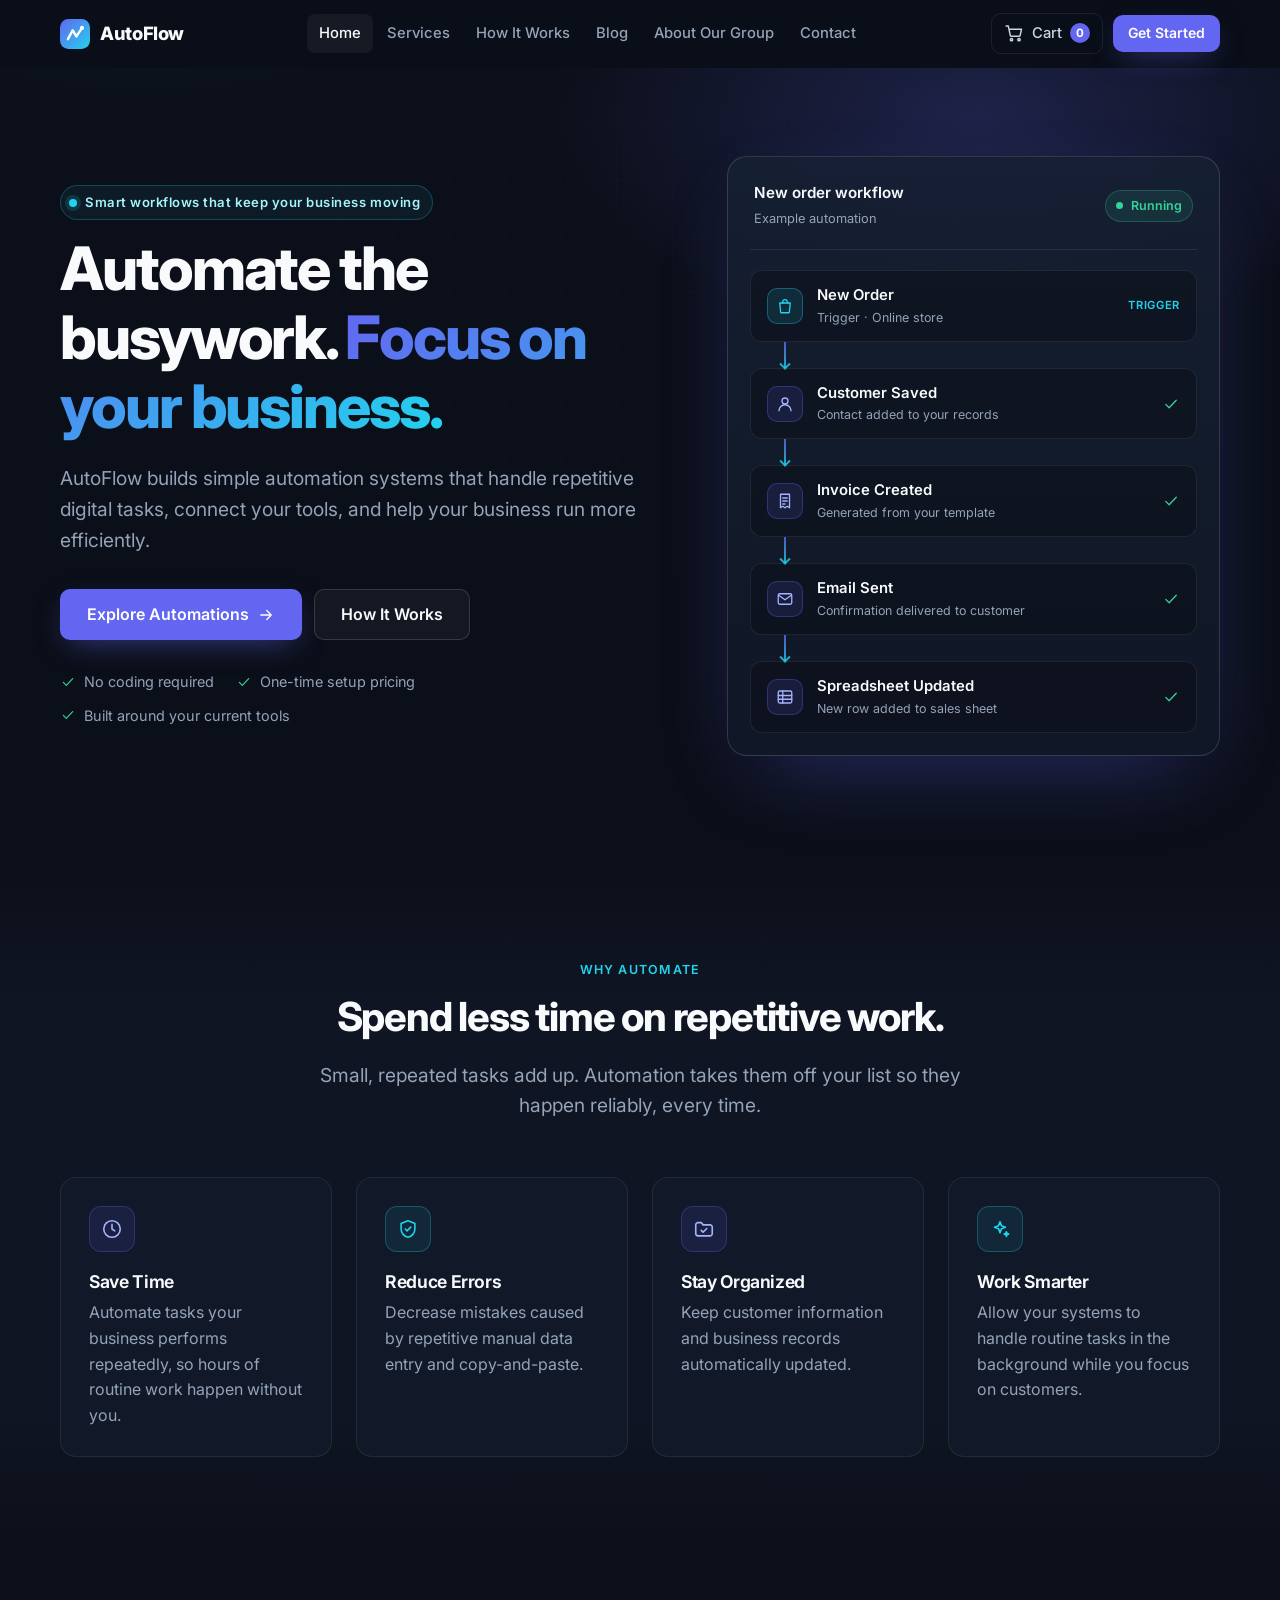
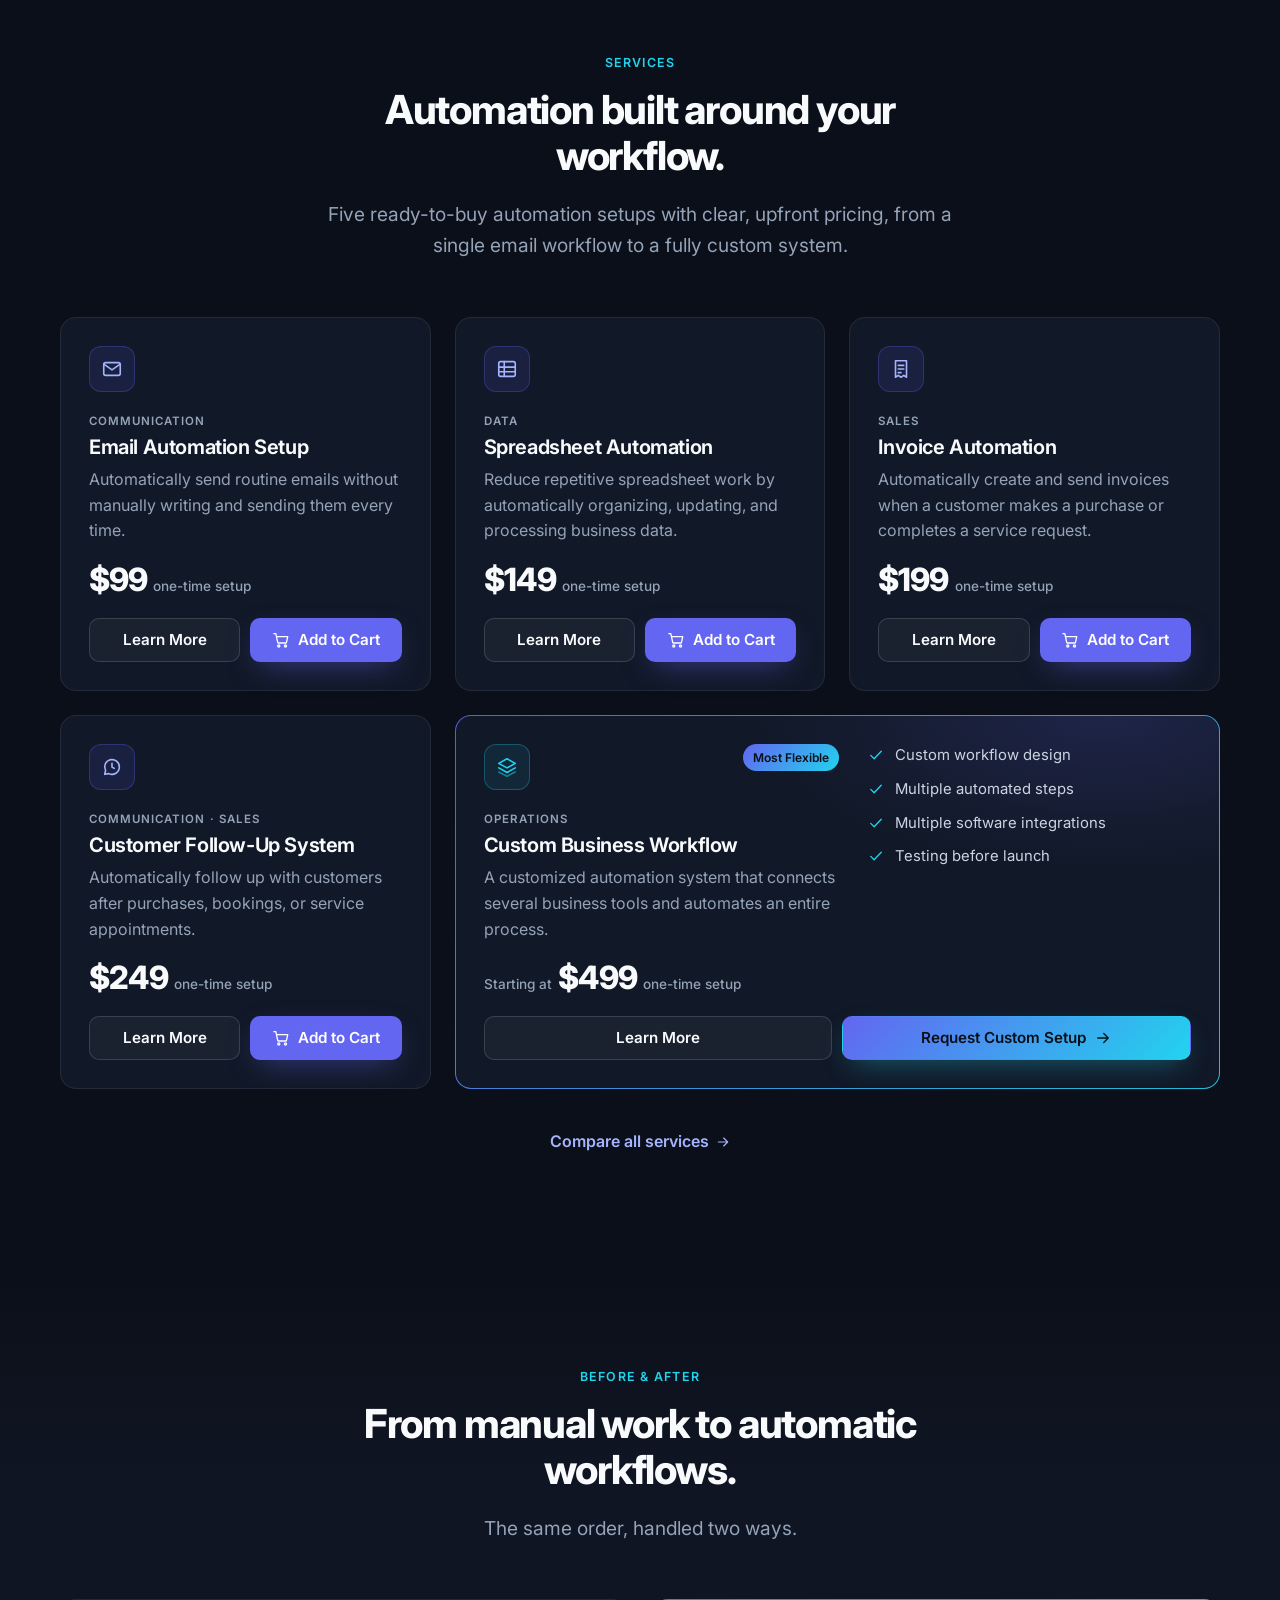
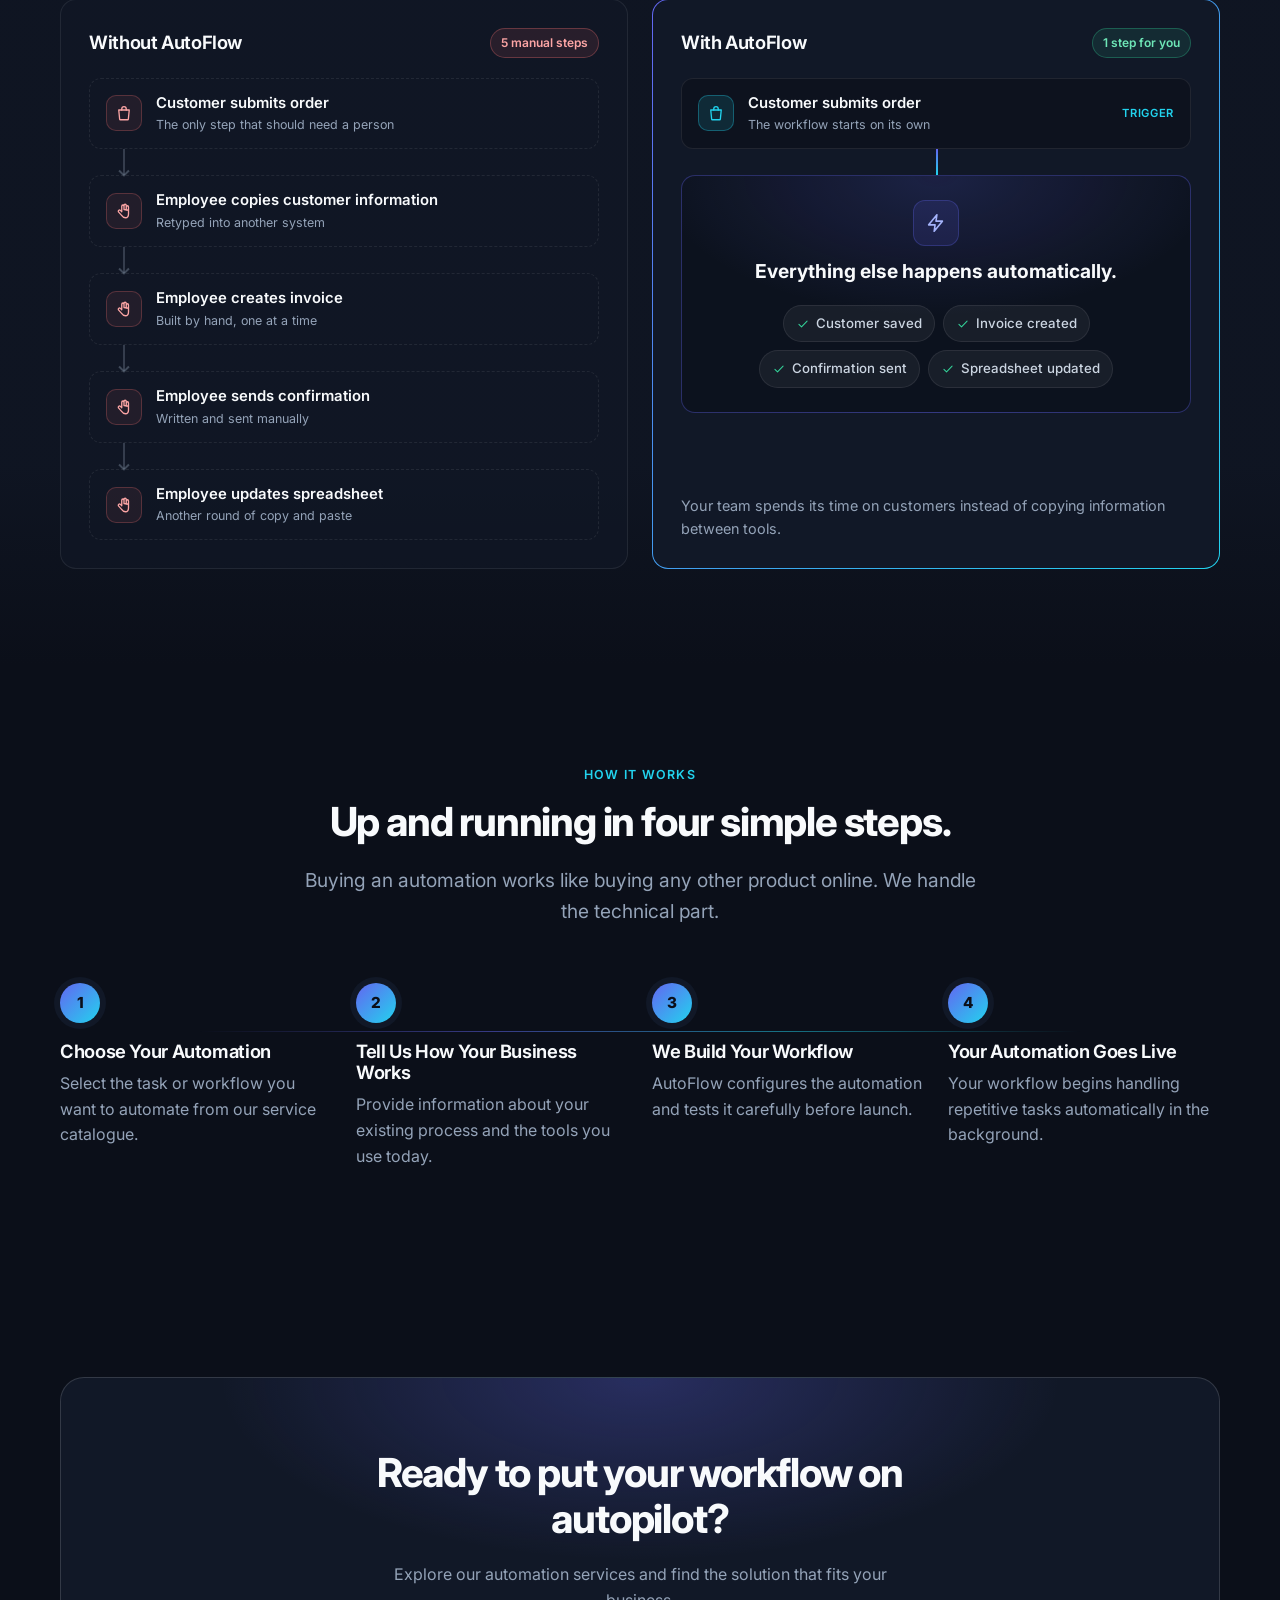
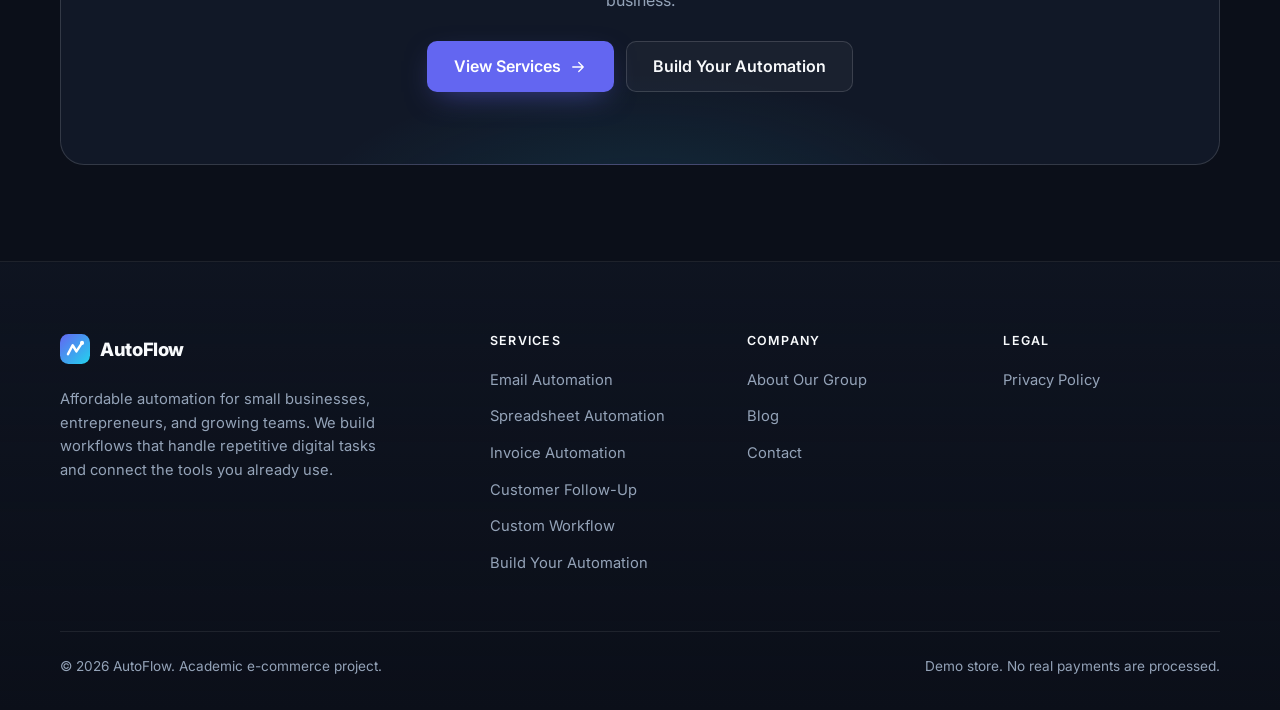
<file: autoflow/index.html>
<!DOCTYPE html>
<html lang="en">
<head>
<meta charset="utf-8">
<meta name="viewport" content="width=device-width, initial-scale=1">
<title>AutoFlow | Automation for Small Businesses</title>
<meta name="description" content="AutoFlow builds simple automation systems that handle repetitive digital tasks for small businesses, including emails, spreadsheets, invoices, and customer follow-ups.">
<meta name="theme-color" content="#0B0F19">
<meta name="color-scheme" content="dark">
<link rel="icon" href="assets/images/favicon.svg" type="image/svg+xml">
<link rel="preconnect" href="https://fonts.googleapis.com">
<link rel="preconnect" href="https://fonts.gstatic.com" crossorigin>
<link rel="stylesheet" href="https://fonts.googleapis.com/css2?family=Inter:wght@400;500;600;700;800&display=swap">
<link rel="stylesheet" href="css/style.css">
<script src="js/products.js" defer></script>
<script src="js/cart.js" defer></script>
<script src="js/main.js" defer></script>
</head>
<body>
<a class="skip-link" href="#main">Skip to main content</a>
<header class="site-header">
  <nav class="container nav" aria-label="Main">
    <a class="logo" href="index.html" aria-label="AutoFlow home"><svg class="logo-mark" viewBox="0 0 32 32" aria-hidden="true" focusable="false"><defs><linearGradient id="lg-h" x1="0" y1="0" x2="32" y2="32" gradientUnits="userSpaceOnUse"><stop stop-color="#6366F1"/><stop offset="1" stop-color="#22D3EE"/></linearGradient></defs><rect width="32" height="32" rx="9" fill="url(#lg-h)"/><path d="M8.5 21.5 13.5 12l4 6.5 6-9" fill="none" stroke="#fff" stroke-width="2.6" stroke-linecap="round" stroke-linejoin="round"/><circle cx="23.5" cy="9.5" r="2.2" fill="#fff"/></svg><span>AutoFlow</span></a>
    <ul class="nav-links" id="primary-nav">
      <li><a href="index.html" aria-current="page">Home</a></li><li><a href="services.html">Services</a></li><li><a href="index.html#how-it-works">How It Works</a></li><li><a href="blog.html">Blog</a></li><li><a href="about.html">About Our Group</a></li><li><a href="contact.html">Contact</a></li><li class="mobile-only"><a class="btn btn-primary" href="services.html">Get Started</a></li>
    </ul>
    <div class="nav-actions">
      <a class="cart-link" href="cart.html" data-cart-link aria-label="Cart"><svg class="icon" viewBox="0 0 24 24" fill="none" stroke="currentColor" stroke-width="1.75" stroke-linecap="round" stroke-linejoin="round" aria-hidden="true" focusable="false"><circle cx="9" cy="20" r="1.4"/><circle cx="18" cy="20" r="1.4"/><path d="M2.5 3.5h2.6l2.5 11.6a1.2 1.2 0 0 0 1.2.9h9.3a1.2 1.2 0 0 0 1.2-.9L21 7.5H6"/></svg><span class="cart-label">Cart</span><span class="cart-count" data-cart-count>0</span></a>
      <a class="btn btn-primary btn-sm btn-get" href="services.html">Get Started</a>
      <button class="nav-toggle" type="button" aria-controls="primary-nav" aria-expanded="false" aria-label="Open menu"><svg class="icon icon-open" viewBox="0 0 24 24" fill="none" stroke="currentColor" stroke-width="1.75" stroke-linecap="round" stroke-linejoin="round" aria-hidden="true" focusable="false"><path d="M4 7h16M4 12h16M4 17h16"/></svg><svg class="icon icon-close" viewBox="0 0 24 24" fill="none" stroke="currentColor" stroke-width="1.75" stroke-linecap="round" stroke-linejoin="round" aria-hidden="true" focusable="false"><path d="M6 6l12 12M18 6 6 18"/></svg></button>
    </div>
  </nav>
</header>
<main id="main" tabindex="-1">

<section class="hero" aria-labelledby="hero-title">
  <div class="container hero-grid">
    <div class="hero-copy">
      <p class="eyebrow eyebrow-pill"><span class="dot" aria-hidden="true"></span>Smart workflows that keep your business moving</p>
      <h1 id="hero-title">Automate the busywork. <span class="gradient-text">Focus on your business.</span></h1>
      <p class="lead">AutoFlow builds simple automation systems that handle repetitive digital tasks, connect your tools, and help your business run more efficiently.</p>
      <div class="hero-actions">
        <a class="btn btn-primary btn-lg" href="services.html">Explore Automations <svg class="icon icon-arrow" viewBox="0 0 24 24" fill="none" stroke="currentColor" stroke-width="1.75" stroke-linecap="round" stroke-linejoin="round" aria-hidden="true" focusable="false"><path d="M5 12h14M13 6l6 6-6 6"/></svg></a>
        <a class="btn btn-secondary btn-lg" href="#how-it-works">How It Works</a>
      </div>
      <ul class="hero-points">
        <li><svg class="icon" viewBox="0 0 24 24" fill="none" stroke="currentColor" stroke-width="1.75" stroke-linecap="round" stroke-linejoin="round" aria-hidden="true" focusable="false"><path d="m5 12.5 4.5 4.5L19 7"/></svg>No coding required</li>
        <li><svg class="icon" viewBox="0 0 24 24" fill="none" stroke="currentColor" stroke-width="1.75" stroke-linecap="round" stroke-linejoin="round" aria-hidden="true" focusable="false"><path d="m5 12.5 4.5 4.5L19 7"/></svg>One-time setup pricing</li>
        <li><svg class="icon" viewBox="0 0 24 24" fill="none" stroke="currentColor" stroke-width="1.75" stroke-linecap="round" stroke-linejoin="round" aria-hidden="true" focusable="false"><path d="m5 12.5 4.5 4.5L19 7"/></svg>Built around your current tools</li>
      </ul>
    </div>
    <figure class="flow" aria-labelledby="hero-flow-caption">
      <figcaption class="sr-only" id="hero-flow-caption">Example automation workflow: a new order automatically saves the customer, creates an invoice, sends an email, and updates a spreadsheet.</figcaption>
      <div class="flow-header" aria-hidden="true">
        <div><strong>New order workflow</strong><small>Example automation</small></div>
        <span class="status"><span class="status-dot"></span>Running</span>
      </div>
      <ol class="flow-steps"><li class="flow-step trigger"><span class="step-icon"><svg class="icon" viewBox="0 0 24 24" fill="none" stroke="currentColor" stroke-width="1.75" stroke-linecap="round" stroke-linejoin="round" aria-hidden="true" focusable="false"><path d="M5 8h14l-1.2 12.1a1 1 0 0 1-1 .9H7.2a1 1 0 0 1-1-.9L5 8z"/><path d="M9 8V6.5a3 3 0 0 1 6 0V8"/></svg></span><span class="step-text"><strong>New Order</strong><small>Trigger · Online store</small></span><span class="step-tag">Trigger</span></li><li class="flow-step "><span class="step-icon"><svg class="icon" viewBox="0 0 24 24" fill="none" stroke="currentColor" stroke-width="1.75" stroke-linecap="round" stroke-linejoin="round" aria-hidden="true" focusable="false"><circle cx="12" cy="8" r="4"/><path d="M4 21a8 8 0 0 1 16 0"/></svg></span><span class="step-text"><strong>Customer Saved</strong><small>Contact added to your records</small></span><span class="step-check"><svg class="icon" viewBox="0 0 24 24" fill="none" stroke="currentColor" stroke-width="1.75" stroke-linecap="round" stroke-linejoin="round" aria-hidden="true" focusable="false"><path d="m5 12.5 4.5 4.5L19 7"/></svg></span></li><li class="flow-step "><span class="step-icon"><svg class="icon" viewBox="0 0 24 24" fill="none" stroke="currentColor" stroke-width="1.75" stroke-linecap="round" stroke-linejoin="round" aria-hidden="true" focusable="false"><path d="M6 3h12v18l-3-2-3 2-3-2-3 2V3z"/><path d="M9 8h6M9 12h6M9 16h3"/></svg></span><span class="step-text"><strong>Invoice Created</strong><small>Generated from your template</small></span><span class="step-check"><svg class="icon" viewBox="0 0 24 24" fill="none" stroke="currentColor" stroke-width="1.75" stroke-linecap="round" stroke-linejoin="round" aria-hidden="true" focusable="false"><path d="m5 12.5 4.5 4.5L19 7"/></svg></span></li><li class="flow-step "><span class="step-icon"><svg class="icon" viewBox="0 0 24 24" fill="none" stroke="currentColor" stroke-width="1.75" stroke-linecap="round" stroke-linejoin="round" aria-hidden="true" focusable="false"><rect x="3" y="5" width="18" height="14" rx="2"/><path d="m3.5 7 8.5 6 8.5-6"/></svg></span><span class="step-text"><strong>Email Sent</strong><small>Confirmation delivered to customer</small></span><span class="step-check"><svg class="icon" viewBox="0 0 24 24" fill="none" stroke="currentColor" stroke-width="1.75" stroke-linecap="round" stroke-linejoin="round" aria-hidden="true" focusable="false"><path d="m5 12.5 4.5 4.5L19 7"/></svg></span></li><li class="flow-step "><span class="step-icon"><svg class="icon" viewBox="0 0 24 24" fill="none" stroke="currentColor" stroke-width="1.75" stroke-linecap="round" stroke-linejoin="round" aria-hidden="true" focusable="false"><rect x="3" y="4" width="18" height="16" rx="2"/><path d="M3 10h18M3 15h18M9 4v16"/></svg></span><span class="step-text"><strong>Spreadsheet Updated</strong><small>New row added to sales sheet</small></span><span class="step-check"><svg class="icon" viewBox="0 0 24 24" fill="none" stroke="currentColor" stroke-width="1.75" stroke-linecap="round" stroke-linejoin="round" aria-hidden="true" focusable="false"><path d="m5 12.5 4.5 4.5L19 7"/></svg></span></li></ol>
    </figure>
  </div>
</section>

<section class="section-alt" aria-labelledby="benefits-title">
  <div class="container">
    <div class="section-head">
      <p class="eyebrow">Why automate</p>
      <h2 id="benefits-title">Spend less time on repetitive work.</h2>
      <p class="lead">Small, repeated tasks add up. Automation takes them off your list so they happen reliably, every time.</p>
    </div>
    <div class="grid grid-4"><article class="card card-hover benefit"><span class="icon-box"><svg class="icon" viewBox="0 0 24 24" fill="none" stroke="currentColor" stroke-width="1.75" stroke-linecap="round" stroke-linejoin="round" aria-hidden="true" focusable="false"><circle cx="12" cy="12" r="9"/><path d="M12 7v5l3 2"/></svg></span><h3>Save Time</h3><p>Automate tasks your business performs repeatedly, so hours of routine work happen without you.</p></article><article class="card card-hover benefit"><span class="icon-box cyan"><svg class="icon" viewBox="0 0 24 24" fill="none" stroke="currentColor" stroke-width="1.75" stroke-linecap="round" stroke-linejoin="round" aria-hidden="true" focusable="false"><path d="M12 3 4.5 6v6c0 4.4 3.2 8.2 7.5 9 4.3-.8 7.5-4.6 7.5-9V6L12 3z"/><path d="m9 12 2 2 4-4"/></svg></span><h3>Reduce Errors</h3><p>Decrease mistakes caused by repetitive manual data entry and copy-and-paste.</p></article><article class="card card-hover benefit"><span class="icon-box"><svg class="icon" viewBox="0 0 24 24" fill="none" stroke="currentColor" stroke-width="1.75" stroke-linecap="round" stroke-linejoin="round" aria-hidden="true" focusable="false"><path d="M3 7.5A2.5 2.5 0 0 1 5.5 5H9l2 2.5h7.5A2.5 2.5 0 0 1 21 10v7a2.5 2.5 0 0 1-2.5 2.5h-13A2.5 2.5 0 0 1 3 17V7.5z"/><path d="m9 13.5 2 2 4-4"/></svg></span><h3>Stay Organized</h3><p>Keep customer information and business records automatically updated.</p></article><article class="card card-hover benefit"><span class="icon-box cyan"><svg class="icon" viewBox="0 0 24 24" fill="none" stroke="currentColor" stroke-width="1.75" stroke-linecap="round" stroke-linejoin="round" aria-hidden="true" focusable="false"><path d="M12 4l1.6 4.4L18 10l-4.4 1.6L12 16l-1.6-4.4L6 10l4.4-1.6L12 4z"/><path d="M19 15l.7 1.8 1.8.7-1.8.7L19 20l-.7-1.8-1.8-.7 1.8-.7L19 15z"/></svg></span><h3>Work Smarter</h3><p>Allow your systems to handle routine tasks in the background while you focus on customers.</p></article></div>
  </div>
</section>

<section aria-labelledby="services-title">
  <div class="container">
    <div class="section-head">
      <p class="eyebrow">Services</p>
      <h2 id="services-title">Automation built around your workflow.</h2>
      <p class="lead">Five ready-to-buy automation setups with clear, upfront pricing, from a single email workflow to a fully custom system.</p>
    </div>
    <div class="grid grid-3 product-grid"><article class="card card-hover product-card" data-categories="communication"><div class="product-card-top"><span class="icon-box"><svg class="icon" viewBox="0 0 24 24" fill="none" stroke="currentColor" stroke-width="1.75" stroke-linecap="round" stroke-linejoin="round" aria-hidden="true" focusable="false"><rect x="3" y="5" width="18" height="14" rx="2"/><path d="m3.5 7 8.5 6 8.5-6"/></svg></span></div><span class="product-category">Communication</span><h3><a href="product.html?id=email">Email Automation Setup</a></h3><p class="desc">Automatically send routine emails without manually writing and sending them every time.</p><p class="price"><span class="price-amount">$99</span><span class="price-suffix">one-time setup</span></p><div class="card-actions"><a class="btn btn-secondary" href="product.html?id=email">Learn More<span class="sr-only"> about Email Automation Setup</span></a><button type="button" class="btn btn-primary" data-add-to-cart="email"><svg class="icon" viewBox="0 0 24 24" fill="none" stroke="currentColor" stroke-width="1.75" stroke-linecap="round" stroke-linejoin="round" aria-hidden="true" focusable="false"><circle cx="9" cy="20" r="1.4"/><circle cx="18" cy="20" r="1.4"/><path d="M2.5 3.5h2.6l2.5 11.6a1.2 1.2 0 0 0 1.2.9h9.3a1.2 1.2 0 0 0 1.2-.9L21 7.5H6"/></svg><span>Add to Cart<span class="sr-only"> – Email Automation Setup</span></span></button></div></article><article class="card card-hover product-card" data-categories="data"><div class="product-card-top"><span class="icon-box"><svg class="icon" viewBox="0 0 24 24" fill="none" stroke="currentColor" stroke-width="1.75" stroke-linecap="round" stroke-linejoin="round" aria-hidden="true" focusable="false"><rect x="3" y="4" width="18" height="16" rx="2"/><path d="M3 10h18M3 15h18M9 4v16"/></svg></span></div><span class="product-category">Data</span><h3><a href="product.html?id=spreadsheet">Spreadsheet Automation</a></h3><p class="desc">Reduce repetitive spreadsheet work by automatically organizing, updating, and processing business data.</p><p class="price"><span class="price-amount">$149</span><span class="price-suffix">one-time setup</span></p><div class="card-actions"><a class="btn btn-secondary" href="product.html?id=spreadsheet">Learn More<span class="sr-only"> about Spreadsheet Automation</span></a><button type="button" class="btn btn-primary" data-add-to-cart="spreadsheet"><svg class="icon" viewBox="0 0 24 24" fill="none" stroke="currentColor" stroke-width="1.75" stroke-linecap="round" stroke-linejoin="round" aria-hidden="true" focusable="false"><circle cx="9" cy="20" r="1.4"/><circle cx="18" cy="20" r="1.4"/><path d="M2.5 3.5h2.6l2.5 11.6a1.2 1.2 0 0 0 1.2.9h9.3a1.2 1.2 0 0 0 1.2-.9L21 7.5H6"/></svg><span>Add to Cart<span class="sr-only"> – Spreadsheet Automation</span></span></button></div></article><article class="card card-hover product-card" data-categories="sales"><div class="product-card-top"><span class="icon-box"><svg class="icon" viewBox="0 0 24 24" fill="none" stroke="currentColor" stroke-width="1.75" stroke-linecap="round" stroke-linejoin="round" aria-hidden="true" focusable="false"><path d="M6 3h12v18l-3-2-3 2-3-2-3 2V3z"/><path d="M9 8h6M9 12h6M9 16h3"/></svg></span></div><span class="product-category">Sales</span><h3><a href="product.html?id=invoice">Invoice Automation</a></h3><p class="desc">Automatically create and send invoices when a customer makes a purchase or completes a service request.</p><p class="price"><span class="price-amount">$199</span><span class="price-suffix">one-time setup</span></p><div class="card-actions"><a class="btn btn-secondary" href="product.html?id=invoice">Learn More<span class="sr-only"> about Invoice Automation</span></a><button type="button" class="btn btn-primary" data-add-to-cart="invoice"><svg class="icon" viewBox="0 0 24 24" fill="none" stroke="currentColor" stroke-width="1.75" stroke-linecap="round" stroke-linejoin="round" aria-hidden="true" focusable="false"><circle cx="9" cy="20" r="1.4"/><circle cx="18" cy="20" r="1.4"/><path d="M2.5 3.5h2.6l2.5 11.6a1.2 1.2 0 0 0 1.2.9h9.3a1.2 1.2 0 0 0 1.2-.9L21 7.5H6"/></svg><span>Add to Cart<span class="sr-only"> – Invoice Automation</span></span></button></div></article><article class="card card-hover product-card" data-categories="communication sales"><div class="product-card-top"><span class="icon-box"><svg class="icon" viewBox="0 0 24 24" fill="none" stroke="currentColor" stroke-width="1.75" stroke-linecap="round" stroke-linejoin="round" aria-hidden="true" focusable="false"><path d="M20 12a8 8 0 0 1-11.5 7.2L4 20l1-4.2A8 8 0 1 1 20 12z"/><path d="M12 8v4l2.5 1.5"/></svg></span></div><span class="product-category">Communication · Sales</span><h3><a href="product.html?id=followup">Customer Follow-Up System</a></h3><p class="desc">Automatically follow up with customers after purchases, bookings, or service appointments.</p><p class="price"><span class="price-amount">$249</span><span class="price-suffix">one-time setup</span></p><div class="card-actions"><a class="btn btn-secondary" href="product.html?id=followup">Learn More<span class="sr-only"> about Customer Follow-Up System</span></a><button type="button" class="btn btn-primary" data-add-to-cart="followup"><svg class="icon" viewBox="0 0 24 24" fill="none" stroke="currentColor" stroke-width="1.75" stroke-linecap="round" stroke-linejoin="round" aria-hidden="true" focusable="false"><circle cx="9" cy="20" r="1.4"/><circle cx="18" cy="20" r="1.4"/><path d="M2.5 3.5h2.6l2.5 11.6a1.2 1.2 0 0 0 1.2.9h9.3a1.2 1.2 0 0 0 1.2-.9L21 7.5H6"/></svg><span>Add to Cart<span class="sr-only"> – Customer Follow-Up System</span></span></button></div></article><article class="card card-hover product-card premium" data-categories="operations"><div class="premium-body"><div><div class="product-card-top"><span class="icon-box cyan"><svg class="icon" viewBox="0 0 24 24" fill="none" stroke="currentColor" stroke-width="1.75" stroke-linecap="round" stroke-linejoin="round" aria-hidden="true" focusable="false"><path d="m12 3 9 5-9 5-9-5 9-5z"/><path d="m3 13 9 5 9-5"/><path d="m3 17.5 9 4.5 9-4.5" opacity=".5"/></svg></span><span class="badge badge-grad">Most Flexible</span></div><span class="product-category">Operations</span><h3><a href="product.html?id=custom">Custom Business Workflow</a></h3><p class="desc">A customized automation system that connects several business tools and automates an entire process.</p><p class="price"><span class="price-prefix">Starting at</span><span class="price-amount">$499</span><span class="price-suffix">one-time setup</span></p></div><div><ul class="features"><li><svg class="icon" viewBox="0 0 24 24" fill="none" stroke="currentColor" stroke-width="1.75" stroke-linecap="round" stroke-linejoin="round" aria-hidden="true" focusable="false"><path d="m5 12.5 4.5 4.5L19 7"/></svg><span>Custom workflow design</span></li><li><svg class="icon" viewBox="0 0 24 24" fill="none" stroke="currentColor" stroke-width="1.75" stroke-linecap="round" stroke-linejoin="round" aria-hidden="true" focusable="false"><path d="m5 12.5 4.5 4.5L19 7"/></svg><span>Multiple automated steps</span></li><li><svg class="icon" viewBox="0 0 24 24" fill="none" stroke="currentColor" stroke-width="1.75" stroke-linecap="round" stroke-linejoin="round" aria-hidden="true" focusable="false"><path d="m5 12.5 4.5 4.5L19 7"/></svg><span>Multiple software integrations</span></li><li><svg class="icon" viewBox="0 0 24 24" fill="none" stroke="currentColor" stroke-width="1.75" stroke-linecap="round" stroke-linejoin="round" aria-hidden="true" focusable="false"><path d="m5 12.5 4.5 4.5L19 7"/></svg><span>Testing before launch</span></li></ul></div></div><div class="card-actions"><a class="btn btn-secondary" href="product.html?id=custom">Learn More<span class="sr-only"> about Custom Business Workflow</span></a><a class="btn btn-gradient" href="contact.html?interest=custom">Request Custom Setup <svg class="icon icon-arrow" viewBox="0 0 24 24" fill="none" stroke="currentColor" stroke-width="1.75" stroke-linecap="round" stroke-linejoin="round" aria-hidden="true" focusable="false"><path d="M5 12h14M13 6l6 6-6 6"/></svg></a></div></article></div>
    <p class="center" style="margin-top:40px"><a class="text-link" href="services.html">Compare all services <svg class="icon" viewBox="0 0 24 24" fill="none" stroke="currentColor" stroke-width="1.75" stroke-linecap="round" stroke-linejoin="round" aria-hidden="true" focusable="false"><path d="M5 12h14M13 6l6 6-6 6"/></svg></a></p>
  </div>
</section>

<section class="section-alt" aria-labelledby="compare-title">
  <div class="container">
    <div class="section-head">
      <p class="eyebrow">Before &amp; after</p>
      <h2 id="compare-title">From manual work to automatic workflows.</h2>
      <p class="lead">The same order, handled two ways.</p>
    </div>
    <div class="compare">
      <div class="card compare-col manual">
        <div class="label"><h3>Without AutoFlow</h3><span class="badge badge-manual">5 manual steps</span></div>
        <ol class="flow-steps"><li class="flow-step "><span class="step-icon"><svg class="icon" viewBox="0 0 24 24" fill="none" stroke="currentColor" stroke-width="1.75" stroke-linecap="round" stroke-linejoin="round" aria-hidden="true" focusable="false"><path d="M5 8h14l-1.2 12.1a1 1 0 0 1-1 .9H7.2a1 1 0 0 1-1-.9L5 8z"/><path d="M9 8V6.5a3 3 0 0 1 6 0V8"/></svg></span><span class="step-text"><strong>Customer submits order</strong><small>The only step that should need a person</small></span></li><li class="flow-step "><span class="step-icon"><svg class="icon" viewBox="0 0 24 24" fill="none" stroke="currentColor" stroke-width="1.75" stroke-linecap="round" stroke-linejoin="round" aria-hidden="true" focusable="false"><path d="M18 11V6.5a1.5 1.5 0 0 0-3 0V11M15 10V4.5a1.5 1.5 0 0 0-3 0V10M12 10V5.5a1.5 1.5 0 0 0-3 0V13l-1.8-1.8a1.6 1.6 0 0 0-2.3 2.3l3.6 4C9.8 19.4 11.3 21 14 21c3 0 4-2 4-5v-5z"/></svg></span><span class="step-text"><strong>Employee copies customer information</strong><small>Retyped into another system</small></span></li><li class="flow-step "><span class="step-icon"><svg class="icon" viewBox="0 0 24 24" fill="none" stroke="currentColor" stroke-width="1.75" stroke-linecap="round" stroke-linejoin="round" aria-hidden="true" focusable="false"><path d="M18 11V6.5a1.5 1.5 0 0 0-3 0V11M15 10V4.5a1.5 1.5 0 0 0-3 0V10M12 10V5.5a1.5 1.5 0 0 0-3 0V13l-1.8-1.8a1.6 1.6 0 0 0-2.3 2.3l3.6 4C9.8 19.4 11.3 21 14 21c3 0 4-2 4-5v-5z"/></svg></span><span class="step-text"><strong>Employee creates invoice</strong><small>Built by hand, one at a time</small></span></li><li class="flow-step "><span class="step-icon"><svg class="icon" viewBox="0 0 24 24" fill="none" stroke="currentColor" stroke-width="1.75" stroke-linecap="round" stroke-linejoin="round" aria-hidden="true" focusable="false"><path d="M18 11V6.5a1.5 1.5 0 0 0-3 0V11M15 10V4.5a1.5 1.5 0 0 0-3 0V10M12 10V5.5a1.5 1.5 0 0 0-3 0V13l-1.8-1.8a1.6 1.6 0 0 0-2.3 2.3l3.6 4C9.8 19.4 11.3 21 14 21c3 0 4-2 4-5v-5z"/></svg></span><span class="step-text"><strong>Employee sends confirmation</strong><small>Written and sent manually</small></span></li><li class="flow-step "><span class="step-icon"><svg class="icon" viewBox="0 0 24 24" fill="none" stroke="currentColor" stroke-width="1.75" stroke-linecap="round" stroke-linejoin="round" aria-hidden="true" focusable="false"><path d="M18 11V6.5a1.5 1.5 0 0 0-3 0V11M15 10V4.5a1.5 1.5 0 0 0-3 0V10M12 10V5.5a1.5 1.5 0 0 0-3 0V13l-1.8-1.8a1.6 1.6 0 0 0-2.3 2.3l3.6 4C9.8 19.4 11.3 21 14 21c3 0 4-2 4-5v-5z"/></svg></span><span class="step-text"><strong>Employee updates spreadsheet</strong><small>Another round of copy and paste</small></span></li></ol>
      </div>
      <div class="card compare-col auto">
        <div class="label"><h3>With AutoFlow</h3><span class="badge badge-auto">1 step for you</span></div>
        <ol class="flow-steps"><li class="flow-step trigger"><span class="step-icon"><svg class="icon" viewBox="0 0 24 24" fill="none" stroke="currentColor" stroke-width="1.75" stroke-linecap="round" stroke-linejoin="round" aria-hidden="true" focusable="false"><path d="M5 8h14l-1.2 12.1a1 1 0 0 1-1 .9H7.2a1 1 0 0 1-1-.9L5 8z"/><path d="M9 8V6.5a3 3 0 0 1 6 0V8"/></svg></span><span class="step-text"><strong>Customer submits order</strong><small>The workflow starts on its own</small></span><span class="step-tag">Trigger</span></li></ol>
        <div class="auto-panel">
          <span class="icon-box"><svg class="icon" viewBox="0 0 24 24" fill="none" stroke="currentColor" stroke-width="1.75" stroke-linecap="round" stroke-linejoin="round" aria-hidden="true" focusable="false"><path d="M13 3 4 14h7l-1 7 9-11h-7l1-7z"/></svg></span>
          <p class="big">Everything else happens automatically.</p>
          <ul class="chip-list"><li class="chip"><svg class="icon" viewBox="0 0 24 24" fill="none" stroke="currentColor" stroke-width="1.75" stroke-linecap="round" stroke-linejoin="round" aria-hidden="true" focusable="false"><path d="m5 12.5 4.5 4.5L19 7"/></svg>Customer saved</li><li class="chip"><svg class="icon" viewBox="0 0 24 24" fill="none" stroke="currentColor" stroke-width="1.75" stroke-linecap="round" stroke-linejoin="round" aria-hidden="true" focusable="false"><path d="m5 12.5 4.5 4.5L19 7"/></svg>Invoice created</li><li class="chip"><svg class="icon" viewBox="0 0 24 24" fill="none" stroke="currentColor" stroke-width="1.75" stroke-linecap="round" stroke-linejoin="round" aria-hidden="true" focusable="false"><path d="m5 12.5 4.5 4.5L19 7"/></svg>Confirmation sent</li><li class="chip"><svg class="icon" viewBox="0 0 24 24" fill="none" stroke="currentColor" stroke-width="1.75" stroke-linecap="round" stroke-linejoin="round" aria-hidden="true" focusable="false"><path d="m5 12.5 4.5 4.5L19 7"/></svg>Spreadsheet updated</li></ul>
        </div>
        <p class="auto-note">Your team spends its time on customers instead of copying information between tools.</p>
      </div>
    </div>
  </div>
</section>

<section id="how-it-works" aria-labelledby="how-title">
  <div class="container">
    <div class="section-head">
      <p class="eyebrow">How it works</p>
      <h2 id="how-title">Up and running in four simple steps.</h2>
      <p class="lead">Buying an automation works like buying any other product online. We handle the technical part.</p>
    </div>
    <ol class="steps"><li class="step"><span class="step-num" aria-hidden="true">1</span><h3><span class="sr-only">Step 1: </span>Choose Your Automation</h3><p>Select the task or workflow you want to automate from our service catalogue.</p></li><li class="step"><span class="step-num" aria-hidden="true">2</span><h3><span class="sr-only">Step 2: </span>Tell Us How Your Business Works</h3><p>Provide information about your existing process and the tools you use today.</p></li><li class="step"><span class="step-num" aria-hidden="true">3</span><h3><span class="sr-only">Step 3: </span>We Build Your Workflow</h3><p>AutoFlow configures the automation and tests it carefully before launch.</p></li><li class="step"><span class="step-num" aria-hidden="true">4</span><h3><span class="sr-only">Step 4: </span>Your Automation Goes Live</h3><p>Your workflow begins handling repetitive tasks automatically in the background.</p></li></ol>
  </div>
</section>

<section>
  <div class="container">
    <div class="cta-band">
      <h2>Ready to put your workflow on autopilot?</h2>
      <p>Explore our automation services and find the solution that fits your business.</p>
      <div class="cta-actions"><a class="btn btn-primary btn-lg" href="services.html">View Services <svg class="icon icon-arrow" viewBox="0 0 24 24" fill="none" stroke="currentColor" stroke-width="1.75" stroke-linecap="round" stroke-linejoin="round" aria-hidden="true" focusable="false"><path d="M5 12h14M13 6l6 6-6 6"/></svg></a><a class="btn btn-secondary btn-lg" href="automation-builder.html">Build Your Automation</a></div>
    </div>
  </div>
</section>

</main>
<footer class="site-footer">
  <div class="container">
    <div class="footer-grid">
      <div class="footer-brand">
        <a class="logo" href="index.html" aria-label="AutoFlow home"><svg class="logo-mark" viewBox="0 0 32 32" aria-hidden="true" focusable="false"><defs><linearGradient id="lg-f" x1="0" y1="0" x2="32" y2="32" gradientUnits="userSpaceOnUse"><stop stop-color="#6366F1"/><stop offset="1" stop-color="#22D3EE"/></linearGradient></defs><rect width="32" height="32" rx="9" fill="url(#lg-f)"/><path d="M8.5 21.5 13.5 12l4 6.5 6-9" fill="none" stroke="#fff" stroke-width="2.6" stroke-linecap="round" stroke-linejoin="round"/><circle cx="23.5" cy="9.5" r="2.2" fill="#fff"/></svg><span>AutoFlow</span></a>
        <p>Affordable automation for small businesses, entrepreneurs, and growing teams. We build workflows that handle repetitive digital tasks and connect the tools you already use.</p>
      </div>
      <div>
        <h2 class="footer-title">Services</h2>
        <ul class="footer-links">
          <li><a href="product.html?id=email">Email Automation</a></li>
          <li><a href="product.html?id=spreadsheet">Spreadsheet Automation</a></li>
          <li><a href="product.html?id=invoice">Invoice Automation</a></li>
          <li><a href="product.html?id=followup">Customer Follow-Up</a></li>
          <li><a href="product.html?id=custom">Custom Workflow</a></li>
          <li><a href="automation-builder.html">Build Your Automation</a></li>
        </ul>
      </div>
      <div>
        <h2 class="footer-title">Company</h2>
        <ul class="footer-links">
          <li><a href="about.html">About Our Group</a></li>
          <li><a href="blog.html">Blog</a></li>
          <li><a href="contact.html">Contact</a></li>
        </ul>
      </div>
      <div>
        <h2 class="footer-title">Legal</h2>
        <ul class="footer-links">
          <li><a href="privacy.html">Privacy Policy</a></li>
        </ul>
      </div>
    </div>
    <div class="footer-bottom">
      <p>© 2026 AutoFlow. Academic e-commerce project.</p>
      <p>Demo store. No real payments are processed.</p>
    </div>
  </div>
</footer>
<div class="toast-region" aria-live="polite"></div>
</body>
</html>
</file>
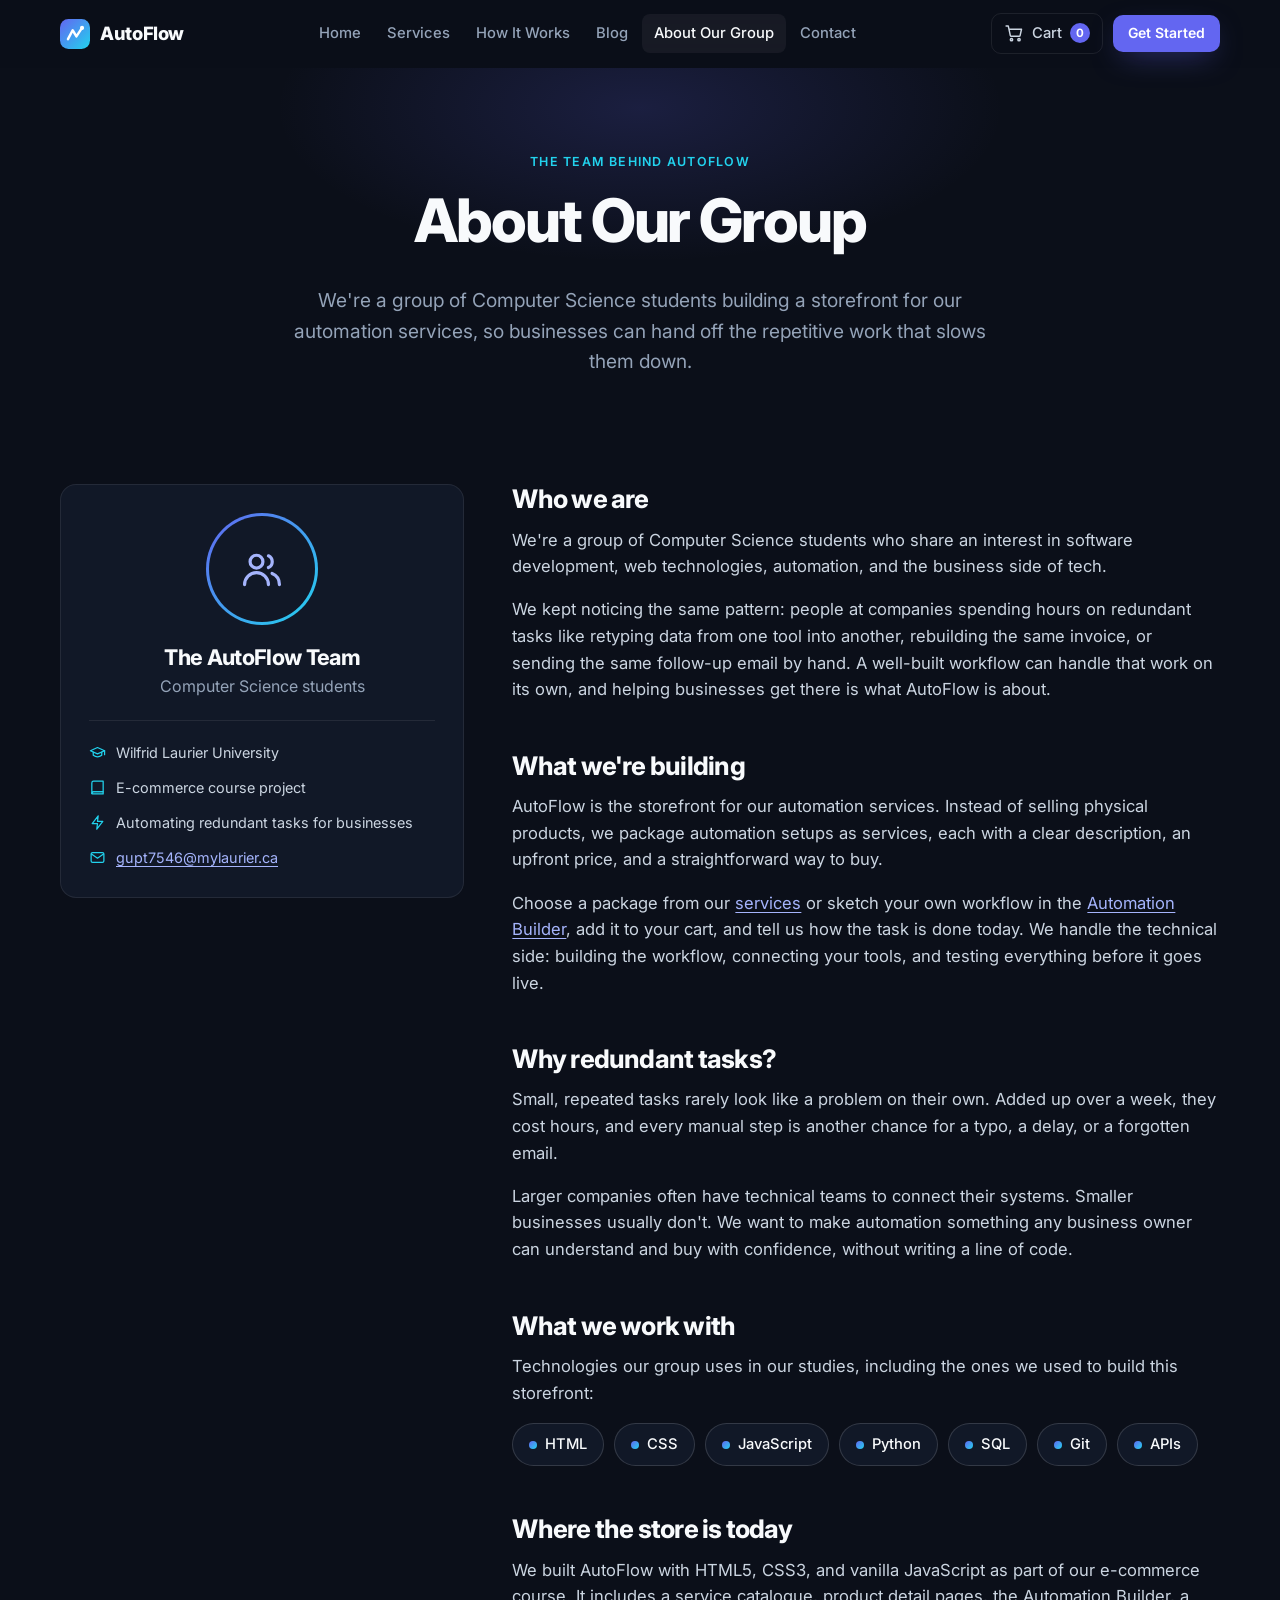
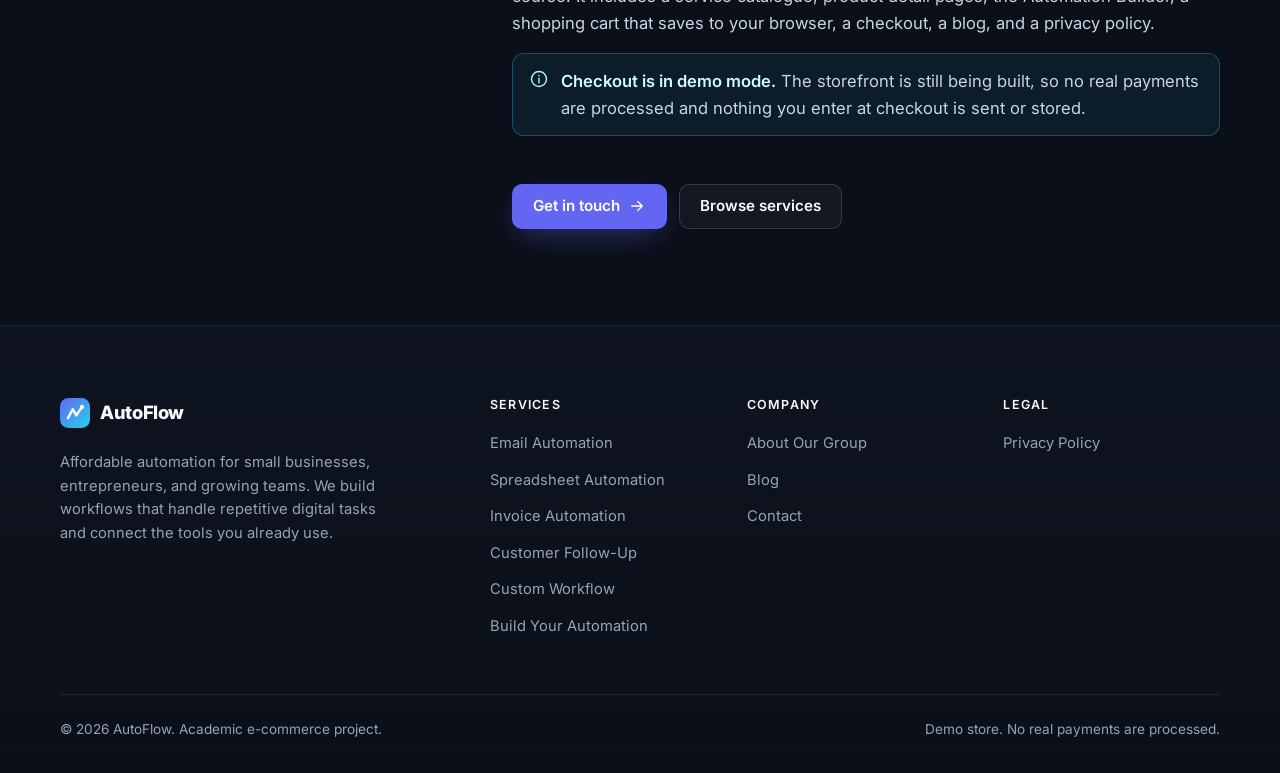
<file: autoflow/about.html>
<!DOCTYPE html>
<html lang="en">
<head>
<meta charset="utf-8">
<meta name="viewport" content="width=device-width, initial-scale=1">
<title>About Our Group | AutoFlow</title>
<meta name="description" content="Meet the group of Computer Science students behind AutoFlow, a storefront for automation services that take redundant tasks off businesses' plates.">
<meta name="theme-color" content="#0B0F19">
<meta name="color-scheme" content="dark">
<link rel="icon" href="assets/images/favicon.svg" type="image/svg+xml">
<link rel="preconnect" href="https://fonts.googleapis.com">
<link rel="preconnect" href="https://fonts.gstatic.com" crossorigin>
<link rel="stylesheet" href="https://fonts.googleapis.com/css2?family=Inter:wght@400;500;600;700;800&display=swap">
<link rel="stylesheet" href="css/style.css">
<script src="js/products.js" defer></script>
<script src="js/cart.js" defer></script>
<script src="js/main.js" defer></script>
</head>
<body>
<a class="skip-link" href="#main">Skip to main content</a>
<header class="site-header">
  <nav class="container nav" aria-label="Main">
    <a class="logo" href="index.html" aria-label="AutoFlow home"><svg class="logo-mark" viewBox="0 0 32 32" aria-hidden="true" focusable="false"><defs><linearGradient id="lg-h" x1="0" y1="0" x2="32" y2="32" gradientUnits="userSpaceOnUse"><stop stop-color="#6366F1"/><stop offset="1" stop-color="#22D3EE"/></linearGradient></defs><rect width="32" height="32" rx="9" fill="url(#lg-h)"/><path d="M8.5 21.5 13.5 12l4 6.5 6-9" fill="none" stroke="#fff" stroke-width="2.6" stroke-linecap="round" stroke-linejoin="round"/><circle cx="23.5" cy="9.5" r="2.2" fill="#fff"/></svg><span>AutoFlow</span></a>
    <ul class="nav-links" id="primary-nav">
      <li><a href="index.html">Home</a></li><li><a href="services.html">Services</a></li><li><a href="index.html#how-it-works">How It Works</a></li><li><a href="blog.html">Blog</a></li><li><a href="about.html" aria-current="page">About Our Group</a></li><li><a href="contact.html">Contact</a></li><li class="mobile-only"><a class="btn btn-primary" href="services.html">Get Started</a></li>
    </ul>
    <div class="nav-actions">
      <a class="cart-link" href="cart.html" data-cart-link aria-label="Cart"><svg class="icon" viewBox="0 0 24 24" fill="none" stroke="currentColor" stroke-width="1.75" stroke-linecap="round" stroke-linejoin="round" aria-hidden="true" focusable="false"><circle cx="9" cy="20" r="1.4"/><circle cx="18" cy="20" r="1.4"/><path d="M2.5 3.5h2.6l2.5 11.6a1.2 1.2 0 0 0 1.2.9h9.3a1.2 1.2 0 0 0 1.2-.9L21 7.5H6"/></svg><span class="cart-label">Cart</span><span class="cart-count" data-cart-count>0</span></a>
      <a class="btn btn-primary btn-sm btn-get" href="services.html">Get Started</a>
      <button class="nav-toggle" type="button" aria-controls="primary-nav" aria-expanded="false" aria-label="Open menu"><svg class="icon icon-open" viewBox="0 0 24 24" fill="none" stroke="currentColor" stroke-width="1.75" stroke-linecap="round" stroke-linejoin="round" aria-hidden="true" focusable="false"><path d="M4 7h16M4 12h16M4 17h16"/></svg><svg class="icon icon-close" viewBox="0 0 24 24" fill="none" stroke="currentColor" stroke-width="1.75" stroke-linecap="round" stroke-linejoin="round" aria-hidden="true" focusable="false"><path d="M6 6l12 12M18 6 6 18"/></svg></button>
    </div>
  </nav>
</header>
<main id="main" tabindex="-1">

<section class="page-hero" aria-labelledby="page-title">
  <div class="container">
    <p class="eyebrow">The team behind AutoFlow</p>
    <h1 id="page-title">About Our Group</h1>
    <p class="lead">We're a group of Computer Science students building a storefront for our automation services, so businesses can hand off the repetitive work that slows them down.</p>
  </div>
</section>
<section class="section-tight" aria-label="About our group">
  <div class="container about-layout">
    <aside class="card profile-card" aria-label="Group profile">
      <div class="avatar"><div class="avatar-inner"><svg class="icon" viewBox="0 0 24 24" fill="none" stroke="currentColor" stroke-width="1.75" stroke-linecap="round" stroke-linejoin="round" aria-hidden="true" focusable="false"><circle cx="9" cy="8" r="3.5"/><path d="M2.5 20.5a6.5 6.5 0 0 1 13 0"/><path d="M15.5 4.8a3.5 3.5 0 0 1 0 6.4M17.5 14.4a6.5 6.5 0 0 1 4 6.1"/></svg></div></div>
      <h2>The AutoFlow Team</h2>
      <p class="mb-0">Computer Science students</p>
      <ul class="profile-meta">
        <li><svg class="icon" viewBox="0 0 24 24" fill="none" stroke="currentColor" stroke-width="1.75" stroke-linecap="round" stroke-linejoin="round" aria-hidden="true" focusable="false"><path d="M2 9.5 12 5l10 4.5L12 14 2 9.5z"/><path d="M6 11.5V16c3.5 2.7 8.5 2.7 12 0v-4.5M22 9.5V15"/></svg><span>Wilfrid Laurier University</span></li>
        <li><svg class="icon" viewBox="0 0 24 24" fill="none" stroke="currentColor" stroke-width="1.75" stroke-linecap="round" stroke-linejoin="round" aria-hidden="true" focusable="false"><path d="M4 5.5A2.5 2.5 0 0 1 6.5 3H20v15H6.5A2.5 2.5 0 0 0 4 20.5v-15z"/><path d="M4 20.5A2.5 2.5 0 0 1 6.5 18H20v3H6.5A2.5 2.5 0 0 1 4 20.5z"/></svg><span>E-commerce course project</span></li>
        <li><svg class="icon" viewBox="0 0 24 24" fill="none" stroke="currentColor" stroke-width="1.75" stroke-linecap="round" stroke-linejoin="round" aria-hidden="true" focusable="false"><path d="M13 2.5 4.5 13.5H12l-1 8 8.5-11H12l1-8z"/></svg><span>Automating redundant tasks for businesses</span></li>
        <li><svg class="icon" viewBox="0 0 24 24" fill="none" stroke="currentColor" stroke-width="1.75" stroke-linecap="round" stroke-linejoin="round" aria-hidden="true" focusable="false"><rect x="3" y="5" width="18" height="14" rx="2"/><path d="m3.5 7 8.5 6 8.5-6"/></svg><span><a href="mailto:gupt7546@mylaurier.ca">gupt7546@mylaurier.ca</a></span></li>
      </ul>
    </aside>
    <div class="about-content">
      <div class="about-block">
        <h2>Who we are</h2>
        <p>We're a group of Computer Science students who share an interest in software development, web technologies, automation, and the business side of tech.</p>
        <p>We kept noticing the same pattern: people at companies spending hours on redundant tasks like retyping data from one tool into another, rebuilding the same invoice, or sending the same follow-up email by hand. A well-built workflow can handle that work on its own, and helping businesses get there is what AutoFlow is about.</p>
      </div>
      <div class="about-block">
        <h2>What we're building</h2>
        <p>AutoFlow is the storefront for our automation services. Instead of selling physical products, we package automation setups as services, each with a clear description, an upfront price, and a straightforward way to buy.</p>
        <p>Choose a package from our <a href="services.html">services</a> or sketch your own workflow in the <a href="automation-builder.html">Automation Builder</a>, add it to your cart, and tell us how the task is done today. We handle the technical side: building the workflow, connecting your tools, and testing everything before it goes live.</p>
      </div>
      <div class="about-block">
        <h2>Why redundant tasks?</h2>
        <p>Small, repeated tasks rarely look like a problem on their own. Added up over a week, they cost hours, and every manual step is another chance for a typo, a delay, or a forgotten email.</p>
        <p>Larger companies often have technical teams to connect their systems. Smaller businesses usually don't. We want to make automation something any business owner can understand and buy with confidence, without writing a line of code.</p>
      </div>
      <div class="about-block">
        <h2>What we work with</h2>
        <p>Technologies our group uses in our studies, including the ones we used to build this storefront:</p>
        <ul class="skill-badges" aria-label="Skills and technologies"><li class="skill-badge"><span class="dot" aria-hidden="true"></span>HTML</li><li class="skill-badge"><span class="dot" aria-hidden="true"></span>CSS</li><li class="skill-badge"><span class="dot" aria-hidden="true"></span>JavaScript</li><li class="skill-badge"><span class="dot" aria-hidden="true"></span>Python</li><li class="skill-badge"><span class="dot" aria-hidden="true"></span>SQL</li><li class="skill-badge"><span class="dot" aria-hidden="true"></span>Git</li><li class="skill-badge"><span class="dot" aria-hidden="true"></span>APIs</li></ul>
      </div>
      <div class="about-block">
        <h2>Where the store is today</h2>
        <p>We built AutoFlow with HTML5, CSS3, and vanilla JavaScript as part of our e-commerce course. It includes a service catalogue, product detail pages, the Automation Builder, a shopping cart that saves to your browser, a checkout, a blog, and a privacy policy.</p>
        <div class="notice"><svg class="icon" viewBox="0 0 24 24" fill="none" stroke="currentColor" stroke-width="1.75" stroke-linecap="round" stroke-linejoin="round" aria-hidden="true" focusable="false"><circle cx="12" cy="12" r="9"/><path d="M12 11v5.5M12 7.8v.2"/></svg><p><strong>Checkout is in demo mode.</strong> The storefront is still being built, so no real payments are processed and nothing you enter at checkout is sent or stored.</p></div>
      </div>
      <div class="about-actions">
        <a class="btn btn-primary" href="contact.html">Get in touch <svg class="icon icon-arrow" viewBox="0 0 24 24" fill="none" stroke="currentColor" stroke-width="1.75" stroke-linecap="round" stroke-linejoin="round" aria-hidden="true" focusable="false"><path d="M5 12h14M13 6l6 6-6 6"/></svg></a>
        <a class="btn btn-secondary" href="services.html">Browse services</a>
      </div>
    </div>
  </div>
</section>

</main>
<footer class="site-footer">
  <div class="container">
    <div class="footer-grid">
      <div class="footer-brand">
        <a class="logo" href="index.html" aria-label="AutoFlow home"><svg class="logo-mark" viewBox="0 0 32 32" aria-hidden="true" focusable="false"><defs><linearGradient id="lg-f" x1="0" y1="0" x2="32" y2="32" gradientUnits="userSpaceOnUse"><stop stop-color="#6366F1"/><stop offset="1" stop-color="#22D3EE"/></linearGradient></defs><rect width="32" height="32" rx="9" fill="url(#lg-f)"/><path d="M8.5 21.5 13.5 12l4 6.5 6-9" fill="none" stroke="#fff" stroke-width="2.6" stroke-linecap="round" stroke-linejoin="round"/><circle cx="23.5" cy="9.5" r="2.2" fill="#fff"/></svg><span>AutoFlow</span></a>
        <p>Affordable automation for small businesses, entrepreneurs, and growing teams. We build workflows that handle repetitive digital tasks and connect the tools you already use.</p>
      </div>
      <div>
        <h2 class="footer-title">Services</h2>
        <ul class="footer-links">
          <li><a href="product.html?id=email">Email Automation</a></li>
          <li><a href="product.html?id=spreadsheet">Spreadsheet Automation</a></li>
          <li><a href="product.html?id=invoice">Invoice Automation</a></li>
          <li><a href="product.html?id=followup">Customer Follow-Up</a></li>
          <li><a href="product.html?id=custom">Custom Workflow</a></li>
          <li><a href="automation-builder.html">Build Your Automation</a></li>
        </ul>
      </div>
      <div>
        <h2 class="footer-title">Company</h2>
        <ul class="footer-links">
          <li><a href="about.html">About Our Group</a></li>
          <li><a href="blog.html">Blog</a></li>
          <li><a href="contact.html">Contact</a></li>
        </ul>
      </div>
      <div>
        <h2 class="footer-title">Legal</h2>
        <ul class="footer-links">
          <li><a href="privacy.html">Privacy Policy</a></li>
        </ul>
      </div>
    </div>
    <div class="footer-bottom">
      <p>© 2026 AutoFlow. Academic e-commerce project.</p>
      <p>Demo store. No real payments are processed.</p>
    </div>
  </div>
</footer>
<div class="toast-region" aria-live="polite"></div>
</body>
</html>
</file>
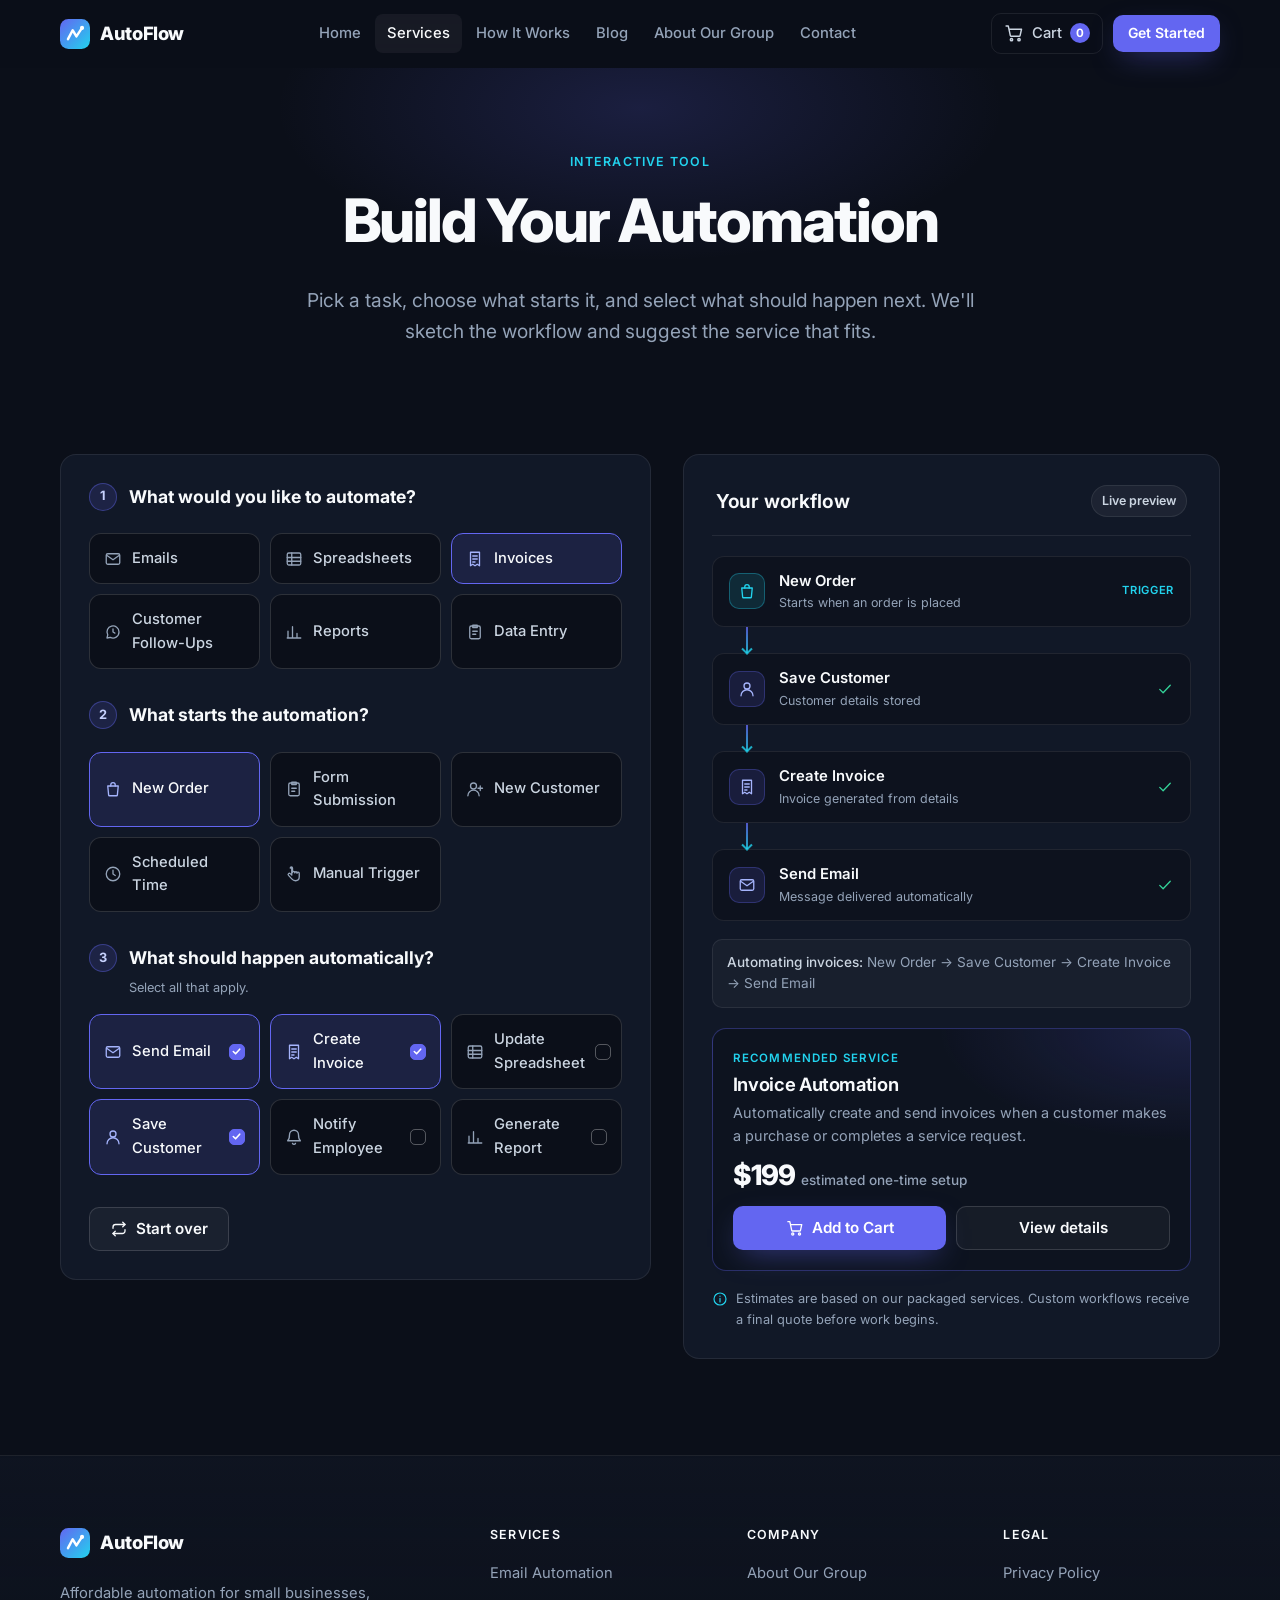
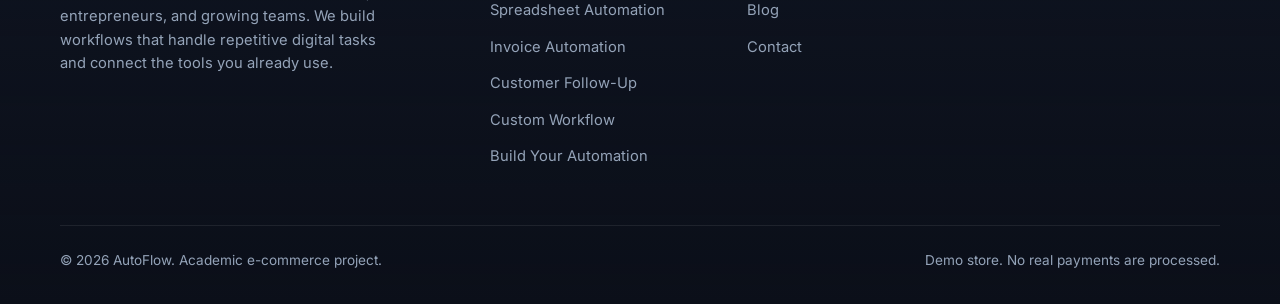
<file: autoflow/automation-builder.html>
<!DOCTYPE html>
<html lang="en">
<head>
<meta charset="utf-8">
<meta name="viewport" content="width=device-width, initial-scale=1">
<title>Build Your Automation | AutoFlow</title>
<meta name="description" content="Design an automation workflow visually and see which AutoFlow service fits, with an estimated setup price.">
<meta name="theme-color" content="#0B0F19">
<meta name="color-scheme" content="dark">
<link rel="icon" href="assets/images/favicon.svg" type="image/svg+xml">
<link rel="preconnect" href="https://fonts.googleapis.com">
<link rel="preconnect" href="https://fonts.gstatic.com" crossorigin>
<link rel="stylesheet" href="https://fonts.googleapis.com/css2?family=Inter:wght@400;500;600;700;800&display=swap">
<link rel="stylesheet" href="css/style.css">
<script src="js/products.js" defer></script>
<script src="js/cart.js" defer></script>
<script src="js/main.js" defer></script>
<script src="js/builder.js" defer></script>
</head>
<body>
<a class="skip-link" href="#main">Skip to main content</a>
<header class="site-header">
  <nav class="container nav" aria-label="Main">
    <a class="logo" href="index.html" aria-label="AutoFlow home"><svg class="logo-mark" viewBox="0 0 32 32" aria-hidden="true" focusable="false"><defs><linearGradient id="lg-h" x1="0" y1="0" x2="32" y2="32" gradientUnits="userSpaceOnUse"><stop stop-color="#6366F1"/><stop offset="1" stop-color="#22D3EE"/></linearGradient></defs><rect width="32" height="32" rx="9" fill="url(#lg-h)"/><path d="M8.5 21.5 13.5 12l4 6.5 6-9" fill="none" stroke="#fff" stroke-width="2.6" stroke-linecap="round" stroke-linejoin="round"/><circle cx="23.5" cy="9.5" r="2.2" fill="#fff"/></svg><span>AutoFlow</span></a>
    <ul class="nav-links" id="primary-nav">
      <li><a href="index.html">Home</a></li><li><a href="services.html" aria-current="page">Services</a></li><li><a href="index.html#how-it-works">How It Works</a></li><li><a href="blog.html">Blog</a></li><li><a href="about.html">About Our Group</a></li><li><a href="contact.html">Contact</a></li><li class="mobile-only"><a class="btn btn-primary" href="services.html">Get Started</a></li>
    </ul>
    <div class="nav-actions">
      <a class="cart-link" href="cart.html" data-cart-link aria-label="Cart"><svg class="icon" viewBox="0 0 24 24" fill="none" stroke="currentColor" stroke-width="1.75" stroke-linecap="round" stroke-linejoin="round" aria-hidden="true" focusable="false"><circle cx="9" cy="20" r="1.4"/><circle cx="18" cy="20" r="1.4"/><path d="M2.5 3.5h2.6l2.5 11.6a1.2 1.2 0 0 0 1.2.9h9.3a1.2 1.2 0 0 0 1.2-.9L21 7.5H6"/></svg><span class="cart-label">Cart</span><span class="cart-count" data-cart-count>0</span></a>
      <a class="btn btn-primary btn-sm btn-get" href="services.html">Get Started</a>
      <button class="nav-toggle" type="button" aria-controls="primary-nav" aria-expanded="false" aria-label="Open menu"><svg class="icon icon-open" viewBox="0 0 24 24" fill="none" stroke="currentColor" stroke-width="1.75" stroke-linecap="round" stroke-linejoin="round" aria-hidden="true" focusable="false"><path d="M4 7h16M4 12h16M4 17h16"/></svg><svg class="icon icon-close" viewBox="0 0 24 24" fill="none" stroke="currentColor" stroke-width="1.75" stroke-linecap="round" stroke-linejoin="round" aria-hidden="true" focusable="false"><path d="M6 6l12 12M18 6 6 18"/></svg></button>
    </div>
  </nav>
</header>
<main id="main" tabindex="-1">

<section class="page-hero" aria-labelledby="page-title">
  <div class="container">
    <p class="eyebrow">Interactive tool</p>
    <h1 id="page-title">Build Your Automation</h1>
    <p class="lead">Pick a task, choose what starts it, and select what should happen next. We'll sketch the workflow and suggest the service that fits.</p>
  </div>
</section>
<section class="section-tight" aria-label="Automation builder">
  <div class="container builder">
    <form id="builder-form" class="card" novalidate>
      <fieldset>
        <legend><span class="legend-num" aria-hidden="true">1</span>What would you like to automate?</legend>
        <div class="option-grid"><label class="option"><input type="radio" name="task" value="emails"><span><svg class="icon" viewBox="0 0 24 24" fill="none" stroke="currentColor" stroke-width="1.75" stroke-linecap="round" stroke-linejoin="round" aria-hidden="true" focusable="false"><rect x="3" y="5" width="18" height="14" rx="2"/><path d="m3.5 7 8.5 6 8.5-6"/></svg>Emails</span></label><label class="option"><input type="radio" name="task" value="spreadsheets"><span><svg class="icon" viewBox="0 0 24 24" fill="none" stroke="currentColor" stroke-width="1.75" stroke-linecap="round" stroke-linejoin="round" aria-hidden="true" focusable="false"><rect x="3" y="4" width="18" height="16" rx="2"/><path d="M3 10h18M3 15h18M9 4v16"/></svg>Spreadsheets</span></label><label class="option"><input type="radio" name="task" value="invoices" checked><span><svg class="icon" viewBox="0 0 24 24" fill="none" stroke="currentColor" stroke-width="1.75" stroke-linecap="round" stroke-linejoin="round" aria-hidden="true" focusable="false"><path d="M6 3h12v18l-3-2-3 2-3-2-3 2V3z"/><path d="M9 8h6M9 12h6M9 16h3"/></svg>Invoices</span></label><label class="option"><input type="radio" name="task" value="followups"><span><svg class="icon" viewBox="0 0 24 24" fill="none" stroke="currentColor" stroke-width="1.75" stroke-linecap="round" stroke-linejoin="round" aria-hidden="true" focusable="false"><path d="M20 12a8 8 0 0 1-11.5 7.2L4 20l1-4.2A8 8 0 1 1 20 12z"/><path d="M12 8v4l2.5 1.5"/></svg>Customer Follow-Ups</span></label><label class="option"><input type="radio" name="task" value="reports"><span><svg class="icon" viewBox="0 0 24 24" fill="none" stroke="currentColor" stroke-width="1.75" stroke-linecap="round" stroke-linejoin="round" aria-hidden="true" focusable="false"><path d="M4 20V11M10 20V5M16 20v-6M3 20h18"/></svg>Reports</span></label><label class="option"><input type="radio" name="task" value="dataentry"><span><svg class="icon" viewBox="0 0 24 24" fill="none" stroke="currentColor" stroke-width="1.75" stroke-linecap="round" stroke-linejoin="round" aria-hidden="true" focusable="false"><rect x="5" y="4" width="14" height="17" rx="2"/><path d="M9 3h6v3H9zM9 11h6M9 15h4"/></svg>Data Entry</span></label></div>
      </fieldset>
      <fieldset>
        <legend><span class="legend-num" aria-hidden="true">2</span>What starts the automation?</legend>
        <div class="option-grid"><label class="option"><input type="radio" name="trigger" value="order" checked><span><svg class="icon" viewBox="0 0 24 24" fill="none" stroke="currentColor" stroke-width="1.75" stroke-linecap="round" stroke-linejoin="round" aria-hidden="true" focusable="false"><path d="M5 8h14l-1.2 12.1a1 1 0 0 1-1 .9H7.2a1 1 0 0 1-1-.9L5 8z"/><path d="M9 8V6.5a3 3 0 0 1 6 0V8"/></svg>New Order</span></label><label class="option"><input type="radio" name="trigger" value="form"><span><svg class="icon" viewBox="0 0 24 24" fill="none" stroke="currentColor" stroke-width="1.75" stroke-linecap="round" stroke-linejoin="round" aria-hidden="true" focusable="false"><rect x="5" y="4" width="14" height="17" rx="2"/><path d="M9 3h6v3H9zM9 11h6M9 15h4"/></svg>Form Submission</span></label><label class="option"><input type="radio" name="trigger" value="customer"><span><svg class="icon" viewBox="0 0 24 24" fill="none" stroke="currentColor" stroke-width="1.75" stroke-linecap="round" stroke-linejoin="round" aria-hidden="true" focusable="false"><circle cx="10" cy="8" r="4"/><path d="M2.5 21a7.5 7.5 0 0 1 15 0M19 8v6M16 11h6"/></svg>New Customer</span></label><label class="option"><input type="radio" name="trigger" value="schedule"><span><svg class="icon" viewBox="0 0 24 24" fill="none" stroke="currentColor" stroke-width="1.75" stroke-linecap="round" stroke-linejoin="round" aria-hidden="true" focusable="false"><circle cx="12" cy="12" r="9"/><path d="M12 7v5l3 2"/></svg>Scheduled Time</span></label><label class="option"><input type="radio" name="trigger" value="manual"><span><svg class="icon" viewBox="0 0 24 24" fill="none" stroke="currentColor" stroke-width="1.75" stroke-linecap="round" stroke-linejoin="round" aria-hidden="true" focusable="false"><path d="M9 4v9.5l-2-2a1.6 1.6 0 0 0-2.3 2.3L9 18.5c1.2 1.4 2.7 2.5 5 2.5 3 0 5-2.3 5-5.3V11a1.5 1.5 0 0 0-3 0v-.5a1.5 1.5 0 0 0-3 0V10a1.5 1.5 0 0 0-3 0V4a1.5 1.5 0 0 0-3 0z"/></svg>Manual Trigger</span></label></div>
      </fieldset>
      <fieldset>
        <legend><span class="legend-num" aria-hidden="true">3</span>What should happen automatically?</legend>
        <p class="hint">Select all that apply.</p>
        <div class="option-grid"><label class="option is-checkbox"><input type="checkbox" name="actions" value="email" checked><span><svg class="icon" viewBox="0 0 24 24" fill="none" stroke="currentColor" stroke-width="1.75" stroke-linecap="round" stroke-linejoin="round" aria-hidden="true" focusable="false"><rect x="3" y="5" width="18" height="14" rx="2"/><path d="m3.5 7 8.5 6 8.5-6"/></svg>Send Email</span></label><label class="option is-checkbox"><input type="checkbox" name="actions" value="invoice" checked><span><svg class="icon" viewBox="0 0 24 24" fill="none" stroke="currentColor" stroke-width="1.75" stroke-linecap="round" stroke-linejoin="round" aria-hidden="true" focusable="false"><path d="M6 3h12v18l-3-2-3 2-3-2-3 2V3z"/><path d="M9 8h6M9 12h6M9 16h3"/></svg>Create Invoice</span></label><label class="option is-checkbox"><input type="checkbox" name="actions" value="spreadsheet"><span><svg class="icon" viewBox="0 0 24 24" fill="none" stroke="currentColor" stroke-width="1.75" stroke-linecap="round" stroke-linejoin="round" aria-hidden="true" focusable="false"><rect x="3" y="4" width="18" height="16" rx="2"/><path d="M3 10h18M3 15h18M9 4v16"/></svg>Update Spreadsheet</span></label><label class="option is-checkbox"><input type="checkbox" name="actions" value="save" checked><span><svg class="icon" viewBox="0 0 24 24" fill="none" stroke="currentColor" stroke-width="1.75" stroke-linecap="round" stroke-linejoin="round" aria-hidden="true" focusable="false"><circle cx="12" cy="8" r="4"/><path d="M4 21a8 8 0 0 1 16 0"/></svg>Save Customer</span></label><label class="option is-checkbox"><input type="checkbox" name="actions" value="notify"><span><svg class="icon" viewBox="0 0 24 24" fill="none" stroke="currentColor" stroke-width="1.75" stroke-linecap="round" stroke-linejoin="round" aria-hidden="true" focusable="false"><path d="M6 9a6 6 0 1 1 12 0c0 6 2.5 8 2.5 8h-17S6 15 6 9z"/><path d="M10 20.5a2.2 2.2 0 0 0 4 0"/></svg>Notify Employee</span></label><label class="option is-checkbox"><input type="checkbox" name="actions" value="report"><span><svg class="icon" viewBox="0 0 24 24" fill="none" stroke="currentColor" stroke-width="1.75" stroke-linecap="round" stroke-linejoin="round" aria-hidden="true" focusable="false"><path d="M4 20V11M10 20V5M16 20v-6M3 20h18"/></svg>Generate Report</span></label></div>
      </fieldset>
      <div class="builder-reset"><button type="reset" class="btn btn-secondary"><svg class="icon" viewBox="0 0 24 24" fill="none" stroke="currentColor" stroke-width="1.75" stroke-linecap="round" stroke-linejoin="round" aria-hidden="true" focusable="false"><path d="M17 3l3 3-3 3"/><path d="M4 11V9.5A3.5 3.5 0 0 1 7.5 6H20M7 21l-3-3 3-3"/><path d="M20 13v1.5a3.5 3.5 0 0 1-3.5 3.5H4"/></svg><span>Start over</span></button></div>
    </form>
    <aside class="card builder-preview" aria-labelledby="preview-title">
      <div class="flow-header"><h2 id="preview-title" class="h3">Your workflow</h2><span class="status neutral">Live preview</span></div>
      <div id="builder-output" aria-live="polite"><noscript><p>Enable JavaScript to preview your workflow.</p></noscript></div>
      <p class="demo-note"><svg class="icon" viewBox="0 0 24 24" fill="none" stroke="currentColor" stroke-width="1.75" stroke-linecap="round" stroke-linejoin="round" aria-hidden="true" focusable="false"><circle cx="12" cy="12" r="9"/><path d="M12 11v5.5M12 7.8v.2"/></svg><span>Estimates are based on our packaged services. Custom workflows receive a final quote before work begins.</span></p>
    </aside>
  </div>
</section>

</main>
<footer class="site-footer">
  <div class="container">
    <div class="footer-grid">
      <div class="footer-brand">
        <a class="logo" href="index.html" aria-label="AutoFlow home"><svg class="logo-mark" viewBox="0 0 32 32" aria-hidden="true" focusable="false"><defs><linearGradient id="lg-f" x1="0" y1="0" x2="32" y2="32" gradientUnits="userSpaceOnUse"><stop stop-color="#6366F1"/><stop offset="1" stop-color="#22D3EE"/></linearGradient></defs><rect width="32" height="32" rx="9" fill="url(#lg-f)"/><path d="M8.5 21.5 13.5 12l4 6.5 6-9" fill="none" stroke="#fff" stroke-width="2.6" stroke-linecap="round" stroke-linejoin="round"/><circle cx="23.5" cy="9.5" r="2.2" fill="#fff"/></svg><span>AutoFlow</span></a>
        <p>Affordable automation for small businesses, entrepreneurs, and growing teams. We build workflows that handle repetitive digital tasks and connect the tools you already use.</p>
      </div>
      <div>
        <h2 class="footer-title">Services</h2>
        <ul class="footer-links">
          <li><a href="product.html?id=email">Email Automation</a></li>
          <li><a href="product.html?id=spreadsheet">Spreadsheet Automation</a></li>
          <li><a href="product.html?id=invoice">Invoice Automation</a></li>
          <li><a href="product.html?id=followup">Customer Follow-Up</a></li>
          <li><a href="product.html?id=custom">Custom Workflow</a></li>
          <li><a href="automation-builder.html">Build Your Automation</a></li>
        </ul>
      </div>
      <div>
        <h2 class="footer-title">Company</h2>
        <ul class="footer-links">
          <li><a href="about.html">About Our Group</a></li>
          <li><a href="blog.html">Blog</a></li>
          <li><a href="contact.html">Contact</a></li>
        </ul>
      </div>
      <div>
        <h2 class="footer-title">Legal</h2>
        <ul class="footer-links">
          <li><a href="privacy.html">Privacy Policy</a></li>
        </ul>
      </div>
    </div>
    <div class="footer-bottom">
      <p>© 2026 AutoFlow. Academic e-commerce project.</p>
      <p>Demo store. No real payments are processed.</p>
    </div>
  </div>
</footer>
<div class="toast-region" aria-live="polite"></div>
</body>
</html>
</file>
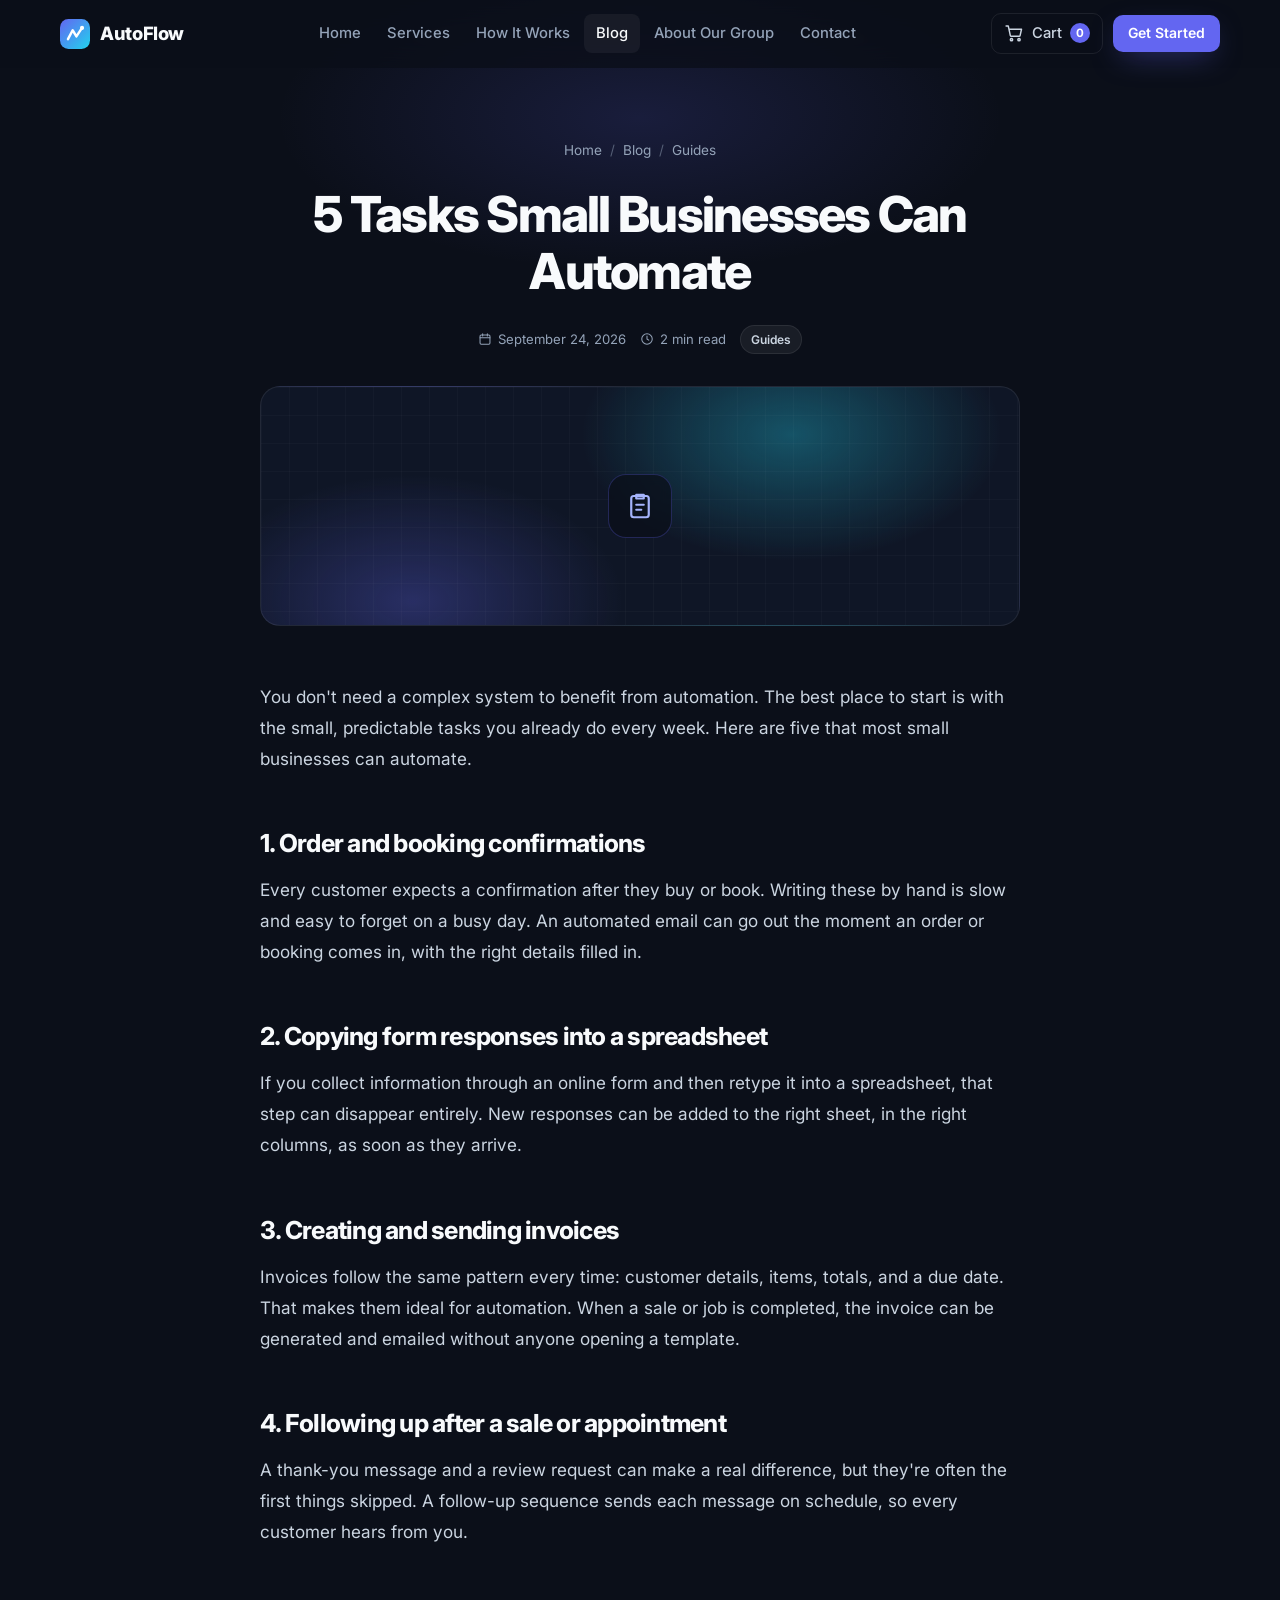
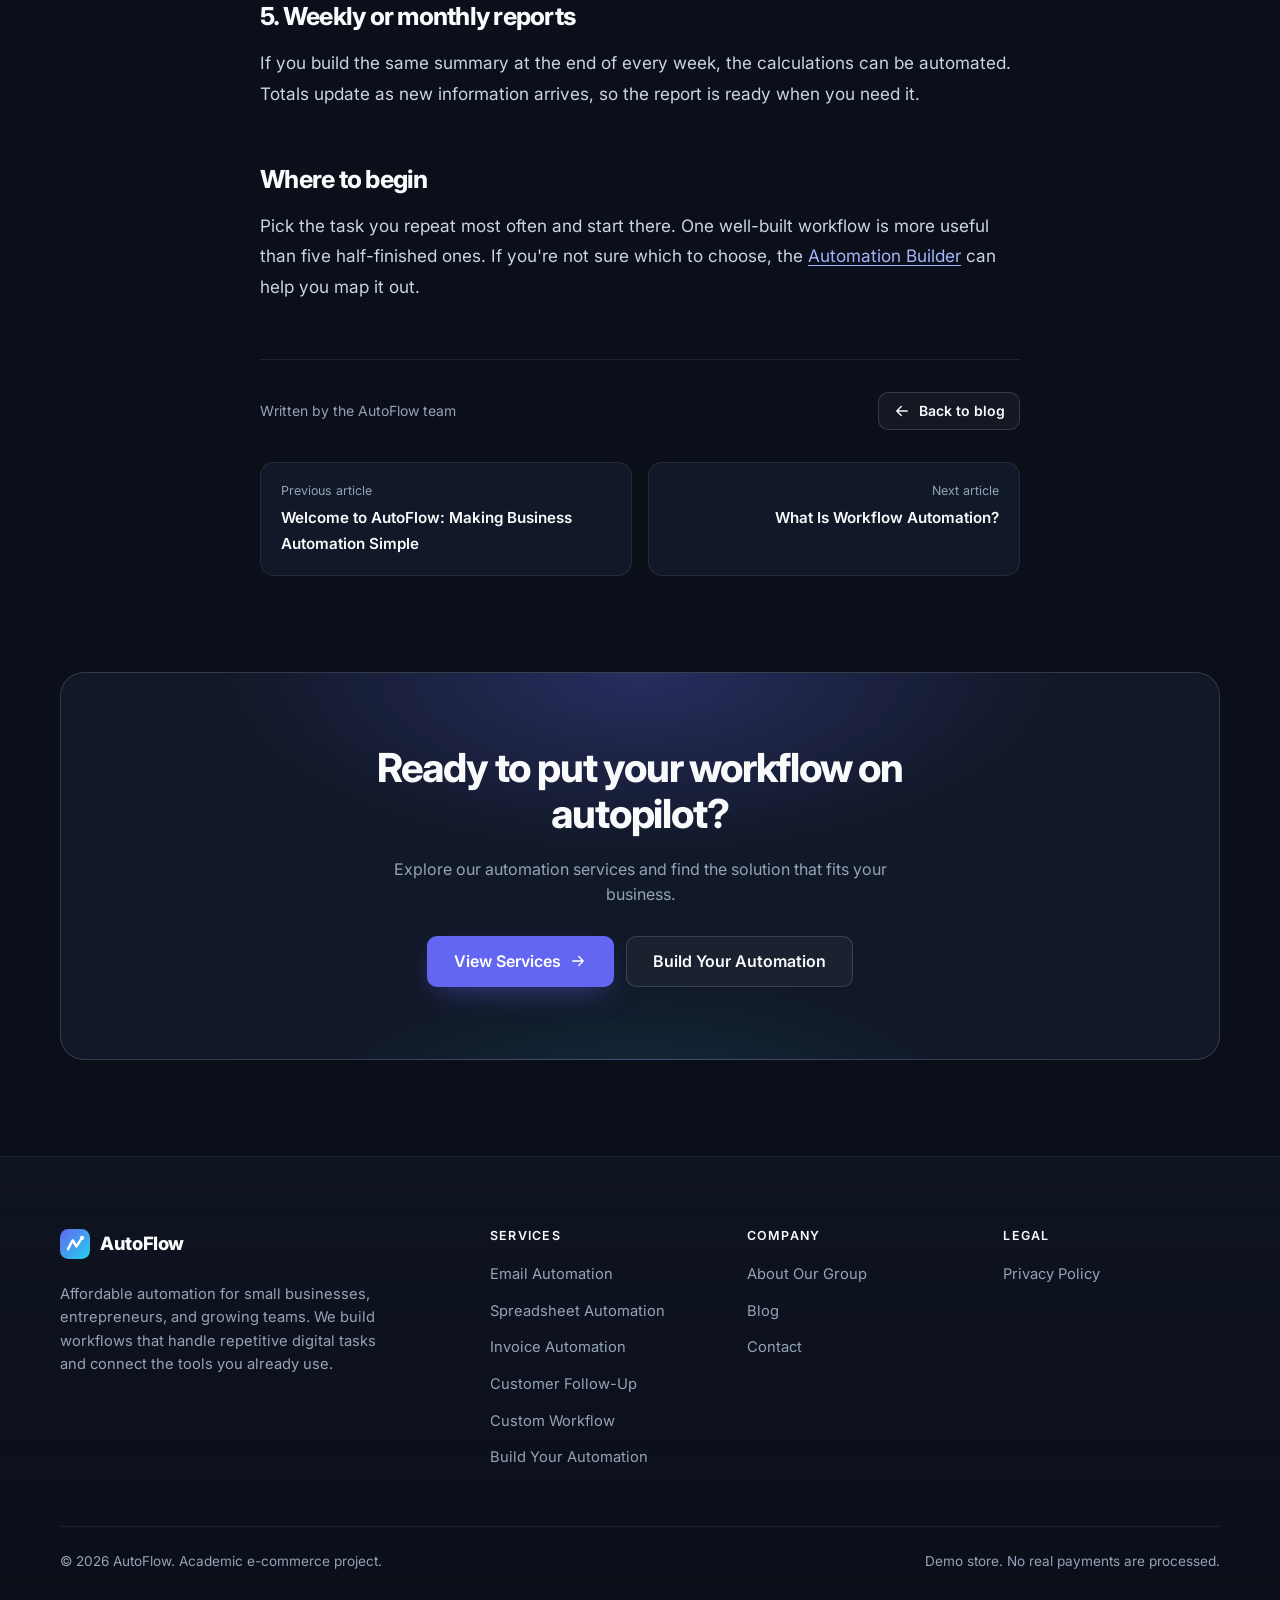
<file: autoflow/blog-5-tasks-to-automate.html>
<!DOCTYPE html>
<html lang="en">
<head>
<meta charset="utf-8">
<meta name="viewport" content="width=device-width, initial-scale=1">
<title>5 Tasks Small Businesses Can Automate | AutoFlow</title>
<meta name="description" content="Five everyday tasks, from order confirmations to weekly reports, that are easy to hand over to an automated workflow.">
<meta name="theme-color" content="#0B0F19">
<meta name="color-scheme" content="dark">
<link rel="icon" href="assets/images/favicon.svg" type="image/svg+xml">
<link rel="preconnect" href="https://fonts.googleapis.com">
<link rel="preconnect" href="https://fonts.gstatic.com" crossorigin>
<link rel="stylesheet" href="https://fonts.googleapis.com/css2?family=Inter:wght@400;500;600;700;800&display=swap">
<link rel="stylesheet" href="css/style.css">
<script src="js/products.js" defer></script>
<script src="js/cart.js" defer></script>
<script src="js/main.js" defer></script>
</head>
<body>
<a class="skip-link" href="#main">Skip to main content</a>
<header class="site-header">
  <nav class="container nav" aria-label="Main">
    <a class="logo" href="index.html" aria-label="AutoFlow home"><svg class="logo-mark" viewBox="0 0 32 32" aria-hidden="true" focusable="false"><defs><linearGradient id="lg-h" x1="0" y1="0" x2="32" y2="32" gradientUnits="userSpaceOnUse"><stop stop-color="#6366F1"/><stop offset="1" stop-color="#22D3EE"/></linearGradient></defs><rect width="32" height="32" rx="9" fill="url(#lg-h)"/><path d="M8.5 21.5 13.5 12l4 6.5 6-9" fill="none" stroke="#fff" stroke-width="2.6" stroke-linecap="round" stroke-linejoin="round"/><circle cx="23.5" cy="9.5" r="2.2" fill="#fff"/></svg><span>AutoFlow</span></a>
    <ul class="nav-links" id="primary-nav">
      <li><a href="index.html">Home</a></li><li><a href="services.html">Services</a></li><li><a href="index.html#how-it-works">How It Works</a></li><li><a href="blog.html" aria-current="page">Blog</a></li><li><a href="about.html">About Our Group</a></li><li><a href="contact.html">Contact</a></li><li class="mobile-only"><a class="btn btn-primary" href="services.html">Get Started</a></li>
    </ul>
    <div class="nav-actions">
      <a class="cart-link" href="cart.html" data-cart-link aria-label="Cart"><svg class="icon" viewBox="0 0 24 24" fill="none" stroke="currentColor" stroke-width="1.75" stroke-linecap="round" stroke-linejoin="round" aria-hidden="true" focusable="false"><circle cx="9" cy="20" r="1.4"/><circle cx="18" cy="20" r="1.4"/><path d="M2.5 3.5h2.6l2.5 11.6a1.2 1.2 0 0 0 1.2.9h9.3a1.2 1.2 0 0 0 1.2-.9L21 7.5H6"/></svg><span class="cart-label">Cart</span><span class="cart-count" data-cart-count>0</span></a>
      <a class="btn btn-primary btn-sm btn-get" href="services.html">Get Started</a>
      <button class="nav-toggle" type="button" aria-controls="primary-nav" aria-expanded="false" aria-label="Open menu"><svg class="icon icon-open" viewBox="0 0 24 24" fill="none" stroke="currentColor" stroke-width="1.75" stroke-linecap="round" stroke-linejoin="round" aria-hidden="true" focusable="false"><path d="M4 7h16M4 12h16M4 17h16"/></svg><svg class="icon icon-close" viewBox="0 0 24 24" fill="none" stroke="currentColor" stroke-width="1.75" stroke-linecap="round" stroke-linejoin="round" aria-hidden="true" focusable="false"><path d="M6 6l12 12M18 6 6 18"/></svg></button>
    </div>
  </nav>
</header>
<main id="main" tabindex="-1">

<article aria-labelledby="post-title">
  <header class="article-header">
    <div class="container">
      <nav aria-label="Breadcrumb"><ol class="breadcrumb"><li><a href="index.html">Home</a></li><li><a href="blog.html">Blog</a></li><li aria-current="page">Guides</li></ol></nav>
      <h1 id="post-title">5 Tasks Small Businesses Can Automate</h1>
      <p class="post-meta"><span><svg class="icon" viewBox="0 0 24 24" fill="none" stroke="currentColor" stroke-width="1.75" stroke-linecap="round" stroke-linejoin="round" aria-hidden="true" focusable="false"><rect x="3.5" y="5" width="17" height="16" rx="2"/><path d="M3.5 10h17M8 3v4M16 3v4"/></svg><time datetime="2026-09-24">September 24, 2026</time></span><span><svg class="icon" viewBox="0 0 24 24" fill="none" stroke="currentColor" stroke-width="1.75" stroke-linecap="round" stroke-linejoin="round" aria-hidden="true" focusable="false"><circle cx="12" cy="12" r="9"/><path d="M12 7v5l3 2"/></svg>2 min read</span><span class="badge">Guides</span></p>
    </div>
  </header>
  <div class="container-narrow">
    <div class="post-cover article-cover v2" aria-hidden="true"><span class="icon-box"><svg class="icon" viewBox="0 0 24 24" fill="none" stroke="currentColor" stroke-width="1.75" stroke-linecap="round" stroke-linejoin="round" aria-hidden="true" focusable="false"><rect x="5" y="4" width="14" height="17" rx="2"/><path d="M9 3h6v3H9zM9 11h6M9 15h4"/></svg></span></div>
    <div class="article">
      
<p>You don't need a complex system to benefit from automation. The best place to start is with the small, predictable tasks you already do every week. Here are five that most small businesses can automate.</p>
<h2>1. Order and booking confirmations</h2>
<p>Every customer expects a confirmation after they buy or book. Writing these by hand is slow and easy to forget on a busy day. An automated email can go out the moment an order or booking comes in, with the right details filled in.</p>
<h2>2. Copying form responses into a spreadsheet</h2>
<p>If you collect information through an online form and then retype it into a spreadsheet, that step can disappear entirely. New responses can be added to the right sheet, in the right columns, as soon as they arrive.</p>
<h2>3. Creating and sending invoices</h2>
<p>Invoices follow the same pattern every time: customer details, items, totals, and a due date. That makes them ideal for automation. When a sale or job is completed, the invoice can be generated and emailed without anyone opening a template.</p>
<h2>4. Following up after a sale or appointment</h2>
<p>A thank-you message and a review request can make a real difference, but they're often the first things skipped. A follow-up sequence sends each message on schedule, so every customer hears from you.</p>
<h2>5. Weekly or monthly reports</h2>
<p>If you build the same summary at the end of every week, the calculations can be automated. Totals update as new information arrives, so the report is ready when you need it.</p>
<h2>Where to begin</h2>
<p>Pick the task you repeat most often and start there. One well-built workflow is more useful than five half-finished ones. If you're not sure which to choose, the <a href="automation-builder.html">Automation Builder</a> can help you map it out.</p>

    </div>
    <footer class="article-footer">
      <p class="mb-0 small">Written by the AutoFlow team</p>
      <a class="btn btn-secondary btn-sm" href="blog.html"><svg class="icon" viewBox="0 0 24 24" fill="none" stroke="currentColor" stroke-width="1.75" stroke-linecap="round" stroke-linejoin="round" aria-hidden="true" focusable="false"><path d="M19 12H5M11 6l-6 6 6 6"/></svg>Back to blog</a>
    </footer>
    <nav class="post-nav" aria-label="More articles"><a href="blog-post.html"><small>Previous article</small><strong>Welcome to AutoFlow: Making Business Automation Simple</strong></a><a class="next" href="blog-what-is-workflow-automation.html"><small>Next article</small><strong>What Is Workflow Automation?</strong></a></nav>
  </div>
</article>
<section>
  <div class="container">
    <div class="cta-band">
      <h2>Ready to put your workflow on autopilot?</h2>
      <p>Explore our automation services and find the solution that fits your business.</p>
      <div class="cta-actions"><a class="btn btn-primary btn-lg" href="services.html">View Services <svg class="icon icon-arrow" viewBox="0 0 24 24" fill="none" stroke="currentColor" stroke-width="1.75" stroke-linecap="round" stroke-linejoin="round" aria-hidden="true" focusable="false"><path d="M5 12h14M13 6l6 6-6 6"/></svg></a><a class="btn btn-secondary btn-lg" href="automation-builder.html">Build Your Automation</a></div>
    </div>
  </div>
</section>

</main>
<footer class="site-footer">
  <div class="container">
    <div class="footer-grid">
      <div class="footer-brand">
        <a class="logo" href="index.html" aria-label="AutoFlow home"><svg class="logo-mark" viewBox="0 0 32 32" aria-hidden="true" focusable="false"><defs><linearGradient id="lg-f" x1="0" y1="0" x2="32" y2="32" gradientUnits="userSpaceOnUse"><stop stop-color="#6366F1"/><stop offset="1" stop-color="#22D3EE"/></linearGradient></defs><rect width="32" height="32" rx="9" fill="url(#lg-f)"/><path d="M8.5 21.5 13.5 12l4 6.5 6-9" fill="none" stroke="#fff" stroke-width="2.6" stroke-linecap="round" stroke-linejoin="round"/><circle cx="23.5" cy="9.5" r="2.2" fill="#fff"/></svg><span>AutoFlow</span></a>
        <p>Affordable automation for small businesses, entrepreneurs, and growing teams. We build workflows that handle repetitive digital tasks and connect the tools you already use.</p>
      </div>
      <div>
        <h2 class="footer-title">Services</h2>
        <ul class="footer-links">
          <li><a href="product.html?id=email">Email Automation</a></li>
          <li><a href="product.html?id=spreadsheet">Spreadsheet Automation</a></li>
          <li><a href="product.html?id=invoice">Invoice Automation</a></li>
          <li><a href="product.html?id=followup">Customer Follow-Up</a></li>
          <li><a href="product.html?id=custom">Custom Workflow</a></li>
          <li><a href="automation-builder.html">Build Your Automation</a></li>
        </ul>
      </div>
      <div>
        <h2 class="footer-title">Company</h2>
        <ul class="footer-links">
          <li><a href="about.html">About Our Group</a></li>
          <li><a href="blog.html">Blog</a></li>
          <li><a href="contact.html">Contact</a></li>
        </ul>
      </div>
      <div>
        <h2 class="footer-title">Legal</h2>
        <ul class="footer-links">
          <li><a href="privacy.html">Privacy Policy</a></li>
        </ul>
      </div>
    </div>
    <div class="footer-bottom">
      <p>© 2026 AutoFlow. Academic e-commerce project.</p>
      <p>Demo store. No real payments are processed.</p>
    </div>
  </div>
</footer>
<div class="toast-region" aria-live="polite"></div>
</body>
</html>
</file>
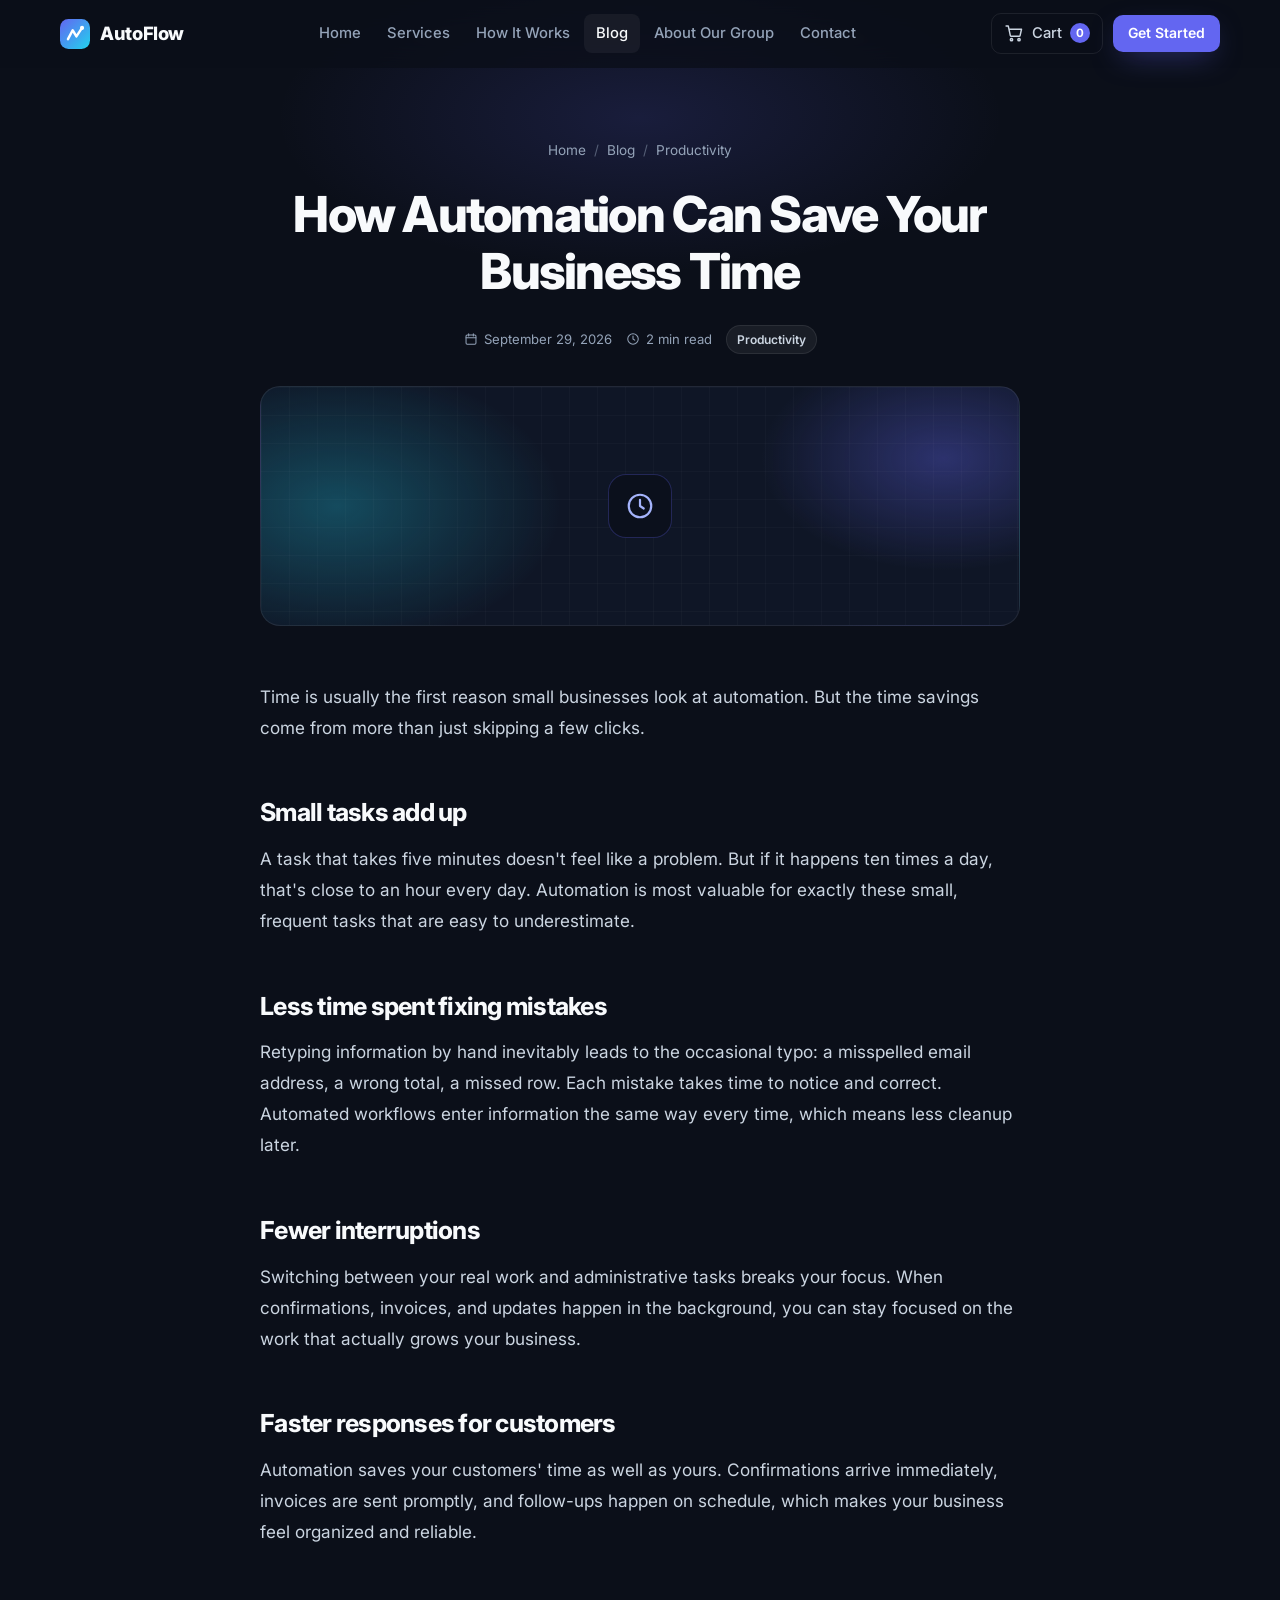
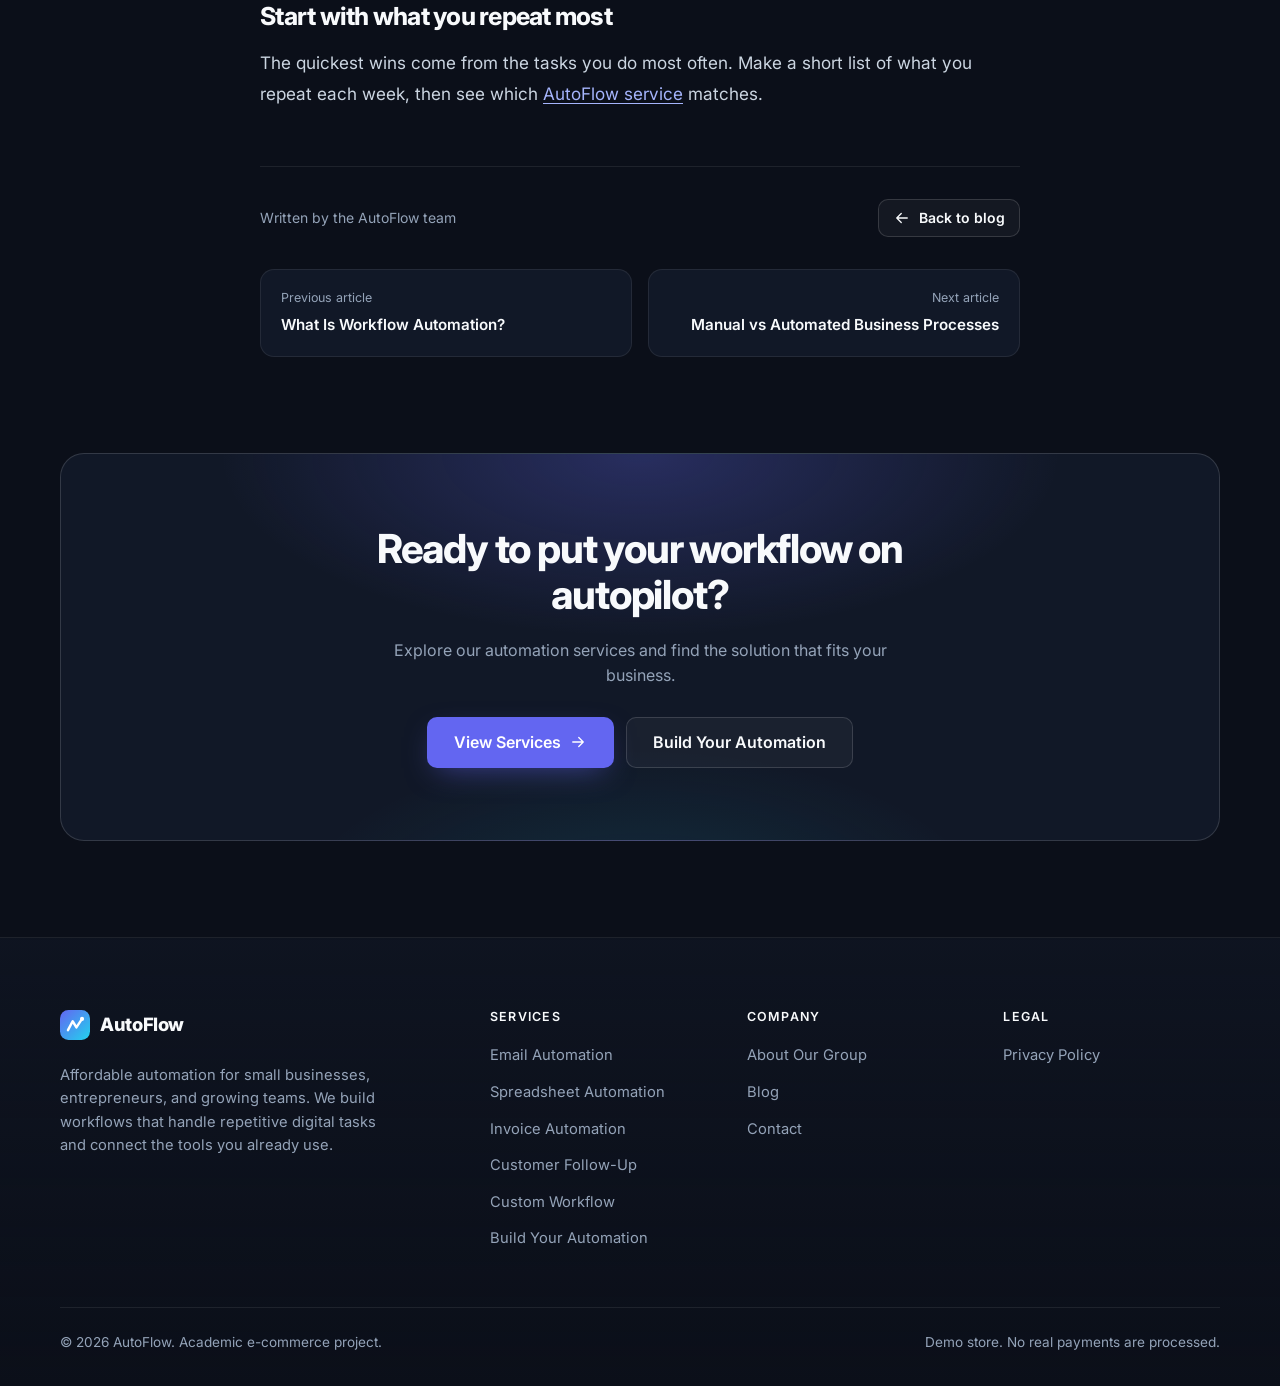
<file: autoflow/blog-automation-saves-time.html>
<!DOCTYPE html>
<html lang="en">
<head>
<meta charset="utf-8">
<meta name="viewport" content="width=device-width, initial-scale=1">
<title>How Automation Can Save Your Business Time | AutoFlow</title>
<meta name="description" content="The time savings from automation go beyond skipped clicks: fewer mistakes, fewer interruptions, and faster responses.">
<meta name="theme-color" content="#0B0F19">
<meta name="color-scheme" content="dark">
<link rel="icon" href="assets/images/favicon.svg" type="image/svg+xml">
<link rel="preconnect" href="https://fonts.googleapis.com">
<link rel="preconnect" href="https://fonts.gstatic.com" crossorigin>
<link rel="stylesheet" href="https://fonts.googleapis.com/css2?family=Inter:wght@400;500;600;700;800&display=swap">
<link rel="stylesheet" href="css/style.css">
<script src="js/products.js" defer></script>
<script src="js/cart.js" defer></script>
<script src="js/main.js" defer></script>
</head>
<body>
<a class="skip-link" href="#main">Skip to main content</a>
<header class="site-header">
  <nav class="container nav" aria-label="Main">
    <a class="logo" href="index.html" aria-label="AutoFlow home"><svg class="logo-mark" viewBox="0 0 32 32" aria-hidden="true" focusable="false"><defs><linearGradient id="lg-h" x1="0" y1="0" x2="32" y2="32" gradientUnits="userSpaceOnUse"><stop stop-color="#6366F1"/><stop offset="1" stop-color="#22D3EE"/></linearGradient></defs><rect width="32" height="32" rx="9" fill="url(#lg-h)"/><path d="M8.5 21.5 13.5 12l4 6.5 6-9" fill="none" stroke="#fff" stroke-width="2.6" stroke-linecap="round" stroke-linejoin="round"/><circle cx="23.5" cy="9.5" r="2.2" fill="#fff"/></svg><span>AutoFlow</span></a>
    <ul class="nav-links" id="primary-nav">
      <li><a href="index.html">Home</a></li><li><a href="services.html">Services</a></li><li><a href="index.html#how-it-works">How It Works</a></li><li><a href="blog.html" aria-current="page">Blog</a></li><li><a href="about.html">About Our Group</a></li><li><a href="contact.html">Contact</a></li><li class="mobile-only"><a class="btn btn-primary" href="services.html">Get Started</a></li>
    </ul>
    <div class="nav-actions">
      <a class="cart-link" href="cart.html" data-cart-link aria-label="Cart"><svg class="icon" viewBox="0 0 24 24" fill="none" stroke="currentColor" stroke-width="1.75" stroke-linecap="round" stroke-linejoin="round" aria-hidden="true" focusable="false"><circle cx="9" cy="20" r="1.4"/><circle cx="18" cy="20" r="1.4"/><path d="M2.5 3.5h2.6l2.5 11.6a1.2 1.2 0 0 0 1.2.9h9.3a1.2 1.2 0 0 0 1.2-.9L21 7.5H6"/></svg><span class="cart-label">Cart</span><span class="cart-count" data-cart-count>0</span></a>
      <a class="btn btn-primary btn-sm btn-get" href="services.html">Get Started</a>
      <button class="nav-toggle" type="button" aria-controls="primary-nav" aria-expanded="false" aria-label="Open menu"><svg class="icon icon-open" viewBox="0 0 24 24" fill="none" stroke="currentColor" stroke-width="1.75" stroke-linecap="round" stroke-linejoin="round" aria-hidden="true" focusable="false"><path d="M4 7h16M4 12h16M4 17h16"/></svg><svg class="icon icon-close" viewBox="0 0 24 24" fill="none" stroke="currentColor" stroke-width="1.75" stroke-linecap="round" stroke-linejoin="round" aria-hidden="true" focusable="false"><path d="M6 6l12 12M18 6 6 18"/></svg></button>
    </div>
  </nav>
</header>
<main id="main" tabindex="-1">

<article aria-labelledby="post-title">
  <header class="article-header">
    <div class="container">
      <nav aria-label="Breadcrumb"><ol class="breadcrumb"><li><a href="index.html">Home</a></li><li><a href="blog.html">Blog</a></li><li aria-current="page">Productivity</li></ol></nav>
      <h1 id="post-title">How Automation Can Save Your Business Time</h1>
      <p class="post-meta"><span><svg class="icon" viewBox="0 0 24 24" fill="none" stroke="currentColor" stroke-width="1.75" stroke-linecap="round" stroke-linejoin="round" aria-hidden="true" focusable="false"><rect x="3.5" y="5" width="17" height="16" rx="2"/><path d="M3.5 10h17M8 3v4M16 3v4"/></svg><time datetime="2026-09-29">September 29, 2026</time></span><span><svg class="icon" viewBox="0 0 24 24" fill="none" stroke="currentColor" stroke-width="1.75" stroke-linecap="round" stroke-linejoin="round" aria-hidden="true" focusable="false"><circle cx="12" cy="12" r="9"/><path d="M12 7v5l3 2"/></svg>2 min read</span><span class="badge">Productivity</span></p>
    </div>
  </header>
  <div class="container-narrow">
    <div class="post-cover article-cover v4" aria-hidden="true"><span class="icon-box"><svg class="icon" viewBox="0 0 24 24" fill="none" stroke="currentColor" stroke-width="1.75" stroke-linecap="round" stroke-linejoin="round" aria-hidden="true" focusable="false"><circle cx="12" cy="12" r="9"/><path d="M12 7v5l3 2"/></svg></span></div>
    <div class="article">
      
<p>Time is usually the first reason small businesses look at automation. But the time savings come from more than just skipping a few clicks.</p>
<h2>Small tasks add up</h2>
<p>A task that takes five minutes doesn't feel like a problem. But if it happens ten times a day, that's close to an hour every day. Automation is most valuable for exactly these small, frequent tasks that are easy to underestimate.</p>
<h2>Less time spent fixing mistakes</h2>
<p>Retyping information by hand inevitably leads to the occasional typo: a misspelled email address, a wrong total, a missed row. Each mistake takes time to notice and correct. Automated workflows enter information the same way every time, which means less cleanup later.</p>
<h2>Fewer interruptions</h2>
<p>Switching between your real work and administrative tasks breaks your focus. When confirmations, invoices, and updates happen in the background, you can stay focused on the work that actually grows your business.</p>
<h2>Faster responses for customers</h2>
<p>Automation saves your customers' time as well as yours. Confirmations arrive immediately, invoices are sent promptly, and follow-ups happen on schedule, which makes your business feel organized and reliable.</p>
<h2>Start with what you repeat most</h2>
<p>The quickest wins come from the tasks you do most often. Make a short list of what you repeat each week, then see which <a href="services.html">AutoFlow service</a> matches.</p>

    </div>
    <footer class="article-footer">
      <p class="mb-0 small">Written by the AutoFlow team</p>
      <a class="btn btn-secondary btn-sm" href="blog.html"><svg class="icon" viewBox="0 0 24 24" fill="none" stroke="currentColor" stroke-width="1.75" stroke-linecap="round" stroke-linejoin="round" aria-hidden="true" focusable="false"><path d="M19 12H5M11 6l-6 6 6 6"/></svg>Back to blog</a>
    </footer>
    <nav class="post-nav" aria-label="More articles"><a href="blog-what-is-workflow-automation.html"><small>Previous article</small><strong>What Is Workflow Automation?</strong></a><a class="next" href="blog-manual-vs-automated.html"><small>Next article</small><strong>Manual vs Automated Business Processes</strong></a></nav>
  </div>
</article>
<section>
  <div class="container">
    <div class="cta-band">
      <h2>Ready to put your workflow on autopilot?</h2>
      <p>Explore our automation services and find the solution that fits your business.</p>
      <div class="cta-actions"><a class="btn btn-primary btn-lg" href="services.html">View Services <svg class="icon icon-arrow" viewBox="0 0 24 24" fill="none" stroke="currentColor" stroke-width="1.75" stroke-linecap="round" stroke-linejoin="round" aria-hidden="true" focusable="false"><path d="M5 12h14M13 6l6 6-6 6"/></svg></a><a class="btn btn-secondary btn-lg" href="automation-builder.html">Build Your Automation</a></div>
    </div>
  </div>
</section>

</main>
<footer class="site-footer">
  <div class="container">
    <div class="footer-grid">
      <div class="footer-brand">
        <a class="logo" href="index.html" aria-label="AutoFlow home"><svg class="logo-mark" viewBox="0 0 32 32" aria-hidden="true" focusable="false"><defs><linearGradient id="lg-f" x1="0" y1="0" x2="32" y2="32" gradientUnits="userSpaceOnUse"><stop stop-color="#6366F1"/><stop offset="1" stop-color="#22D3EE"/></linearGradient></defs><rect width="32" height="32" rx="9" fill="url(#lg-f)"/><path d="M8.5 21.5 13.5 12l4 6.5 6-9" fill="none" stroke="#fff" stroke-width="2.6" stroke-linecap="round" stroke-linejoin="round"/><circle cx="23.5" cy="9.5" r="2.2" fill="#fff"/></svg><span>AutoFlow</span></a>
        <p>Affordable automation for small businesses, entrepreneurs, and growing teams. We build workflows that handle repetitive digital tasks and connect the tools you already use.</p>
      </div>
      <div>
        <h2 class="footer-title">Services</h2>
        <ul class="footer-links">
          <li><a href="product.html?id=email">Email Automation</a></li>
          <li><a href="product.html?id=spreadsheet">Spreadsheet Automation</a></li>
          <li><a href="product.html?id=invoice">Invoice Automation</a></li>
          <li><a href="product.html?id=followup">Customer Follow-Up</a></li>
          <li><a href="product.html?id=custom">Custom Workflow</a></li>
          <li><a href="automation-builder.html">Build Your Automation</a></li>
        </ul>
      </div>
      <div>
        <h2 class="footer-title">Company</h2>
        <ul class="footer-links">
          <li><a href="about.html">About Our Group</a></li>
          <li><a href="blog.html">Blog</a></li>
          <li><a href="contact.html">Contact</a></li>
        </ul>
      </div>
      <div>
        <h2 class="footer-title">Legal</h2>
        <ul class="footer-links">
          <li><a href="privacy.html">Privacy Policy</a></li>
        </ul>
      </div>
    </div>
    <div class="footer-bottom">
      <p>© 2026 AutoFlow. Academic e-commerce project.</p>
      <p>Demo store. No real payments are processed.</p>
    </div>
  </div>
</footer>
<div class="toast-region" aria-live="polite"></div>
</body>
</html>
</file>
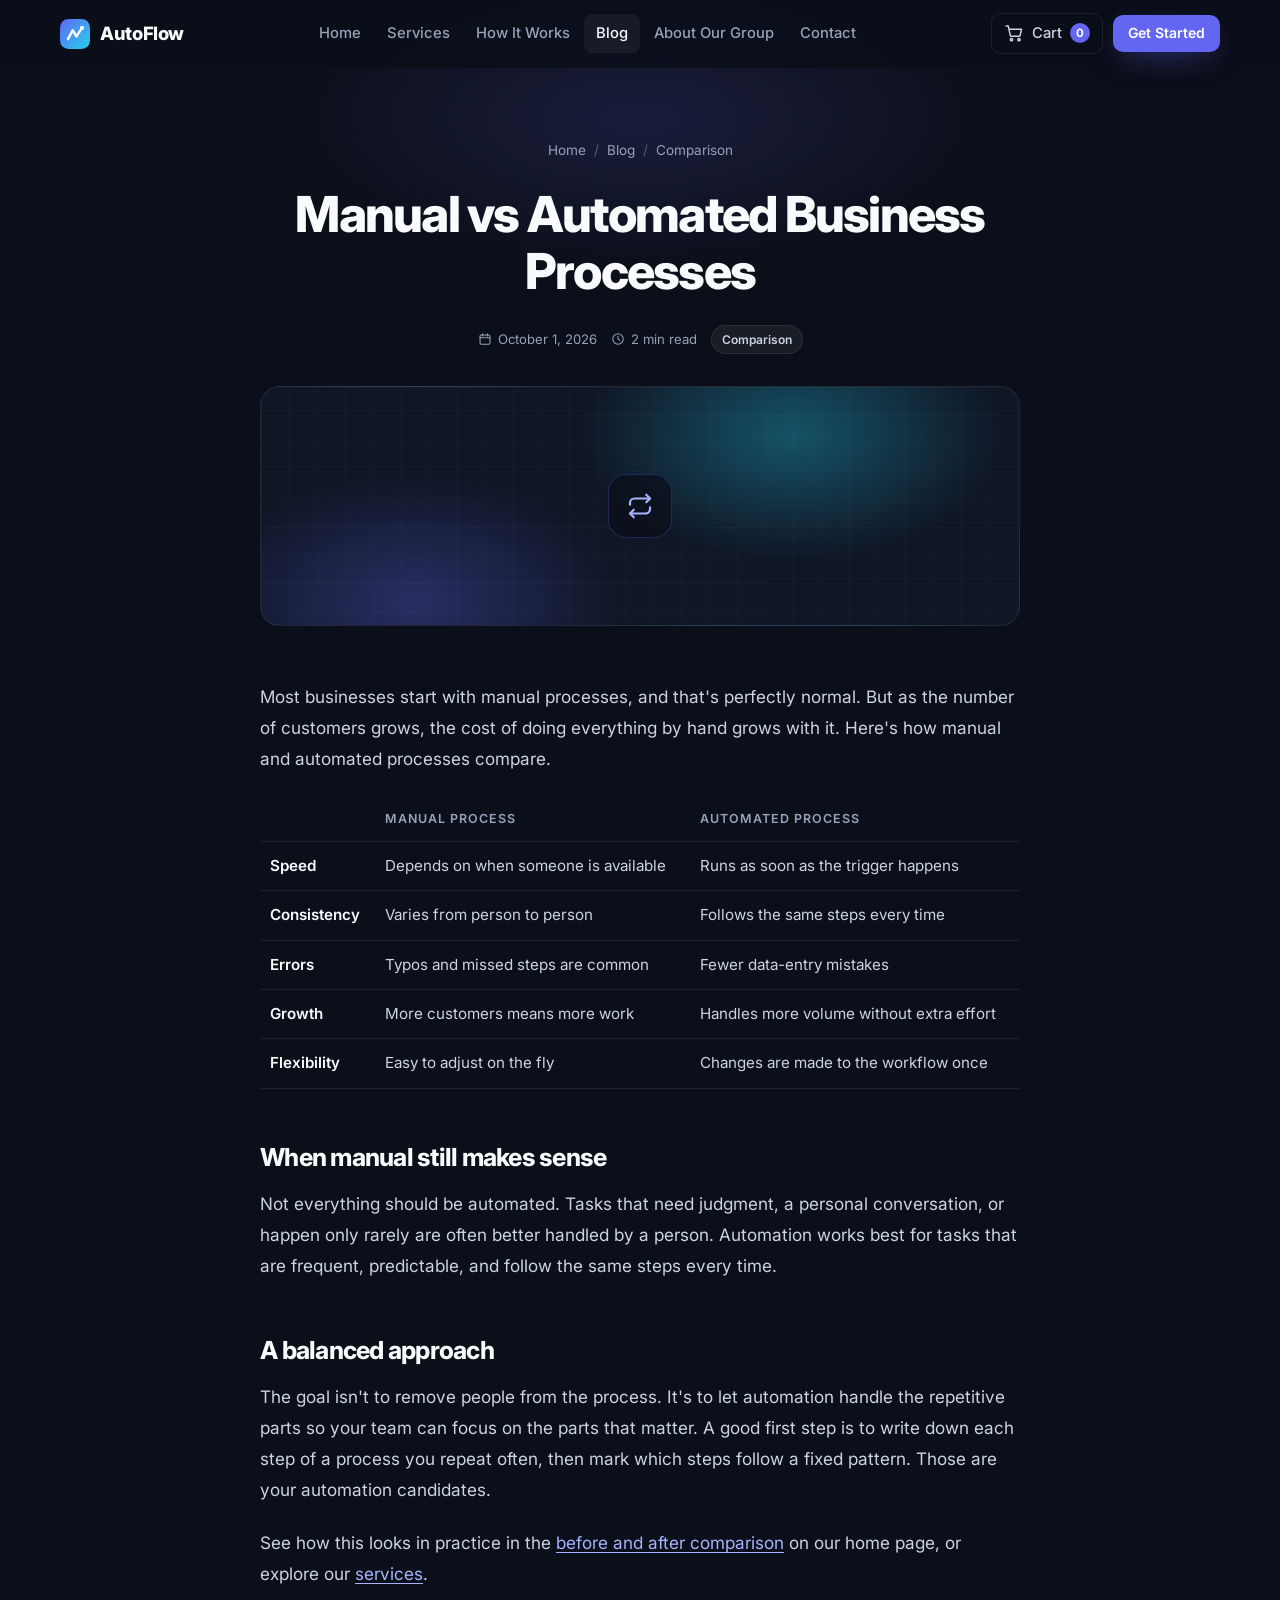
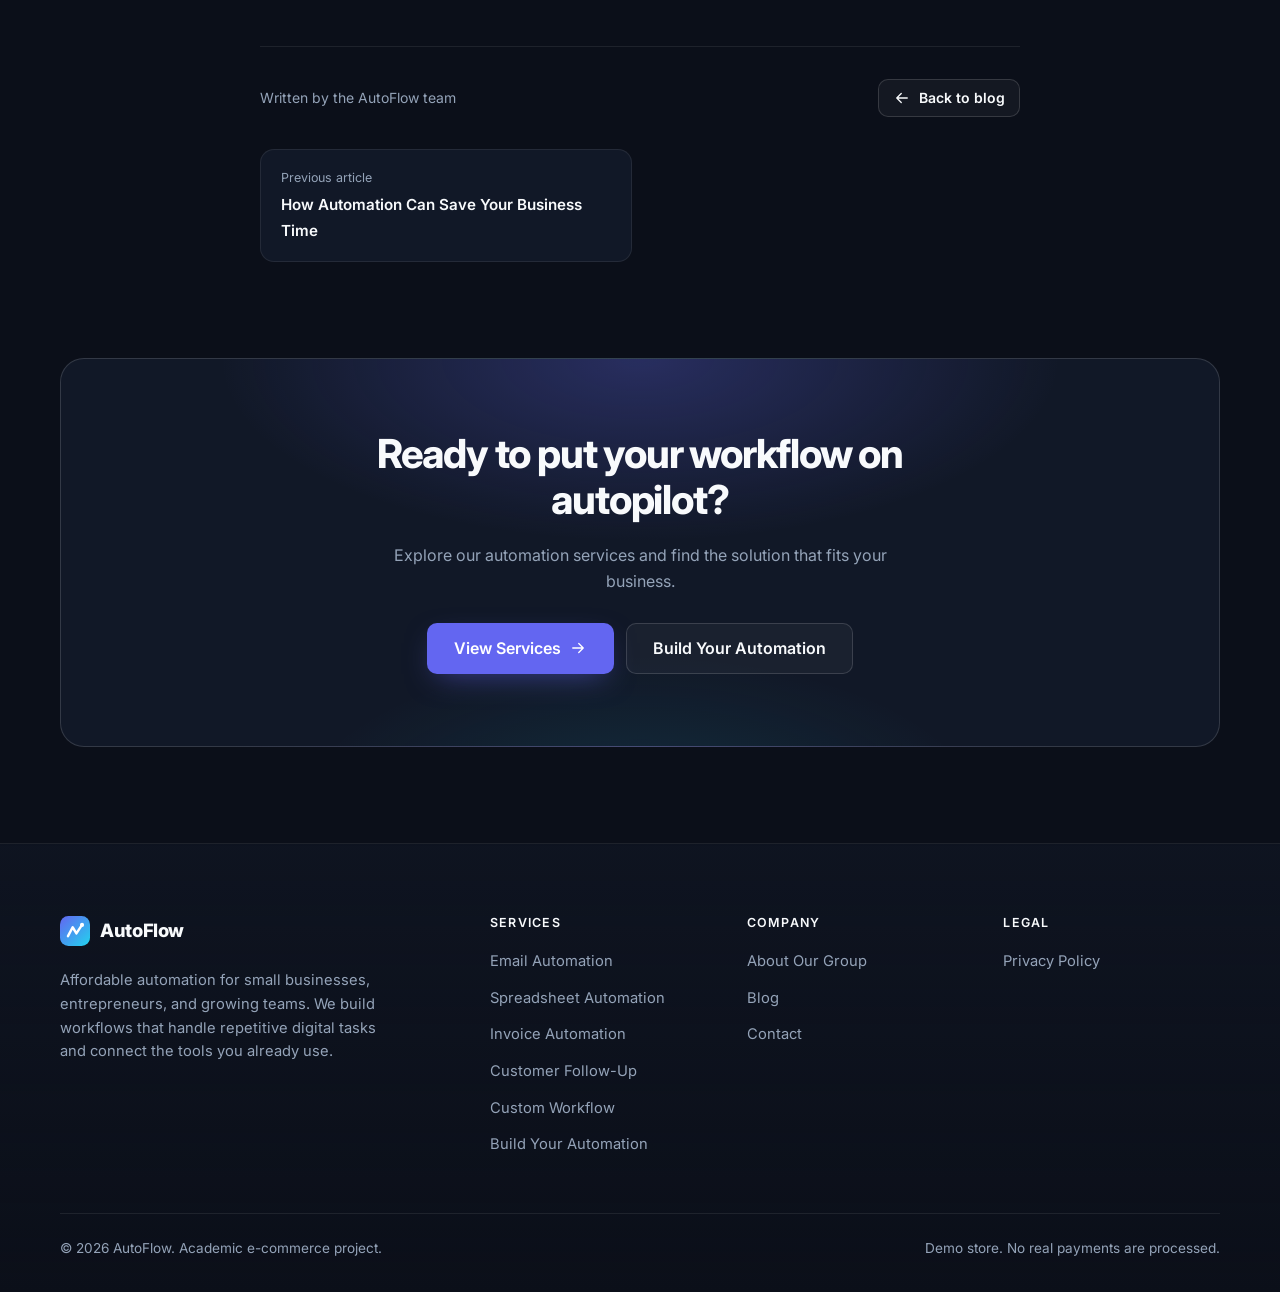
<file: autoflow/blog-manual-vs-automated.html>
<!DOCTYPE html>
<html lang="en">
<head>
<meta charset="utf-8">
<meta name="viewport" content="width=device-width, initial-scale=1">
<title>Manual vs Automated Business Processes | AutoFlow</title>
<meta name="description" content="A side-by-side look at speed, consistency, and errors, plus when doing things by hand still makes sense.">
<meta name="theme-color" content="#0B0F19">
<meta name="color-scheme" content="dark">
<link rel="icon" href="assets/images/favicon.svg" type="image/svg+xml">
<link rel="preconnect" href="https://fonts.googleapis.com">
<link rel="preconnect" href="https://fonts.gstatic.com" crossorigin>
<link rel="stylesheet" href="https://fonts.googleapis.com/css2?family=Inter:wght@400;500;600;700;800&display=swap">
<link rel="stylesheet" href="css/style.css">
<script src="js/products.js" defer></script>
<script src="js/cart.js" defer></script>
<script src="js/main.js" defer></script>
</head>
<body>
<a class="skip-link" href="#main">Skip to main content</a>
<header class="site-header">
  <nav class="container nav" aria-label="Main">
    <a class="logo" href="index.html" aria-label="AutoFlow home"><svg class="logo-mark" viewBox="0 0 32 32" aria-hidden="true" focusable="false"><defs><linearGradient id="lg-h" x1="0" y1="0" x2="32" y2="32" gradientUnits="userSpaceOnUse"><stop stop-color="#6366F1"/><stop offset="1" stop-color="#22D3EE"/></linearGradient></defs><rect width="32" height="32" rx="9" fill="url(#lg-h)"/><path d="M8.5 21.5 13.5 12l4 6.5 6-9" fill="none" stroke="#fff" stroke-width="2.6" stroke-linecap="round" stroke-linejoin="round"/><circle cx="23.5" cy="9.5" r="2.2" fill="#fff"/></svg><span>AutoFlow</span></a>
    <ul class="nav-links" id="primary-nav">
      <li><a href="index.html">Home</a></li><li><a href="services.html">Services</a></li><li><a href="index.html#how-it-works">How It Works</a></li><li><a href="blog.html" aria-current="page">Blog</a></li><li><a href="about.html">About Our Group</a></li><li><a href="contact.html">Contact</a></li><li class="mobile-only"><a class="btn btn-primary" href="services.html">Get Started</a></li>
    </ul>
    <div class="nav-actions">
      <a class="cart-link" href="cart.html" data-cart-link aria-label="Cart"><svg class="icon" viewBox="0 0 24 24" fill="none" stroke="currentColor" stroke-width="1.75" stroke-linecap="round" stroke-linejoin="round" aria-hidden="true" focusable="false"><circle cx="9" cy="20" r="1.4"/><circle cx="18" cy="20" r="1.4"/><path d="M2.5 3.5h2.6l2.5 11.6a1.2 1.2 0 0 0 1.2.9h9.3a1.2 1.2 0 0 0 1.2-.9L21 7.5H6"/></svg><span class="cart-label">Cart</span><span class="cart-count" data-cart-count>0</span></a>
      <a class="btn btn-primary btn-sm btn-get" href="services.html">Get Started</a>
      <button class="nav-toggle" type="button" aria-controls="primary-nav" aria-expanded="false" aria-label="Open menu"><svg class="icon icon-open" viewBox="0 0 24 24" fill="none" stroke="currentColor" stroke-width="1.75" stroke-linecap="round" stroke-linejoin="round" aria-hidden="true" focusable="false"><path d="M4 7h16M4 12h16M4 17h16"/></svg><svg class="icon icon-close" viewBox="0 0 24 24" fill="none" stroke="currentColor" stroke-width="1.75" stroke-linecap="round" stroke-linejoin="round" aria-hidden="true" focusable="false"><path d="M6 6l12 12M18 6 6 18"/></svg></button>
    </div>
  </nav>
</header>
<main id="main" tabindex="-1">

<article aria-labelledby="post-title">
  <header class="article-header">
    <div class="container">
      <nav aria-label="Breadcrumb"><ol class="breadcrumb"><li><a href="index.html">Home</a></li><li><a href="blog.html">Blog</a></li><li aria-current="page">Comparison</li></ol></nav>
      <h1 id="post-title">Manual vs Automated Business Processes</h1>
      <p class="post-meta"><span><svg class="icon" viewBox="0 0 24 24" fill="none" stroke="currentColor" stroke-width="1.75" stroke-linecap="round" stroke-linejoin="round" aria-hidden="true" focusable="false"><rect x="3.5" y="5" width="17" height="16" rx="2"/><path d="M3.5 10h17M8 3v4M16 3v4"/></svg><time datetime="2026-10-01">October 1, 2026</time></span><span><svg class="icon" viewBox="0 0 24 24" fill="none" stroke="currentColor" stroke-width="1.75" stroke-linecap="round" stroke-linejoin="round" aria-hidden="true" focusable="false"><circle cx="12" cy="12" r="9"/><path d="M12 7v5l3 2"/></svg>2 min read</span><span class="badge">Comparison</span></p>
    </div>
  </header>
  <div class="container-narrow">
    <div class="post-cover article-cover v2" aria-hidden="true"><span class="icon-box"><svg class="icon" viewBox="0 0 24 24" fill="none" stroke="currentColor" stroke-width="1.75" stroke-linecap="round" stroke-linejoin="round" aria-hidden="true" focusable="false"><path d="M17 3l3 3-3 3"/><path d="M4 11V9.5A3.5 3.5 0 0 1 7.5 6H20M7 21l-3-3 3-3"/><path d="M20 13v1.5a3.5 3.5 0 0 1-3.5 3.5H4"/></svg></span></div>
    <div class="article">
      
<p>Most businesses start with manual processes, and that's perfectly normal. But as the number of customers grows, the cost of doing everything by hand grows with it. Here's how manual and automated processes compare.</p>
<table class="simple-table">
  <thead><tr><th scope="col"></th><th scope="col">Manual process</th><th scope="col">Automated process</th></tr></thead>
  <tbody>
    <tr><th scope="row">Speed</th><td>Depends on when someone is available</td><td>Runs as soon as the trigger happens</td></tr>
    <tr><th scope="row">Consistency</th><td>Varies from person to person</td><td>Follows the same steps every time</td></tr>
    <tr><th scope="row">Errors</th><td>Typos and missed steps are common</td><td>Fewer data-entry mistakes</td></tr>
    <tr><th scope="row">Growth</th><td>More customers means more work</td><td>Handles more volume without extra effort</td></tr>
    <tr><th scope="row">Flexibility</th><td>Easy to adjust on the fly</td><td>Changes are made to the workflow once</td></tr>
  </tbody>
</table>
<h2>When manual still makes sense</h2>
<p>Not everything should be automated. Tasks that need judgment, a personal conversation, or happen only rarely are often better handled by a person. Automation works best for tasks that are frequent, predictable, and follow the same steps every time.</p>
<h2>A balanced approach</h2>
<p>The goal isn't to remove people from the process. It's to let automation handle the repetitive parts so your team can focus on the parts that matter. A good first step is to write down each step of a process you repeat often, then mark which steps follow a fixed pattern. Those are your automation candidates.</p>
<p>See how this looks in practice in the <a href="index.html#compare-title">before and after comparison</a> on our home page, or explore our <a href="services.html">services</a>.</p>

    </div>
    <footer class="article-footer">
      <p class="mb-0 small">Written by the AutoFlow team</p>
      <a class="btn btn-secondary btn-sm" href="blog.html"><svg class="icon" viewBox="0 0 24 24" fill="none" stroke="currentColor" stroke-width="1.75" stroke-linecap="round" stroke-linejoin="round" aria-hidden="true" focusable="false"><path d="M19 12H5M11 6l-6 6 6 6"/></svg>Back to blog</a>
    </footer>
    <nav class="post-nav" aria-label="More articles"><a href="blog-automation-saves-time.html"><small>Previous article</small><strong>How Automation Can Save Your Business Time</strong></a></nav>
  </div>
</article>
<section>
  <div class="container">
    <div class="cta-band">
      <h2>Ready to put your workflow on autopilot?</h2>
      <p>Explore our automation services and find the solution that fits your business.</p>
      <div class="cta-actions"><a class="btn btn-primary btn-lg" href="services.html">View Services <svg class="icon icon-arrow" viewBox="0 0 24 24" fill="none" stroke="currentColor" stroke-width="1.75" stroke-linecap="round" stroke-linejoin="round" aria-hidden="true" focusable="false"><path d="M5 12h14M13 6l6 6-6 6"/></svg></a><a class="btn btn-secondary btn-lg" href="automation-builder.html">Build Your Automation</a></div>
    </div>
  </div>
</section>

</main>
<footer class="site-footer">
  <div class="container">
    <div class="footer-grid">
      <div class="footer-brand">
        <a class="logo" href="index.html" aria-label="AutoFlow home"><svg class="logo-mark" viewBox="0 0 32 32" aria-hidden="true" focusable="false"><defs><linearGradient id="lg-f" x1="0" y1="0" x2="32" y2="32" gradientUnits="userSpaceOnUse"><stop stop-color="#6366F1"/><stop offset="1" stop-color="#22D3EE"/></linearGradient></defs><rect width="32" height="32" rx="9" fill="url(#lg-f)"/><path d="M8.5 21.5 13.5 12l4 6.5 6-9" fill="none" stroke="#fff" stroke-width="2.6" stroke-linecap="round" stroke-linejoin="round"/><circle cx="23.5" cy="9.5" r="2.2" fill="#fff"/></svg><span>AutoFlow</span></a>
        <p>Affordable automation for small businesses, entrepreneurs, and growing teams. We build workflows that handle repetitive digital tasks and connect the tools you already use.</p>
      </div>
      <div>
        <h2 class="footer-title">Services</h2>
        <ul class="footer-links">
          <li><a href="product.html?id=email">Email Automation</a></li>
          <li><a href="product.html?id=spreadsheet">Spreadsheet Automation</a></li>
          <li><a href="product.html?id=invoice">Invoice Automation</a></li>
          <li><a href="product.html?id=followup">Customer Follow-Up</a></li>
          <li><a href="product.html?id=custom">Custom Workflow</a></li>
          <li><a href="automation-builder.html">Build Your Automation</a></li>
        </ul>
      </div>
      <div>
        <h2 class="footer-title">Company</h2>
        <ul class="footer-links">
          <li><a href="about.html">About Our Group</a></li>
          <li><a href="blog.html">Blog</a></li>
          <li><a href="contact.html">Contact</a></li>
        </ul>
      </div>
      <div>
        <h2 class="footer-title">Legal</h2>
        <ul class="footer-links">
          <li><a href="privacy.html">Privacy Policy</a></li>
        </ul>
      </div>
    </div>
    <div class="footer-bottom">
      <p>© 2026 AutoFlow. Academic e-commerce project.</p>
      <p>Demo store. No real payments are processed.</p>
    </div>
  </div>
</footer>
<div class="toast-region" aria-live="polite"></div>
</body>
</html>
</file>
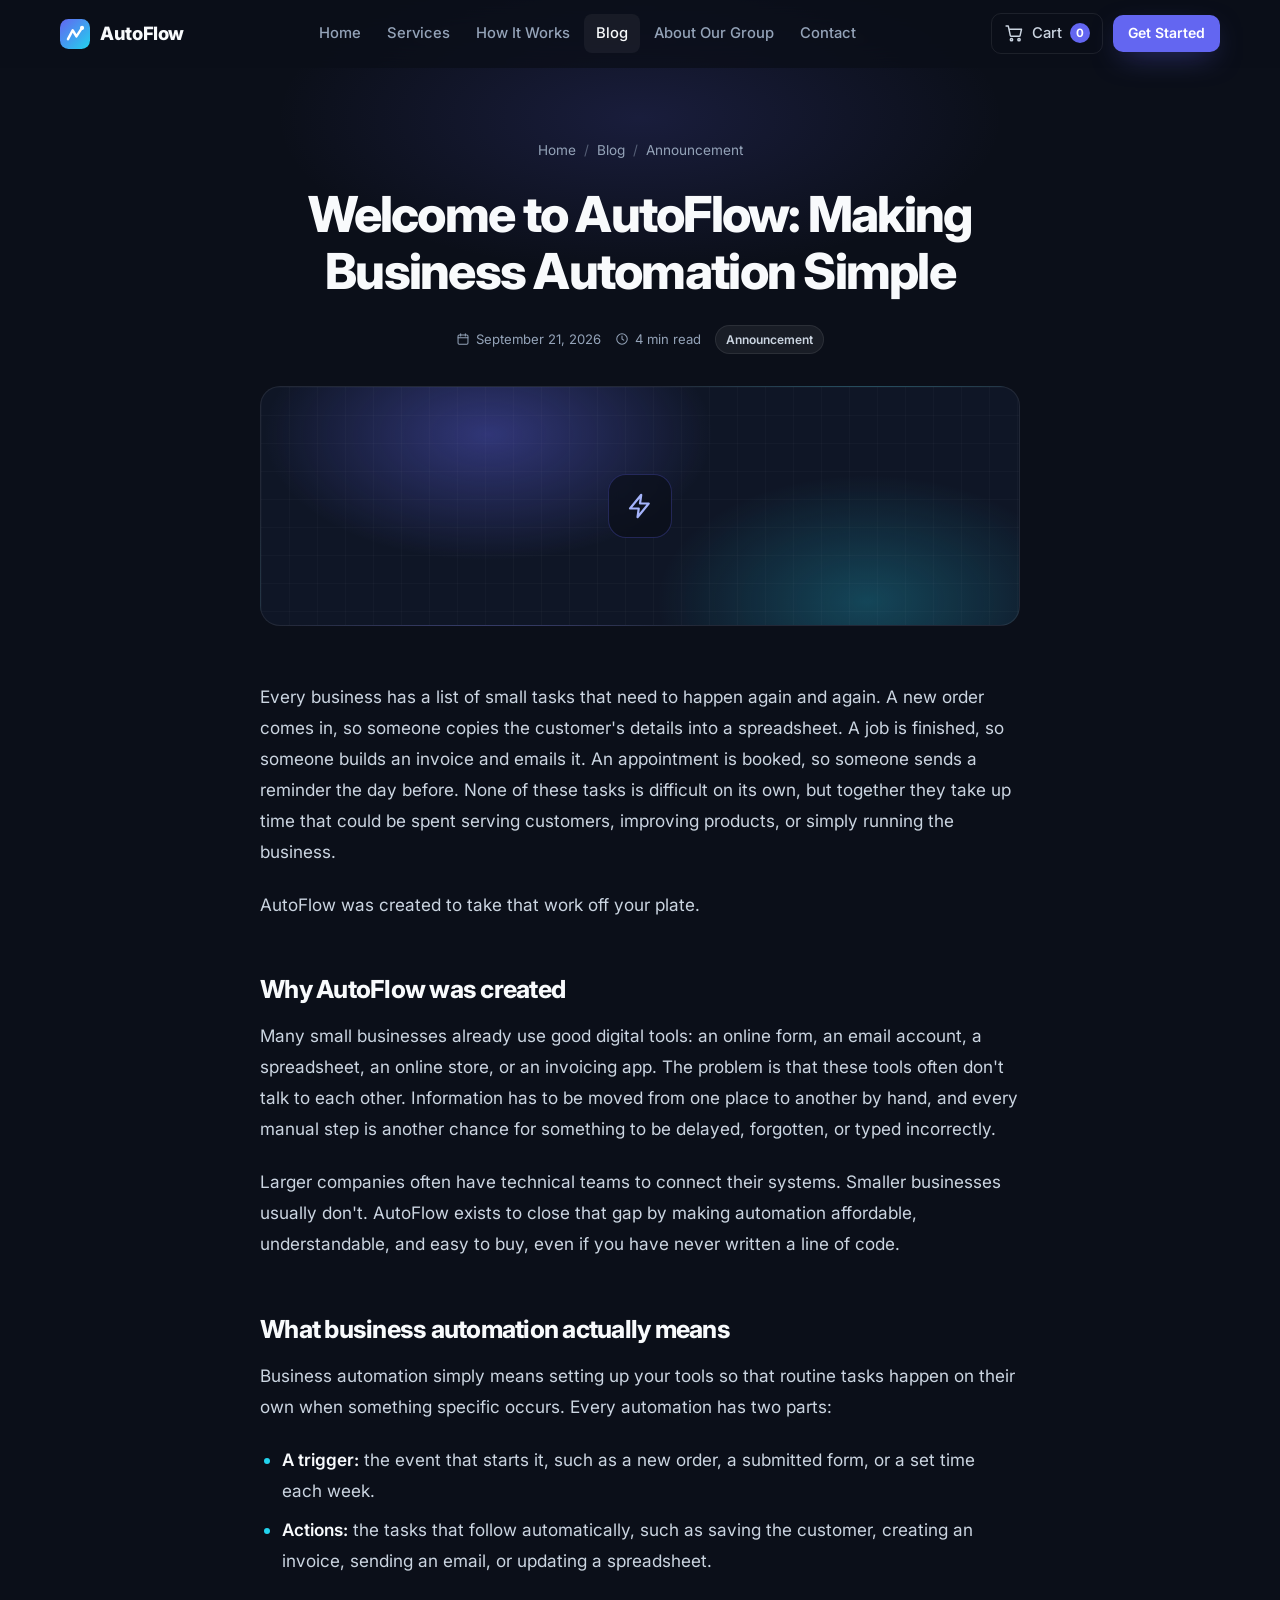
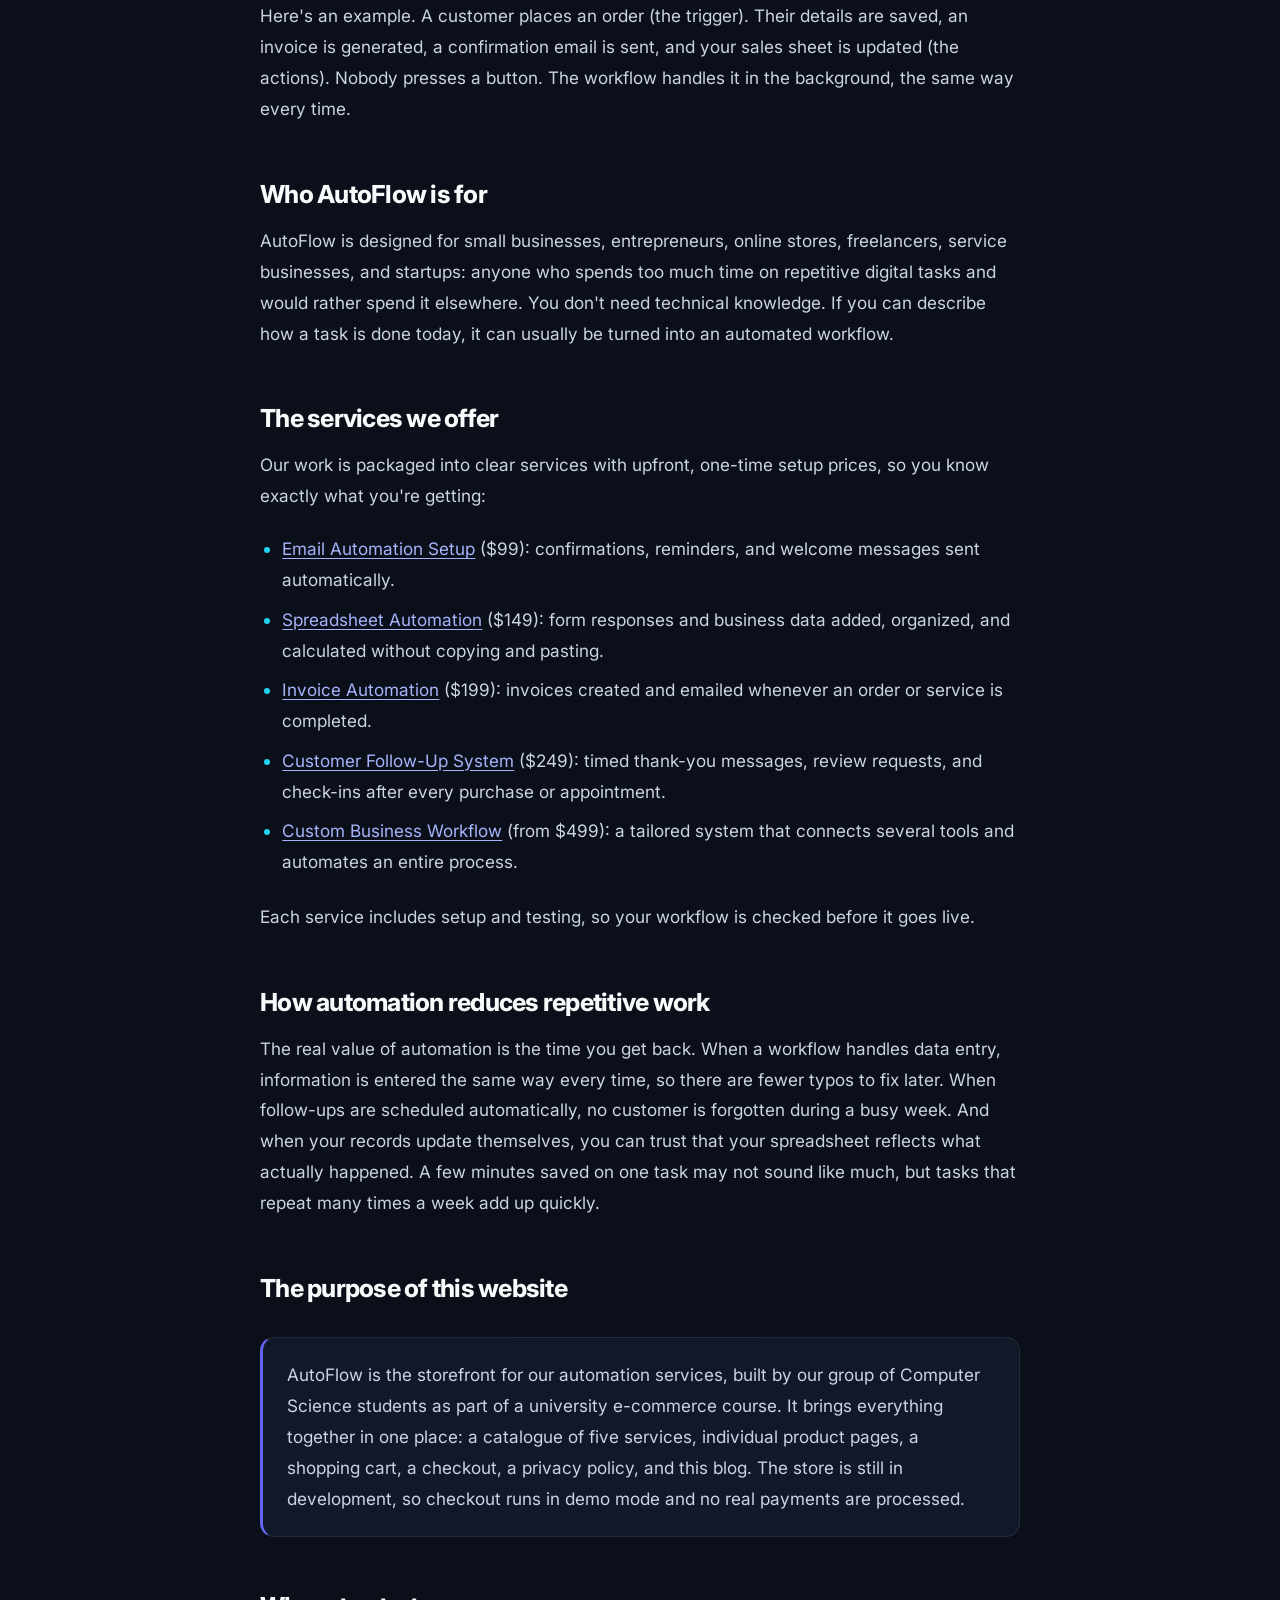
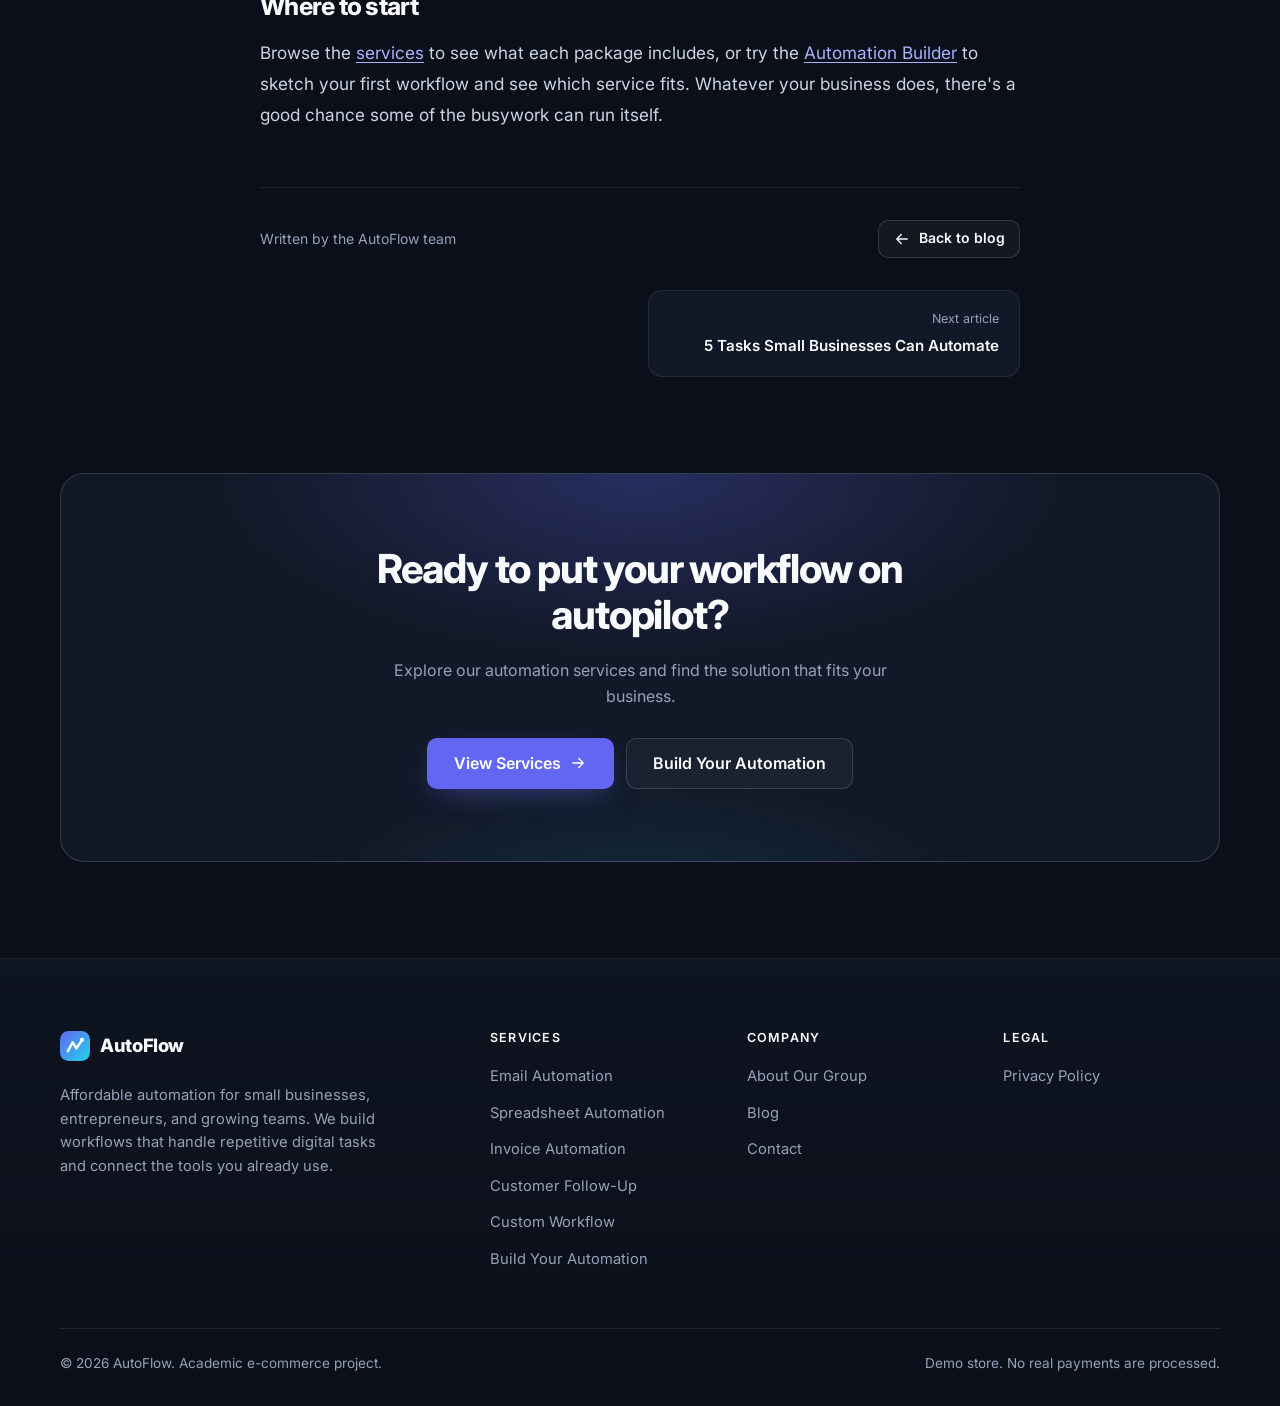
<file: autoflow/blog-post.html>
<!DOCTYPE html>
<html lang="en">
<head>
<meta charset="utf-8">
<meta name="viewport" content="width=device-width, initial-scale=1">
<title>Welcome to AutoFlow: Making Business Automation Simple | AutoFlow</title>
<meta name="description" content="Why AutoFlow was created, what business automation means, who it&#x27;s for, and how our services take repetitive work off your plate.">
<meta name="theme-color" content="#0B0F19">
<meta name="color-scheme" content="dark">
<link rel="icon" href="assets/images/favicon.svg" type="image/svg+xml">
<link rel="preconnect" href="https://fonts.googleapis.com">
<link rel="preconnect" href="https://fonts.gstatic.com" crossorigin>
<link rel="stylesheet" href="https://fonts.googleapis.com/css2?family=Inter:wght@400;500;600;700;800&display=swap">
<link rel="stylesheet" href="css/style.css">
<script src="js/products.js" defer></script>
<script src="js/cart.js" defer></script>
<script src="js/main.js" defer></script>
</head>
<body>
<a class="skip-link" href="#main">Skip to main content</a>
<header class="site-header">
  <nav class="container nav" aria-label="Main">
    <a class="logo" href="index.html" aria-label="AutoFlow home"><svg class="logo-mark" viewBox="0 0 32 32" aria-hidden="true" focusable="false"><defs><linearGradient id="lg-h" x1="0" y1="0" x2="32" y2="32" gradientUnits="userSpaceOnUse"><stop stop-color="#6366F1"/><stop offset="1" stop-color="#22D3EE"/></linearGradient></defs><rect width="32" height="32" rx="9" fill="url(#lg-h)"/><path d="M8.5 21.5 13.5 12l4 6.5 6-9" fill="none" stroke="#fff" stroke-width="2.6" stroke-linecap="round" stroke-linejoin="round"/><circle cx="23.5" cy="9.5" r="2.2" fill="#fff"/></svg><span>AutoFlow</span></a>
    <ul class="nav-links" id="primary-nav">
      <li><a href="index.html">Home</a></li><li><a href="services.html">Services</a></li><li><a href="index.html#how-it-works">How It Works</a></li><li><a href="blog.html" aria-current="page">Blog</a></li><li><a href="about.html">About Our Group</a></li><li><a href="contact.html">Contact</a></li><li class="mobile-only"><a class="btn btn-primary" href="services.html">Get Started</a></li>
    </ul>
    <div class="nav-actions">
      <a class="cart-link" href="cart.html" data-cart-link aria-label="Cart"><svg class="icon" viewBox="0 0 24 24" fill="none" stroke="currentColor" stroke-width="1.75" stroke-linecap="round" stroke-linejoin="round" aria-hidden="true" focusable="false"><circle cx="9" cy="20" r="1.4"/><circle cx="18" cy="20" r="1.4"/><path d="M2.5 3.5h2.6l2.5 11.6a1.2 1.2 0 0 0 1.2.9h9.3a1.2 1.2 0 0 0 1.2-.9L21 7.5H6"/></svg><span class="cart-label">Cart</span><span class="cart-count" data-cart-count>0</span></a>
      <a class="btn btn-primary btn-sm btn-get" href="services.html">Get Started</a>
      <button class="nav-toggle" type="button" aria-controls="primary-nav" aria-expanded="false" aria-label="Open menu"><svg class="icon icon-open" viewBox="0 0 24 24" fill="none" stroke="currentColor" stroke-width="1.75" stroke-linecap="round" stroke-linejoin="round" aria-hidden="true" focusable="false"><path d="M4 7h16M4 12h16M4 17h16"/></svg><svg class="icon icon-close" viewBox="0 0 24 24" fill="none" stroke="currentColor" stroke-width="1.75" stroke-linecap="round" stroke-linejoin="round" aria-hidden="true" focusable="false"><path d="M6 6l12 12M18 6 6 18"/></svg></button>
    </div>
  </nav>
</header>
<main id="main" tabindex="-1">

<article aria-labelledby="post-title">
  <header class="article-header">
    <div class="container">
      <nav aria-label="Breadcrumb"><ol class="breadcrumb"><li><a href="index.html">Home</a></li><li><a href="blog.html">Blog</a></li><li aria-current="page">Announcement</li></ol></nav>
      <h1 id="post-title">Welcome to AutoFlow: Making Business Automation Simple</h1>
      <p class="post-meta"><span><svg class="icon" viewBox="0 0 24 24" fill="none" stroke="currentColor" stroke-width="1.75" stroke-linecap="round" stroke-linejoin="round" aria-hidden="true" focusable="false"><rect x="3.5" y="5" width="17" height="16" rx="2"/><path d="M3.5 10h17M8 3v4M16 3v4"/></svg><time datetime="2026-09-21">September 21, 2026</time></span><span><svg class="icon" viewBox="0 0 24 24" fill="none" stroke="currentColor" stroke-width="1.75" stroke-linecap="round" stroke-linejoin="round" aria-hidden="true" focusable="false"><circle cx="12" cy="12" r="9"/><path d="M12 7v5l3 2"/></svg>4 min read</span><span class="badge">Announcement</span></p>
    </div>
  </header>
  <div class="container-narrow">
    <div class="post-cover article-cover " aria-hidden="true"><span class="icon-box"><svg class="icon" viewBox="0 0 24 24" fill="none" stroke="currentColor" stroke-width="1.75" stroke-linecap="round" stroke-linejoin="round" aria-hidden="true" focusable="false"><path d="M13 3 4 14h7l-1 7 9-11h-7l1-7z"/></svg></span></div>
    <div class="article">
      
<p>Every business has a list of small tasks that need to happen again and again. A new order comes in, so someone copies the customer's details into a spreadsheet. A job is finished, so someone builds an invoice and emails it. An appointment is booked, so someone sends a reminder the day before. None of these tasks is difficult on its own, but together they take up time that could be spent serving customers, improving products, or simply running the business.</p>
<p>AutoFlow was created to take that work off your plate.</p>

<h2>Why AutoFlow was created</h2>
<p>Many small businesses already use good digital tools: an online form, an email account, a spreadsheet, an online store, or an invoicing app. The problem is that these tools often don't talk to each other. Information has to be moved from one place to another by hand, and every manual step is another chance for something to be delayed, forgotten, or typed incorrectly.</p>
<p>Larger companies often have technical teams to connect their systems. Smaller businesses usually don't. AutoFlow exists to close that gap by making automation affordable, understandable, and easy to buy, even if you have never written a line of code.</p>

<h2>What business automation actually means</h2>
<p>Business automation simply means setting up your tools so that routine tasks happen on their own when something specific occurs. Every automation has two parts:</p>
<ul>
  <li><strong>A trigger:</strong> the event that starts it, such as a new order, a submitted form, or a set time each week.</li>
  <li><strong>Actions:</strong> the tasks that follow automatically, such as saving the customer, creating an invoice, sending an email, or updating a spreadsheet.</li>
</ul>
<p>Here's an example. A customer places an order (the trigger). Their details are saved, an invoice is generated, a confirmation email is sent, and your sales sheet is updated (the actions). Nobody presses a button. The workflow handles it in the background, the same way every time.</p>

<h2>Who AutoFlow is for</h2>
<p>AutoFlow is designed for small businesses, entrepreneurs, online stores, freelancers, service businesses, and startups: anyone who spends too much time on repetitive digital tasks and would rather spend it elsewhere. You don't need technical knowledge. If you can describe how a task is done today, it can usually be turned into an automated workflow.</p>

<h2>The services we offer</h2>
<p>Our work is packaged into clear services with upfront, one-time setup prices, so you know exactly what you're getting:</p>
<ul>
  <li><a href="product.html?id=email">Email Automation Setup</a> ($99): confirmations, reminders, and welcome messages sent automatically.</li>
  <li><a href="product.html?id=spreadsheet">Spreadsheet Automation</a> ($149): form responses and business data added, organized, and calculated without copying and pasting.</li>
  <li><a href="product.html?id=invoice">Invoice Automation</a> ($199): invoices created and emailed whenever an order or service is completed.</li>
  <li><a href="product.html?id=followup">Customer Follow-Up System</a> ($249): timed thank-you messages, review requests, and check-ins after every purchase or appointment.</li>
  <li><a href="product.html?id=custom">Custom Business Workflow</a> (from $499): a tailored system that connects several tools and automates an entire process.</li>
</ul>
<p>Each service includes setup and testing, so your workflow is checked before it goes live.</p>

<h2>How automation reduces repetitive work</h2>
<p>The real value of automation is the time you get back. When a workflow handles data entry, information is entered the same way every time, so there are fewer typos to fix later. When follow-ups are scheduled automatically, no customer is forgotten during a busy week. And when your records update themselves, you can trust that your spreadsheet reflects what actually happened. A few minutes saved on one task may not sound like much, but tasks that repeat many times a week add up quickly.</p>

<h2>The purpose of this website</h2>
<div class="callout"><p>AutoFlow is the storefront for our automation services, built by our group of Computer Science students as part of a university e-commerce course. It brings everything together in one place: a catalogue of five services, individual product pages, a shopping cart, a checkout, a privacy policy, and this blog. The store is still in development, so checkout runs in demo mode and no real payments are processed.</p></div>

<h2>Where to start</h2>
<p>Browse the <a href="services.html">services</a> to see what each package includes, or try the <a href="automation-builder.html">Automation Builder</a> to sketch your first workflow and see which service fits. Whatever your business does, there's a good chance some of the busywork can run itself.</p>

    </div>
    <footer class="article-footer">
      <p class="mb-0 small">Written by the AutoFlow team</p>
      <a class="btn btn-secondary btn-sm" href="blog.html"><svg class="icon" viewBox="0 0 24 24" fill="none" stroke="currentColor" stroke-width="1.75" stroke-linecap="round" stroke-linejoin="round" aria-hidden="true" focusable="false"><path d="M19 12H5M11 6l-6 6 6 6"/></svg>Back to blog</a>
    </footer>
    <nav class="post-nav" aria-label="More articles"><a class="next" href="blog-5-tasks-to-automate.html"><small>Next article</small><strong>5 Tasks Small Businesses Can Automate</strong></a></nav>
  </div>
</article>
<section>
  <div class="container">
    <div class="cta-band">
      <h2>Ready to put your workflow on autopilot?</h2>
      <p>Explore our automation services and find the solution that fits your business.</p>
      <div class="cta-actions"><a class="btn btn-primary btn-lg" href="services.html">View Services <svg class="icon icon-arrow" viewBox="0 0 24 24" fill="none" stroke="currentColor" stroke-width="1.75" stroke-linecap="round" stroke-linejoin="round" aria-hidden="true" focusable="false"><path d="M5 12h14M13 6l6 6-6 6"/></svg></a><a class="btn btn-secondary btn-lg" href="automation-builder.html">Build Your Automation</a></div>
    </div>
  </div>
</section>

</main>
<footer class="site-footer">
  <div class="container">
    <div class="footer-grid">
      <div class="footer-brand">
        <a class="logo" href="index.html" aria-label="AutoFlow home"><svg class="logo-mark" viewBox="0 0 32 32" aria-hidden="true" focusable="false"><defs><linearGradient id="lg-f" x1="0" y1="0" x2="32" y2="32" gradientUnits="userSpaceOnUse"><stop stop-color="#6366F1"/><stop offset="1" stop-color="#22D3EE"/></linearGradient></defs><rect width="32" height="32" rx="9" fill="url(#lg-f)"/><path d="M8.5 21.5 13.5 12l4 6.5 6-9" fill="none" stroke="#fff" stroke-width="2.6" stroke-linecap="round" stroke-linejoin="round"/><circle cx="23.5" cy="9.5" r="2.2" fill="#fff"/></svg><span>AutoFlow</span></a>
        <p>Affordable automation for small businesses, entrepreneurs, and growing teams. We build workflows that handle repetitive digital tasks and connect the tools you already use.</p>
      </div>
      <div>
        <h2 class="footer-title">Services</h2>
        <ul class="footer-links">
          <li><a href="product.html?id=email">Email Automation</a></li>
          <li><a href="product.html?id=spreadsheet">Spreadsheet Automation</a></li>
          <li><a href="product.html?id=invoice">Invoice Automation</a></li>
          <li><a href="product.html?id=followup">Customer Follow-Up</a></li>
          <li><a href="product.html?id=custom">Custom Workflow</a></li>
          <li><a href="automation-builder.html">Build Your Automation</a></li>
        </ul>
      </div>
      <div>
        <h2 class="footer-title">Company</h2>
        <ul class="footer-links">
          <li><a href="about.html">About Our Group</a></li>
          <li><a href="blog.html">Blog</a></li>
          <li><a href="contact.html">Contact</a></li>
        </ul>
      </div>
      <div>
        <h2 class="footer-title">Legal</h2>
        <ul class="footer-links">
          <li><a href="privacy.html">Privacy Policy</a></li>
        </ul>
      </div>
    </div>
    <div class="footer-bottom">
      <p>© 2026 AutoFlow. Academic e-commerce project.</p>
      <p>Demo store. No real payments are processed.</p>
    </div>
  </div>
</footer>
<div class="toast-region" aria-live="polite"></div>
</body>
</html>
</file>
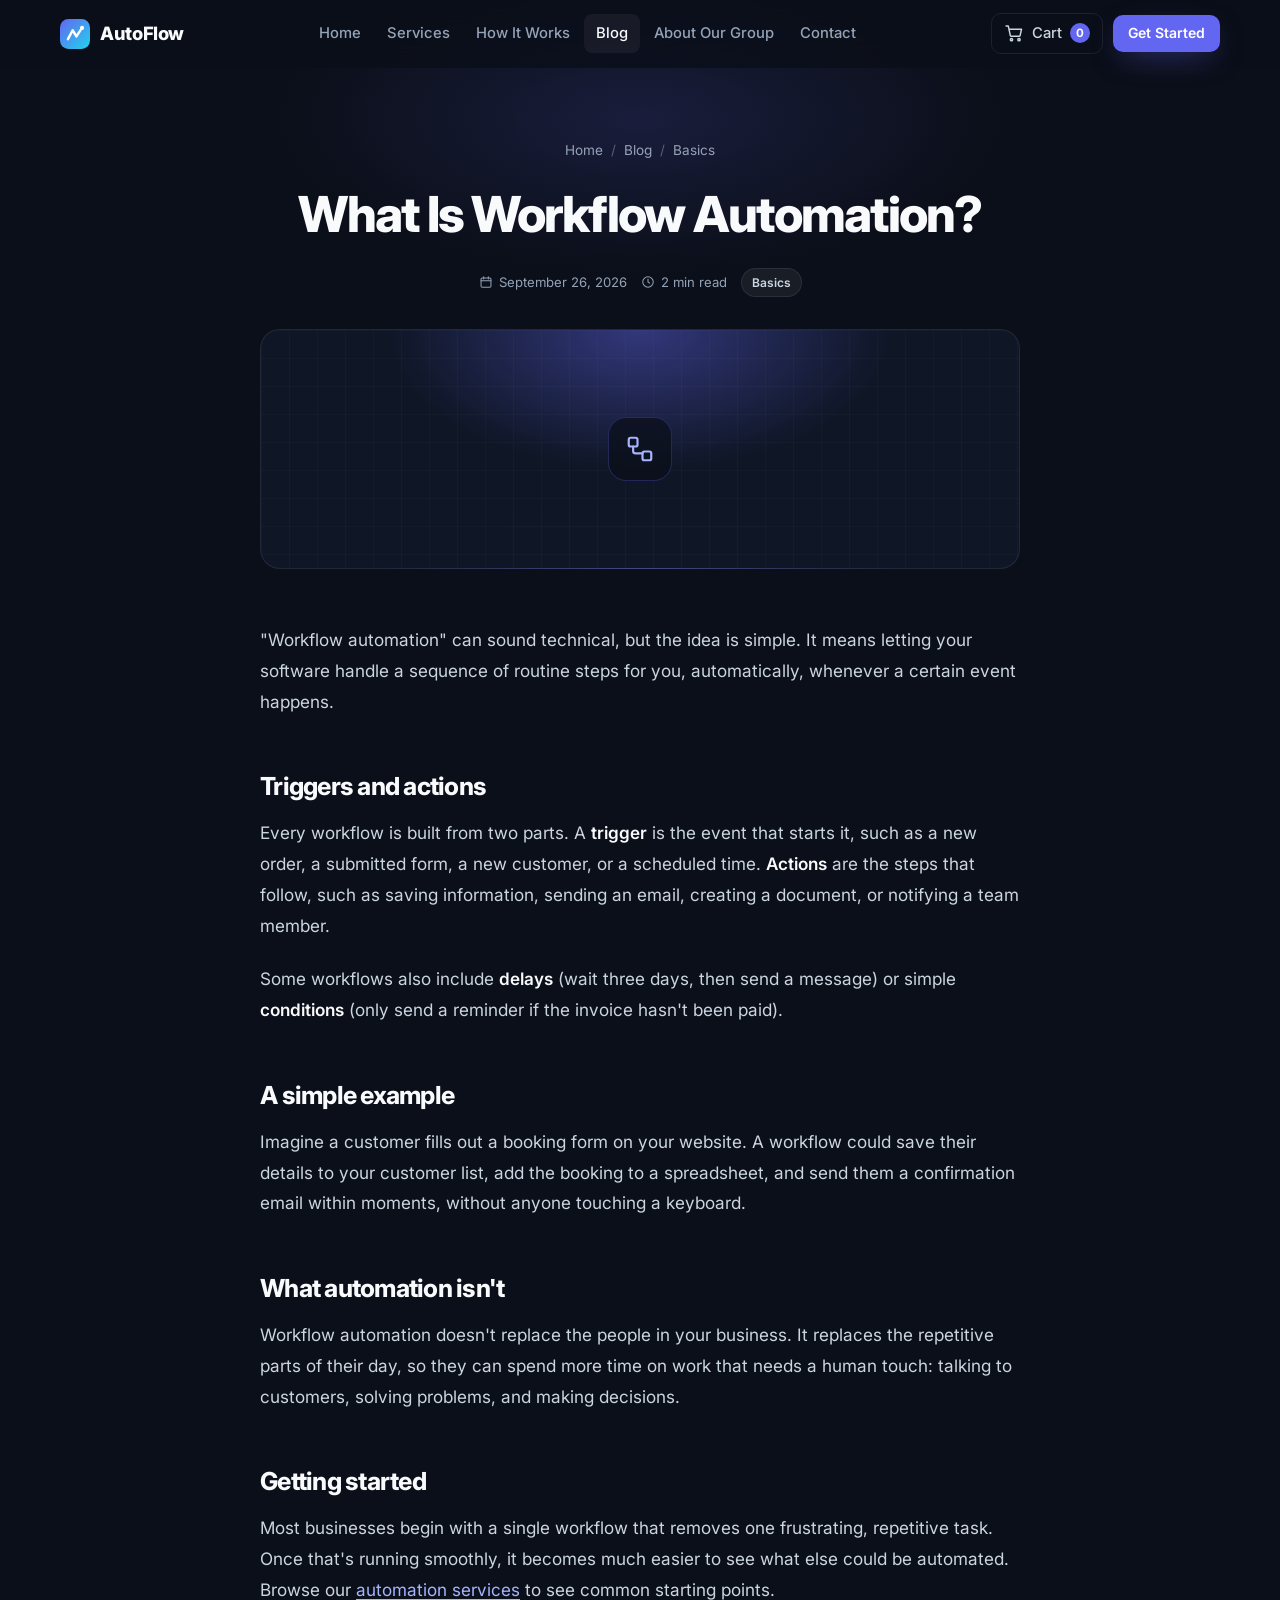
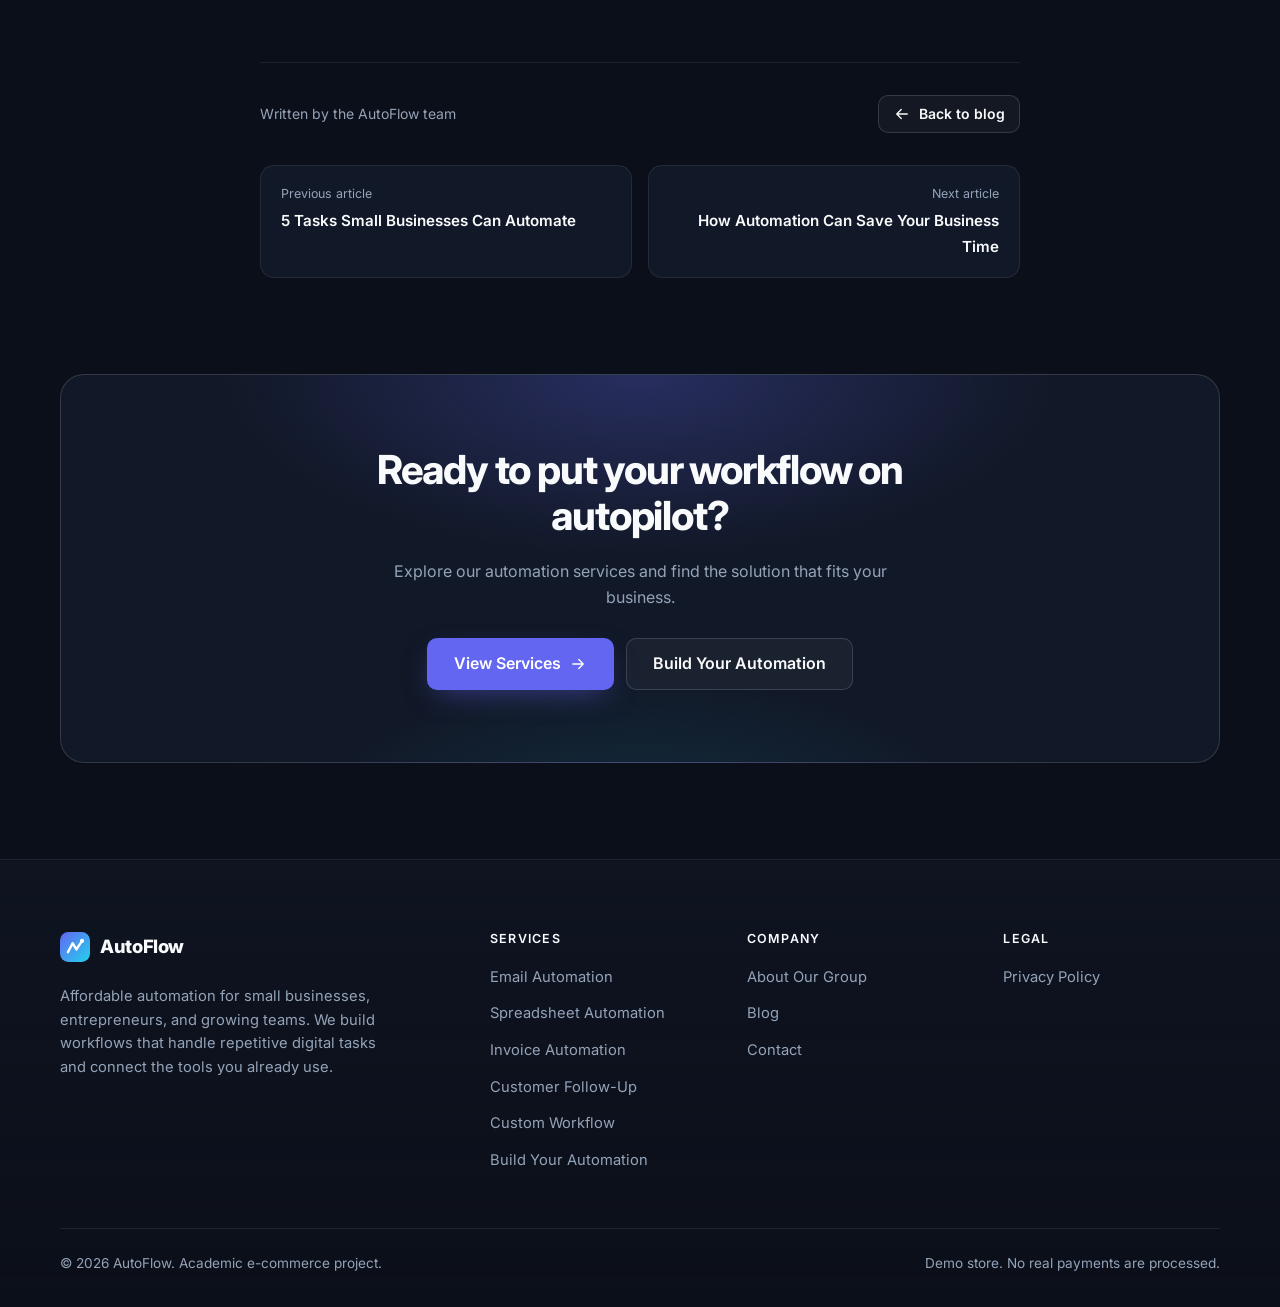
<file: autoflow/blog-what-is-workflow-automation.html>
<!DOCTYPE html>
<html lang="en">
<head>
<meta charset="utf-8">
<meta name="viewport" content="width=device-width, initial-scale=1">
<title>What Is Workflow Automation? | AutoFlow</title>
<meta name="description" content="A plain-language introduction to triggers, actions, and how automated workflows fit into a small business.">
<meta name="theme-color" content="#0B0F19">
<meta name="color-scheme" content="dark">
<link rel="icon" href="assets/images/favicon.svg" type="image/svg+xml">
<link rel="preconnect" href="https://fonts.googleapis.com">
<link rel="preconnect" href="https://fonts.gstatic.com" crossorigin>
<link rel="stylesheet" href="https://fonts.googleapis.com/css2?family=Inter:wght@400;500;600;700;800&display=swap">
<link rel="stylesheet" href="css/style.css">
<script src="js/products.js" defer></script>
<script src="js/cart.js" defer></script>
<script src="js/main.js" defer></script>
</head>
<body>
<a class="skip-link" href="#main">Skip to main content</a>
<header class="site-header">
  <nav class="container nav" aria-label="Main">
    <a class="logo" href="index.html" aria-label="AutoFlow home"><svg class="logo-mark" viewBox="0 0 32 32" aria-hidden="true" focusable="false"><defs><linearGradient id="lg-h" x1="0" y1="0" x2="32" y2="32" gradientUnits="userSpaceOnUse"><stop stop-color="#6366F1"/><stop offset="1" stop-color="#22D3EE"/></linearGradient></defs><rect width="32" height="32" rx="9" fill="url(#lg-h)"/><path d="M8.5 21.5 13.5 12l4 6.5 6-9" fill="none" stroke="#fff" stroke-width="2.6" stroke-linecap="round" stroke-linejoin="round"/><circle cx="23.5" cy="9.5" r="2.2" fill="#fff"/></svg><span>AutoFlow</span></a>
    <ul class="nav-links" id="primary-nav">
      <li><a href="index.html">Home</a></li><li><a href="services.html">Services</a></li><li><a href="index.html#how-it-works">How It Works</a></li><li><a href="blog.html" aria-current="page">Blog</a></li><li><a href="about.html">About Our Group</a></li><li><a href="contact.html">Contact</a></li><li class="mobile-only"><a class="btn btn-primary" href="services.html">Get Started</a></li>
    </ul>
    <div class="nav-actions">
      <a class="cart-link" href="cart.html" data-cart-link aria-label="Cart"><svg class="icon" viewBox="0 0 24 24" fill="none" stroke="currentColor" stroke-width="1.75" stroke-linecap="round" stroke-linejoin="round" aria-hidden="true" focusable="false"><circle cx="9" cy="20" r="1.4"/><circle cx="18" cy="20" r="1.4"/><path d="M2.5 3.5h2.6l2.5 11.6a1.2 1.2 0 0 0 1.2.9h9.3a1.2 1.2 0 0 0 1.2-.9L21 7.5H6"/></svg><span class="cart-label">Cart</span><span class="cart-count" data-cart-count>0</span></a>
      <a class="btn btn-primary btn-sm btn-get" href="services.html">Get Started</a>
      <button class="nav-toggle" type="button" aria-controls="primary-nav" aria-expanded="false" aria-label="Open menu"><svg class="icon icon-open" viewBox="0 0 24 24" fill="none" stroke="currentColor" stroke-width="1.75" stroke-linecap="round" stroke-linejoin="round" aria-hidden="true" focusable="false"><path d="M4 7h16M4 12h16M4 17h16"/></svg><svg class="icon icon-close" viewBox="0 0 24 24" fill="none" stroke="currentColor" stroke-width="1.75" stroke-linecap="round" stroke-linejoin="round" aria-hidden="true" focusable="false"><path d="M6 6l12 12M18 6 6 18"/></svg></button>
    </div>
  </nav>
</header>
<main id="main" tabindex="-1">

<article aria-labelledby="post-title">
  <header class="article-header">
    <div class="container">
      <nav aria-label="Breadcrumb"><ol class="breadcrumb"><li><a href="index.html">Home</a></li><li><a href="blog.html">Blog</a></li><li aria-current="page">Basics</li></ol></nav>
      <h1 id="post-title">What Is Workflow Automation?</h1>
      <p class="post-meta"><span><svg class="icon" viewBox="0 0 24 24" fill="none" stroke="currentColor" stroke-width="1.75" stroke-linecap="round" stroke-linejoin="round" aria-hidden="true" focusable="false"><rect x="3.5" y="5" width="17" height="16" rx="2"/><path d="M3.5 10h17M8 3v4M16 3v4"/></svg><time datetime="2026-09-26">September 26, 2026</time></span><span><svg class="icon" viewBox="0 0 24 24" fill="none" stroke="currentColor" stroke-width="1.75" stroke-linecap="round" stroke-linejoin="round" aria-hidden="true" focusable="false"><circle cx="12" cy="12" r="9"/><path d="M12 7v5l3 2"/></svg>2 min read</span><span class="badge">Basics</span></p>
    </div>
  </header>
  <div class="container-narrow">
    <div class="post-cover article-cover v3" aria-hidden="true"><span class="icon-box"><svg class="icon" viewBox="0 0 24 24" fill="none" stroke="currentColor" stroke-width="1.75" stroke-linecap="round" stroke-linejoin="round" aria-hidden="true" focusable="false"><rect x="3" y="3" width="7" height="7" rx="1.5"/><rect x="14" y="14" width="7" height="7" rx="1.5"/><path d="M6.5 10v3.5a2 2 0 0 0 2 2H14"/></svg></span></div>
    <div class="article">
      
<p>"Workflow automation" can sound technical, but the idea is simple. It means letting your software handle a sequence of routine steps for you, automatically, whenever a certain event happens.</p>
<h2>Triggers and actions</h2>
<p>Every workflow is built from two parts. A <strong>trigger</strong> is the event that starts it, such as a new order, a submitted form, a new customer, or a scheduled time. <strong>Actions</strong> are the steps that follow, such as saving information, sending an email, creating a document, or notifying a team member.</p>
<p>Some workflows also include <strong>delays</strong> (wait three days, then send a message) or simple <strong>conditions</strong> (only send a reminder if the invoice hasn't been paid).</p>
<h2>A simple example</h2>
<p>Imagine a customer fills out a booking form on your website. A workflow could save their details to your customer list, add the booking to a spreadsheet, and send them a confirmation email within moments, without anyone touching a keyboard.</p>
<h2>What automation isn't</h2>
<p>Workflow automation doesn't replace the people in your business. It replaces the repetitive parts of their day, so they can spend more time on work that needs a human touch: talking to customers, solving problems, and making decisions.</p>
<h2>Getting started</h2>
<p>Most businesses begin with a single workflow that removes one frustrating, repetitive task. Once that's running smoothly, it becomes much easier to see what else could be automated. Browse our <a href="services.html">automation services</a> to see common starting points.</p>

    </div>
    <footer class="article-footer">
      <p class="mb-0 small">Written by the AutoFlow team</p>
      <a class="btn btn-secondary btn-sm" href="blog.html"><svg class="icon" viewBox="0 0 24 24" fill="none" stroke="currentColor" stroke-width="1.75" stroke-linecap="round" stroke-linejoin="round" aria-hidden="true" focusable="false"><path d="M19 12H5M11 6l-6 6 6 6"/></svg>Back to blog</a>
    </footer>
    <nav class="post-nav" aria-label="More articles"><a href="blog-5-tasks-to-automate.html"><small>Previous article</small><strong>5 Tasks Small Businesses Can Automate</strong></a><a class="next" href="blog-automation-saves-time.html"><small>Next article</small><strong>How Automation Can Save Your Business Time</strong></a></nav>
  </div>
</article>
<section>
  <div class="container">
    <div class="cta-band">
      <h2>Ready to put your workflow on autopilot?</h2>
      <p>Explore our automation services and find the solution that fits your business.</p>
      <div class="cta-actions"><a class="btn btn-primary btn-lg" href="services.html">View Services <svg class="icon icon-arrow" viewBox="0 0 24 24" fill="none" stroke="currentColor" stroke-width="1.75" stroke-linecap="round" stroke-linejoin="round" aria-hidden="true" focusable="false"><path d="M5 12h14M13 6l6 6-6 6"/></svg></a><a class="btn btn-secondary btn-lg" href="automation-builder.html">Build Your Automation</a></div>
    </div>
  </div>
</section>

</main>
<footer class="site-footer">
  <div class="container">
    <div class="footer-grid">
      <div class="footer-brand">
        <a class="logo" href="index.html" aria-label="AutoFlow home"><svg class="logo-mark" viewBox="0 0 32 32" aria-hidden="true" focusable="false"><defs><linearGradient id="lg-f" x1="0" y1="0" x2="32" y2="32" gradientUnits="userSpaceOnUse"><stop stop-color="#6366F1"/><stop offset="1" stop-color="#22D3EE"/></linearGradient></defs><rect width="32" height="32" rx="9" fill="url(#lg-f)"/><path d="M8.5 21.5 13.5 12l4 6.5 6-9" fill="none" stroke="#fff" stroke-width="2.6" stroke-linecap="round" stroke-linejoin="round"/><circle cx="23.5" cy="9.5" r="2.2" fill="#fff"/></svg><span>AutoFlow</span></a>
        <p>Affordable automation for small businesses, entrepreneurs, and growing teams. We build workflows that handle repetitive digital tasks and connect the tools you already use.</p>
      </div>
      <div>
        <h2 class="footer-title">Services</h2>
        <ul class="footer-links">
          <li><a href="product.html?id=email">Email Automation</a></li>
          <li><a href="product.html?id=spreadsheet">Spreadsheet Automation</a></li>
          <li><a href="product.html?id=invoice">Invoice Automation</a></li>
          <li><a href="product.html?id=followup">Customer Follow-Up</a></li>
          <li><a href="product.html?id=custom">Custom Workflow</a></li>
          <li><a href="automation-builder.html">Build Your Automation</a></li>
        </ul>
      </div>
      <div>
        <h2 class="footer-title">Company</h2>
        <ul class="footer-links">
          <li><a href="about.html">About Our Group</a></li>
          <li><a href="blog.html">Blog</a></li>
          <li><a href="contact.html">Contact</a></li>
        </ul>
      </div>
      <div>
        <h2 class="footer-title">Legal</h2>
        <ul class="footer-links">
          <li><a href="privacy.html">Privacy Policy</a></li>
        </ul>
      </div>
    </div>
    <div class="footer-bottom">
      <p>© 2026 AutoFlow. Academic e-commerce project.</p>
      <p>Demo store. No real payments are processed.</p>
    </div>
  </div>
</footer>
<div class="toast-region" aria-live="polite"></div>
</body>
</html>
</file>
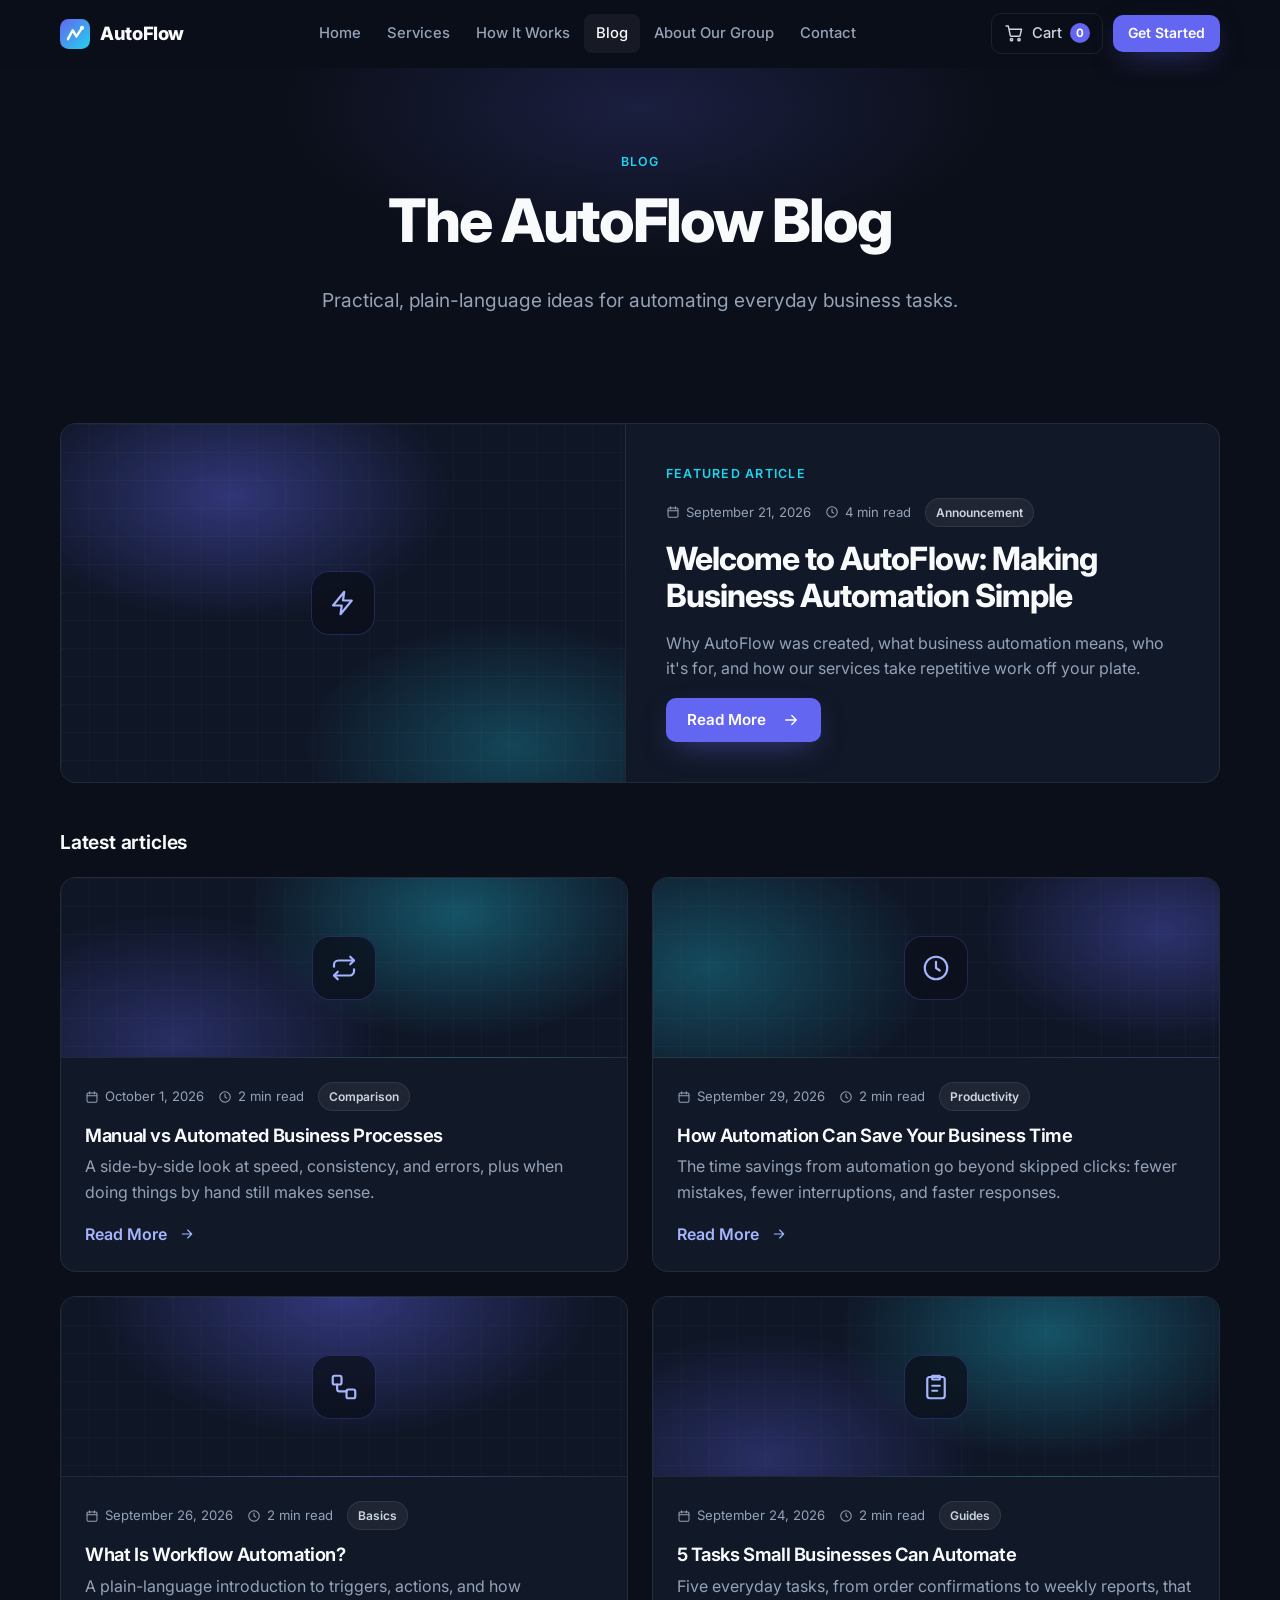
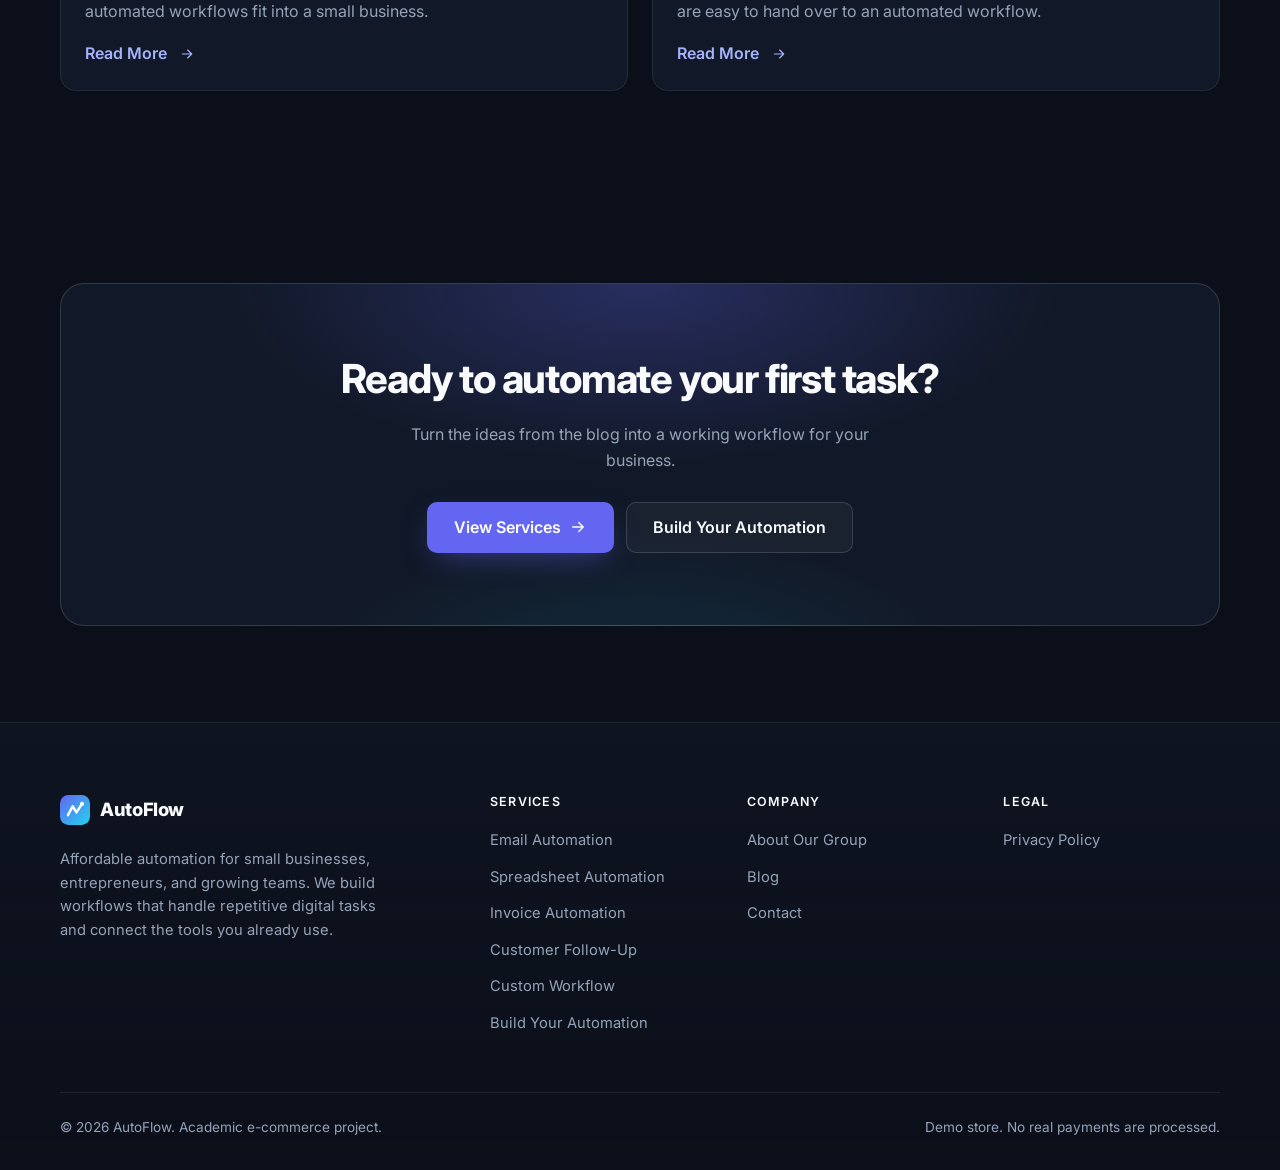
<file: autoflow/blog.html>
<!DOCTYPE html>
<html lang="en">
<head>
<meta charset="utf-8">
<meta name="viewport" content="width=device-width, initial-scale=1">
<title>Blog | AutoFlow</title>
<meta name="description" content="Articles about business automation, workflows, and saving time from the AutoFlow team.">
<meta name="theme-color" content="#0B0F19">
<meta name="color-scheme" content="dark">
<link rel="icon" href="assets/images/favicon.svg" type="image/svg+xml">
<link rel="preconnect" href="https://fonts.googleapis.com">
<link rel="preconnect" href="https://fonts.gstatic.com" crossorigin>
<link rel="stylesheet" href="https://fonts.googleapis.com/css2?family=Inter:wght@400;500;600;700;800&display=swap">
<link rel="stylesheet" href="css/style.css">
<script src="js/products.js" defer></script>
<script src="js/cart.js" defer></script>
<script src="js/main.js" defer></script>
</head>
<body>
<a class="skip-link" href="#main">Skip to main content</a>
<header class="site-header">
  <nav class="container nav" aria-label="Main">
    <a class="logo" href="index.html" aria-label="AutoFlow home"><svg class="logo-mark" viewBox="0 0 32 32" aria-hidden="true" focusable="false"><defs><linearGradient id="lg-h" x1="0" y1="0" x2="32" y2="32" gradientUnits="userSpaceOnUse"><stop stop-color="#6366F1"/><stop offset="1" stop-color="#22D3EE"/></linearGradient></defs><rect width="32" height="32" rx="9" fill="url(#lg-h)"/><path d="M8.5 21.5 13.5 12l4 6.5 6-9" fill="none" stroke="#fff" stroke-width="2.6" stroke-linecap="round" stroke-linejoin="round"/><circle cx="23.5" cy="9.5" r="2.2" fill="#fff"/></svg><span>AutoFlow</span></a>
    <ul class="nav-links" id="primary-nav">
      <li><a href="index.html">Home</a></li><li><a href="services.html">Services</a></li><li><a href="index.html#how-it-works">How It Works</a></li><li><a href="blog.html" aria-current="page">Blog</a></li><li><a href="about.html">About Our Group</a></li><li><a href="contact.html">Contact</a></li><li class="mobile-only"><a class="btn btn-primary" href="services.html">Get Started</a></li>
    </ul>
    <div class="nav-actions">
      <a class="cart-link" href="cart.html" data-cart-link aria-label="Cart"><svg class="icon" viewBox="0 0 24 24" fill="none" stroke="currentColor" stroke-width="1.75" stroke-linecap="round" stroke-linejoin="round" aria-hidden="true" focusable="false"><circle cx="9" cy="20" r="1.4"/><circle cx="18" cy="20" r="1.4"/><path d="M2.5 3.5h2.6l2.5 11.6a1.2 1.2 0 0 0 1.2.9h9.3a1.2 1.2 0 0 0 1.2-.9L21 7.5H6"/></svg><span class="cart-label">Cart</span><span class="cart-count" data-cart-count>0</span></a>
      <a class="btn btn-primary btn-sm btn-get" href="services.html">Get Started</a>
      <button class="nav-toggle" type="button" aria-controls="primary-nav" aria-expanded="false" aria-label="Open menu"><svg class="icon icon-open" viewBox="0 0 24 24" fill="none" stroke="currentColor" stroke-width="1.75" stroke-linecap="round" stroke-linejoin="round" aria-hidden="true" focusable="false"><path d="M4 7h16M4 12h16M4 17h16"/></svg><svg class="icon icon-close" viewBox="0 0 24 24" fill="none" stroke="currentColor" stroke-width="1.75" stroke-linecap="round" stroke-linejoin="round" aria-hidden="true" focusable="false"><path d="M6 6l12 12M18 6 6 18"/></svg></button>
    </div>
  </nav>
</header>
<main id="main" tabindex="-1">

<section class="page-hero" aria-labelledby="page-title">
  <div class="container">
    <p class="eyebrow">Blog</p>
    <h1 id="page-title">The AutoFlow Blog</h1>
    <p class="lead">Practical, plain-language ideas for automating everyday business tasks.</p>
  </div>
</section>
<section class="section-tight" aria-label="Articles">
  <div class="container">
    <article class="card card-hover featured-post" aria-labelledby="featured-title">
      <div class="post-cover" aria-hidden="true"><span class="icon-box"><svg class="icon" viewBox="0 0 24 24" fill="none" stroke="currentColor" stroke-width="1.75" stroke-linecap="round" stroke-linejoin="round" aria-hidden="true" focusable="false"><path d="M13 3 4 14h7l-1 7 9-11h-7l1-7z"/></svg></span></div>
      <div class="post-body">
        <p class="eyebrow">Featured article</p>
        <p class="post-meta"><span><svg class="icon" viewBox="0 0 24 24" fill="none" stroke="currentColor" stroke-width="1.75" stroke-linecap="round" stroke-linejoin="round" aria-hidden="true" focusable="false"><rect x="3.5" y="5" width="17" height="16" rx="2"/><path d="M3.5 10h17M8 3v4M16 3v4"/></svg><time datetime="2026-09-21">September 21, 2026</time></span><span><svg class="icon" viewBox="0 0 24 24" fill="none" stroke="currentColor" stroke-width="1.75" stroke-linecap="round" stroke-linejoin="round" aria-hidden="true" focusable="false"><circle cx="12" cy="12" r="9"/><path d="M12 7v5l3 2"/></svg>4 min read</span><span class="badge">Announcement</span></p>
        <h2 id="featured-title"><a href="blog-post.html">Welcome to AutoFlow: Making Business Automation Simple</a></h2>
        <p>Why AutoFlow was created, what business automation means, who it's for, and how our services take repetitive work off your plate.</p>
        <div><a class="btn btn-primary" href="blog-post.html">Read More<span class="sr-only">: Welcome to AutoFlow: Making Business Automation Simple</span> <svg class="icon icon-arrow" viewBox="0 0 24 24" fill="none" stroke="currentColor" stroke-width="1.75" stroke-linecap="round" stroke-linejoin="round" aria-hidden="true" focusable="false"><path d="M5 12h14M13 6l6 6-6 6"/></svg></a></div>
      </div>
    </article>
    <h2 class="h3" style="margin-bottom:24px">Latest articles</h2>
    <div class="grid grid-2"><article class="card card-hover post-card">
  <div class="post-cover v2" aria-hidden="true"><span class="icon-box"><svg class="icon" viewBox="0 0 24 24" fill="none" stroke="currentColor" stroke-width="1.75" stroke-linecap="round" stroke-linejoin="round" aria-hidden="true" focusable="false"><path d="M17 3l3 3-3 3"/><path d="M4 11V9.5A3.5 3.5 0 0 1 7.5 6H20M7 21l-3-3 3-3"/><path d="M20 13v1.5a3.5 3.5 0 0 1-3.5 3.5H4"/></svg></span></div>
  <div class="post-body">
    <p class="post-meta"><span><svg class="icon" viewBox="0 0 24 24" fill="none" stroke="currentColor" stroke-width="1.75" stroke-linecap="round" stroke-linejoin="round" aria-hidden="true" focusable="false"><rect x="3.5" y="5" width="17" height="16" rx="2"/><path d="M3.5 10h17M8 3v4M16 3v4"/></svg><time datetime="2026-10-01">October 1, 2026</time></span><span><svg class="icon" viewBox="0 0 24 24" fill="none" stroke="currentColor" stroke-width="1.75" stroke-linecap="round" stroke-linejoin="round" aria-hidden="true" focusable="false"><circle cx="12" cy="12" r="9"/><path d="M12 7v5l3 2"/></svg>2 min read</span><span class="badge">Comparison</span></p>
    <h3><a href="blog-manual-vs-automated.html">Manual vs Automated Business Processes</a></h3>
    <p>A side-by-side look at speed, consistency, and errors, plus when doing things by hand still makes sense.</p>
    <a class="text-link" href="blog-manual-vs-automated.html">Read More<span class="sr-only">: Manual vs Automated Business Processes</span> <svg class="icon" viewBox="0 0 24 24" fill="none" stroke="currentColor" stroke-width="1.75" stroke-linecap="round" stroke-linejoin="round" aria-hidden="true" focusable="false"><path d="M5 12h14M13 6l6 6-6 6"/></svg></a>
  </div>
</article><article class="card card-hover post-card">
  <div class="post-cover v4" aria-hidden="true"><span class="icon-box"><svg class="icon" viewBox="0 0 24 24" fill="none" stroke="currentColor" stroke-width="1.75" stroke-linecap="round" stroke-linejoin="round" aria-hidden="true" focusable="false"><circle cx="12" cy="12" r="9"/><path d="M12 7v5l3 2"/></svg></span></div>
  <div class="post-body">
    <p class="post-meta"><span><svg class="icon" viewBox="0 0 24 24" fill="none" stroke="currentColor" stroke-width="1.75" stroke-linecap="round" stroke-linejoin="round" aria-hidden="true" focusable="false"><rect x="3.5" y="5" width="17" height="16" rx="2"/><path d="M3.5 10h17M8 3v4M16 3v4"/></svg><time datetime="2026-09-29">September 29, 2026</time></span><span><svg class="icon" viewBox="0 0 24 24" fill="none" stroke="currentColor" stroke-width="1.75" stroke-linecap="round" stroke-linejoin="round" aria-hidden="true" focusable="false"><circle cx="12" cy="12" r="9"/><path d="M12 7v5l3 2"/></svg>2 min read</span><span class="badge">Productivity</span></p>
    <h3><a href="blog-automation-saves-time.html">How Automation Can Save Your Business Time</a></h3>
    <p>The time savings from automation go beyond skipped clicks: fewer mistakes, fewer interruptions, and faster responses.</p>
    <a class="text-link" href="blog-automation-saves-time.html">Read More<span class="sr-only">: How Automation Can Save Your Business Time</span> <svg class="icon" viewBox="0 0 24 24" fill="none" stroke="currentColor" stroke-width="1.75" stroke-linecap="round" stroke-linejoin="round" aria-hidden="true" focusable="false"><path d="M5 12h14M13 6l6 6-6 6"/></svg></a>
  </div>
</article><article class="card card-hover post-card">
  <div class="post-cover v3" aria-hidden="true"><span class="icon-box"><svg class="icon" viewBox="0 0 24 24" fill="none" stroke="currentColor" stroke-width="1.75" stroke-linecap="round" stroke-linejoin="round" aria-hidden="true" focusable="false"><rect x="3" y="3" width="7" height="7" rx="1.5"/><rect x="14" y="14" width="7" height="7" rx="1.5"/><path d="M6.5 10v3.5a2 2 0 0 0 2 2H14"/></svg></span></div>
  <div class="post-body">
    <p class="post-meta"><span><svg class="icon" viewBox="0 0 24 24" fill="none" stroke="currentColor" stroke-width="1.75" stroke-linecap="round" stroke-linejoin="round" aria-hidden="true" focusable="false"><rect x="3.5" y="5" width="17" height="16" rx="2"/><path d="M3.5 10h17M8 3v4M16 3v4"/></svg><time datetime="2026-09-26">September 26, 2026</time></span><span><svg class="icon" viewBox="0 0 24 24" fill="none" stroke="currentColor" stroke-width="1.75" stroke-linecap="round" stroke-linejoin="round" aria-hidden="true" focusable="false"><circle cx="12" cy="12" r="9"/><path d="M12 7v5l3 2"/></svg>2 min read</span><span class="badge">Basics</span></p>
    <h3><a href="blog-what-is-workflow-automation.html">What Is Workflow Automation?</a></h3>
    <p>A plain-language introduction to triggers, actions, and how automated workflows fit into a small business.</p>
    <a class="text-link" href="blog-what-is-workflow-automation.html">Read More<span class="sr-only">: What Is Workflow Automation?</span> <svg class="icon" viewBox="0 0 24 24" fill="none" stroke="currentColor" stroke-width="1.75" stroke-linecap="round" stroke-linejoin="round" aria-hidden="true" focusable="false"><path d="M5 12h14M13 6l6 6-6 6"/></svg></a>
  </div>
</article><article class="card card-hover post-card">
  <div class="post-cover v2" aria-hidden="true"><span class="icon-box"><svg class="icon" viewBox="0 0 24 24" fill="none" stroke="currentColor" stroke-width="1.75" stroke-linecap="round" stroke-linejoin="round" aria-hidden="true" focusable="false"><rect x="5" y="4" width="14" height="17" rx="2"/><path d="M9 3h6v3H9zM9 11h6M9 15h4"/></svg></span></div>
  <div class="post-body">
    <p class="post-meta"><span><svg class="icon" viewBox="0 0 24 24" fill="none" stroke="currentColor" stroke-width="1.75" stroke-linecap="round" stroke-linejoin="round" aria-hidden="true" focusable="false"><rect x="3.5" y="5" width="17" height="16" rx="2"/><path d="M3.5 10h17M8 3v4M16 3v4"/></svg><time datetime="2026-09-24">September 24, 2026</time></span><span><svg class="icon" viewBox="0 0 24 24" fill="none" stroke="currentColor" stroke-width="1.75" stroke-linecap="round" stroke-linejoin="round" aria-hidden="true" focusable="false"><circle cx="12" cy="12" r="9"/><path d="M12 7v5l3 2"/></svg>2 min read</span><span class="badge">Guides</span></p>
    <h3><a href="blog-5-tasks-to-automate.html">5 Tasks Small Businesses Can Automate</a></h3>
    <p>Five everyday tasks, from order confirmations to weekly reports, that are easy to hand over to an automated workflow.</p>
    <a class="text-link" href="blog-5-tasks-to-automate.html">Read More<span class="sr-only">: 5 Tasks Small Businesses Can Automate</span> <svg class="icon" viewBox="0 0 24 24" fill="none" stroke="currentColor" stroke-width="1.75" stroke-linecap="round" stroke-linejoin="round" aria-hidden="true" focusable="false"><path d="M5 12h14M13 6l6 6-6 6"/></svg></a>
  </div>
</article></div>
  </div>
</section>
<section>
  <div class="container">
    <div class="cta-band">
      <h2>Ready to automate your first task?</h2>
      <p>Turn the ideas from the blog into a working workflow for your business.</p>
      <div class="cta-actions"><a class="btn btn-primary btn-lg" href="services.html">View Services <svg class="icon icon-arrow" viewBox="0 0 24 24" fill="none" stroke="currentColor" stroke-width="1.75" stroke-linecap="round" stroke-linejoin="round" aria-hidden="true" focusable="false"><path d="M5 12h14M13 6l6 6-6 6"/></svg></a><a class="btn btn-secondary btn-lg" href="automation-builder.html">Build Your Automation</a></div>
    </div>
  </div>
</section>

</main>
<footer class="site-footer">
  <div class="container">
    <div class="footer-grid">
      <div class="footer-brand">
        <a class="logo" href="index.html" aria-label="AutoFlow home"><svg class="logo-mark" viewBox="0 0 32 32" aria-hidden="true" focusable="false"><defs><linearGradient id="lg-f" x1="0" y1="0" x2="32" y2="32" gradientUnits="userSpaceOnUse"><stop stop-color="#6366F1"/><stop offset="1" stop-color="#22D3EE"/></linearGradient></defs><rect width="32" height="32" rx="9" fill="url(#lg-f)"/><path d="M8.5 21.5 13.5 12l4 6.5 6-9" fill="none" stroke="#fff" stroke-width="2.6" stroke-linecap="round" stroke-linejoin="round"/><circle cx="23.5" cy="9.5" r="2.2" fill="#fff"/></svg><span>AutoFlow</span></a>
        <p>Affordable automation for small businesses, entrepreneurs, and growing teams. We build workflows that handle repetitive digital tasks and connect the tools you already use.</p>
      </div>
      <div>
        <h2 class="footer-title">Services</h2>
        <ul class="footer-links">
          <li><a href="product.html?id=email">Email Automation</a></li>
          <li><a href="product.html?id=spreadsheet">Spreadsheet Automation</a></li>
          <li><a href="product.html?id=invoice">Invoice Automation</a></li>
          <li><a href="product.html?id=followup">Customer Follow-Up</a></li>
          <li><a href="product.html?id=custom">Custom Workflow</a></li>
          <li><a href="automation-builder.html">Build Your Automation</a></li>
        </ul>
      </div>
      <div>
        <h2 class="footer-title">Company</h2>
        <ul class="footer-links">
          <li><a href="about.html">About Our Group</a></li>
          <li><a href="blog.html">Blog</a></li>
          <li><a href="contact.html">Contact</a></li>
        </ul>
      </div>
      <div>
        <h2 class="footer-title">Legal</h2>
        <ul class="footer-links">
          <li><a href="privacy.html">Privacy Policy</a></li>
        </ul>
      </div>
    </div>
    <div class="footer-bottom">
      <p>© 2026 AutoFlow. Academic e-commerce project.</p>
      <p>Demo store. No real payments are processed.</p>
    </div>
  </div>
</footer>
<div class="toast-region" aria-live="polite"></div>
</body>
</html>
</file>
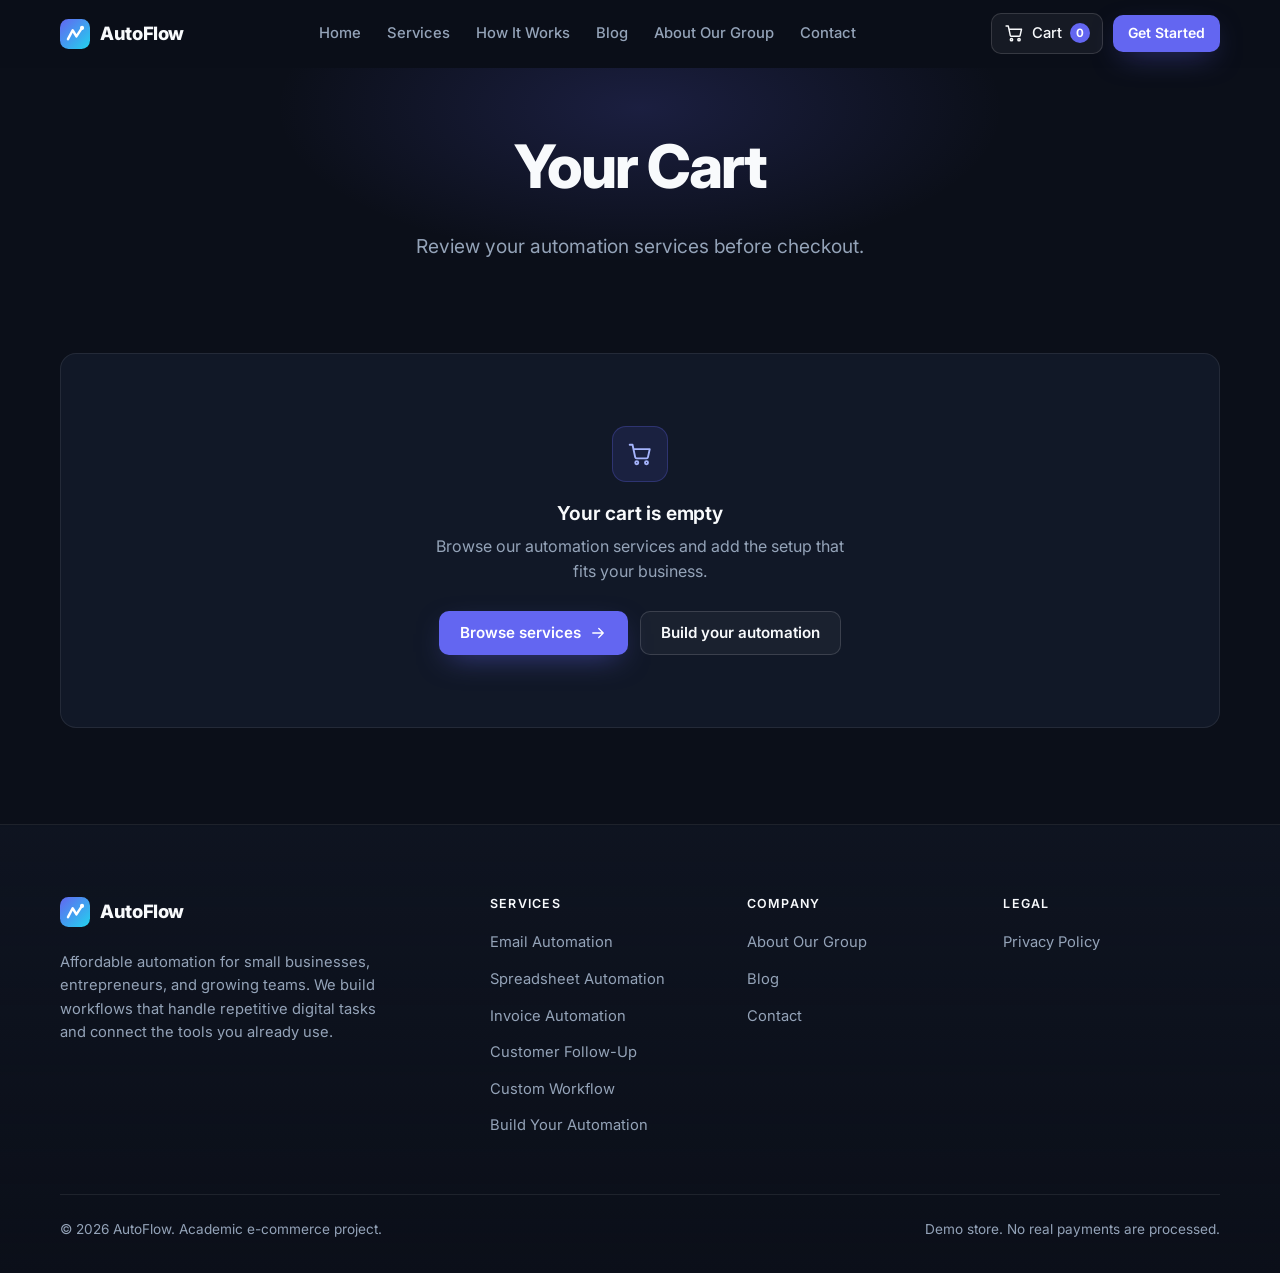
<file: autoflow/cart.html>
<!DOCTYPE html>
<html lang="en">
<head>
<meta charset="utf-8">
<meta name="viewport" content="width=device-width, initial-scale=1">
<title>Your Cart | AutoFlow</title>
<meta name="description" content="Review the AutoFlow automation services in your cart.">
<meta name="theme-color" content="#0B0F19">
<meta name="color-scheme" content="dark">
<link rel="icon" href="assets/images/favicon.svg" type="image/svg+xml">
<link rel="preconnect" href="https://fonts.googleapis.com">
<link rel="preconnect" href="https://fonts.gstatic.com" crossorigin>
<link rel="stylesheet" href="https://fonts.googleapis.com/css2?family=Inter:wght@400;500;600;700;800&display=swap">
<link rel="stylesheet" href="css/style.css">
<script src="js/products.js" defer></script>
<script src="js/cart.js" defer></script>
<script src="js/main.js" defer></script>
</head>
<body>
<a class="skip-link" href="#main">Skip to main content</a>
<header class="site-header">
  <nav class="container nav" aria-label="Main">
    <a class="logo" href="index.html" aria-label="AutoFlow home"><svg class="logo-mark" viewBox="0 0 32 32" aria-hidden="true" focusable="false"><defs><linearGradient id="lg-h" x1="0" y1="0" x2="32" y2="32" gradientUnits="userSpaceOnUse"><stop stop-color="#6366F1"/><stop offset="1" stop-color="#22D3EE"/></linearGradient></defs><rect width="32" height="32" rx="9" fill="url(#lg-h)"/><path d="M8.5 21.5 13.5 12l4 6.5 6-9" fill="none" stroke="#fff" stroke-width="2.6" stroke-linecap="round" stroke-linejoin="round"/><circle cx="23.5" cy="9.5" r="2.2" fill="#fff"/></svg><span>AutoFlow</span></a>
    <ul class="nav-links" id="primary-nav">
      <li><a href="index.html">Home</a></li><li><a href="services.html">Services</a></li><li><a href="index.html#how-it-works">How It Works</a></li><li><a href="blog.html">Blog</a></li><li><a href="about.html">About Our Group</a></li><li><a href="contact.html">Contact</a></li><li class="mobile-only"><a class="btn btn-primary" href="services.html">Get Started</a></li>
    </ul>
    <div class="nav-actions">
      <a class="cart-link" href="cart.html" data-cart-link aria-label="Cart" aria-current="page"><svg class="icon" viewBox="0 0 24 24" fill="none" stroke="currentColor" stroke-width="1.75" stroke-linecap="round" stroke-linejoin="round" aria-hidden="true" focusable="false"><circle cx="9" cy="20" r="1.4"/><circle cx="18" cy="20" r="1.4"/><path d="M2.5 3.5h2.6l2.5 11.6a1.2 1.2 0 0 0 1.2.9h9.3a1.2 1.2 0 0 0 1.2-.9L21 7.5H6"/></svg><span class="cart-label">Cart</span><span class="cart-count" data-cart-count>0</span></a>
      <a class="btn btn-primary btn-sm btn-get" href="services.html">Get Started</a>
      <button class="nav-toggle" type="button" aria-controls="primary-nav" aria-expanded="false" aria-label="Open menu"><svg class="icon icon-open" viewBox="0 0 24 24" fill="none" stroke="currentColor" stroke-width="1.75" stroke-linecap="round" stroke-linejoin="round" aria-hidden="true" focusable="false"><path d="M4 7h16M4 12h16M4 17h16"/></svg><svg class="icon icon-close" viewBox="0 0 24 24" fill="none" stroke="currentColor" stroke-width="1.75" stroke-linecap="round" stroke-linejoin="round" aria-hidden="true" focusable="false"><path d="M6 6l12 12M18 6 6 18"/></svg></button>
    </div>
  </nav>
</header>
<main id="main" tabindex="-1">

<section class="page-hero compact" aria-labelledby="page-title">
  <div class="container">
    <h1 id="page-title">Your Cart</h1>
    <p class="lead">Review your automation services before checkout.</p>
  </div>
</section>
<section class="section-tight" aria-label="Cart contents">
  <div class="container">
    <div id="cart-root"><p class="center muted">Loading your cart…</p></div>
    <noscript><p>Please enable JavaScript to use the shopping cart.</p></noscript>
  </div>
</section>

</main>
<footer class="site-footer">
  <div class="container">
    <div class="footer-grid">
      <div class="footer-brand">
        <a class="logo" href="index.html" aria-label="AutoFlow home"><svg class="logo-mark" viewBox="0 0 32 32" aria-hidden="true" focusable="false"><defs><linearGradient id="lg-f" x1="0" y1="0" x2="32" y2="32" gradientUnits="userSpaceOnUse"><stop stop-color="#6366F1"/><stop offset="1" stop-color="#22D3EE"/></linearGradient></defs><rect width="32" height="32" rx="9" fill="url(#lg-f)"/><path d="M8.5 21.5 13.5 12l4 6.5 6-9" fill="none" stroke="#fff" stroke-width="2.6" stroke-linecap="round" stroke-linejoin="round"/><circle cx="23.5" cy="9.5" r="2.2" fill="#fff"/></svg><span>AutoFlow</span></a>
        <p>Affordable automation for small businesses, entrepreneurs, and growing teams. We build workflows that handle repetitive digital tasks and connect the tools you already use.</p>
      </div>
      <div>
        <h2 class="footer-title">Services</h2>
        <ul class="footer-links">
          <li><a href="product.html?id=email">Email Automation</a></li>
          <li><a href="product.html?id=spreadsheet">Spreadsheet Automation</a></li>
          <li><a href="product.html?id=invoice">Invoice Automation</a></li>
          <li><a href="product.html?id=followup">Customer Follow-Up</a></li>
          <li><a href="product.html?id=custom">Custom Workflow</a></li>
          <li><a href="automation-builder.html">Build Your Automation</a></li>
        </ul>
      </div>
      <div>
        <h2 class="footer-title">Company</h2>
        <ul class="footer-links">
          <li><a href="about.html">About Our Group</a></li>
          <li><a href="blog.html">Blog</a></li>
          <li><a href="contact.html">Contact</a></li>
        </ul>
      </div>
      <div>
        <h2 class="footer-title">Legal</h2>
        <ul class="footer-links">
          <li><a href="privacy.html">Privacy Policy</a></li>
        </ul>
      </div>
    </div>
    <div class="footer-bottom">
      <p>© 2026 AutoFlow. Academic e-commerce project.</p>
      <p>Demo store. No real payments are processed.</p>
    </div>
  </div>
</footer>
<div class="toast-region" aria-live="polite"></div>
</body>
</html>
</file>
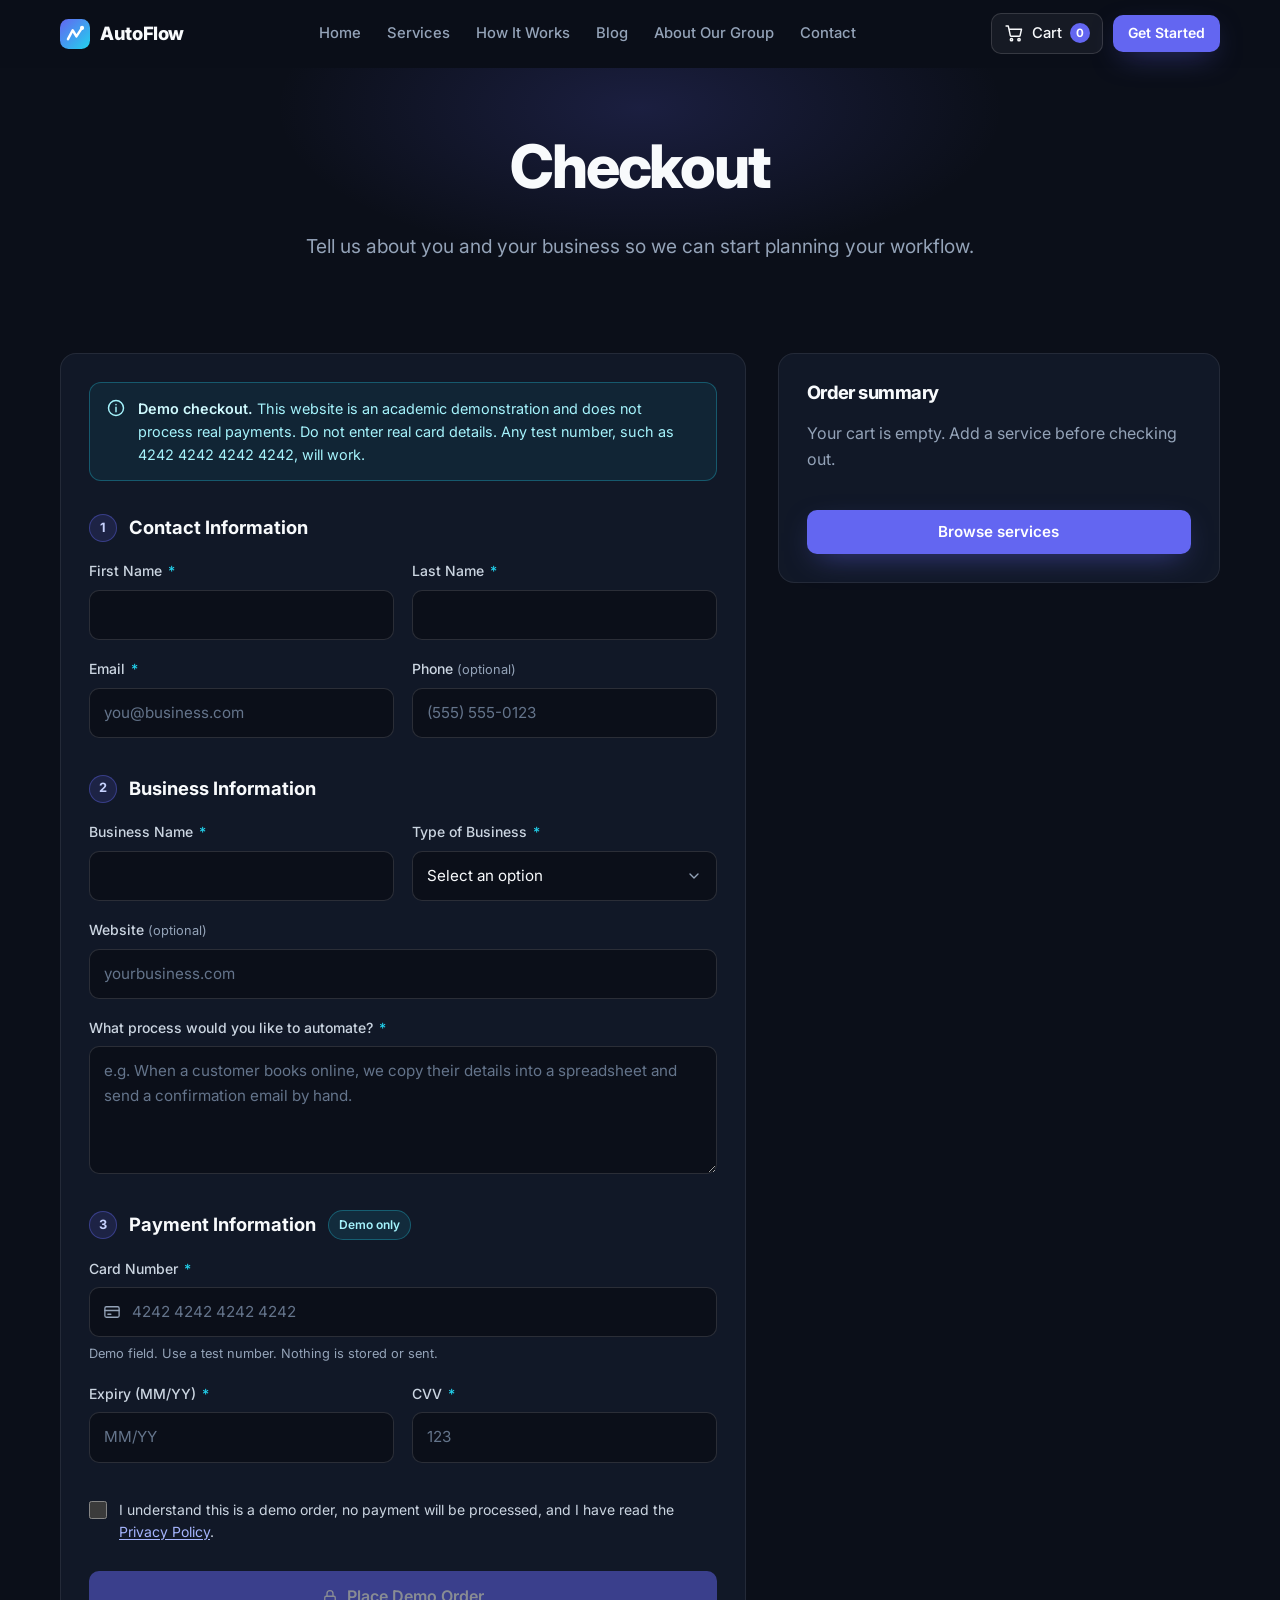
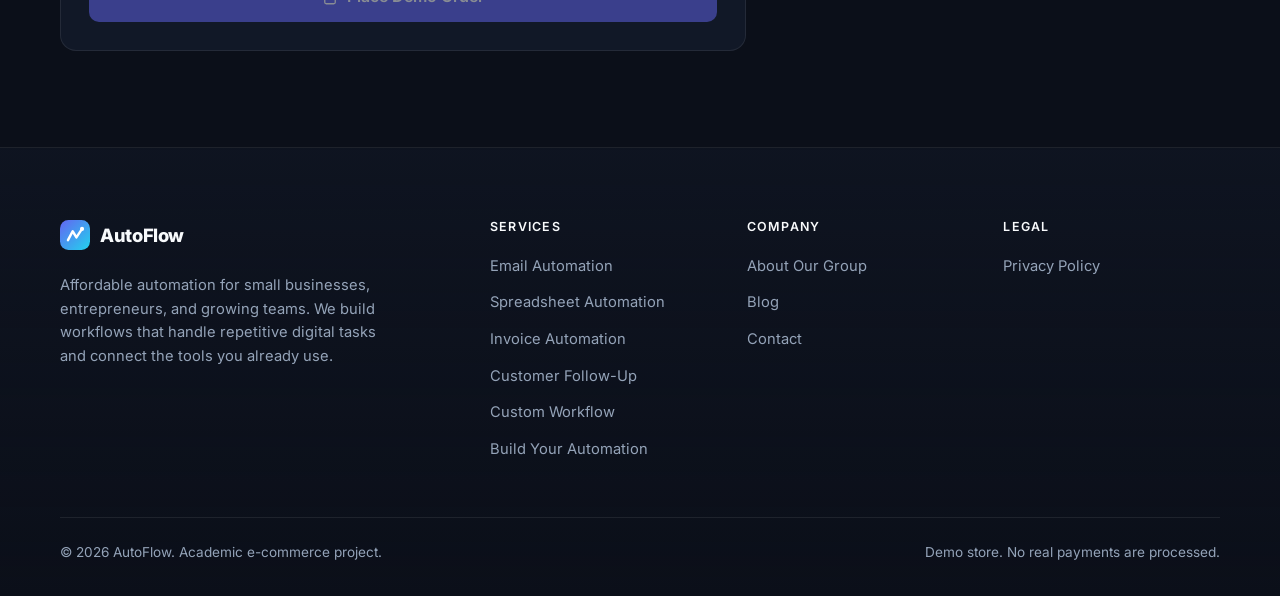
<file: autoflow/checkout.html>
<!DOCTYPE html>
<html lang="en">
<head>
<meta charset="utf-8">
<meta name="viewport" content="width=device-width, initial-scale=1">
<title>Checkout | AutoFlow</title>
<meta name="description" content="Demo checkout for AutoFlow automation services. No real payments are processed.">
<meta name="theme-color" content="#0B0F19">
<meta name="color-scheme" content="dark">
<link rel="icon" href="assets/images/favicon.svg" type="image/svg+xml">
<link rel="preconnect" href="https://fonts.googleapis.com">
<link rel="preconnect" href="https://fonts.gstatic.com" crossorigin>
<link rel="stylesheet" href="https://fonts.googleapis.com/css2?family=Inter:wght@400;500;600;700;800&display=swap">
<link rel="stylesheet" href="css/style.css">
<script src="js/products.js" defer></script>
<script src="js/cart.js" defer></script>
<script src="js/main.js" defer></script>
</head>
<body>
<a class="skip-link" href="#main">Skip to main content</a>
<header class="site-header">
  <nav class="container nav" aria-label="Main">
    <a class="logo" href="index.html" aria-label="AutoFlow home"><svg class="logo-mark" viewBox="0 0 32 32" aria-hidden="true" focusable="false"><defs><linearGradient id="lg-h" x1="0" y1="0" x2="32" y2="32" gradientUnits="userSpaceOnUse"><stop stop-color="#6366F1"/><stop offset="1" stop-color="#22D3EE"/></linearGradient></defs><rect width="32" height="32" rx="9" fill="url(#lg-h)"/><path d="M8.5 21.5 13.5 12l4 6.5 6-9" fill="none" stroke="#fff" stroke-width="2.6" stroke-linecap="round" stroke-linejoin="round"/><circle cx="23.5" cy="9.5" r="2.2" fill="#fff"/></svg><span>AutoFlow</span></a>
    <ul class="nav-links" id="primary-nav">
      <li><a href="index.html">Home</a></li><li><a href="services.html">Services</a></li><li><a href="index.html#how-it-works">How It Works</a></li><li><a href="blog.html">Blog</a></li><li><a href="about.html">About Our Group</a></li><li><a href="contact.html">Contact</a></li><li class="mobile-only"><a class="btn btn-primary" href="services.html">Get Started</a></li>
    </ul>
    <div class="nav-actions">
      <a class="cart-link" href="cart.html" data-cart-link aria-label="Cart" aria-current="page"><svg class="icon" viewBox="0 0 24 24" fill="none" stroke="currentColor" stroke-width="1.75" stroke-linecap="round" stroke-linejoin="round" aria-hidden="true" focusable="false"><circle cx="9" cy="20" r="1.4"/><circle cx="18" cy="20" r="1.4"/><path d="M2.5 3.5h2.6l2.5 11.6a1.2 1.2 0 0 0 1.2.9h9.3a1.2 1.2 0 0 0 1.2-.9L21 7.5H6"/></svg><span class="cart-label">Cart</span><span class="cart-count" data-cart-count>0</span></a>
      <a class="btn btn-primary btn-sm btn-get" href="services.html">Get Started</a>
      <button class="nav-toggle" type="button" aria-controls="primary-nav" aria-expanded="false" aria-label="Open menu"><svg class="icon icon-open" viewBox="0 0 24 24" fill="none" stroke="currentColor" stroke-width="1.75" stroke-linecap="round" stroke-linejoin="round" aria-hidden="true" focusable="false"><path d="M4 7h16M4 12h16M4 17h16"/></svg><svg class="icon icon-close" viewBox="0 0 24 24" fill="none" stroke="currentColor" stroke-width="1.75" stroke-linecap="round" stroke-linejoin="round" aria-hidden="true" focusable="false"><path d="M6 6l12 12M18 6 6 18"/></svg></button>
    </div>
  </nav>
</header>
<main id="main" tabindex="-1">

<section class="page-hero compact" aria-labelledby="page-title">
  <div class="container">
    <h1 id="page-title">Checkout</h1>
    <p class="lead">Tell us about you and your business so we can start planning your workflow.</p>
  </div>
</section>
<section class="section-tight" aria-label="Checkout">
  <div class="container">
    <div id="order-confirmation" hidden></div>
    <div id="checkout-main" class="checkout-layout">
      <form id="checkout-form" class="card" novalidate aria-describedby="demo-notice">
        <div class="notice" id="demo-notice"><svg class="icon" viewBox="0 0 24 24" fill="none" stroke="currentColor" stroke-width="1.75" stroke-linecap="round" stroke-linejoin="round" aria-hidden="true" focusable="false"><circle cx="12" cy="12" r="9"/><path d="M12 11v5.5M12 7.8v.2"/></svg><p><strong>Demo checkout.</strong> This website is an academic demonstration and does not process real payments. Do not enter real card details. Any test number, such as 4242 4242 4242 4242, will work.</p></div>

        <fieldset class="form-section">
          <legend><span class="legend-num" aria-hidden="true">1</span>Contact Information</legend>
          <div class="form-grid">
            <div class="field"><label for="firstName">First Name <span class="req" aria-hidden="true">*</span></label><input id="firstName" name="firstName" type="text" required autocomplete="given-name" aria-describedby="firstName-error"><p class="error-msg" id="firstName-error"></p></div>
            <div class="field"><label for="lastName">Last Name <span class="req" aria-hidden="true">*</span></label><input id="lastName" name="lastName" type="text" required autocomplete="family-name" aria-describedby="lastName-error"><p class="error-msg" id="lastName-error"></p></div>
            <div class="field"><label for="email">Email <span class="req" aria-hidden="true">*</span></label><input id="email" name="email" type="email" required autocomplete="email" placeholder="you@business.com" aria-describedby="email-error"><p class="error-msg" id="email-error"></p></div>
            <div class="field"><label for="phone">Phone <span class="optional">(optional)</span></label><input id="phone" name="phone" type="tel" autocomplete="tel" placeholder="(555) 555-0123" aria-describedby="phone-error" data-validate="phone"><p class="error-msg" id="phone-error"></p></div>
          </div>
        </fieldset>

        <fieldset class="form-section">
          <legend><span class="legend-num" aria-hidden="true">2</span>Business Information</legend>
          <div class="form-grid">
            <div class="field"><label for="businessName">Business Name <span class="req" aria-hidden="true">*</span></label><input id="businessName" name="businessName" type="text" required autocomplete="organization" aria-describedby="businessName-error"><p class="error-msg" id="businessName-error"></p></div>
            <div class="field"><label for="businessType">Type of Business <span class="req" aria-hidden="true">*</span></label><select id="businessType" name="businessType" required aria-describedby="businessType-error"><option value="">Select an option</option><option value="online-store">Online store</option><option value="service">Service business</option><option value="freelancer">Freelancer</option><option value="startup">Startup</option><option value="retail">Retail / local shop</option><option value="other">Other</option></select><p class="error-msg" id="businessType-error"></p></div>
            <div class="field full"><label for="website">Website <span class="optional">(optional)</span></label><input id="website" name="website" type="text" autocomplete="url" placeholder="yourbusiness.com" aria-describedby="website-error" inputmode="url" data-validate="url"><p class="error-msg" id="website-error"></p></div>
            <div class="field full"><label for="process">What process would you like to automate? <span class="req" aria-hidden="true">*</span></label><textarea id="process" name="process" required placeholder="e.g. When a customer books online, we copy their details into a spreadsheet and send a confirmation email by hand." aria-describedby="process-error" data-min="15"></textarea><p class="error-msg" id="process-error"></p></div>
          </div>
        </fieldset>

        <fieldset class="form-section">
          <legend><span class="legend-num" aria-hidden="true">3</span>Payment Information <span class="badge badge-demo">Demo only</span></legend>
          <div class="form-grid">
            <div class="field full"><label for="cardNumber">Card Number <span class="req" aria-hidden="true">*</span></label>
              <div class="input-icon"><svg class="icon" viewBox="0 0 24 24" fill="none" stroke="currentColor" stroke-width="1.75" stroke-linecap="round" stroke-linejoin="round" aria-hidden="true" focusable="false"><rect x="2.5" y="5" width="19" height="14" rx="2"/><path d="M2.5 10h19M6.5 15h4"/></svg><input id="cardNumber" name="cardNumber" type="text" inputmode="numeric" autocomplete="off" required placeholder="4242 4242 4242 4242" maxlength="23" data-validate="card" aria-describedby="cardNumber-error cardNumber-hint"></div>
              <p class="hint" id="cardNumber-hint">Demo field. Use a test number. Nothing is stored or sent.</p>
              <p class="error-msg" id="cardNumber-error"></p></div>
            <div class="field"><label for="expiry">Expiry (MM/YY) <span class="req" aria-hidden="true">*</span></label><input id="expiry" name="expiry" type="text" required autocomplete="off" placeholder="MM/YY" aria-describedby="expiry-error" inputmode="numeric" maxlength="5" data-validate="expiry"><p class="error-msg" id="expiry-error"></p></div>
            <div class="field"><label for="cvv">CVV <span class="req" aria-hidden="true">*</span></label><input id="cvv" name="cvv" type="text" required autocomplete="off" placeholder="123" aria-describedby="cvv-error" inputmode="numeric" maxlength="4" data-validate="cvv"><p class="error-msg" id="cvv-error"></p></div>
          </div>
        </fieldset>

        <div class="field" style="margin-bottom:28px">
          <div class="check-field">
            <input id="agree" name="agree" type="checkbox" required aria-describedby="agree-error">
            <label for="agree">I understand this is a demo order, no payment will be processed, and I have read the <a href="privacy.html">Privacy Policy</a>.</label>
          </div>
          <p class="error-msg" id="agree-error"></p>
        </div>

        <button type="submit" class="btn btn-primary btn-lg btn-block"><svg class="icon" viewBox="0 0 24 24" fill="none" stroke="currentColor" stroke-width="1.75" stroke-linecap="round" stroke-linejoin="round" aria-hidden="true" focusable="false"><rect x="5" y="11" width="14" height="10" rx="2"/><path d="M8 11V7.5a4 4 0 0 1 8 0V11"/></svg><span>Place Demo Order</span></button>
      </form>

      <aside class="card summary" id="checkout-summary" aria-labelledby="checkout-summary-title" aria-live="polite">
        <h2 id="checkout-summary-title">Order summary</h2>
        <p>Loading…</p>
      </aside>
    </div>
  </div>
</section>

</main>
<footer class="site-footer">
  <div class="container">
    <div class="footer-grid">
      <div class="footer-brand">
        <a class="logo" href="index.html" aria-label="AutoFlow home"><svg class="logo-mark" viewBox="0 0 32 32" aria-hidden="true" focusable="false"><defs><linearGradient id="lg-f" x1="0" y1="0" x2="32" y2="32" gradientUnits="userSpaceOnUse"><stop stop-color="#6366F1"/><stop offset="1" stop-color="#22D3EE"/></linearGradient></defs><rect width="32" height="32" rx="9" fill="url(#lg-f)"/><path d="M8.5 21.5 13.5 12l4 6.5 6-9" fill="none" stroke="#fff" stroke-width="2.6" stroke-linecap="round" stroke-linejoin="round"/><circle cx="23.5" cy="9.5" r="2.2" fill="#fff"/></svg><span>AutoFlow</span></a>
        <p>Affordable automation for small businesses, entrepreneurs, and growing teams. We build workflows that handle repetitive digital tasks and connect the tools you already use.</p>
      </div>
      <div>
        <h2 class="footer-title">Services</h2>
        <ul class="footer-links">
          <li><a href="product.html?id=email">Email Automation</a></li>
          <li><a href="product.html?id=spreadsheet">Spreadsheet Automation</a></li>
          <li><a href="product.html?id=invoice">Invoice Automation</a></li>
          <li><a href="product.html?id=followup">Customer Follow-Up</a></li>
          <li><a href="product.html?id=custom">Custom Workflow</a></li>
          <li><a href="automation-builder.html">Build Your Automation</a></li>
        </ul>
      </div>
      <div>
        <h2 class="footer-title">Company</h2>
        <ul class="footer-links">
          <li><a href="about.html">About Our Group</a></li>
          <li><a href="blog.html">Blog</a></li>
          <li><a href="contact.html">Contact</a></li>
        </ul>
      </div>
      <div>
        <h2 class="footer-title">Legal</h2>
        <ul class="footer-links">
          <li><a href="privacy.html">Privacy Policy</a></li>
        </ul>
      </div>
    </div>
    <div class="footer-bottom">
      <p>© 2026 AutoFlow. Academic e-commerce project.</p>
      <p>Demo store. No real payments are processed.</p>
    </div>
  </div>
</footer>
<div class="toast-region" aria-live="polite"></div>
</body>
</html>
</file>
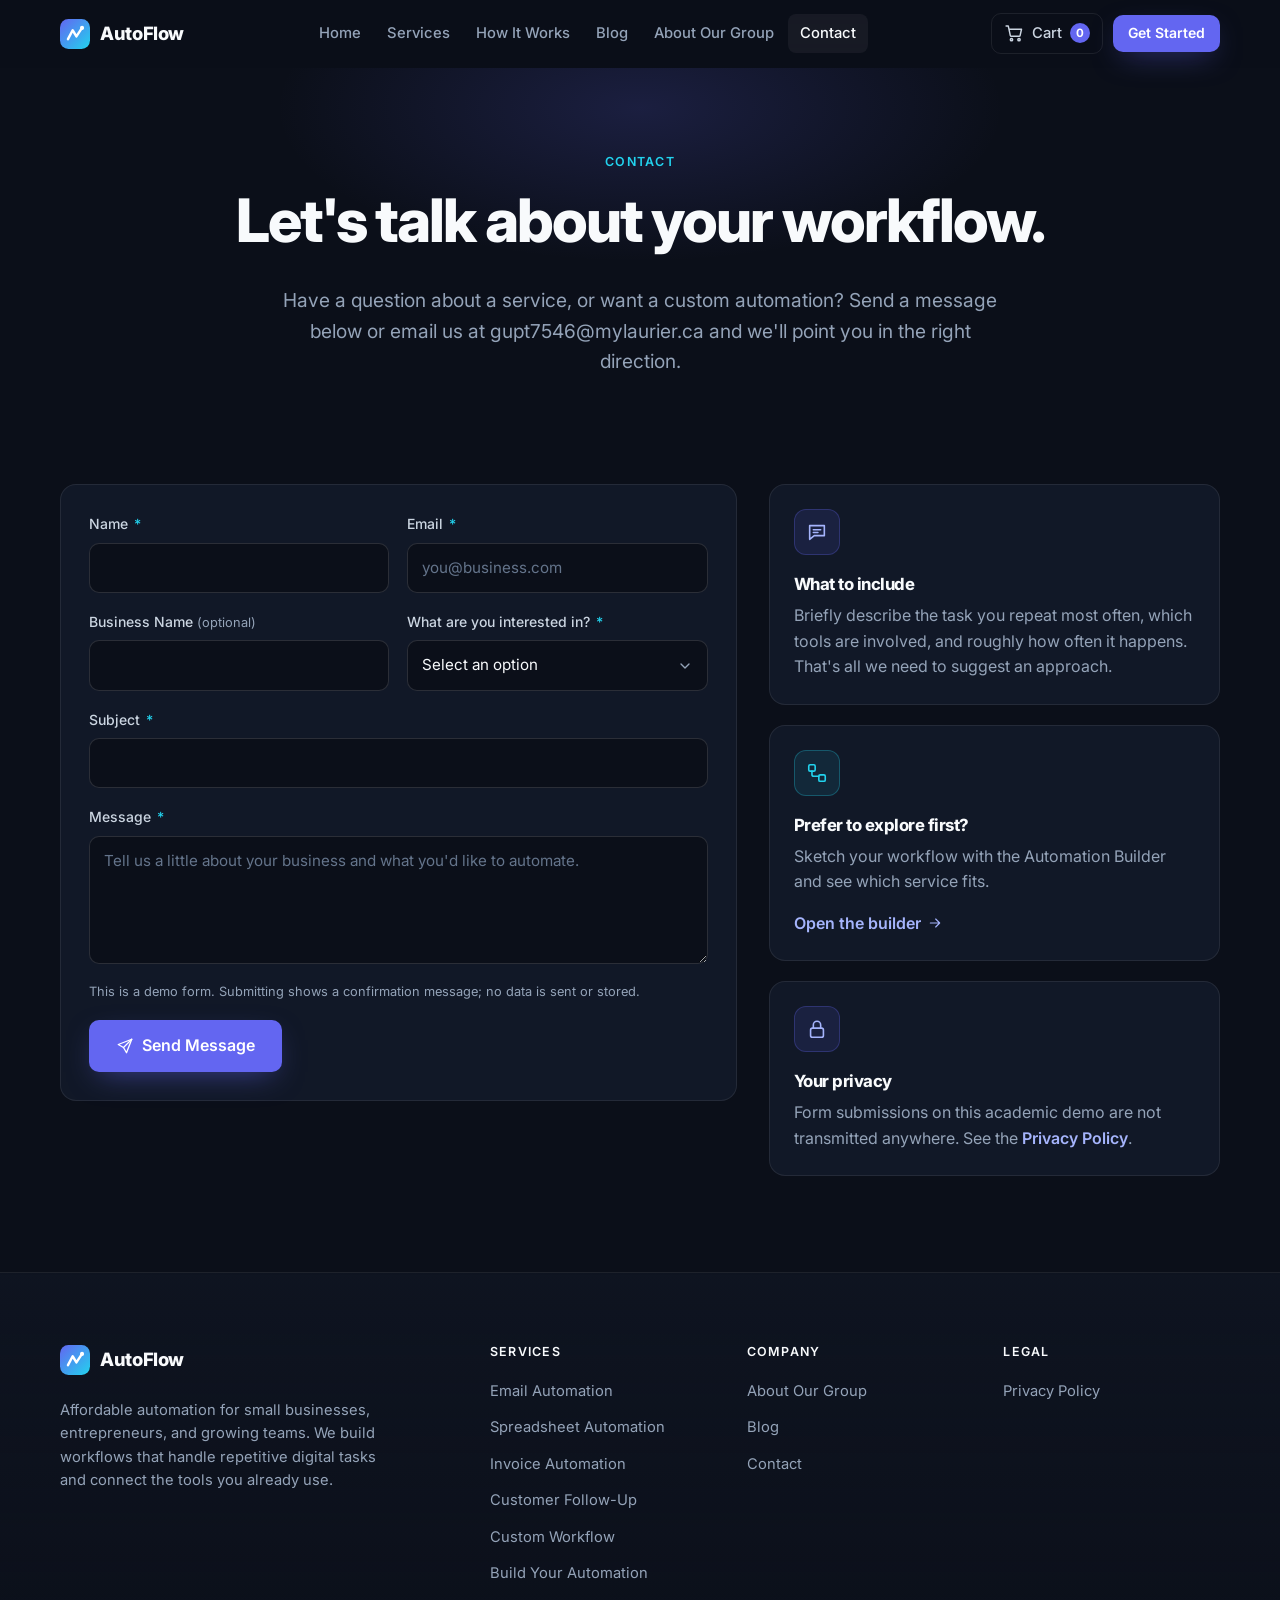
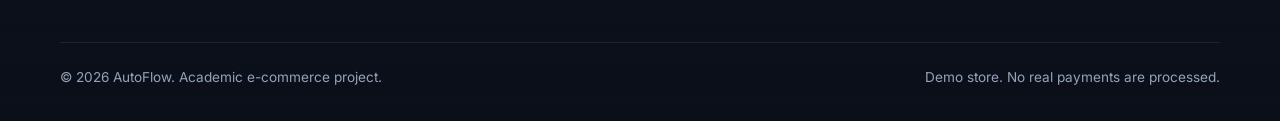
<file: autoflow/contact.html>
<!DOCTYPE html>
<html lang="en">
<head>
<meta charset="utf-8">
<meta name="viewport" content="width=device-width, initial-scale=1">
<title>Contact | AutoFlow</title>
<meta name="description" content="Contact AutoFlow about email, spreadsheet, invoice or custom business automation.">
<meta name="theme-color" content="#0B0F19">
<meta name="color-scheme" content="dark">
<link rel="icon" href="assets/images/favicon.svg" type="image/svg+xml">
<link rel="preconnect" href="https://fonts.googleapis.com">
<link rel="preconnect" href="https://fonts.gstatic.com" crossorigin>
<link rel="stylesheet" href="https://fonts.googleapis.com/css2?family=Inter:wght@400;500;600;700;800&display=swap">
<link rel="stylesheet" href="css/style.css">
<script src="js/products.js" defer></script>
<script src="js/cart.js" defer></script>
<script src="js/main.js" defer></script>
</head>
<body>
<a class="skip-link" href="#main">Skip to main content</a>
<header class="site-header">
  <nav class="container nav" aria-label="Main">
    <a class="logo" href="index.html" aria-label="AutoFlow home"><svg class="logo-mark" viewBox="0 0 32 32" aria-hidden="true" focusable="false"><defs><linearGradient id="lg-h" x1="0" y1="0" x2="32" y2="32" gradientUnits="userSpaceOnUse"><stop stop-color="#6366F1"/><stop offset="1" stop-color="#22D3EE"/></linearGradient></defs><rect width="32" height="32" rx="9" fill="url(#lg-h)"/><path d="M8.5 21.5 13.5 12l4 6.5 6-9" fill="none" stroke="#fff" stroke-width="2.6" stroke-linecap="round" stroke-linejoin="round"/><circle cx="23.5" cy="9.5" r="2.2" fill="#fff"/></svg><span>AutoFlow</span></a>
    <ul class="nav-links" id="primary-nav">
      <li><a href="index.html">Home</a></li><li><a href="services.html">Services</a></li><li><a href="index.html#how-it-works">How It Works</a></li><li><a href="blog.html">Blog</a></li><li><a href="about.html">About Our Group</a></li><li><a href="contact.html" aria-current="page">Contact</a></li><li class="mobile-only"><a class="btn btn-primary" href="services.html">Get Started</a></li>
    </ul>
    <div class="nav-actions">
      <a class="cart-link" href="cart.html" data-cart-link aria-label="Cart"><svg class="icon" viewBox="0 0 24 24" fill="none" stroke="currentColor" stroke-width="1.75" stroke-linecap="round" stroke-linejoin="round" aria-hidden="true" focusable="false"><circle cx="9" cy="20" r="1.4"/><circle cx="18" cy="20" r="1.4"/><path d="M2.5 3.5h2.6l2.5 11.6a1.2 1.2 0 0 0 1.2.9h9.3a1.2 1.2 0 0 0 1.2-.9L21 7.5H6"/></svg><span class="cart-label">Cart</span><span class="cart-count" data-cart-count>0</span></a>
      <a class="btn btn-primary btn-sm btn-get" href="services.html">Get Started</a>
      <button class="nav-toggle" type="button" aria-controls="primary-nav" aria-expanded="false" aria-label="Open menu"><svg class="icon icon-open" viewBox="0 0 24 24" fill="none" stroke="currentColor" stroke-width="1.75" stroke-linecap="round" stroke-linejoin="round" aria-hidden="true" focusable="false"><path d="M4 7h16M4 12h16M4 17h16"/></svg><svg class="icon icon-close" viewBox="0 0 24 24" fill="none" stroke="currentColor" stroke-width="1.75" stroke-linecap="round" stroke-linejoin="round" aria-hidden="true" focusable="false"><path d="M6 6l12 12M18 6 6 18"/></svg></button>
    </div>
  </nav>
</header>
<main id="main" tabindex="-1">

<section class="page-hero" aria-labelledby="page-title">
  <div class="container">
    <p class="eyebrow">Contact</p>
    <h1 id="page-title">Let's talk about your workflow.</h1>
    <p class="lead">Have a question about a service, or want a custom automation? Send a message below or email us at <a href="mailto:gupt7546@mylaurier.ca">gupt7546@mylaurier.ca</a> and we'll point you in the right direction.</p>
  </div>
</section>
<section class="section-tight" aria-label="Contact form">
  <div class="container contact-layout">
    <div>
      <form id="contact-form" class="card" novalidate>
        <div class="form-grid">
          <div class="field"><label for="name">Name <span class="req" aria-hidden="true">*</span></label><input id="name" name="name" type="text" required autocomplete="name" aria-describedby="name-error"><p class="error-msg" id="name-error"></p></div>
          <div class="field"><label for="contactEmail">Email <span class="req" aria-hidden="true">*</span></label><input id="contactEmail" name="contactEmail" type="email" required autocomplete="email" placeholder="you@business.com" aria-describedby="contactEmail-error"><p class="error-msg" id="contactEmail-error"></p></div>
          <div class="field"><label for="business">Business Name <span class="optional">(optional)</span></label><input id="business" name="business" type="text" autocomplete="organization" aria-describedby="business-error"><p class="error-msg" id="business-error"></p></div>
          <div class="field"><label for="interest">What are you interested in? <span class="req" aria-hidden="true">*</span></label><select id="interest" name="interest" required aria-describedby="interest-error"><option value="">Select an option</option><option value="email">Email Automation</option><option value="spreadsheet">Spreadsheet Automation</option><option value="invoice">Invoice Automation</option><option value="followup">Customer Follow-Up</option><option value="custom">Custom Workflow</option><option value="general">General Question</option></select><p class="error-msg" id="interest-error"></p></div>
          <div class="field full"><label for="subject">Subject <span class="req" aria-hidden="true">*</span></label><input id="subject" name="subject" type="text" required aria-describedby="subject-error"><p class="error-msg" id="subject-error"></p></div>
          <div class="field full"><label for="message">Message <span class="req" aria-hidden="true">*</span></label><textarea id="message" name="message" required placeholder="Tell us a little about your business and what you'd like to automate." aria-describedby="message-error" data-min="10"></textarea><p class="error-msg" id="message-error"></p></div>
        </div>
        <p class="hint" style="margin:18px 0">This is a demo form. Submitting shows a confirmation message; no data is sent or stored.</p>
        <button type="submit" class="btn btn-primary btn-lg"><svg class="icon" viewBox="0 0 24 24" fill="none" stroke="currentColor" stroke-width="1.75" stroke-linecap="round" stroke-linejoin="round" aria-hidden="true" focusable="false"><path d="M21 3 10 14"/><path d="m21 3-7 18-4-7-7-4 18-7z"/></svg><span>Send Message</span></button>
      </form>
      <div id="contact-success" class="card success-panel" hidden tabindex="-1">
        <span class="icon-box lg"><svg class="icon" viewBox="0 0 24 24" fill="none" stroke="currentColor" stroke-width="1.75" stroke-linecap="round" stroke-linejoin="round" aria-hidden="true" focusable="false"><path d="m5 12.5 4.5 4.5L19 7"/></svg></span>
        <h2>Thanks, <span data-success-name></span>!</h2>
        <p>Your message has been received. In a live version of this site, we would reply by email. Since this is a demo, no data was actually sent.</p>
        <div class="cta-actions"><button type="button" class="btn btn-secondary" id="contact-again">Send another message</button><a class="btn btn-primary" href="services.html">Browse services</a></div>
      </div>
    </div>
    <div class="side-stack">
      <div class="card"><span class="icon-box"><svg class="icon" viewBox="0 0 24 24" fill="none" stroke="currentColor" stroke-width="1.75" stroke-linecap="round" stroke-linejoin="round" aria-hidden="true" focusable="false"><path d="M4 5h16v11H9l-5 4V5z"/><path d="M8 9.5h8M8 12.5h5"/></svg></span><h2>What to include</h2><p>Briefly describe the task you repeat most often, which tools are involved, and roughly how often it happens. That's all we need to suggest an approach.</p></div>
      <div class="card"><span class="icon-box cyan"><svg class="icon" viewBox="0 0 24 24" fill="none" stroke="currentColor" stroke-width="1.75" stroke-linecap="round" stroke-linejoin="round" aria-hidden="true" focusable="false"><rect x="3" y="3" width="7" height="7" rx="1.5"/><rect x="14" y="14" width="7" height="7" rx="1.5"/><path d="M6.5 10v3.5a2 2 0 0 0 2 2H14"/></svg></span><h2>Prefer to explore first?</h2><p>Sketch your workflow with the Automation Builder and see which service fits.</p><a class="text-link" href="automation-builder.html">Open the builder <svg class="icon" viewBox="0 0 24 24" fill="none" stroke="currentColor" stroke-width="1.75" stroke-linecap="round" stroke-linejoin="round" aria-hidden="true" focusable="false"><path d="M5 12h14M13 6l6 6-6 6"/></svg></a></div>
      <div class="card"><span class="icon-box"><svg class="icon" viewBox="0 0 24 24" fill="none" stroke="currentColor" stroke-width="1.75" stroke-linecap="round" stroke-linejoin="round" aria-hidden="true" focusable="false"><rect x="5" y="11" width="14" height="10" rx="2"/><path d="M8 11V7.5a4 4 0 0 1 8 0V11"/></svg></span><h2>Your privacy</h2><p>Form submissions on this academic demo are not transmitted anywhere. See the <a class="text-link" href="privacy.html">Privacy Policy</a>.</p></div>
    </div>
  </div>
</section>

</main>
<footer class="site-footer">
  <div class="container">
    <div class="footer-grid">
      <div class="footer-brand">
        <a class="logo" href="index.html" aria-label="AutoFlow home"><svg class="logo-mark" viewBox="0 0 32 32" aria-hidden="true" focusable="false"><defs><linearGradient id="lg-f" x1="0" y1="0" x2="32" y2="32" gradientUnits="userSpaceOnUse"><stop stop-color="#6366F1"/><stop offset="1" stop-color="#22D3EE"/></linearGradient></defs><rect width="32" height="32" rx="9" fill="url(#lg-f)"/><path d="M8.5 21.5 13.5 12l4 6.5 6-9" fill="none" stroke="#fff" stroke-width="2.6" stroke-linecap="round" stroke-linejoin="round"/><circle cx="23.5" cy="9.5" r="2.2" fill="#fff"/></svg><span>AutoFlow</span></a>
        <p>Affordable automation for small businesses, entrepreneurs, and growing teams. We build workflows that handle repetitive digital tasks and connect the tools you already use.</p>
      </div>
      <div>
        <h2 class="footer-title">Services</h2>
        <ul class="footer-links">
          <li><a href="product.html?id=email">Email Automation</a></li>
          <li><a href="product.html?id=spreadsheet">Spreadsheet Automation</a></li>
          <li><a href="product.html?id=invoice">Invoice Automation</a></li>
          <li><a href="product.html?id=followup">Customer Follow-Up</a></li>
          <li><a href="product.html?id=custom">Custom Workflow</a></li>
          <li><a href="automation-builder.html">Build Your Automation</a></li>
        </ul>
      </div>
      <div>
        <h2 class="footer-title">Company</h2>
        <ul class="footer-links">
          <li><a href="about.html">About Our Group</a></li>
          <li><a href="blog.html">Blog</a></li>
          <li><a href="contact.html">Contact</a></li>
        </ul>
      </div>
      <div>
        <h2 class="footer-title">Legal</h2>
        <ul class="footer-links">
          <li><a href="privacy.html">Privacy Policy</a></li>
        </ul>
      </div>
    </div>
    <div class="footer-bottom">
      <p>© 2026 AutoFlow. Academic e-commerce project.</p>
      <p>Demo store. No real payments are processed.</p>
    </div>
  </div>
</footer>
<div class="toast-region" aria-live="polite"></div>
</body>
</html>
</file>
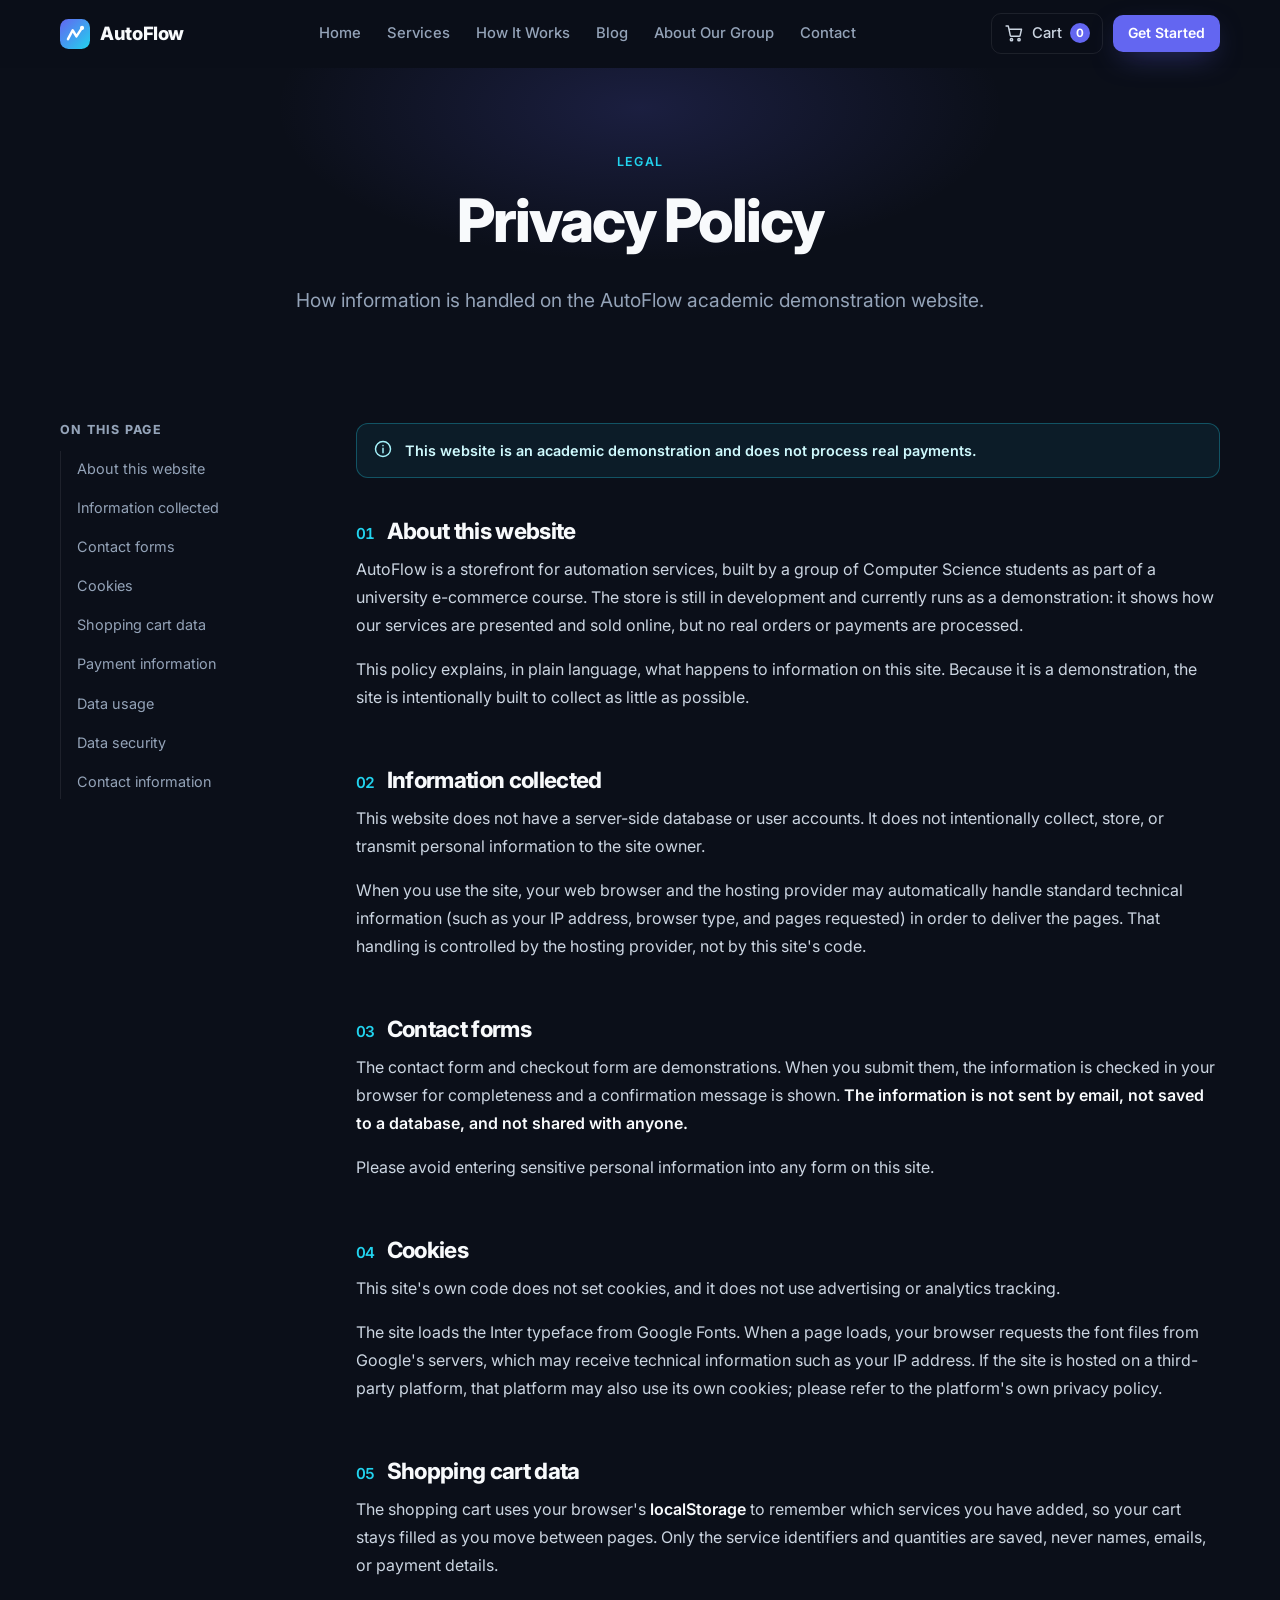
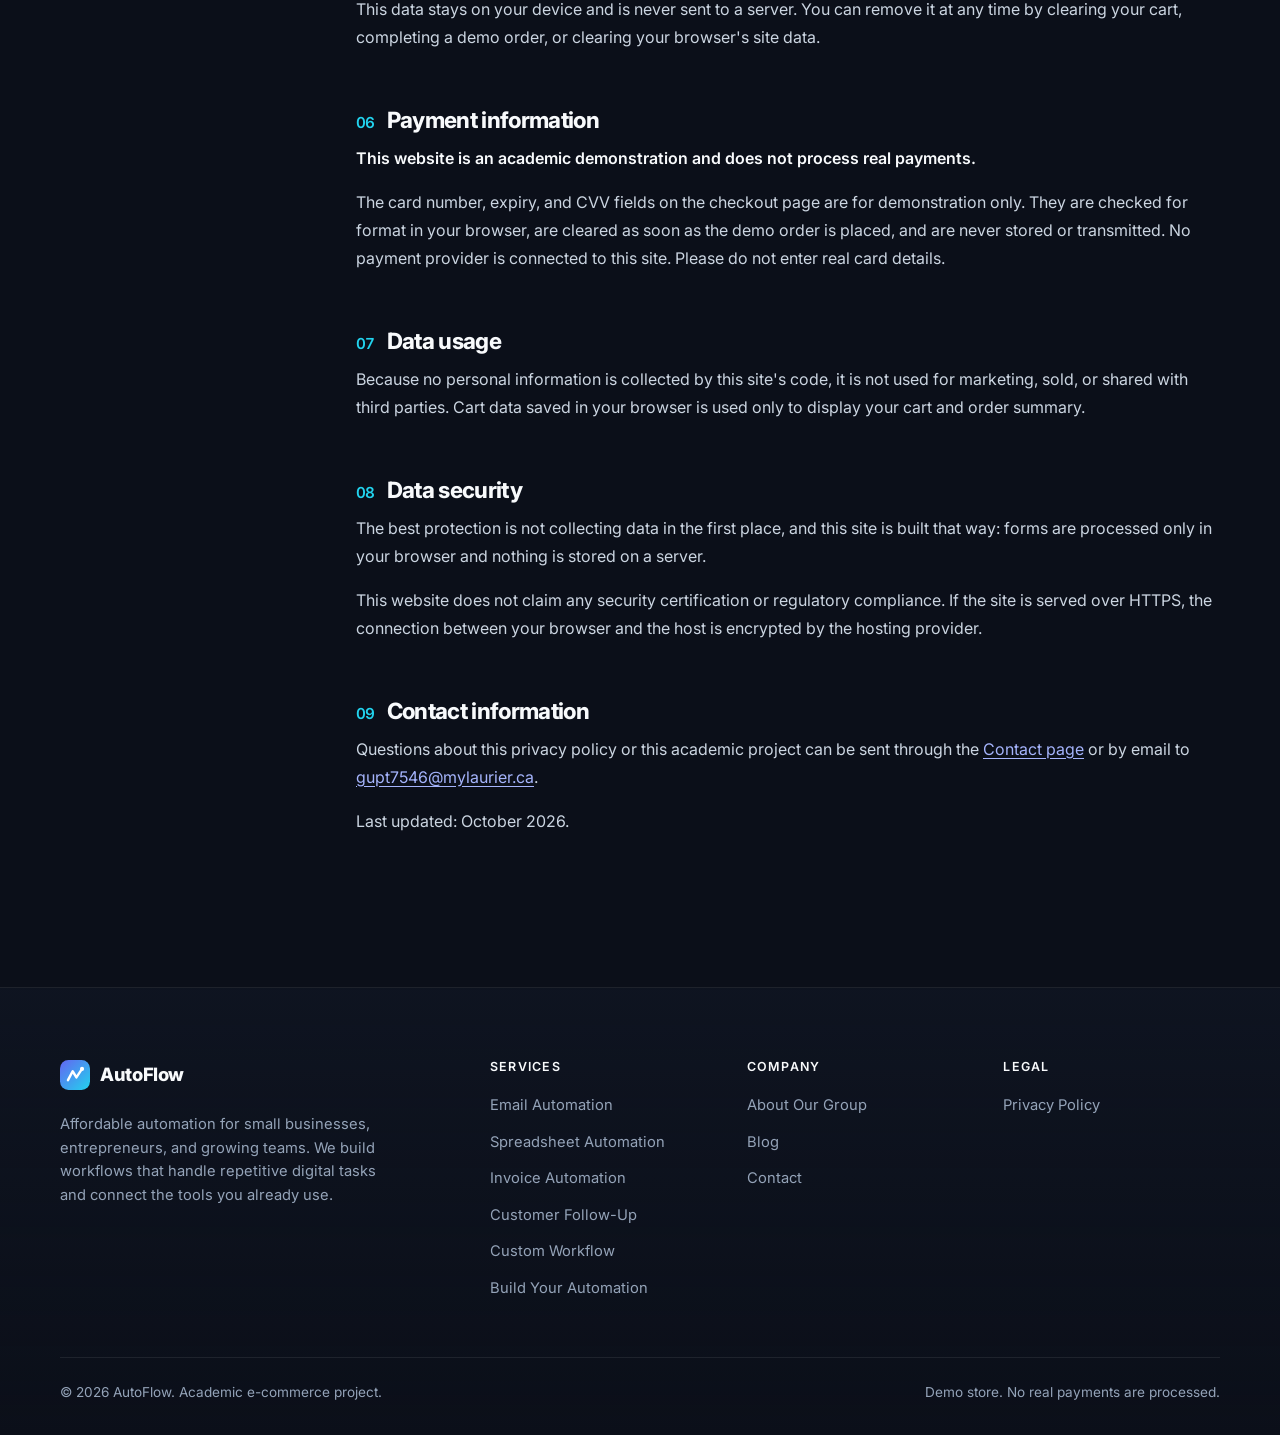
<file: autoflow/privacy.html>
<!DOCTYPE html>
<html lang="en">
<head>
<meta charset="utf-8">
<meta name="viewport" content="width=device-width, initial-scale=1">
<title>Privacy Policy | AutoFlow</title>
<meta name="description" content="Privacy policy for the AutoFlow academic e-commerce demonstration website.">
<meta name="theme-color" content="#0B0F19">
<meta name="color-scheme" content="dark">
<link rel="icon" href="assets/images/favicon.svg" type="image/svg+xml">
<link rel="preconnect" href="https://fonts.googleapis.com">
<link rel="preconnect" href="https://fonts.gstatic.com" crossorigin>
<link rel="stylesheet" href="https://fonts.googleapis.com/css2?family=Inter:wght@400;500;600;700;800&display=swap">
<link rel="stylesheet" href="css/style.css">
<script src="js/products.js" defer></script>
<script src="js/cart.js" defer></script>
<script src="js/main.js" defer></script>
</head>
<body>
<a class="skip-link" href="#main">Skip to main content</a>
<header class="site-header">
  <nav class="container nav" aria-label="Main">
    <a class="logo" href="index.html" aria-label="AutoFlow home"><svg class="logo-mark" viewBox="0 0 32 32" aria-hidden="true" focusable="false"><defs><linearGradient id="lg-h" x1="0" y1="0" x2="32" y2="32" gradientUnits="userSpaceOnUse"><stop stop-color="#6366F1"/><stop offset="1" stop-color="#22D3EE"/></linearGradient></defs><rect width="32" height="32" rx="9" fill="url(#lg-h)"/><path d="M8.5 21.5 13.5 12l4 6.5 6-9" fill="none" stroke="#fff" stroke-width="2.6" stroke-linecap="round" stroke-linejoin="round"/><circle cx="23.5" cy="9.5" r="2.2" fill="#fff"/></svg><span>AutoFlow</span></a>
    <ul class="nav-links" id="primary-nav">
      <li><a href="index.html">Home</a></li><li><a href="services.html">Services</a></li><li><a href="index.html#how-it-works">How It Works</a></li><li><a href="blog.html">Blog</a></li><li><a href="about.html">About Our Group</a></li><li><a href="contact.html">Contact</a></li><li class="mobile-only"><a class="btn btn-primary" href="services.html">Get Started</a></li>
    </ul>
    <div class="nav-actions">
      <a class="cart-link" href="cart.html" data-cart-link aria-label="Cart"><svg class="icon" viewBox="0 0 24 24" fill="none" stroke="currentColor" stroke-width="1.75" stroke-linecap="round" stroke-linejoin="round" aria-hidden="true" focusable="false"><circle cx="9" cy="20" r="1.4"/><circle cx="18" cy="20" r="1.4"/><path d="M2.5 3.5h2.6l2.5 11.6a1.2 1.2 0 0 0 1.2.9h9.3a1.2 1.2 0 0 0 1.2-.9L21 7.5H6"/></svg><span class="cart-label">Cart</span><span class="cart-count" data-cart-count>0</span></a>
      <a class="btn btn-primary btn-sm btn-get" href="services.html">Get Started</a>
      <button class="nav-toggle" type="button" aria-controls="primary-nav" aria-expanded="false" aria-label="Open menu"><svg class="icon icon-open" viewBox="0 0 24 24" fill="none" stroke="currentColor" stroke-width="1.75" stroke-linecap="round" stroke-linejoin="round" aria-hidden="true" focusable="false"><path d="M4 7h16M4 12h16M4 17h16"/></svg><svg class="icon icon-close" viewBox="0 0 24 24" fill="none" stroke="currentColor" stroke-width="1.75" stroke-linecap="round" stroke-linejoin="round" aria-hidden="true" focusable="false"><path d="M6 6l12 12M18 6 6 18"/></svg></button>
    </div>
  </nav>
</header>
<main id="main" tabindex="-1">

<section class="page-hero" aria-labelledby="page-title">
  <div class="container">
    <p class="eyebrow">Legal</p>
    <h1 id="page-title">Privacy Policy</h1>
    <p class="lead">How information is handled on the AutoFlow academic demonstration website.</p>
  </div>
</section>
<section class="section-tight" aria-label="Privacy policy">
  <div class="container prose-layout">
    <nav class="toc" aria-labelledby="toc-title"><h2 id="toc-title">On this page</h2><ol><li><a href="#overview">About this website</a></li><li><a href="#collected">Information collected</a></li><li><a href="#forms">Contact forms</a></li><li><a href="#cookies">Cookies</a></li><li><a href="#cart">Shopping cart data</a></li><li><a href="#payment">Payment information</a></li><li><a href="#usage">Data usage</a></li><li><a href="#security">Data security</a></li><li><a href="#contact">Contact information</a></li></ol></nav>
    <div class="prose">
      <div class="notice"><svg class="icon" viewBox="0 0 24 24" fill="none" stroke="currentColor" stroke-width="1.75" stroke-linecap="round" stroke-linejoin="round" aria-hidden="true" focusable="false"><circle cx="12" cy="12" r="9"/><path d="M12 11v5.5M12 7.8v.2"/></svg><p><strong>This website is an academic demonstration and does not process real payments.</strong></p></div>
      <section id="overview" aria-labelledby="overview-h"><h2 id="overview-h"><span class="num">01</span>About this website</h2><p>AutoFlow is a storefront for automation services, built by a group of Computer Science students as part of a university e-commerce course. The store is still in development and currently runs as a demonstration: it shows how our services are presented and sold online, but no real orders or payments are processed.</p>
<p>This policy explains, in plain language, what happens to information on this site. Because it is a demonstration, the site is intentionally built to collect as little as possible.</p></section><section id="collected" aria-labelledby="collected-h"><h2 id="collected-h"><span class="num">02</span>Information collected</h2><p>This website does not have a server-side database or user accounts. It does not intentionally collect, store, or transmit personal information to the site owner.</p>
<p>When you use the site, your web browser and the hosting provider may automatically handle standard technical information (such as your IP address, browser type, and pages requested) in order to deliver the pages. That handling is controlled by the hosting provider, not by this site's code.</p></section><section id="forms" aria-labelledby="forms-h"><h2 id="forms-h"><span class="num">03</span>Contact forms</h2><p>The contact form and checkout form are demonstrations. When you submit them, the information is checked in your browser for completeness and a confirmation message is shown. <strong>The information is not sent by email, not saved to a database, and not shared with anyone.</strong></p>
<p>Please avoid entering sensitive personal information into any form on this site.</p></section><section id="cookies" aria-labelledby="cookies-h"><h2 id="cookies-h"><span class="num">04</span>Cookies</h2><p>This site's own code does not set cookies, and it does not use advertising or analytics tracking.</p>
<p>The site loads the Inter typeface from Google Fonts. When a page loads, your browser requests the font files from Google's servers, which may receive technical information such as your IP address. If the site is hosted on a third-party platform, that platform may also use its own cookies; please refer to the platform's own privacy policy.</p></section><section id="cart" aria-labelledby="cart-h"><h2 id="cart-h"><span class="num">05</span>Shopping cart data</h2><p>The shopping cart uses your browser's <strong>localStorage</strong> to remember which services you have added, so your cart stays filled as you move between pages. Only the service identifiers and quantities are saved, never names, emails, or payment details.</p>
<p>This data stays on your device and is never sent to a server. You can remove it at any time by clearing your cart, completing a demo order, or clearing your browser's site data.</p></section><section id="payment" aria-labelledby="payment-h"><h2 id="payment-h"><span class="num">06</span>Payment information</h2><p><strong>This website is an academic demonstration and does not process real payments.</strong></p>
<p>The card number, expiry, and CVV fields on the checkout page are for demonstration only. They are checked for format in your browser, are cleared as soon as the demo order is placed, and are never stored or transmitted. No payment provider is connected to this site. Please do not enter real card details.</p></section><section id="usage" aria-labelledby="usage-h"><h2 id="usage-h"><span class="num">07</span>Data usage</h2><p>Because no personal information is collected by this site's code, it is not used for marketing, sold, or shared with third parties. Cart data saved in your browser is used only to display your cart and order summary.</p></section><section id="security" aria-labelledby="security-h"><h2 id="security-h"><span class="num">08</span>Data security</h2><p>The best protection is not collecting data in the first place, and this site is built that way: forms are processed only in your browser and nothing is stored on a server.</p>
<p>This website does not claim any security certification or regulatory compliance. If the site is served over HTTPS, the connection between your browser and the host is encrypted by the hosting provider.</p></section><section id="contact" aria-labelledby="contact-h"><h2 id="contact-h"><span class="num">09</span>Contact information</h2><p>Questions about this privacy policy or this academic project can be sent through the <a href="contact.html">Contact page</a> or by email to <a href="mailto:gupt7546@mylaurier.ca">gupt7546@mylaurier.ca</a>.</p>
<p>Last updated: October 2026.</p></section>
    </div>
  </div>
</section>

</main>
<footer class="site-footer">
  <div class="container">
    <div class="footer-grid">
      <div class="footer-brand">
        <a class="logo" href="index.html" aria-label="AutoFlow home"><svg class="logo-mark" viewBox="0 0 32 32" aria-hidden="true" focusable="false"><defs><linearGradient id="lg-f" x1="0" y1="0" x2="32" y2="32" gradientUnits="userSpaceOnUse"><stop stop-color="#6366F1"/><stop offset="1" stop-color="#22D3EE"/></linearGradient></defs><rect width="32" height="32" rx="9" fill="url(#lg-f)"/><path d="M8.5 21.5 13.5 12l4 6.5 6-9" fill="none" stroke="#fff" stroke-width="2.6" stroke-linecap="round" stroke-linejoin="round"/><circle cx="23.5" cy="9.5" r="2.2" fill="#fff"/></svg><span>AutoFlow</span></a>
        <p>Affordable automation for small businesses, entrepreneurs, and growing teams. We build workflows that handle repetitive digital tasks and connect the tools you already use.</p>
      </div>
      <div>
        <h2 class="footer-title">Services</h2>
        <ul class="footer-links">
          <li><a href="product.html?id=email">Email Automation</a></li>
          <li><a href="product.html?id=spreadsheet">Spreadsheet Automation</a></li>
          <li><a href="product.html?id=invoice">Invoice Automation</a></li>
          <li><a href="product.html?id=followup">Customer Follow-Up</a></li>
          <li><a href="product.html?id=custom">Custom Workflow</a></li>
          <li><a href="automation-builder.html">Build Your Automation</a></li>
        </ul>
      </div>
      <div>
        <h2 class="footer-title">Company</h2>
        <ul class="footer-links">
          <li><a href="about.html">About Our Group</a></li>
          <li><a href="blog.html">Blog</a></li>
          <li><a href="contact.html">Contact</a></li>
        </ul>
      </div>
      <div>
        <h2 class="footer-title">Legal</h2>
        <ul class="footer-links">
          <li><a href="privacy.html">Privacy Policy</a></li>
        </ul>
      </div>
    </div>
    <div class="footer-bottom">
      <p>© 2026 AutoFlow. Academic e-commerce project.</p>
      <p>Demo store. No real payments are processed.</p>
    </div>
  </div>
</footer>
<div class="toast-region" aria-live="polite"></div>
</body>
</html>
</file>
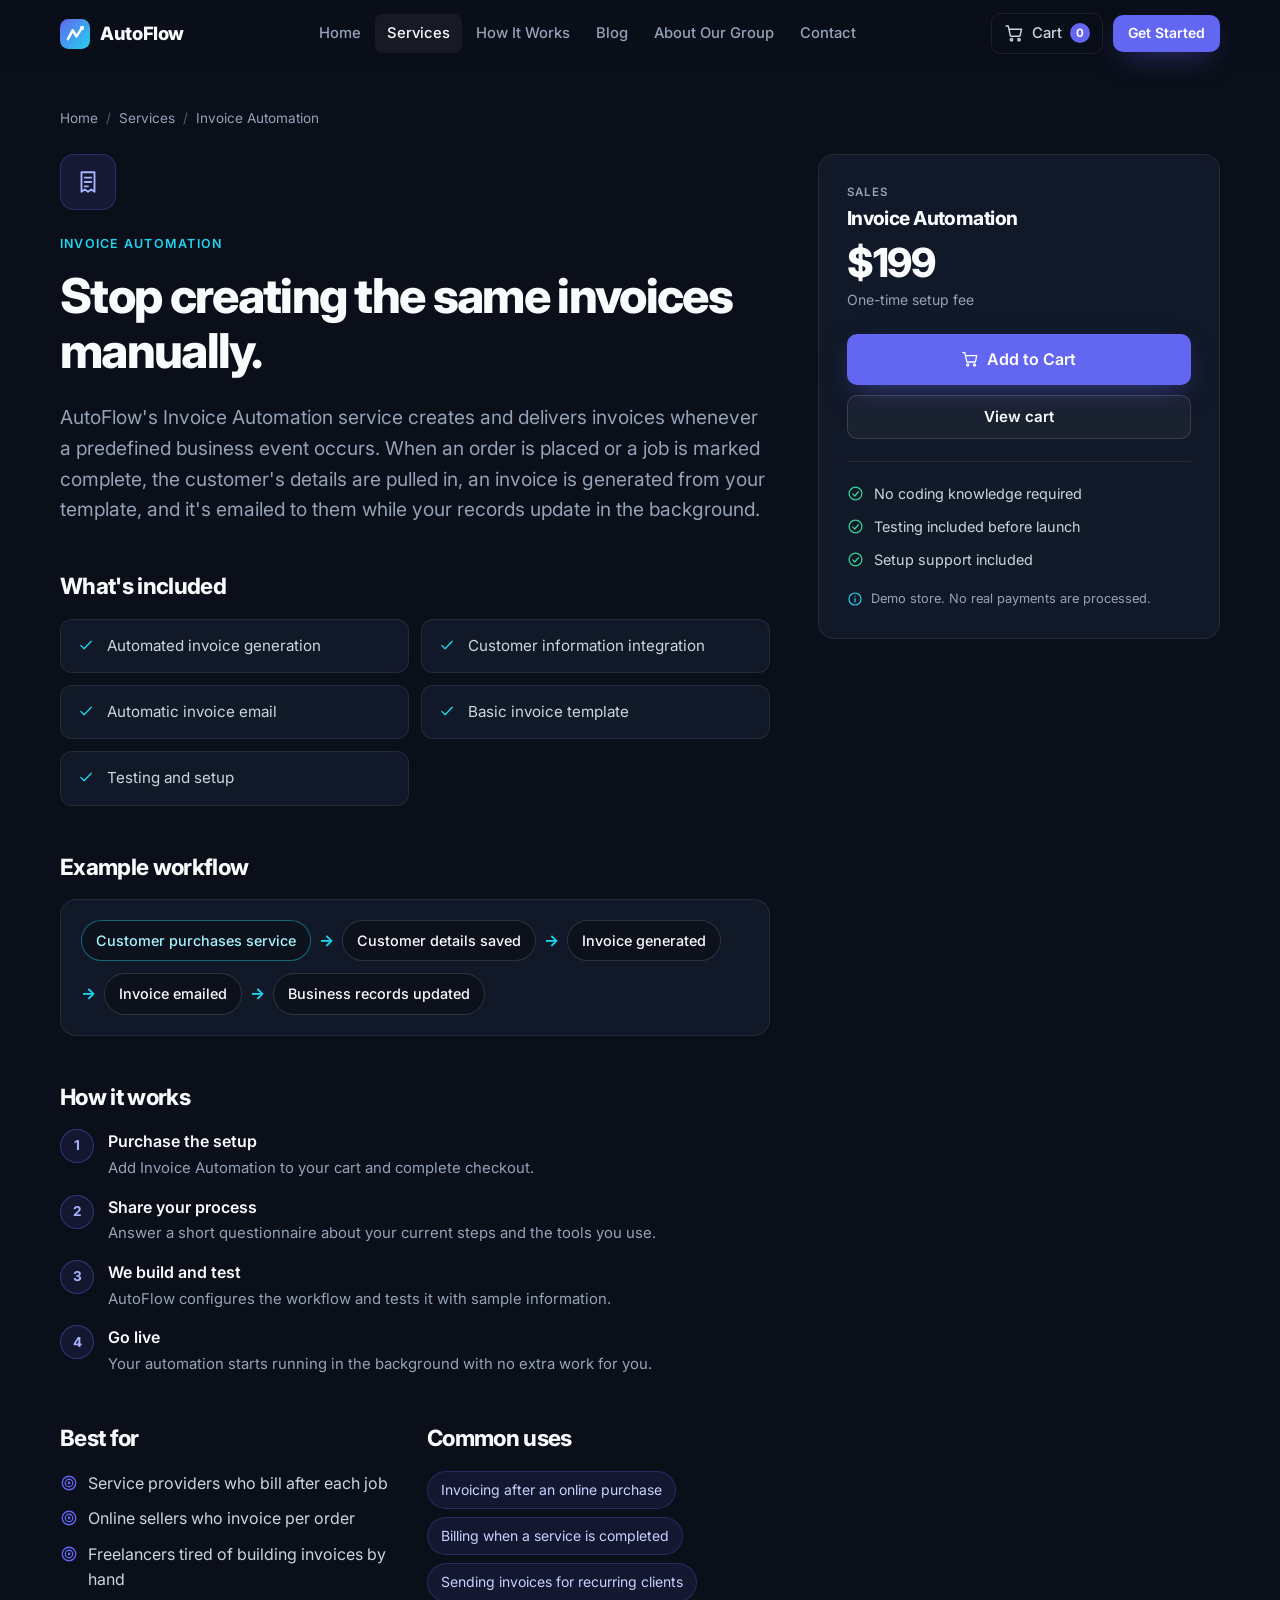
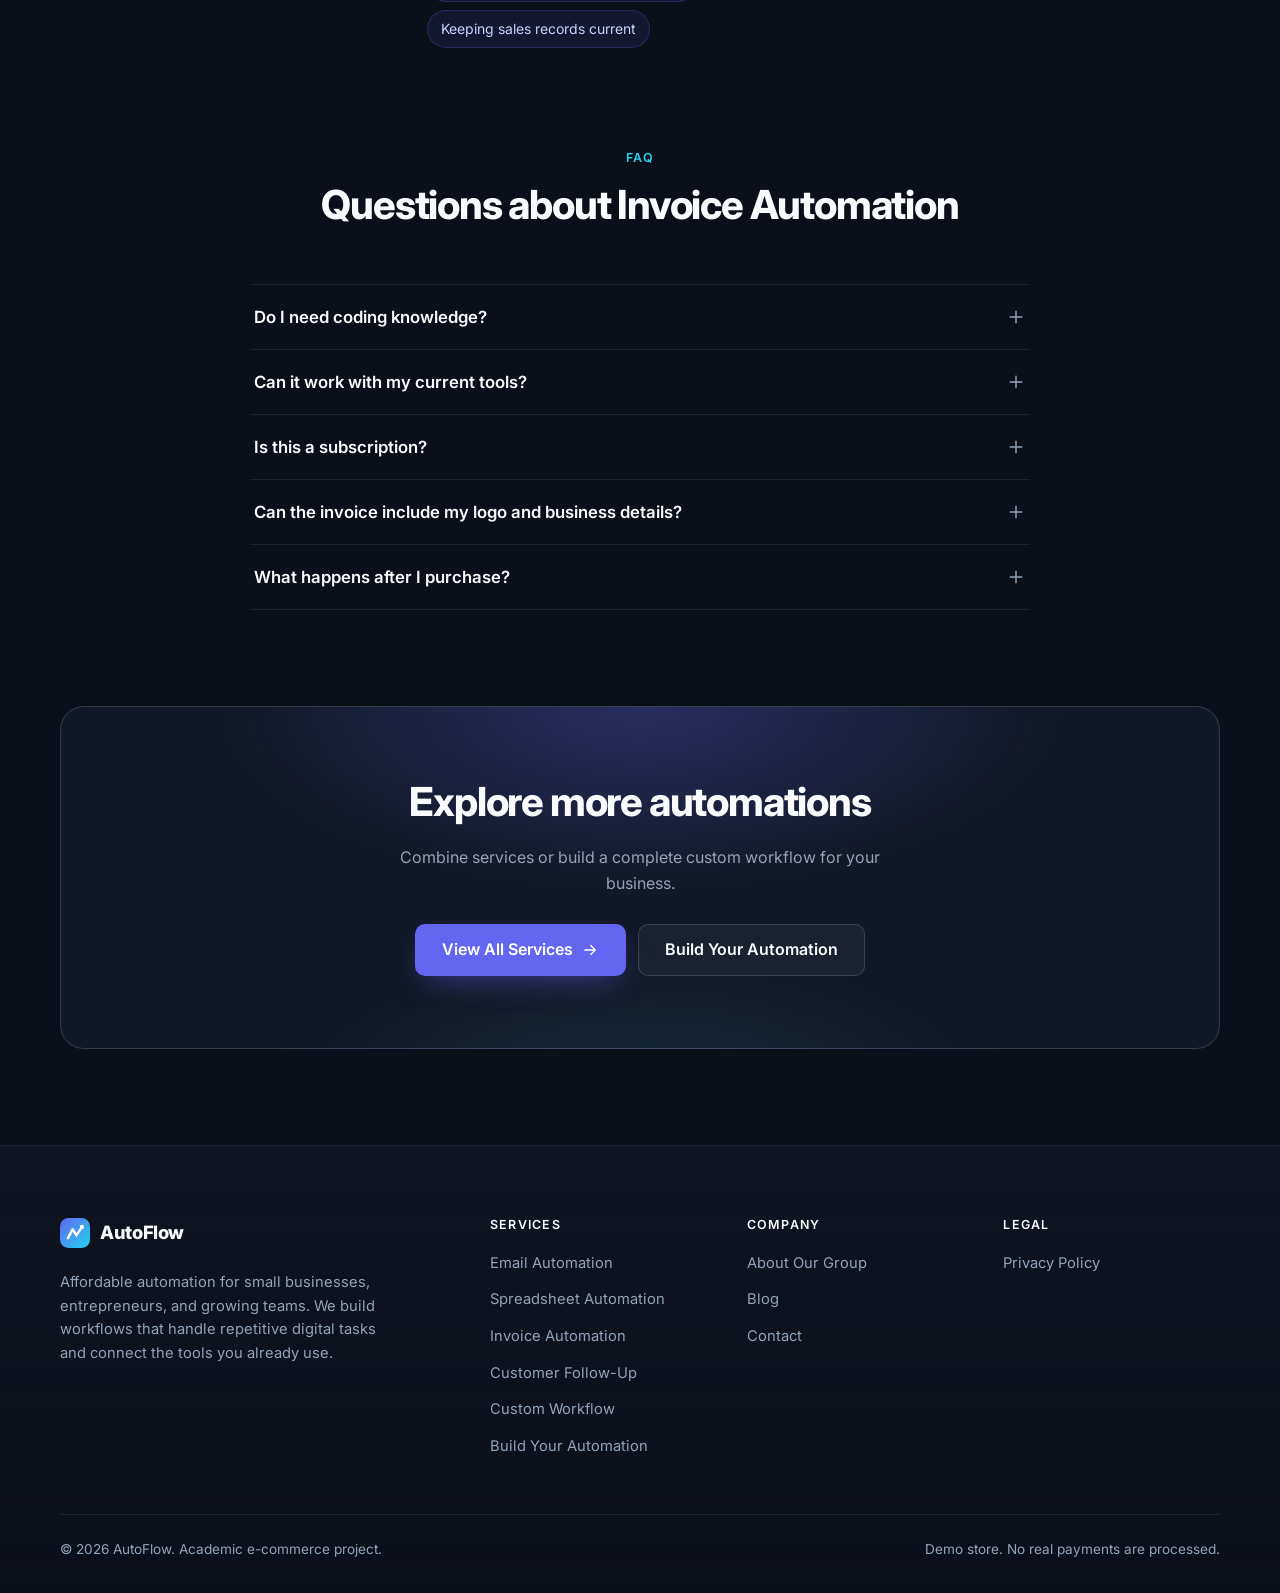
<file: autoflow/product.html>
<!DOCTYPE html>
<html lang="en">
<head>
<meta charset="utf-8">
<meta name="viewport" content="width=device-width, initial-scale=1">
<title>Invoice Automation | AutoFlow</title>
<meta name="description" content="Automatically create and send invoices when a customer makes a purchase or completes a service request.">
<meta name="theme-color" content="#0B0F19">
<meta name="color-scheme" content="dark">
<link rel="icon" href="assets/images/favicon.svg" type="image/svg+xml">
<link rel="preconnect" href="https://fonts.googleapis.com">
<link rel="preconnect" href="https://fonts.gstatic.com" crossorigin>
<link rel="stylesheet" href="https://fonts.googleapis.com/css2?family=Inter:wght@400;500;600;700;800&display=swap">
<link rel="stylesheet" href="css/style.css">
<script src="js/products.js" defer></script>
<script src="js/cart.js" defer></script>
<script src="js/main.js" defer></script>
</head>
<body>
<a class="skip-link" href="#main">Skip to main content</a>
<header class="site-header">
  <nav class="container nav" aria-label="Main">
    <a class="logo" href="index.html" aria-label="AutoFlow home"><svg class="logo-mark" viewBox="0 0 32 32" aria-hidden="true" focusable="false"><defs><linearGradient id="lg-h" x1="0" y1="0" x2="32" y2="32" gradientUnits="userSpaceOnUse"><stop stop-color="#6366F1"/><stop offset="1" stop-color="#22D3EE"/></linearGradient></defs><rect width="32" height="32" rx="9" fill="url(#lg-h)"/><path d="M8.5 21.5 13.5 12l4 6.5 6-9" fill="none" stroke="#fff" stroke-width="2.6" stroke-linecap="round" stroke-linejoin="round"/><circle cx="23.5" cy="9.5" r="2.2" fill="#fff"/></svg><span>AutoFlow</span></a>
    <ul class="nav-links" id="primary-nav">
      <li><a href="index.html">Home</a></li><li><a href="services.html" aria-current="page">Services</a></li><li><a href="index.html#how-it-works">How It Works</a></li><li><a href="blog.html">Blog</a></li><li><a href="about.html">About Our Group</a></li><li><a href="contact.html">Contact</a></li><li class="mobile-only"><a class="btn btn-primary" href="services.html">Get Started</a></li>
    </ul>
    <div class="nav-actions">
      <a class="cart-link" href="cart.html" data-cart-link aria-label="Cart"><svg class="icon" viewBox="0 0 24 24" fill="none" stroke="currentColor" stroke-width="1.75" stroke-linecap="round" stroke-linejoin="round" aria-hidden="true" focusable="false"><circle cx="9" cy="20" r="1.4"/><circle cx="18" cy="20" r="1.4"/><path d="M2.5 3.5h2.6l2.5 11.6a1.2 1.2 0 0 0 1.2.9h9.3a1.2 1.2 0 0 0 1.2-.9L21 7.5H6"/></svg><span class="cart-label">Cart</span><span class="cart-count" data-cart-count>0</span></a>
      <a class="btn btn-primary btn-sm btn-get" href="services.html">Get Started</a>
      <button class="nav-toggle" type="button" aria-controls="primary-nav" aria-expanded="false" aria-label="Open menu"><svg class="icon icon-open" viewBox="0 0 24 24" fill="none" stroke="currentColor" stroke-width="1.75" stroke-linecap="round" stroke-linejoin="round" aria-hidden="true" focusable="false"><path d="M4 7h16M4 12h16M4 17h16"/></svg><svg class="icon icon-close" viewBox="0 0 24 24" fill="none" stroke="currentColor" stroke-width="1.75" stroke-linecap="round" stroke-linejoin="round" aria-hidden="true" focusable="false"><path d="M6 6l12 12M18 6 6 18"/></svg></button>
    </div>
  </nav>
</header>
<main id="main" tabindex="-1">

<div class="container" style="padding-top:40px">
  <nav aria-label="Breadcrumb"><ol class="breadcrumb"><li><a href="index.html">Home</a></li><li><a href="services.html">Services</a></li><li aria-current="page" data-crumb-current>Invoice Automation</li></ol></nav>
  <article data-product-detail="email" hidden aria-labelledby="email-title">
  <div class="product-detail">
    <div>
      <div class="detail-intro">
        <span class="icon-box lg"><svg class="icon" viewBox="0 0 24 24" fill="none" stroke="currentColor" stroke-width="1.75" stroke-linecap="round" stroke-linejoin="round" aria-hidden="true" focusable="false"><rect x="3" y="5" width="18" height="14" rx="2"/><path d="m3.5 7 8.5 6 8.5-6"/></svg></span>
        <p class="eyebrow">Email Automation Setup</p>
        <h1 id="email-title">Stop writing the same emails over and over.</h1>
        <p class="lead">AutoFlow's Email Automation Setup sends routine emails for you whenever something happens in your business, like a form being submitted, an appointment being booked, or an order coming in. You approve the message once, and the workflow takes care of every send after that.</p>
      </div>
      <section class="detail-section" style="padding:0" aria-labelledby="email-inc">
        <h2 id="email-inc">What's included</h2>
        <ul class="check-grid"><li><svg class="icon" viewBox="0 0 24 24" fill="none" stroke="currentColor" stroke-width="1.75" stroke-linecap="round" stroke-linejoin="round" aria-hidden="true" focusable="false"><path d="m5 12.5 4.5 4.5L19 7"/></svg><span>One automated email workflow</span></li><li><svg class="icon" viewBox="0 0 24 24" fill="none" stroke="currentColor" stroke-width="1.75" stroke-linecap="round" stroke-linejoin="round" aria-hidden="true" focusable="false"><path d="m5 12.5 4.5 4.5L19 7"/></svg><span>Custom email template</span></li><li><svg class="icon" viewBox="0 0 24 24" fill="none" stroke="currentColor" stroke-width="1.75" stroke-linecap="round" stroke-linejoin="round" aria-hidden="true" focusable="false"><path d="m5 12.5 4.5 4.5L19 7"/></svg><span>Trigger configuration</span></li><li><svg class="icon" viewBox="0 0 24 24" fill="none" stroke="currentColor" stroke-width="1.75" stroke-linecap="round" stroke-linejoin="round" aria-hidden="true" focusable="false"><path d="m5 12.5 4.5 4.5L19 7"/></svg><span>Testing before launch</span></li><li><svg class="icon" viewBox="0 0 24 24" fill="none" stroke="currentColor" stroke-width="1.75" stroke-linecap="round" stroke-linejoin="round" aria-hidden="true" focusable="false"><path d="m5 12.5 4.5 4.5L19 7"/></svg><span>Basic setup support</span></li></ul>
      </section>
      <section class="detail-section" style="padding:0" aria-labelledby="email-wf">
        <h2 id="email-wf">Example workflow</h2>
        <ol class="wf-inline" aria-label="Example workflow steps"><li><span class="wf-chip">Customer completes form</span></li><li><span class="wf-chip">Customer information saved</span></li><li><span class="wf-chip">Confirmation email sent</span></li></ol>
      </section>
      <section class="detail-section" style="padding:0" aria-labelledby="email-how">
        <h2 id="email-how">How it works</h2>
        <ol class="mini-steps"><li><div><strong>Purchase the setup</strong><span>Add Email Automation Setup to your cart and complete checkout.</span></div></li><li><div><strong>Share your process</strong><span>Answer a short questionnaire about your current steps and the tools you use.</span></div></li><li><div><strong>We build and test</strong><span>AutoFlow configures the workflow and tests it with sample information.</span></div></li><li><div><strong>Go live</strong><span>Your automation starts running in the background with no extra work for you.</span></div></li></ol>
      </section>
      <div class="grid grid-2 detail-section">
        <section style="padding:0" aria-labelledby="email-best">
          <h2 id="email-best">Best for</h2>
          <ul class="best-list"><li><svg class="icon" viewBox="0 0 24 24" fill="none" stroke="currentColor" stroke-width="1.75" stroke-linecap="round" stroke-linejoin="round" aria-hidden="true" focusable="false"><circle cx="12" cy="12" r="9"/><circle cx="12" cy="12" r="5"/><circle cx="12" cy="12" r="1"/></svg><span>Service businesses that book appointments</span></li><li><svg class="icon" viewBox="0 0 24 24" fill="none" stroke="currentColor" stroke-width="1.75" stroke-linecap="round" stroke-linejoin="round" aria-hidden="true" focusable="false"><circle cx="12" cy="12" r="9"/><circle cx="12" cy="12" r="5"/><circle cx="12" cy="12" r="1"/></svg><span>Online stores sending order confirmations</span></li><li><svg class="icon" viewBox="0 0 24 24" fill="none" stroke="currentColor" stroke-width="1.75" stroke-linecap="round" stroke-linejoin="round" aria-hidden="true" focusable="false"><circle cx="12" cy="12" r="9"/><circle cx="12" cy="12" r="5"/><circle cx="12" cy="12" r="1"/></svg><span>Freelancers welcoming new clients</span></li></ul>
        </section>
        <section style="padding:0" aria-labelledby="email-uses">
          <h2 id="email-uses">Common uses</h2>
          <ul class="tag-list"><li>Order confirmations</li><li>Appointment reminders</li><li>Welcome emails</li><li>Follow-up emails</li><li>Internal notifications</li></ul>
        </section>
      </div>
    </div>
    <aside aria-label="Purchase Email Automation Setup">
      <div class="card buy-box">
        <span class="product-category">Communication</span>
        <h2>Email Automation Setup</h2>
        <p class="price"><span class="price-amount">$99</span></p>
        <p class="small mb-0">One-time setup fee</p>
        <div class="actions"><button type="button" class="btn btn-primary btn-lg" data-add-to-cart="email"><svg class="icon" viewBox="0 0 24 24" fill="none" stroke="currentColor" stroke-width="1.75" stroke-linecap="round" stroke-linejoin="round" aria-hidden="true" focusable="false"><circle cx="9" cy="20" r="1.4"/><circle cx="18" cy="20" r="1.4"/><path d="M2.5 3.5h2.6l2.5 11.6a1.2 1.2 0 0 0 1.2.9h9.3a1.2 1.2 0 0 0 1.2-.9L21 7.5H6"/></svg><span>Add to Cart</span></button><a class="btn btn-secondary" href="cart.html">View cart</a></div>
        <ul class="assurances">
          <li><svg class="icon" viewBox="0 0 24 24" fill="none" stroke="currentColor" stroke-width="1.75" stroke-linecap="round" stroke-linejoin="round" aria-hidden="true" focusable="false"><circle cx="12" cy="12" r="9"/><path d="m8 12.5 3 3 5-6"/></svg>No coding knowledge required</li>
          <li><svg class="icon" viewBox="0 0 24 24" fill="none" stroke="currentColor" stroke-width="1.75" stroke-linecap="round" stroke-linejoin="round" aria-hidden="true" focusable="false"><circle cx="12" cy="12" r="9"/><path d="m8 12.5 3 3 5-6"/></svg>Testing included before launch</li>
          <li><svg class="icon" viewBox="0 0 24 24" fill="none" stroke="currentColor" stroke-width="1.75" stroke-linecap="round" stroke-linejoin="round" aria-hidden="true" focusable="false"><circle cx="12" cy="12" r="9"/><path d="m8 12.5 3 3 5-6"/></svg>Setup support included</li>
        </ul>
        <p class="demo-note"><svg class="icon" viewBox="0 0 24 24" fill="none" stroke="currentColor" stroke-width="1.75" stroke-linecap="round" stroke-linejoin="round" aria-hidden="true" focusable="false"><circle cx="12" cy="12" r="9"/><path d="M12 11v5.5M12 7.8v.2"/></svg><span>Demo store. No real payments are processed.</span></p>
      </div>
    </aside>
  </div>
  <section aria-labelledby="email-faq" style="padding:48px 0 0">
    <div class="section-head"><p class="eyebrow">FAQ</p><h2 id="email-faq">Questions about Email Automation Setup</h2></div>
    <div class="faq"><div class="faq-item">
  <h3><button class="faq-q" type="button" id="email-q0" aria-expanded="false" aria-controls="email-a0"><span>Do I need coding knowledge?</span><svg class="icon" viewBox="0 0 24 24" fill="none" stroke="currentColor" stroke-width="1.75" stroke-linecap="round" stroke-linejoin="round" aria-hidden="true" focusable="false"><path d="M12 5v14M5 12h14"/></svg></button></h3>
  <div class="faq-a" id="email-a0" role="region" aria-labelledby="email-q0" hidden><p>No. AutoFlow handles the technical setup. You tell us how your process works in plain language, and we build and test the workflow for you.</p></div>
</div><div class="faq-item">
  <h3><button class="faq-q" type="button" id="email-q1" aria-expanded="false" aria-controls="email-a1"><span>Can it work with my current tools?</span><svg class="icon" viewBox="0 0 24 24" fill="none" stroke="currentColor" stroke-width="1.75" stroke-linecap="round" stroke-linejoin="round" aria-hidden="true" focusable="false"><path d="M12 5v14M5 12h14"/></svg></button></h3>
  <div class="faq-a" id="email-a1" role="region" aria-labelledby="email-q1" hidden><p>The workflow is designed around compatible digital tools your business already uses, such as email, online forms, spreadsheets, and online stores. We confirm which of your tools can be connected during setup.</p></div>
</div><div class="faq-item">
  <h3><button class="faq-q" type="button" id="email-q2" aria-expanded="false" aria-controls="email-a2"><span>Is this a subscription?</span><svg class="icon" viewBox="0 0 24 24" fill="none" stroke="currentColor" stroke-width="1.75" stroke-linecap="round" stroke-linejoin="round" aria-hidden="true" focusable="false"><path d="M12 5v14M5 12h14"/></svg></button></h3>
  <div class="faq-a" id="email-a2" role="region" aria-labelledby="email-q2" hidden><p>The basic service price represents the initial automation setup. Additional workflows or later changes can be requested separately.</p></div>
</div><div class="faq-item">
  <h3><button class="faq-q" type="button" id="email-q3" aria-expanded="false" aria-controls="email-a3"><span>Can I change the email wording later?</span><svg class="icon" viewBox="0 0 24 24" fill="none" stroke="currentColor" stroke-width="1.75" stroke-linecap="round" stroke-linejoin="round" aria-hidden="true" focusable="false"><path d="M12 5v14M5 12h14"/></svg></button></h3>
  <div class="faq-a" id="email-a3" role="region" aria-labelledby="email-q3" hidden><p>Yes. The email template is written with you during setup, and you can request wording changes to keep it current.</p></div>
</div><div class="faq-item">
  <h3><button class="faq-q" type="button" id="email-q4" aria-expanded="false" aria-controls="email-a4"><span>What happens after I purchase?</span><svg class="icon" viewBox="0 0 24 24" fill="none" stroke="currentColor" stroke-width="1.75" stroke-linecap="round" stroke-linejoin="round" aria-hidden="true" focusable="false"><path d="M12 5v14M5 12h14"/></svg></button></h3>
  <div class="faq-a" id="email-a4" role="region" aria-labelledby="email-q4" hidden><p>You'll complete a short questionnaire about your current process, the tools you use, and what should happen at each step. We use your answers to build and test the workflow before it goes live.</p></div>
</div></div>
  </section>
</article>
<article data-product-detail="spreadsheet" hidden aria-labelledby="spreadsheet-title">
  <div class="product-detail">
    <div>
      <div class="detail-intro">
        <span class="icon-box lg"><svg class="icon" viewBox="0 0 24 24" fill="none" stroke="currentColor" stroke-width="1.75" stroke-linecap="round" stroke-linejoin="round" aria-hidden="true" focusable="false"><rect x="3" y="4" width="18" height="16" rx="2"/><path d="M3 10h18M3 15h18M9 4v16"/></svg></span>
        <p class="eyebrow">Spreadsheet Automation</p>
        <h1 id="spreadsheet-title">Let your spreadsheets update themselves.</h1>
        <p class="lead">Spreadsheet Automation removes the copying and pasting from your day. New information, such as form responses, orders, and customer details, is added to the right sheet automatically, organized consistently, and used to keep your totals and calculations up to date.</p>
      </div>
      <section class="detail-section" style="padding:0" aria-labelledby="spreadsheet-inc">
        <h2 id="spreadsheet-inc">What's included</h2>
        <ul class="check-grid"><li><svg class="icon" viewBox="0 0 24 24" fill="none" stroke="currentColor" stroke-width="1.75" stroke-linecap="round" stroke-linejoin="round" aria-hidden="true" focusable="false"><path d="m5 12.5 4.5 4.5L19 7"/></svg><span>One spreadsheet workflow</span></li><li><svg class="icon" viewBox="0 0 24 24" fill="none" stroke="currentColor" stroke-width="1.75" stroke-linecap="round" stroke-linejoin="round" aria-hidden="true" focusable="false"><path d="m5 12.5 4.5 4.5L19 7"/></svg><span>Automated data entry</span></li><li><svg class="icon" viewBox="0 0 24 24" fill="none" stroke="currentColor" stroke-width="1.75" stroke-linecap="round" stroke-linejoin="round" aria-hidden="true" focusable="false"><path d="m5 12.5 4.5 4.5L19 7"/></svg><span>Basic calculations</span></li><li><svg class="icon" viewBox="0 0 24 24" fill="none" stroke="currentColor" stroke-width="1.75" stroke-linecap="round" stroke-linejoin="round" aria-hidden="true" focusable="false"><path d="m5 12.5 4.5 4.5L19 7"/></svg><span>Data organization</span></li><li><svg class="icon" viewBox="0 0 24 24" fill="none" stroke="currentColor" stroke-width="1.75" stroke-linecap="round" stroke-linejoin="round" aria-hidden="true" focusable="false"><path d="m5 12.5 4.5 4.5L19 7"/></svg><span>Testing before launch</span></li></ul>
      </section>
      <section class="detail-section" style="padding:0" aria-labelledby="spreadsheet-wf">
        <h2 id="spreadsheet-wf">Example workflow</h2>
        <ol class="wf-inline" aria-label="Example workflow steps"><li><span class="wf-chip">New customer submits form</span></li><li><span class="wf-chip">Information added to spreadsheet</span></li><li><span class="wf-chip">Calculations update automatically</span></li></ol>
      </section>
      <section class="detail-section" style="padding:0" aria-labelledby="spreadsheet-how">
        <h2 id="spreadsheet-how">How it works</h2>
        <ol class="mini-steps"><li><div><strong>Purchase the setup</strong><span>Add Spreadsheet Automation to your cart and complete checkout.</span></div></li><li><div><strong>Share your process</strong><span>Answer a short questionnaire about your current steps and the tools you use.</span></div></li><li><div><strong>We build and test</strong><span>AutoFlow configures the workflow and tests it with sample information.</span></div></li><li><div><strong>Go live</strong><span>Your automation starts running in the background with no extra work for you.</span></div></li></ol>
      </section>
      <div class="grid grid-2 detail-section">
        <section style="padding:0" aria-labelledby="spreadsheet-best">
          <h2 id="spreadsheet-best">Best for</h2>
          <ul class="best-list"><li><svg class="icon" viewBox="0 0 24 24" fill="none" stroke="currentColor" stroke-width="1.75" stroke-linecap="round" stroke-linejoin="round" aria-hidden="true" focusable="false"><circle cx="12" cy="12" r="9"/><circle cx="12" cy="12" r="5"/><circle cx="12" cy="12" r="1"/></svg><span>Businesses tracking orders or inventory in a spreadsheet</span></li><li><svg class="icon" viewBox="0 0 24 24" fill="none" stroke="currentColor" stroke-width="1.75" stroke-linecap="round" stroke-linejoin="round" aria-hidden="true" focusable="false"><circle cx="12" cy="12" r="9"/><circle cx="12" cy="12" r="5"/><circle cx="12" cy="12" r="1"/></svg><span>Teams copying form responses by hand</span></li><li><svg class="icon" viewBox="0 0 24 24" fill="none" stroke="currentColor" stroke-width="1.75" stroke-linecap="round" stroke-linejoin="round" aria-hidden="true" focusable="false"><circle cx="12" cy="12" r="9"/><circle cx="12" cy="12" r="5"/><circle cx="12" cy="12" r="1"/></svg><span>Owners who rebuild the same weekly report</span></li></ul>
        </section>
        <section style="padding:0" aria-labelledby="spreadsheet-uses">
          <h2 id="spreadsheet-uses">Common uses</h2>
          <ul class="tag-list"><li>Add form submissions to a spreadsheet</li><li>Calculate totals</li><li>Organize customer information</li><li>Generate recurring reports</li><li>Update inventory information</li></ul>
        </section>
      </div>
    </div>
    <aside aria-label="Purchase Spreadsheet Automation">
      <div class="card buy-box">
        <span class="product-category">Data</span>
        <h2>Spreadsheet Automation</h2>
        <p class="price"><span class="price-amount">$149</span></p>
        <p class="small mb-0">One-time setup fee</p>
        <div class="actions"><button type="button" class="btn btn-primary btn-lg" data-add-to-cart="spreadsheet"><svg class="icon" viewBox="0 0 24 24" fill="none" stroke="currentColor" stroke-width="1.75" stroke-linecap="round" stroke-linejoin="round" aria-hidden="true" focusable="false"><circle cx="9" cy="20" r="1.4"/><circle cx="18" cy="20" r="1.4"/><path d="M2.5 3.5h2.6l2.5 11.6a1.2 1.2 0 0 0 1.2.9h9.3a1.2 1.2 0 0 0 1.2-.9L21 7.5H6"/></svg><span>Add to Cart</span></button><a class="btn btn-secondary" href="cart.html">View cart</a></div>
        <ul class="assurances">
          <li><svg class="icon" viewBox="0 0 24 24" fill="none" stroke="currentColor" stroke-width="1.75" stroke-linecap="round" stroke-linejoin="round" aria-hidden="true" focusable="false"><circle cx="12" cy="12" r="9"/><path d="m8 12.5 3 3 5-6"/></svg>No coding knowledge required</li>
          <li><svg class="icon" viewBox="0 0 24 24" fill="none" stroke="currentColor" stroke-width="1.75" stroke-linecap="round" stroke-linejoin="round" aria-hidden="true" focusable="false"><circle cx="12" cy="12" r="9"/><path d="m8 12.5 3 3 5-6"/></svg>Testing included before launch</li>
          <li><svg class="icon" viewBox="0 0 24 24" fill="none" stroke="currentColor" stroke-width="1.75" stroke-linecap="round" stroke-linejoin="round" aria-hidden="true" focusable="false"><circle cx="12" cy="12" r="9"/><path d="m8 12.5 3 3 5-6"/></svg>Setup support included</li>
        </ul>
        <p class="demo-note"><svg class="icon" viewBox="0 0 24 24" fill="none" stroke="currentColor" stroke-width="1.75" stroke-linecap="round" stroke-linejoin="round" aria-hidden="true" focusable="false"><circle cx="12" cy="12" r="9"/><path d="M12 11v5.5M12 7.8v.2"/></svg><span>Demo store. No real payments are processed.</span></p>
      </div>
    </aside>
  </div>
  <section aria-labelledby="spreadsheet-faq" style="padding:48px 0 0">
    <div class="section-head"><p class="eyebrow">FAQ</p><h2 id="spreadsheet-faq">Questions about Spreadsheet Automation</h2></div>
    <div class="faq"><div class="faq-item">
  <h3><button class="faq-q" type="button" id="spreadsheet-q0" aria-expanded="false" aria-controls="spreadsheet-a0"><span>Do I need coding knowledge?</span><svg class="icon" viewBox="0 0 24 24" fill="none" stroke="currentColor" stroke-width="1.75" stroke-linecap="round" stroke-linejoin="round" aria-hidden="true" focusable="false"><path d="M12 5v14M5 12h14"/></svg></button></h3>
  <div class="faq-a" id="spreadsheet-a0" role="region" aria-labelledby="spreadsheet-q0" hidden><p>No. AutoFlow handles the technical setup. You tell us how your process works in plain language, and we build and test the workflow for you.</p></div>
</div><div class="faq-item">
  <h3><button class="faq-q" type="button" id="spreadsheet-q1" aria-expanded="false" aria-controls="spreadsheet-a1"><span>Can it work with my current tools?</span><svg class="icon" viewBox="0 0 24 24" fill="none" stroke="currentColor" stroke-width="1.75" stroke-linecap="round" stroke-linejoin="round" aria-hidden="true" focusable="false"><path d="M12 5v14M5 12h14"/></svg></button></h3>
  <div class="faq-a" id="spreadsheet-a1" role="region" aria-labelledby="spreadsheet-q1" hidden><p>The workflow is designed around compatible digital tools your business already uses, such as email, online forms, spreadsheets, and online stores. We confirm which of your tools can be connected during setup.</p></div>
</div><div class="faq-item">
  <h3><button class="faq-q" type="button" id="spreadsheet-q2" aria-expanded="false" aria-controls="spreadsheet-a2"><span>Is this a subscription?</span><svg class="icon" viewBox="0 0 24 24" fill="none" stroke="currentColor" stroke-width="1.75" stroke-linecap="round" stroke-linejoin="round" aria-hidden="true" focusable="false"><path d="M12 5v14M5 12h14"/></svg></button></h3>
  <div class="faq-a" id="spreadsheet-a2" role="region" aria-labelledby="spreadsheet-q2" hidden><p>The basic service price represents the initial automation setup. Additional workflows or later changes can be requested separately.</p></div>
</div><div class="faq-item">
  <h3><button class="faq-q" type="button" id="spreadsheet-q3" aria-expanded="false" aria-controls="spreadsheet-a3"><span>Will it work with my existing spreadsheet?</span><svg class="icon" viewBox="0 0 24 24" fill="none" stroke="currentColor" stroke-width="1.75" stroke-linecap="round" stroke-linejoin="round" aria-hidden="true" focusable="false"><path d="M12 5v14M5 12h14"/></svg></button></h3>
  <div class="faq-a" id="spreadsheet-a3" role="region" aria-labelledby="spreadsheet-q3" hidden><p>In most cases, yes. We review how your sheet is structured during setup and connect the workflow to it rather than starting over.</p></div>
</div><div class="faq-item">
  <h3><button class="faq-q" type="button" id="spreadsheet-q4" aria-expanded="false" aria-controls="spreadsheet-a4"><span>What happens after I purchase?</span><svg class="icon" viewBox="0 0 24 24" fill="none" stroke="currentColor" stroke-width="1.75" stroke-linecap="round" stroke-linejoin="round" aria-hidden="true" focusable="false"><path d="M12 5v14M5 12h14"/></svg></button></h3>
  <div class="faq-a" id="spreadsheet-a4" role="region" aria-labelledby="spreadsheet-q4" hidden><p>You'll complete a short questionnaire about your current process, the tools you use, and what should happen at each step. We use your answers to build and test the workflow before it goes live.</p></div>
</div></div>
  </section>
</article>
<article data-product-detail="invoice" aria-labelledby="invoice-title">
  <div class="product-detail">
    <div>
      <div class="detail-intro">
        <span class="icon-box lg"><svg class="icon" viewBox="0 0 24 24" fill="none" stroke="currentColor" stroke-width="1.75" stroke-linecap="round" stroke-linejoin="round" aria-hidden="true" focusable="false"><path d="M6 3h12v18l-3-2-3 2-3-2-3 2V3z"/><path d="M9 8h6M9 12h6M9 16h3"/></svg></span>
        <p class="eyebrow">Invoice Automation</p>
        <h1 id="invoice-title">Stop creating the same invoices manually.</h1>
        <p class="lead">AutoFlow's Invoice Automation service creates and delivers invoices whenever a predefined business event occurs. When an order is placed or a job is marked complete, the customer's details are pulled in, an invoice is generated from your template, and it's emailed to them while your records update in the background.</p>
      </div>
      <section class="detail-section" style="padding:0" aria-labelledby="invoice-inc">
        <h2 id="invoice-inc">What's included</h2>
        <ul class="check-grid"><li><svg class="icon" viewBox="0 0 24 24" fill="none" stroke="currentColor" stroke-width="1.75" stroke-linecap="round" stroke-linejoin="round" aria-hidden="true" focusable="false"><path d="m5 12.5 4.5 4.5L19 7"/></svg><span>Automated invoice generation</span></li><li><svg class="icon" viewBox="0 0 24 24" fill="none" stroke="currentColor" stroke-width="1.75" stroke-linecap="round" stroke-linejoin="round" aria-hidden="true" focusable="false"><path d="m5 12.5 4.5 4.5L19 7"/></svg><span>Customer information integration</span></li><li><svg class="icon" viewBox="0 0 24 24" fill="none" stroke="currentColor" stroke-width="1.75" stroke-linecap="round" stroke-linejoin="round" aria-hidden="true" focusable="false"><path d="m5 12.5 4.5 4.5L19 7"/></svg><span>Automatic invoice email</span></li><li><svg class="icon" viewBox="0 0 24 24" fill="none" stroke="currentColor" stroke-width="1.75" stroke-linecap="round" stroke-linejoin="round" aria-hidden="true" focusable="false"><path d="m5 12.5 4.5 4.5L19 7"/></svg><span>Basic invoice template</span></li><li><svg class="icon" viewBox="0 0 24 24" fill="none" stroke="currentColor" stroke-width="1.75" stroke-linecap="round" stroke-linejoin="round" aria-hidden="true" focusable="false"><path d="m5 12.5 4.5 4.5L19 7"/></svg><span>Testing and setup</span></li></ul>
      </section>
      <section class="detail-section" style="padding:0" aria-labelledby="invoice-wf">
        <h2 id="invoice-wf">Example workflow</h2>
        <ol class="wf-inline" aria-label="Example workflow steps"><li><span class="wf-chip">Customer purchases service</span></li><li><span class="wf-chip">Customer details saved</span></li><li><span class="wf-chip">Invoice generated</span></li><li><span class="wf-chip">Invoice emailed</span></li><li><span class="wf-chip">Business records updated</span></li></ol>
      </section>
      <section class="detail-section" style="padding:0" aria-labelledby="invoice-how">
        <h2 id="invoice-how">How it works</h2>
        <ol class="mini-steps"><li><div><strong>Purchase the setup</strong><span>Add Invoice Automation to your cart and complete checkout.</span></div></li><li><div><strong>Share your process</strong><span>Answer a short questionnaire about your current steps and the tools you use.</span></div></li><li><div><strong>We build and test</strong><span>AutoFlow configures the workflow and tests it with sample information.</span></div></li><li><div><strong>Go live</strong><span>Your automation starts running in the background with no extra work for you.</span></div></li></ol>
      </section>
      <div class="grid grid-2 detail-section">
        <section style="padding:0" aria-labelledby="invoice-best">
          <h2 id="invoice-best">Best for</h2>
          <ul class="best-list"><li><svg class="icon" viewBox="0 0 24 24" fill="none" stroke="currentColor" stroke-width="1.75" stroke-linecap="round" stroke-linejoin="round" aria-hidden="true" focusable="false"><circle cx="12" cy="12" r="9"/><circle cx="12" cy="12" r="5"/><circle cx="12" cy="12" r="1"/></svg><span>Service providers who bill after each job</span></li><li><svg class="icon" viewBox="0 0 24 24" fill="none" stroke="currentColor" stroke-width="1.75" stroke-linecap="round" stroke-linejoin="round" aria-hidden="true" focusable="false"><circle cx="12" cy="12" r="9"/><circle cx="12" cy="12" r="5"/><circle cx="12" cy="12" r="1"/></svg><span>Online sellers who invoice per order</span></li><li><svg class="icon" viewBox="0 0 24 24" fill="none" stroke="currentColor" stroke-width="1.75" stroke-linecap="round" stroke-linejoin="round" aria-hidden="true" focusable="false"><circle cx="12" cy="12" r="9"/><circle cx="12" cy="12" r="5"/><circle cx="12" cy="12" r="1"/></svg><span>Freelancers tired of building invoices by hand</span></li></ul>
        </section>
        <section style="padding:0" aria-labelledby="invoice-uses">
          <h2 id="invoice-uses">Common uses</h2>
          <ul class="tag-list"><li>Invoicing after an online purchase</li><li>Billing when a service is completed</li><li>Sending invoices for recurring clients</li><li>Keeping sales records current</li></ul>
        </section>
      </div>
    </div>
    <aside aria-label="Purchase Invoice Automation">
      <div class="card buy-box">
        <span class="product-category">Sales</span>
        <h2>Invoice Automation</h2>
        <p class="price"><span class="price-amount">$199</span></p>
        <p class="small mb-0">One-time setup fee</p>
        <div class="actions"><button type="button" class="btn btn-primary btn-lg" data-add-to-cart="invoice"><svg class="icon" viewBox="0 0 24 24" fill="none" stroke="currentColor" stroke-width="1.75" stroke-linecap="round" stroke-linejoin="round" aria-hidden="true" focusable="false"><circle cx="9" cy="20" r="1.4"/><circle cx="18" cy="20" r="1.4"/><path d="M2.5 3.5h2.6l2.5 11.6a1.2 1.2 0 0 0 1.2.9h9.3a1.2 1.2 0 0 0 1.2-.9L21 7.5H6"/></svg><span>Add to Cart</span></button><a class="btn btn-secondary" href="cart.html">View cart</a></div>
        <ul class="assurances">
          <li><svg class="icon" viewBox="0 0 24 24" fill="none" stroke="currentColor" stroke-width="1.75" stroke-linecap="round" stroke-linejoin="round" aria-hidden="true" focusable="false"><circle cx="12" cy="12" r="9"/><path d="m8 12.5 3 3 5-6"/></svg>No coding knowledge required</li>
          <li><svg class="icon" viewBox="0 0 24 24" fill="none" stroke="currentColor" stroke-width="1.75" stroke-linecap="round" stroke-linejoin="round" aria-hidden="true" focusable="false"><circle cx="12" cy="12" r="9"/><path d="m8 12.5 3 3 5-6"/></svg>Testing included before launch</li>
          <li><svg class="icon" viewBox="0 0 24 24" fill="none" stroke="currentColor" stroke-width="1.75" stroke-linecap="round" stroke-linejoin="round" aria-hidden="true" focusable="false"><circle cx="12" cy="12" r="9"/><path d="m8 12.5 3 3 5-6"/></svg>Setup support included</li>
        </ul>
        <p class="demo-note"><svg class="icon" viewBox="0 0 24 24" fill="none" stroke="currentColor" stroke-width="1.75" stroke-linecap="round" stroke-linejoin="round" aria-hidden="true" focusable="false"><circle cx="12" cy="12" r="9"/><path d="M12 11v5.5M12 7.8v.2"/></svg><span>Demo store. No real payments are processed.</span></p>
      </div>
    </aside>
  </div>
  <section aria-labelledby="invoice-faq" style="padding:48px 0 0">
    <div class="section-head"><p class="eyebrow">FAQ</p><h2 id="invoice-faq">Questions about Invoice Automation</h2></div>
    <div class="faq"><div class="faq-item">
  <h3><button class="faq-q" type="button" id="invoice-q0" aria-expanded="false" aria-controls="invoice-a0"><span>Do I need coding knowledge?</span><svg class="icon" viewBox="0 0 24 24" fill="none" stroke="currentColor" stroke-width="1.75" stroke-linecap="round" stroke-linejoin="round" aria-hidden="true" focusable="false"><path d="M12 5v14M5 12h14"/></svg></button></h3>
  <div class="faq-a" id="invoice-a0" role="region" aria-labelledby="invoice-q0" hidden><p>No. AutoFlow handles the technical setup. You tell us how your process works in plain language, and we build and test the workflow for you.</p></div>
</div><div class="faq-item">
  <h3><button class="faq-q" type="button" id="invoice-q1" aria-expanded="false" aria-controls="invoice-a1"><span>Can it work with my current tools?</span><svg class="icon" viewBox="0 0 24 24" fill="none" stroke="currentColor" stroke-width="1.75" stroke-linecap="round" stroke-linejoin="round" aria-hidden="true" focusable="false"><path d="M12 5v14M5 12h14"/></svg></button></h3>
  <div class="faq-a" id="invoice-a1" role="region" aria-labelledby="invoice-q1" hidden><p>The workflow is designed around compatible digital tools your business already uses, such as email, online forms, spreadsheets, and online stores. We confirm which of your tools can be connected during setup.</p></div>
</div><div class="faq-item">
  <h3><button class="faq-q" type="button" id="invoice-q2" aria-expanded="false" aria-controls="invoice-a2"><span>Is this a subscription?</span><svg class="icon" viewBox="0 0 24 24" fill="none" stroke="currentColor" stroke-width="1.75" stroke-linecap="round" stroke-linejoin="round" aria-hidden="true" focusable="false"><path d="M12 5v14M5 12h14"/></svg></button></h3>
  <div class="faq-a" id="invoice-a2" role="region" aria-labelledby="invoice-q2" hidden><p>The basic service price represents the initial automation setup. Additional workflows or later changes can be requested separately.</p></div>
</div><div class="faq-item">
  <h3><button class="faq-q" type="button" id="invoice-q3" aria-expanded="false" aria-controls="invoice-a3"><span>Can the invoice include my logo and business details?</span><svg class="icon" viewBox="0 0 24 24" fill="none" stroke="currentColor" stroke-width="1.75" stroke-linecap="round" stroke-linejoin="round" aria-hidden="true" focusable="false"><path d="M12 5v14M5 12h14"/></svg></button></h3>
  <div class="faq-a" id="invoice-a3" role="region" aria-labelledby="invoice-q3" hidden><p>Yes. The basic invoice template is set up with your business name, contact details, and logo.</p></div>
</div><div class="faq-item">
  <h3><button class="faq-q" type="button" id="invoice-q4" aria-expanded="false" aria-controls="invoice-a4"><span>What happens after I purchase?</span><svg class="icon" viewBox="0 0 24 24" fill="none" stroke="currentColor" stroke-width="1.75" stroke-linecap="round" stroke-linejoin="round" aria-hidden="true" focusable="false"><path d="M12 5v14M5 12h14"/></svg></button></h3>
  <div class="faq-a" id="invoice-a4" role="region" aria-labelledby="invoice-q4" hidden><p>You'll complete a short questionnaire about your current process, the tools you use, and what should happen at each step. We use your answers to build and test the workflow before it goes live.</p></div>
</div></div>
  </section>
</article>
<article data-product-detail="followup" hidden aria-labelledby="followup-title">
  <div class="product-detail">
    <div>
      <div class="detail-intro">
        <span class="icon-box lg"><svg class="icon" viewBox="0 0 24 24" fill="none" stroke="currentColor" stroke-width="1.75" stroke-linecap="round" stroke-linejoin="round" aria-hidden="true" focusable="false"><path d="M20 12a8 8 0 0 1-11.5 7.2L4 20l1-4.2A8 8 0 1 1 20 12z"/><path d="M12 8v4l2.5 1.5"/></svg></span>
        <p class="eyebrow">Customer Follow-Up System</p>
        <h1 id="followup-title">Follow up with every customer, right on time.</h1>
        <p class="lead">The Customer Follow-Up System sends a timed series of messages after a purchase, booking, or appointment (a thank-you, a review request, a check-in) so every customer hears from you at the right moment, even on your busiest days.</p>
      </div>
      <section class="detail-section" style="padding:0" aria-labelledby="followup-inc">
        <h2 id="followup-inc">What's included</h2>
        <ul class="check-grid"><li><svg class="icon" viewBox="0 0 24 24" fill="none" stroke="currentColor" stroke-width="1.75" stroke-linecap="round" stroke-linejoin="round" aria-hidden="true" focusable="false"><path d="m5 12.5 4.5 4.5L19 7"/></svg><span>Multi-step follow-up workflow</span></li><li><svg class="icon" viewBox="0 0 24 24" fill="none" stroke="currentColor" stroke-width="1.75" stroke-linecap="round" stroke-linejoin="round" aria-hidden="true" focusable="false"><path d="m5 12.5 4.5 4.5L19 7"/></svg><span>Custom messages</span></li><li><svg class="icon" viewBox="0 0 24 24" fill="none" stroke="currentColor" stroke-width="1.75" stroke-linecap="round" stroke-linejoin="round" aria-hidden="true" focusable="false"><path d="m5 12.5 4.5 4.5L19 7"/></svg><span>Time-delay configuration</span></li><li><svg class="icon" viewBox="0 0 24 24" fill="none" stroke="currentColor" stroke-width="1.75" stroke-linecap="round" stroke-linejoin="round" aria-hidden="true" focusable="false"><path d="m5 12.5 4.5 4.5L19 7"/></svg><span>Testing before launch</span></li><li><svg class="icon" viewBox="0 0 24 24" fill="none" stroke="currentColor" stroke-width="1.75" stroke-linecap="round" stroke-linejoin="round" aria-hidden="true" focusable="false"><path d="m5 12.5 4.5 4.5L19 7"/></svg><span>Setup assistance</span></li></ul>
      </section>
      <section class="detail-section" style="padding:0" aria-labelledby="followup-wf">
        <h2 id="followup-wf">Example workflow</h2>
        <ol class="wf-inline" aria-label="Example workflow steps"><li><span class="wf-chip">Service completed</span></li><li><span class="wf-chip">Wait 24 hours</span></li><li><span class="wf-chip">Send thank-you email</span></li><li><span class="wf-chip">Wait 3 days</span></li><li><span class="wf-chip">Send review request</span></li></ol>
      </section>
      <section class="detail-section" style="padding:0" aria-labelledby="followup-how">
        <h2 id="followup-how">How it works</h2>
        <ol class="mini-steps"><li><div><strong>Purchase the setup</strong><span>Add Customer Follow-Up System to your cart and complete checkout.</span></div></li><li><div><strong>Share your process</strong><span>Answer a short questionnaire about your current steps and the tools you use.</span></div></li><li><div><strong>We build and test</strong><span>AutoFlow configures the workflow and tests it with sample information.</span></div></li><li><div><strong>Go live</strong><span>Your automation starts running in the background with no extra work for you.</span></div></li></ol>
      </section>
      <div class="grid grid-2 detail-section">
        <section style="padding:0" aria-labelledby="followup-best">
          <h2 id="followup-best">Best for</h2>
          <ul class="best-list"><li><svg class="icon" viewBox="0 0 24 24" fill="none" stroke="currentColor" stroke-width="1.75" stroke-linecap="round" stroke-linejoin="round" aria-hidden="true" focusable="false"><circle cx="12" cy="12" r="9"/><circle cx="12" cy="12" r="5"/><circle cx="12" cy="12" r="1"/></svg><span>Service businesses that rely on reviews</span></li><li><svg class="icon" viewBox="0 0 24 24" fill="none" stroke="currentColor" stroke-width="1.75" stroke-linecap="round" stroke-linejoin="round" aria-hidden="true" focusable="false"><circle cx="12" cy="12" r="9"/><circle cx="12" cy="12" r="5"/><circle cx="12" cy="12" r="1"/></svg><span>Online stores encouraging repeat purchases</span></li><li><svg class="icon" viewBox="0 0 24 24" fill="none" stroke="currentColor" stroke-width="1.75" stroke-linecap="round" stroke-linejoin="round" aria-hidden="true" focusable="false"><circle cx="12" cy="12" r="9"/><circle cx="12" cy="12" r="5"/><circle cx="12" cy="12" r="1"/></svg><span>Appointment-based businesses</span></li></ul>
        </section>
        <section style="padding:0" aria-labelledby="followup-uses">
          <h2 id="followup-uses">Common uses</h2>
          <ul class="tag-list"><li>Thank-you messages</li><li>Review requests</li><li>Appointment follow-ups</li><li>Customer satisfaction surveys</li><li>Re-engagement messages</li></ul>
        </section>
      </div>
    </div>
    <aside aria-label="Purchase Customer Follow-Up System">
      <div class="card buy-box">
        <span class="product-category">Communication · Sales</span>
        <h2>Customer Follow-Up System</h2>
        <p class="price"><span class="price-amount">$249</span></p>
        <p class="small mb-0">One-time setup fee</p>
        <div class="actions"><button type="button" class="btn btn-primary btn-lg" data-add-to-cart="followup"><svg class="icon" viewBox="0 0 24 24" fill="none" stroke="currentColor" stroke-width="1.75" stroke-linecap="round" stroke-linejoin="round" aria-hidden="true" focusable="false"><circle cx="9" cy="20" r="1.4"/><circle cx="18" cy="20" r="1.4"/><path d="M2.5 3.5h2.6l2.5 11.6a1.2 1.2 0 0 0 1.2.9h9.3a1.2 1.2 0 0 0 1.2-.9L21 7.5H6"/></svg><span>Add to Cart</span></button><a class="btn btn-secondary" href="cart.html">View cart</a></div>
        <ul class="assurances">
          <li><svg class="icon" viewBox="0 0 24 24" fill="none" stroke="currentColor" stroke-width="1.75" stroke-linecap="round" stroke-linejoin="round" aria-hidden="true" focusable="false"><circle cx="12" cy="12" r="9"/><path d="m8 12.5 3 3 5-6"/></svg>No coding knowledge required</li>
          <li><svg class="icon" viewBox="0 0 24 24" fill="none" stroke="currentColor" stroke-width="1.75" stroke-linecap="round" stroke-linejoin="round" aria-hidden="true" focusable="false"><circle cx="12" cy="12" r="9"/><path d="m8 12.5 3 3 5-6"/></svg>Testing included before launch</li>
          <li><svg class="icon" viewBox="0 0 24 24" fill="none" stroke="currentColor" stroke-width="1.75" stroke-linecap="round" stroke-linejoin="round" aria-hidden="true" focusable="false"><circle cx="12" cy="12" r="9"/><path d="m8 12.5 3 3 5-6"/></svg>Setup support included</li>
        </ul>
        <p class="demo-note"><svg class="icon" viewBox="0 0 24 24" fill="none" stroke="currentColor" stroke-width="1.75" stroke-linecap="round" stroke-linejoin="round" aria-hidden="true" focusable="false"><circle cx="12" cy="12" r="9"/><path d="M12 11v5.5M12 7.8v.2"/></svg><span>Demo store. No real payments are processed.</span></p>
      </div>
    </aside>
  </div>
  <section aria-labelledby="followup-faq" style="padding:48px 0 0">
    <div class="section-head"><p class="eyebrow">FAQ</p><h2 id="followup-faq">Questions about Customer Follow-Up System</h2></div>
    <div class="faq"><div class="faq-item">
  <h3><button class="faq-q" type="button" id="followup-q0" aria-expanded="false" aria-controls="followup-a0"><span>Do I need coding knowledge?</span><svg class="icon" viewBox="0 0 24 24" fill="none" stroke="currentColor" stroke-width="1.75" stroke-linecap="round" stroke-linejoin="round" aria-hidden="true" focusable="false"><path d="M12 5v14M5 12h14"/></svg></button></h3>
  <div class="faq-a" id="followup-a0" role="region" aria-labelledby="followup-q0" hidden><p>No. AutoFlow handles the technical setup. You tell us how your process works in plain language, and we build and test the workflow for you.</p></div>
</div><div class="faq-item">
  <h3><button class="faq-q" type="button" id="followup-q1" aria-expanded="false" aria-controls="followup-a1"><span>Can it work with my current tools?</span><svg class="icon" viewBox="0 0 24 24" fill="none" stroke="currentColor" stroke-width="1.75" stroke-linecap="round" stroke-linejoin="round" aria-hidden="true" focusable="false"><path d="M12 5v14M5 12h14"/></svg></button></h3>
  <div class="faq-a" id="followup-a1" role="region" aria-labelledby="followup-q1" hidden><p>The workflow is designed around compatible digital tools your business already uses, such as email, online forms, spreadsheets, and online stores. We confirm which of your tools can be connected during setup.</p></div>
</div><div class="faq-item">
  <h3><button class="faq-q" type="button" id="followup-q2" aria-expanded="false" aria-controls="followup-a2"><span>Is this a subscription?</span><svg class="icon" viewBox="0 0 24 24" fill="none" stroke="currentColor" stroke-width="1.75" stroke-linecap="round" stroke-linejoin="round" aria-hidden="true" focusable="false"><path d="M12 5v14M5 12h14"/></svg></button></h3>
  <div class="faq-a" id="followup-a2" role="region" aria-labelledby="followup-q2" hidden><p>The basic service price represents the initial automation setup. Additional workflows or later changes can be requested separately.</p></div>
</div><div class="faq-item">
  <h3><button class="faq-q" type="button" id="followup-q3" aria-expanded="false" aria-controls="followup-a3"><span>Can I choose how long to wait between messages?</span><svg class="icon" viewBox="0 0 24 24" fill="none" stroke="currentColor" stroke-width="1.75" stroke-linecap="round" stroke-linejoin="round" aria-hidden="true" focusable="false"><path d="M12 5v14M5 12h14"/></svg></button></h3>
  <div class="faq-a" id="followup-a3" role="region" aria-labelledby="followup-q3" hidden><p>Yes. The time delays between each message are configured during setup to match how your customers like to hear from you.</p></div>
</div><div class="faq-item">
  <h3><button class="faq-q" type="button" id="followup-q4" aria-expanded="false" aria-controls="followup-a4"><span>What happens after I purchase?</span><svg class="icon" viewBox="0 0 24 24" fill="none" stroke="currentColor" stroke-width="1.75" stroke-linecap="round" stroke-linejoin="round" aria-hidden="true" focusable="false"><path d="M12 5v14M5 12h14"/></svg></button></h3>
  <div class="faq-a" id="followup-a4" role="region" aria-labelledby="followup-q4" hidden><p>You'll complete a short questionnaire about your current process, the tools you use, and what should happen at each step. We use your answers to build and test the workflow before it goes live.</p></div>
</div></div>
  </section>
</article>
<article data-product-detail="custom" hidden aria-labelledby="custom-title">
  <div class="product-detail">
    <div>
      <div class="detail-intro">
        <span class="icon-box lg cyan"><svg class="icon" viewBox="0 0 24 24" fill="none" stroke="currentColor" stroke-width="1.75" stroke-linecap="round" stroke-linejoin="round" aria-hidden="true" focusable="false"><path d="m12 3 9 5-9 5-9-5 9-5z"/><path d="m3 13 9 5 9-5"/><path d="m3 17.5 9 4.5 9-4.5" opacity=".5"/></svg></span>
        <p class="eyebrow">Custom Business Workflow · Most Flexible</p>
        <h1 id="custom-title">Automate an entire process, end to end.</h1>
        <p class="lead">When a single workflow isn't enough, the Custom Business Workflow connects several of your tools into one automated process. We map out how the work happens today, design a workflow around it, and build every step, from the first customer inquiry to the final follow-up.</p>
      </div>
      <section class="detail-section" style="padding:0" aria-labelledby="custom-inc">
        <h2 id="custom-inc">What's included</h2>
        <ul class="check-grid"><li><svg class="icon" viewBox="0 0 24 24" fill="none" stroke="currentColor" stroke-width="1.75" stroke-linecap="round" stroke-linejoin="round" aria-hidden="true" focusable="false"><path d="m5 12.5 4.5 4.5L19 7"/></svg><span>Custom workflow design</span></li><li><svg class="icon" viewBox="0 0 24 24" fill="none" stroke="currentColor" stroke-width="1.75" stroke-linecap="round" stroke-linejoin="round" aria-hidden="true" focusable="false"><path d="m5 12.5 4.5 4.5L19 7"/></svg><span>Multiple automated steps</span></li><li><svg class="icon" viewBox="0 0 24 24" fill="none" stroke="currentColor" stroke-width="1.75" stroke-linecap="round" stroke-linejoin="round" aria-hidden="true" focusable="false"><path d="m5 12.5 4.5 4.5L19 7"/></svg><span>Multiple software integrations</span></li><li><svg class="icon" viewBox="0 0 24 24" fill="none" stroke="currentColor" stroke-width="1.75" stroke-linecap="round" stroke-linejoin="round" aria-hidden="true" focusable="false"><path d="m5 12.5 4.5 4.5L19 7"/></svg><span>Testing before launch</span></li><li><svg class="icon" viewBox="0 0 24 24" fill="none" stroke="currentColor" stroke-width="1.75" stroke-linecap="round" stroke-linejoin="round" aria-hidden="true" focusable="false"><path d="m5 12.5 4.5 4.5L19 7"/></svg><span>Basic documentation</span></li><li><svg class="icon" viewBox="0 0 24 24" fill="none" stroke="currentColor" stroke-width="1.75" stroke-linecap="round" stroke-linejoin="round" aria-hidden="true" focusable="false"><path d="m5 12.5 4.5 4.5L19 7"/></svg><span>Setup support</span></li></ul>
      </section>
      <section class="detail-section" style="padding:0" aria-labelledby="custom-wf">
        <h2 id="custom-wf">Example workflow</h2>
        <ol class="wf-inline" aria-label="Example workflow steps"><li><span class="wf-chip">New customer inquiry</span></li><li><span class="wf-chip">Save customer</span></li><li><span class="wf-chip">Notify sales team</span></li><li><span class="wf-chip">Add lead to database</span></li><li><span class="wf-chip">Send customer confirmation</span></li><li><span class="wf-chip">Schedule follow-up</span></li></ol>
      </section>
      <section class="detail-section" style="padding:0" aria-labelledby="custom-how">
        <h2 id="custom-how">How it works</h2>
        <ol class="mini-steps"><li><div><strong>Purchase the setup</strong><span>Request a custom setup and tell us about the process you want to automate.</span></div></li><li><div><strong>Share your process</strong><span>Answer a short questionnaire about your current steps and the tools you use.</span></div></li><li><div><strong>We build and test</strong><span>AutoFlow configures the workflow and tests it with sample information.</span></div></li><li><div><strong>Go live</strong><span>Your automation starts running in the background with no extra work for you.</span></div></li></ol>
      </section>
      <div class="grid grid-2 detail-section">
        <section style="padding:0" aria-labelledby="custom-best">
          <h2 id="custom-best">Best for</h2>
          <ul class="best-list"><li><svg class="icon" viewBox="0 0 24 24" fill="none" stroke="currentColor" stroke-width="1.75" stroke-linecap="round" stroke-linejoin="round" aria-hidden="true" focusable="false"><circle cx="12" cy="12" r="9"/><circle cx="12" cy="12" r="5"/><circle cx="12" cy="12" r="1"/></svg><span>Growing businesses with processes that span several tools</span></li><li><svg class="icon" viewBox="0 0 24 24" fill="none" stroke="currentColor" stroke-width="1.75" stroke-linecap="round" stroke-linejoin="round" aria-hidden="true" focusable="false"><circle cx="12" cy="12" r="9"/><circle cx="12" cy="12" r="5"/><circle cx="12" cy="12" r="1"/></svg><span>Teams handing work between people</span></li><li><svg class="icon" viewBox="0 0 24 24" fill="none" stroke="currentColor" stroke-width="1.75" stroke-linecap="round" stroke-linejoin="round" aria-hidden="true" focusable="false"><circle cx="12" cy="12" r="9"/><circle cx="12" cy="12" r="5"/><circle cx="12" cy="12" r="1"/></svg><span>Businesses ready to automate a whole process</span></li></ul>
        </section>
        <section style="padding:0" aria-labelledby="custom-uses">
          <h2 id="custom-uses">Common uses</h2>
          <ul class="tag-list"><li>Customer onboarding</li><li>Order processing</li><li>Lead management</li><li>Employee notifications</li><li>Reporting</li><li>CRM updates</li><li>Multi-platform workflows</li></ul>
        </section>
      </div>
    </div>
    <aside aria-label="Purchase Custom Business Workflow">
      <div class="card buy-box">
        <span class="product-category">Operations</span>
        <h2>Custom Business Workflow</h2>
        <p class="price"><span class="price-prefix">Starting at</span><span class="price-amount">$499</span></p>
        <p class="small mb-0">Starting price. Final quote confirmed before work begins.</p>
        <div class="actions"><a class="btn btn-gradient btn-lg" href="contact.html?interest=custom">Request Custom Setup <svg class="icon icon-arrow" viewBox="0 0 24 24" fill="none" stroke="currentColor" stroke-width="1.75" stroke-linecap="round" stroke-linejoin="round" aria-hidden="true" focusable="false"><path d="M5 12h14M13 6l6 6-6 6"/></svg></a><button type="button" class="btn btn-secondary" data-add-to-cart="custom"><svg class="icon" viewBox="0 0 24 24" fill="none" stroke="currentColor" stroke-width="1.75" stroke-linecap="round" stroke-linejoin="round" aria-hidden="true" focusable="false"><circle cx="9" cy="20" r="1.4"/><circle cx="18" cy="20" r="1.4"/><path d="M2.5 3.5h2.6l2.5 11.6a1.2 1.2 0 0 0 1.2.9h9.3a1.2 1.2 0 0 0 1.2-.9L21 7.5H6"/></svg><span>Add base package to cart</span></button></div>
        <ul class="assurances">
          <li><svg class="icon" viewBox="0 0 24 24" fill="none" stroke="currentColor" stroke-width="1.75" stroke-linecap="round" stroke-linejoin="round" aria-hidden="true" focusable="false"><circle cx="12" cy="12" r="9"/><path d="m8 12.5 3 3 5-6"/></svg>No coding knowledge required</li>
          <li><svg class="icon" viewBox="0 0 24 24" fill="none" stroke="currentColor" stroke-width="1.75" stroke-linecap="round" stroke-linejoin="round" aria-hidden="true" focusable="false"><circle cx="12" cy="12" r="9"/><path d="m8 12.5 3 3 5-6"/></svg>Testing included before launch</li>
          <li><svg class="icon" viewBox="0 0 24 24" fill="none" stroke="currentColor" stroke-width="1.75" stroke-linecap="round" stroke-linejoin="round" aria-hidden="true" focusable="false"><circle cx="12" cy="12" r="9"/><path d="m8 12.5 3 3 5-6"/></svg>Setup support included</li>
        </ul>
        <p class="demo-note"><svg class="icon" viewBox="0 0 24 24" fill="none" stroke="currentColor" stroke-width="1.75" stroke-linecap="round" stroke-linejoin="round" aria-hidden="true" focusable="false"><circle cx="12" cy="12" r="9"/><path d="M12 11v5.5M12 7.8v.2"/></svg><span>Demo store. No real payments are processed.</span></p>
      </div>
    </aside>
  </div>
  <section aria-labelledby="custom-faq" style="padding:48px 0 0">
    <div class="section-head"><p class="eyebrow">FAQ</p><h2 id="custom-faq">Questions about Custom Business Workflow</h2></div>
    <div class="faq"><div class="faq-item">
  <h3><button class="faq-q" type="button" id="custom-q0" aria-expanded="false" aria-controls="custom-a0"><span>Do I need coding knowledge?</span><svg class="icon" viewBox="0 0 24 24" fill="none" stroke="currentColor" stroke-width="1.75" stroke-linecap="round" stroke-linejoin="round" aria-hidden="true" focusable="false"><path d="M12 5v14M5 12h14"/></svg></button></h3>
  <div class="faq-a" id="custom-a0" role="region" aria-labelledby="custom-q0" hidden><p>No. AutoFlow handles the technical setup. You tell us how your process works in plain language, and we build and test the workflow for you.</p></div>
</div><div class="faq-item">
  <h3><button class="faq-q" type="button" id="custom-q1" aria-expanded="false" aria-controls="custom-a1"><span>Can it work with my current tools?</span><svg class="icon" viewBox="0 0 24 24" fill="none" stroke="currentColor" stroke-width="1.75" stroke-linecap="round" stroke-linejoin="round" aria-hidden="true" focusable="false"><path d="M12 5v14M5 12h14"/></svg></button></h3>
  <div class="faq-a" id="custom-a1" role="region" aria-labelledby="custom-q1" hidden><p>The workflow is designed around compatible digital tools your business already uses, such as email, online forms, spreadsheets, and online stores. We confirm which of your tools can be connected during setup.</p></div>
</div><div class="faq-item">
  <h3><button class="faq-q" type="button" id="custom-q2" aria-expanded="false" aria-controls="custom-a2"><span>Is this a subscription?</span><svg class="icon" viewBox="0 0 24 24" fill="none" stroke="currentColor" stroke-width="1.75" stroke-linecap="round" stroke-linejoin="round" aria-hidden="true" focusable="false"><path d="M12 5v14M5 12h14"/></svg></button></h3>
  <div class="faq-a" id="custom-a2" role="region" aria-labelledby="custom-q2" hidden><p>The basic service price represents the initial automation setup. Additional workflows or later changes can be requested separately.</p></div>
</div><div class="faq-item">
  <h3><button class="faq-q" type="button" id="custom-q3" aria-expanded="false" aria-controls="custom-a3"><span>How is the final price determined?</span><svg class="icon" viewBox="0 0 24 24" fill="none" stroke="currentColor" stroke-width="1.75" stroke-linecap="round" stroke-linejoin="round" aria-hidden="true" focusable="false"><path d="M12 5v14M5 12h14"/></svg></button></h3>
  <div class="faq-a" id="custom-a3" role="region" aria-labelledby="custom-q3" hidden><p>The $499 starting price covers a custom workflow of moderate size. Larger or more complex processes are quoted after we review your requirements, before any work begins.</p></div>
</div><div class="faq-item">
  <h3><button class="faq-q" type="button" id="custom-q4" aria-expanded="false" aria-controls="custom-a4"><span>What happens after I purchase?</span><svg class="icon" viewBox="0 0 24 24" fill="none" stroke="currentColor" stroke-width="1.75" stroke-linecap="round" stroke-linejoin="round" aria-hidden="true" focusable="false"><path d="M12 5v14M5 12h14"/></svg></button></h3>
  <div class="faq-a" id="custom-a4" role="region" aria-labelledby="custom-q4" hidden><p>You'll complete a short questionnaire about your current process, the tools you use, and what should happen at each step. We use your answers to build and test the workflow before it goes live.</p></div>
</div></div>
  </section>
</article>
</div>
<section>
  <div class="container">
    <div class="cta-band">
      <h2>Explore more automations</h2>
      <p>Combine services or build a complete custom workflow for your business.</p>
      <div class="cta-actions"><a class="btn btn-primary btn-lg" href="services.html">View All Services <svg class="icon icon-arrow" viewBox="0 0 24 24" fill="none" stroke="currentColor" stroke-width="1.75" stroke-linecap="round" stroke-linejoin="round" aria-hidden="true" focusable="false"><path d="M5 12h14M13 6l6 6-6 6"/></svg></a><a class="btn btn-secondary btn-lg" href="automation-builder.html">Build Your Automation</a></div>
    </div>
  </div>
</section>

</main>
<footer class="site-footer">
  <div class="container">
    <div class="footer-grid">
      <div class="footer-brand">
        <a class="logo" href="index.html" aria-label="AutoFlow home"><svg class="logo-mark" viewBox="0 0 32 32" aria-hidden="true" focusable="false"><defs><linearGradient id="lg-f" x1="0" y1="0" x2="32" y2="32" gradientUnits="userSpaceOnUse"><stop stop-color="#6366F1"/><stop offset="1" stop-color="#22D3EE"/></linearGradient></defs><rect width="32" height="32" rx="9" fill="url(#lg-f)"/><path d="M8.5 21.5 13.5 12l4 6.5 6-9" fill="none" stroke="#fff" stroke-width="2.6" stroke-linecap="round" stroke-linejoin="round"/><circle cx="23.5" cy="9.5" r="2.2" fill="#fff"/></svg><span>AutoFlow</span></a>
        <p>Affordable automation for small businesses, entrepreneurs, and growing teams. We build workflows that handle repetitive digital tasks and connect the tools you already use.</p>
      </div>
      <div>
        <h2 class="footer-title">Services</h2>
        <ul class="footer-links">
          <li><a href="product.html?id=email">Email Automation</a></li>
          <li><a href="product.html?id=spreadsheet">Spreadsheet Automation</a></li>
          <li><a href="product.html?id=invoice">Invoice Automation</a></li>
          <li><a href="product.html?id=followup">Customer Follow-Up</a></li>
          <li><a href="product.html?id=custom">Custom Workflow</a></li>
          <li><a href="automation-builder.html">Build Your Automation</a></li>
        </ul>
      </div>
      <div>
        <h2 class="footer-title">Company</h2>
        <ul class="footer-links">
          <li><a href="about.html">About Our Group</a></li>
          <li><a href="blog.html">Blog</a></li>
          <li><a href="contact.html">Contact</a></li>
        </ul>
      </div>
      <div>
        <h2 class="footer-title">Legal</h2>
        <ul class="footer-links">
          <li><a href="privacy.html">Privacy Policy</a></li>
        </ul>
      </div>
    </div>
    <div class="footer-bottom">
      <p>© 2026 AutoFlow. Academic e-commerce project.</p>
      <p>Demo store. No real payments are processed.</p>
    </div>
  </div>
</footer>
<div class="toast-region" aria-live="polite"></div>
</body>
</html>
</file>
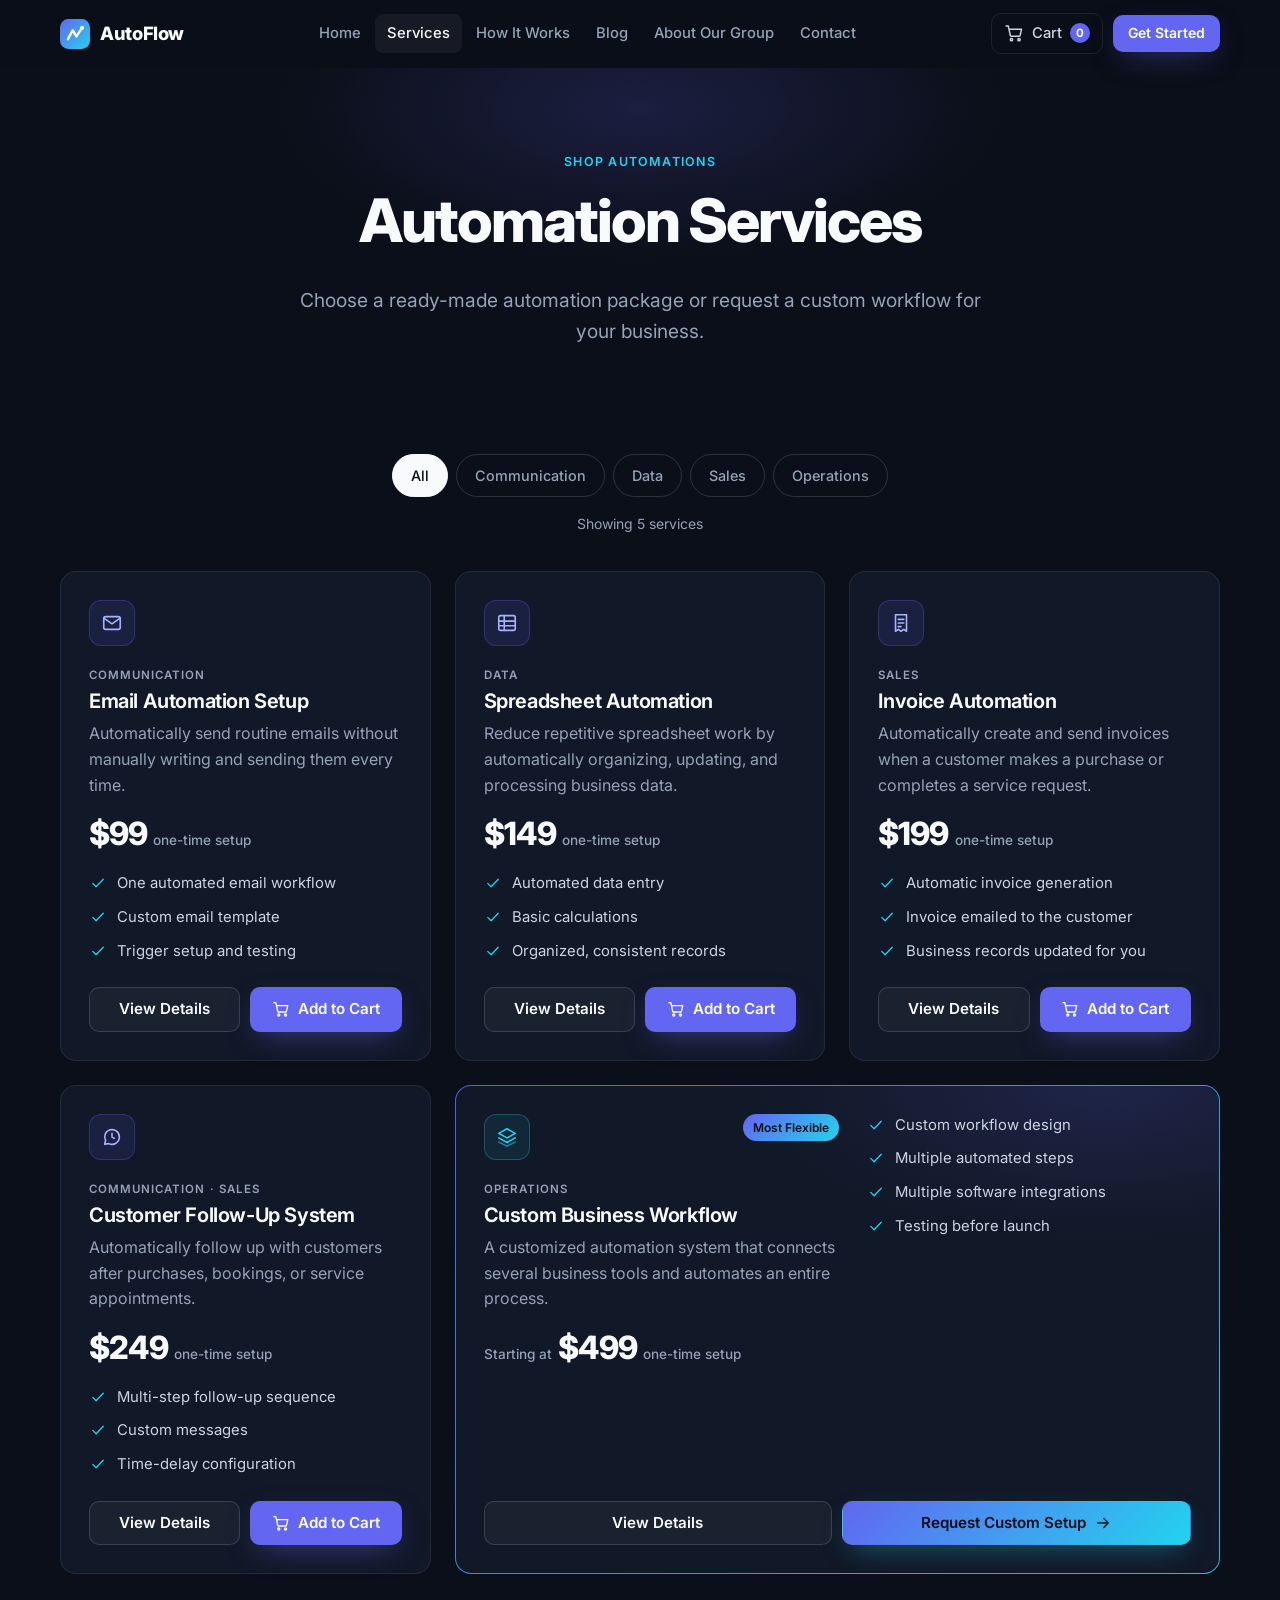
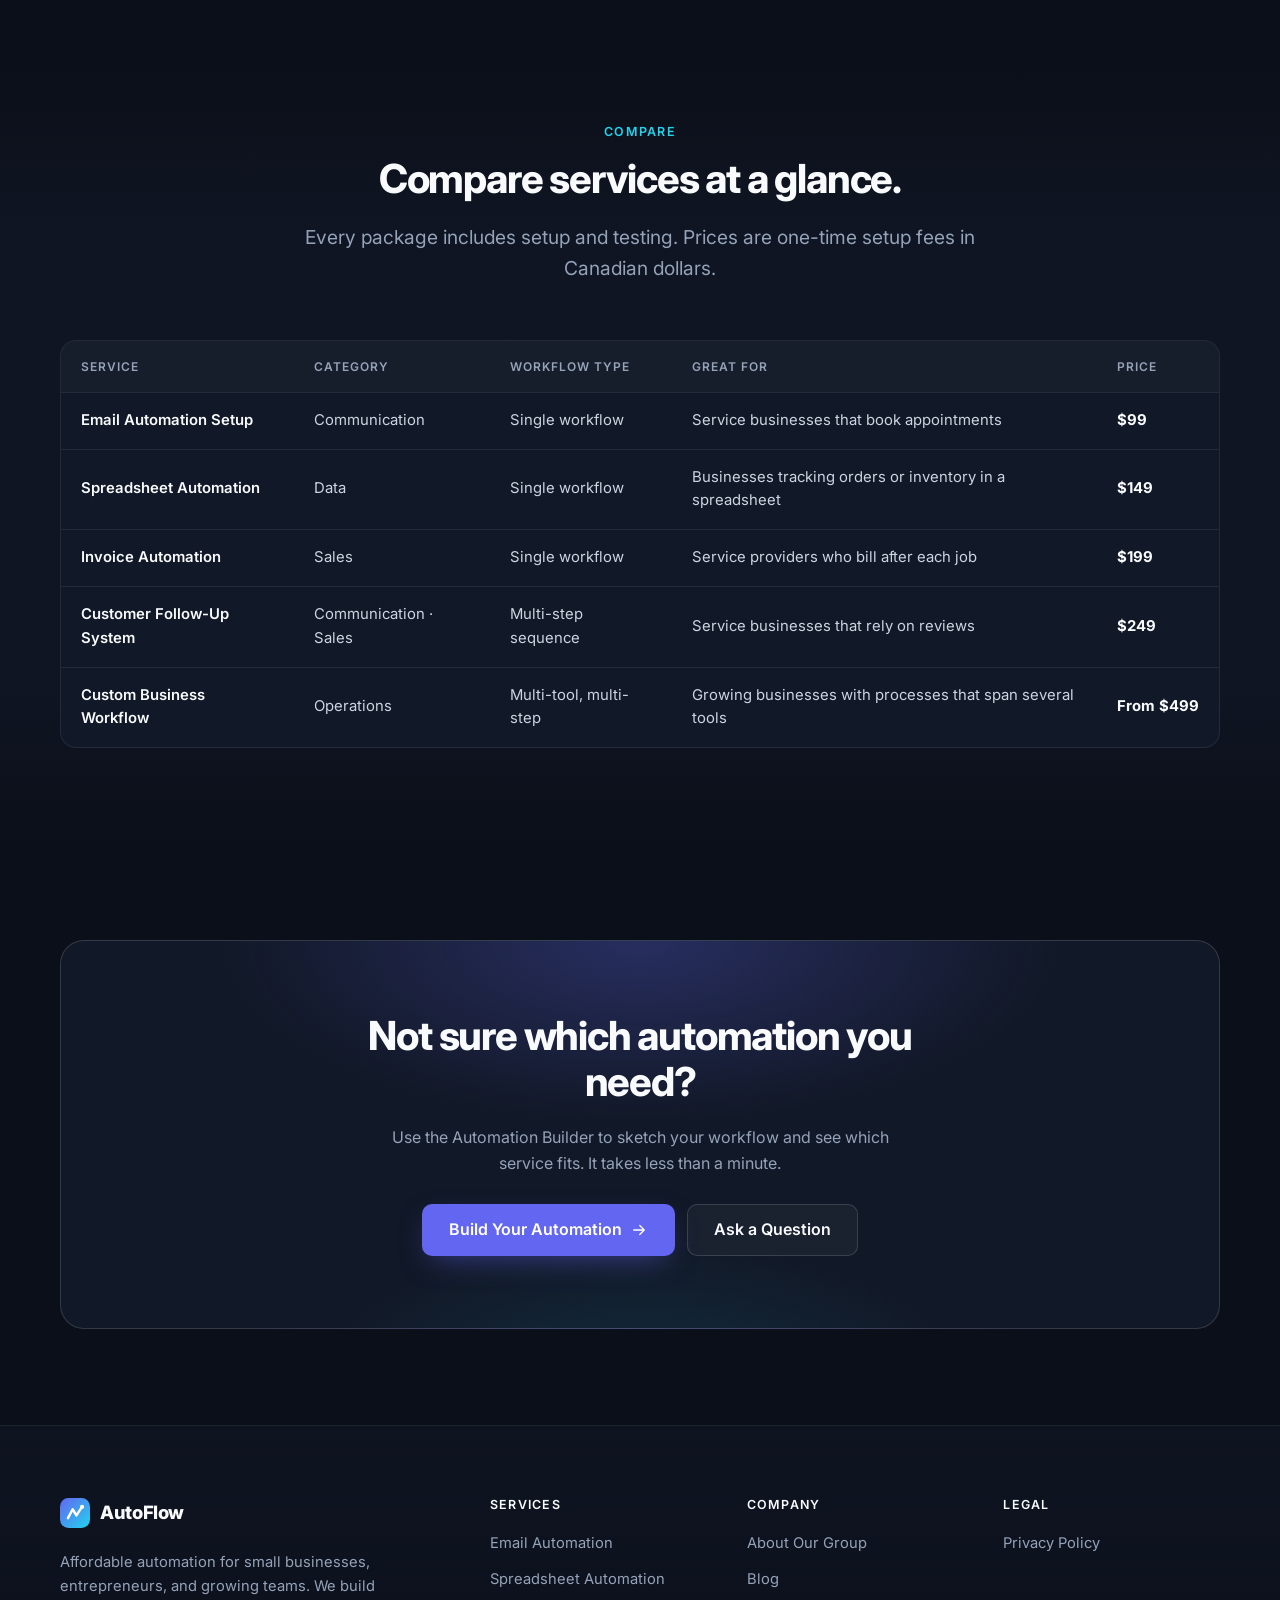
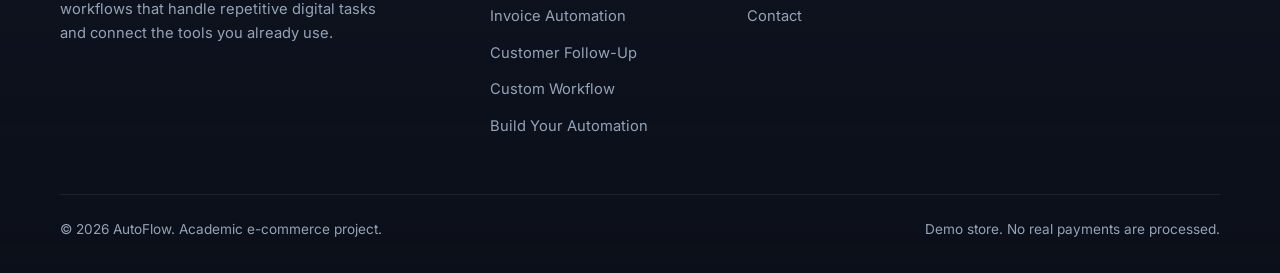
<file: autoflow/services.html>
<!DOCTYPE html>
<html lang="en">
<head>
<meta charset="utf-8">
<meta name="viewport" content="width=device-width, initial-scale=1">
<title>Automation Services | AutoFlow</title>
<meta name="description" content="Browse AutoFlow&#x27;s automation services: email automation, spreadsheet automation, invoice automation, customer follow-ups and custom business workflows.">
<meta name="theme-color" content="#0B0F19">
<meta name="color-scheme" content="dark">
<link rel="icon" href="assets/images/favicon.svg" type="image/svg+xml">
<link rel="preconnect" href="https://fonts.googleapis.com">
<link rel="preconnect" href="https://fonts.gstatic.com" crossorigin>
<link rel="stylesheet" href="https://fonts.googleapis.com/css2?family=Inter:wght@400;500;600;700;800&display=swap">
<link rel="stylesheet" href="css/style.css">
<script src="js/products.js" defer></script>
<script src="js/cart.js" defer></script>
<script src="js/main.js" defer></script>
</head>
<body>
<a class="skip-link" href="#main">Skip to main content</a>
<header class="site-header">
  <nav class="container nav" aria-label="Main">
    <a class="logo" href="index.html" aria-label="AutoFlow home"><svg class="logo-mark" viewBox="0 0 32 32" aria-hidden="true" focusable="false"><defs><linearGradient id="lg-h" x1="0" y1="0" x2="32" y2="32" gradientUnits="userSpaceOnUse"><stop stop-color="#6366F1"/><stop offset="1" stop-color="#22D3EE"/></linearGradient></defs><rect width="32" height="32" rx="9" fill="url(#lg-h)"/><path d="M8.5 21.5 13.5 12l4 6.5 6-9" fill="none" stroke="#fff" stroke-width="2.6" stroke-linecap="round" stroke-linejoin="round"/><circle cx="23.5" cy="9.5" r="2.2" fill="#fff"/></svg><span>AutoFlow</span></a>
    <ul class="nav-links" id="primary-nav">
      <li><a href="index.html">Home</a></li><li><a href="services.html" aria-current="page">Services</a></li><li><a href="index.html#how-it-works">How It Works</a></li><li><a href="blog.html">Blog</a></li><li><a href="about.html">About Our Group</a></li><li><a href="contact.html">Contact</a></li><li class="mobile-only"><a class="btn btn-primary" href="services.html">Get Started</a></li>
    </ul>
    <div class="nav-actions">
      <a class="cart-link" href="cart.html" data-cart-link aria-label="Cart"><svg class="icon" viewBox="0 0 24 24" fill="none" stroke="currentColor" stroke-width="1.75" stroke-linecap="round" stroke-linejoin="round" aria-hidden="true" focusable="false"><circle cx="9" cy="20" r="1.4"/><circle cx="18" cy="20" r="1.4"/><path d="M2.5 3.5h2.6l2.5 11.6a1.2 1.2 0 0 0 1.2.9h9.3a1.2 1.2 0 0 0 1.2-.9L21 7.5H6"/></svg><span class="cart-label">Cart</span><span class="cart-count" data-cart-count>0</span></a>
      <a class="btn btn-primary btn-sm btn-get" href="services.html">Get Started</a>
      <button class="nav-toggle" type="button" aria-controls="primary-nav" aria-expanded="false" aria-label="Open menu"><svg class="icon icon-open" viewBox="0 0 24 24" fill="none" stroke="currentColor" stroke-width="1.75" stroke-linecap="round" stroke-linejoin="round" aria-hidden="true" focusable="false"><path d="M4 7h16M4 12h16M4 17h16"/></svg><svg class="icon icon-close" viewBox="0 0 24 24" fill="none" stroke="currentColor" stroke-width="1.75" stroke-linecap="round" stroke-linejoin="round" aria-hidden="true" focusable="false"><path d="M6 6l12 12M18 6 6 18"/></svg></button>
    </div>
  </nav>
</header>
<main id="main" tabindex="-1">

<section class="page-hero" aria-labelledby="page-title">
  <div class="container">
    <p class="eyebrow">Shop automations</p>
    <h1 id="page-title">Automation Services</h1>
    <p class="lead">Choose a ready-made automation package or request a custom workflow for your business.</p>
  </div>
</section>

<section class="section-tight" aria-label="Service catalogue">
  <div class="container">
    <ul class="filters" aria-label="Filter services by category"><li><button type="button" class="filter-btn" data-filter="all" aria-pressed="true">All</button></li><li><button type="button" class="filter-btn" data-filter="communication" aria-pressed="false">Communication</button></li><li><button type="button" class="filter-btn" data-filter="data" aria-pressed="false">Data</button></li><li><button type="button" class="filter-btn" data-filter="sales" aria-pressed="false">Sales</button></li><li><button type="button" class="filter-btn" data-filter="operations" aria-pressed="false">Operations</button></li></ul>
    <p class="filter-status" id="filter-status" aria-live="polite">Showing 5 services</p>
    <div class="grid grid-3 product-grid"><article class="card card-hover product-card" data-categories="communication"><div class="product-card-top"><span class="icon-box"><svg class="icon" viewBox="0 0 24 24" fill="none" stroke="currentColor" stroke-width="1.75" stroke-linecap="round" stroke-linejoin="round" aria-hidden="true" focusable="false"><rect x="3" y="5" width="18" height="14" rx="2"/><path d="m3.5 7 8.5 6 8.5-6"/></svg></span></div><span class="product-category">Communication</span><h3><a href="product.html?id=email">Email Automation Setup</a></h3><p class="desc">Automatically send routine emails without manually writing and sending them every time.</p><p class="price"><span class="price-amount">$99</span><span class="price-suffix">one-time setup</span></p><ul class="features"><li><svg class="icon" viewBox="0 0 24 24" fill="none" stroke="currentColor" stroke-width="1.75" stroke-linecap="round" stroke-linejoin="round" aria-hidden="true" focusable="false"><path d="m5 12.5 4.5 4.5L19 7"/></svg><span>One automated email workflow</span></li><li><svg class="icon" viewBox="0 0 24 24" fill="none" stroke="currentColor" stroke-width="1.75" stroke-linecap="round" stroke-linejoin="round" aria-hidden="true" focusable="false"><path d="m5 12.5 4.5 4.5L19 7"/></svg><span>Custom email template</span></li><li><svg class="icon" viewBox="0 0 24 24" fill="none" stroke="currentColor" stroke-width="1.75" stroke-linecap="round" stroke-linejoin="round" aria-hidden="true" focusable="false"><path d="m5 12.5 4.5 4.5L19 7"/></svg><span>Trigger setup and testing</span></li></ul><div class="card-actions"><a class="btn btn-secondary" href="product.html?id=email">View Details<span class="sr-only"> about Email Automation Setup</span></a><button type="button" class="btn btn-primary" data-add-to-cart="email"><svg class="icon" viewBox="0 0 24 24" fill="none" stroke="currentColor" stroke-width="1.75" stroke-linecap="round" stroke-linejoin="round" aria-hidden="true" focusable="false"><circle cx="9" cy="20" r="1.4"/><circle cx="18" cy="20" r="1.4"/><path d="M2.5 3.5h2.6l2.5 11.6a1.2 1.2 0 0 0 1.2.9h9.3a1.2 1.2 0 0 0 1.2-.9L21 7.5H6"/></svg><span>Add to Cart<span class="sr-only"> – Email Automation Setup</span></span></button></div></article><article class="card card-hover product-card" data-categories="data"><div class="product-card-top"><span class="icon-box"><svg class="icon" viewBox="0 0 24 24" fill="none" stroke="currentColor" stroke-width="1.75" stroke-linecap="round" stroke-linejoin="round" aria-hidden="true" focusable="false"><rect x="3" y="4" width="18" height="16" rx="2"/><path d="M3 10h18M3 15h18M9 4v16"/></svg></span></div><span class="product-category">Data</span><h3><a href="product.html?id=spreadsheet">Spreadsheet Automation</a></h3><p class="desc">Reduce repetitive spreadsheet work by automatically organizing, updating, and processing business data.</p><p class="price"><span class="price-amount">$149</span><span class="price-suffix">one-time setup</span></p><ul class="features"><li><svg class="icon" viewBox="0 0 24 24" fill="none" stroke="currentColor" stroke-width="1.75" stroke-linecap="round" stroke-linejoin="round" aria-hidden="true" focusable="false"><path d="m5 12.5 4.5 4.5L19 7"/></svg><span>Automated data entry</span></li><li><svg class="icon" viewBox="0 0 24 24" fill="none" stroke="currentColor" stroke-width="1.75" stroke-linecap="round" stroke-linejoin="round" aria-hidden="true" focusable="false"><path d="m5 12.5 4.5 4.5L19 7"/></svg><span>Basic calculations</span></li><li><svg class="icon" viewBox="0 0 24 24" fill="none" stroke="currentColor" stroke-width="1.75" stroke-linecap="round" stroke-linejoin="round" aria-hidden="true" focusable="false"><path d="m5 12.5 4.5 4.5L19 7"/></svg><span>Organized, consistent records</span></li></ul><div class="card-actions"><a class="btn btn-secondary" href="product.html?id=spreadsheet">View Details<span class="sr-only"> about Spreadsheet Automation</span></a><button type="button" class="btn btn-primary" data-add-to-cart="spreadsheet"><svg class="icon" viewBox="0 0 24 24" fill="none" stroke="currentColor" stroke-width="1.75" stroke-linecap="round" stroke-linejoin="round" aria-hidden="true" focusable="false"><circle cx="9" cy="20" r="1.4"/><circle cx="18" cy="20" r="1.4"/><path d="M2.5 3.5h2.6l2.5 11.6a1.2 1.2 0 0 0 1.2.9h9.3a1.2 1.2 0 0 0 1.2-.9L21 7.5H6"/></svg><span>Add to Cart<span class="sr-only"> – Spreadsheet Automation</span></span></button></div></article><article class="card card-hover product-card" data-categories="sales"><div class="product-card-top"><span class="icon-box"><svg class="icon" viewBox="0 0 24 24" fill="none" stroke="currentColor" stroke-width="1.75" stroke-linecap="round" stroke-linejoin="round" aria-hidden="true" focusable="false"><path d="M6 3h12v18l-3-2-3 2-3-2-3 2V3z"/><path d="M9 8h6M9 12h6M9 16h3"/></svg></span></div><span class="product-category">Sales</span><h3><a href="product.html?id=invoice">Invoice Automation</a></h3><p class="desc">Automatically create and send invoices when a customer makes a purchase or completes a service request.</p><p class="price"><span class="price-amount">$199</span><span class="price-suffix">one-time setup</span></p><ul class="features"><li><svg class="icon" viewBox="0 0 24 24" fill="none" stroke="currentColor" stroke-width="1.75" stroke-linecap="round" stroke-linejoin="round" aria-hidden="true" focusable="false"><path d="m5 12.5 4.5 4.5L19 7"/></svg><span>Automatic invoice generation</span></li><li><svg class="icon" viewBox="0 0 24 24" fill="none" stroke="currentColor" stroke-width="1.75" stroke-linecap="round" stroke-linejoin="round" aria-hidden="true" focusable="false"><path d="m5 12.5 4.5 4.5L19 7"/></svg><span>Invoice emailed to the customer</span></li><li><svg class="icon" viewBox="0 0 24 24" fill="none" stroke="currentColor" stroke-width="1.75" stroke-linecap="round" stroke-linejoin="round" aria-hidden="true" focusable="false"><path d="m5 12.5 4.5 4.5L19 7"/></svg><span>Business records updated for you</span></li></ul><div class="card-actions"><a class="btn btn-secondary" href="product.html?id=invoice">View Details<span class="sr-only"> about Invoice Automation</span></a><button type="button" class="btn btn-primary" data-add-to-cart="invoice"><svg class="icon" viewBox="0 0 24 24" fill="none" stroke="currentColor" stroke-width="1.75" stroke-linecap="round" stroke-linejoin="round" aria-hidden="true" focusable="false"><circle cx="9" cy="20" r="1.4"/><circle cx="18" cy="20" r="1.4"/><path d="M2.5 3.5h2.6l2.5 11.6a1.2 1.2 0 0 0 1.2.9h9.3a1.2 1.2 0 0 0 1.2-.9L21 7.5H6"/></svg><span>Add to Cart<span class="sr-only"> – Invoice Automation</span></span></button></div></article><article class="card card-hover product-card" data-categories="communication sales"><div class="product-card-top"><span class="icon-box"><svg class="icon" viewBox="0 0 24 24" fill="none" stroke="currentColor" stroke-width="1.75" stroke-linecap="round" stroke-linejoin="round" aria-hidden="true" focusable="false"><path d="M20 12a8 8 0 0 1-11.5 7.2L4 20l1-4.2A8 8 0 1 1 20 12z"/><path d="M12 8v4l2.5 1.5"/></svg></span></div><span class="product-category">Communication · Sales</span><h3><a href="product.html?id=followup">Customer Follow-Up System</a></h3><p class="desc">Automatically follow up with customers after purchases, bookings, or service appointments.</p><p class="price"><span class="price-amount">$249</span><span class="price-suffix">one-time setup</span></p><ul class="features"><li><svg class="icon" viewBox="0 0 24 24" fill="none" stroke="currentColor" stroke-width="1.75" stroke-linecap="round" stroke-linejoin="round" aria-hidden="true" focusable="false"><path d="m5 12.5 4.5 4.5L19 7"/></svg><span>Multi-step follow-up sequence</span></li><li><svg class="icon" viewBox="0 0 24 24" fill="none" stroke="currentColor" stroke-width="1.75" stroke-linecap="round" stroke-linejoin="round" aria-hidden="true" focusable="false"><path d="m5 12.5 4.5 4.5L19 7"/></svg><span>Custom messages</span></li><li><svg class="icon" viewBox="0 0 24 24" fill="none" stroke="currentColor" stroke-width="1.75" stroke-linecap="round" stroke-linejoin="round" aria-hidden="true" focusable="false"><path d="m5 12.5 4.5 4.5L19 7"/></svg><span>Time-delay configuration</span></li></ul><div class="card-actions"><a class="btn btn-secondary" href="product.html?id=followup">View Details<span class="sr-only"> about Customer Follow-Up System</span></a><button type="button" class="btn btn-primary" data-add-to-cart="followup"><svg class="icon" viewBox="0 0 24 24" fill="none" stroke="currentColor" stroke-width="1.75" stroke-linecap="round" stroke-linejoin="round" aria-hidden="true" focusable="false"><circle cx="9" cy="20" r="1.4"/><circle cx="18" cy="20" r="1.4"/><path d="M2.5 3.5h2.6l2.5 11.6a1.2 1.2 0 0 0 1.2.9h9.3a1.2 1.2 0 0 0 1.2-.9L21 7.5H6"/></svg><span>Add to Cart<span class="sr-only"> – Customer Follow-Up System</span></span></button></div></article><article class="card card-hover product-card premium" data-categories="operations"><div class="premium-body"><div><div class="product-card-top"><span class="icon-box cyan"><svg class="icon" viewBox="0 0 24 24" fill="none" stroke="currentColor" stroke-width="1.75" stroke-linecap="round" stroke-linejoin="round" aria-hidden="true" focusable="false"><path d="m12 3 9 5-9 5-9-5 9-5z"/><path d="m3 13 9 5 9-5"/><path d="m3 17.5 9 4.5 9-4.5" opacity=".5"/></svg></span><span class="badge badge-grad">Most Flexible</span></div><span class="product-category">Operations</span><h3><a href="product.html?id=custom">Custom Business Workflow</a></h3><p class="desc">A customized automation system that connects several business tools and automates an entire process.</p><p class="price"><span class="price-prefix">Starting at</span><span class="price-amount">$499</span><span class="price-suffix">one-time setup</span></p></div><div><ul class="features"><li><svg class="icon" viewBox="0 0 24 24" fill="none" stroke="currentColor" stroke-width="1.75" stroke-linecap="round" stroke-linejoin="round" aria-hidden="true" focusable="false"><path d="m5 12.5 4.5 4.5L19 7"/></svg><span>Custom workflow design</span></li><li><svg class="icon" viewBox="0 0 24 24" fill="none" stroke="currentColor" stroke-width="1.75" stroke-linecap="round" stroke-linejoin="round" aria-hidden="true" focusable="false"><path d="m5 12.5 4.5 4.5L19 7"/></svg><span>Multiple automated steps</span></li><li><svg class="icon" viewBox="0 0 24 24" fill="none" stroke="currentColor" stroke-width="1.75" stroke-linecap="round" stroke-linejoin="round" aria-hidden="true" focusable="false"><path d="m5 12.5 4.5 4.5L19 7"/></svg><span>Multiple software integrations</span></li><li><svg class="icon" viewBox="0 0 24 24" fill="none" stroke="currentColor" stroke-width="1.75" stroke-linecap="round" stroke-linejoin="round" aria-hidden="true" focusable="false"><path d="m5 12.5 4.5 4.5L19 7"/></svg><span>Testing before launch</span></li></ul></div></div><div class="card-actions"><a class="btn btn-secondary" href="product.html?id=custom">View Details<span class="sr-only"> about Custom Business Workflow</span></a><a class="btn btn-gradient" href="contact.html?interest=custom">Request Custom Setup <svg class="icon icon-arrow" viewBox="0 0 24 24" fill="none" stroke="currentColor" stroke-width="1.75" stroke-linecap="round" stroke-linejoin="round" aria-hidden="true" focusable="false"><path d="M5 12h14M13 6l6 6-6 6"/></svg></a></div></article></div>
  </div>
</section>

<section class="section-alt" aria-labelledby="compare-title" style="padding-top:48px">
  <div class="container">
    <div class="section-head">
      <p class="eyebrow">Compare</p>
      <h2 id="compare-title">Compare services at a glance.</h2>
      <p class="lead">Every package includes setup and testing. Prices are one-time setup fees in Canadian dollars.</p>
    </div>
    <div class="table-wrap">
      <table class="compare-table">
        <caption class="sr-only">Comparison of AutoFlow automation services</caption>
        <thead><tr><th scope="col">Service</th><th scope="col">Category</th><th scope="col">Workflow type</th><th scope="col">Great for</th><th scope="col">Price</th></tr></thead>
        <tbody><tr><th scope="row"><a href="product.html?id=email">Email Automation Setup</a></th><td>Communication</td><td>Single workflow</td><td>Service businesses that book appointments</td><td class="price-cell">$99</td></tr><tr><th scope="row"><a href="product.html?id=spreadsheet">Spreadsheet Automation</a></th><td>Data</td><td>Single workflow</td><td>Businesses tracking orders or inventory in a spreadsheet</td><td class="price-cell">$149</td></tr><tr><th scope="row"><a href="product.html?id=invoice">Invoice Automation</a></th><td>Sales</td><td>Single workflow</td><td>Service providers who bill after each job</td><td class="price-cell">$199</td></tr><tr><th scope="row"><a href="product.html?id=followup">Customer Follow-Up System</a></th><td>Communication · Sales</td><td>Multi-step sequence</td><td>Service businesses that rely on reviews</td><td class="price-cell">$249</td></tr><tr><th scope="row"><a href="product.html?id=custom">Custom Business Workflow</a></th><td>Operations</td><td>Multi-tool, multi-step</td><td>Growing businesses with processes that span several tools</td><td class="price-cell">From $499</td></tr></tbody>
      </table>
    </div>
  </div>
</section>

<section>
  <div class="container">
    <div class="cta-band">
      <h2>Not sure which automation you need?</h2>
      <p>Use the Automation Builder to sketch your workflow and see which service fits. It takes less than a minute.</p>
      <div class="cta-actions"><a class="btn btn-primary btn-lg" href="automation-builder.html">Build Your Automation <svg class="icon icon-arrow" viewBox="0 0 24 24" fill="none" stroke="currentColor" stroke-width="1.75" stroke-linecap="round" stroke-linejoin="round" aria-hidden="true" focusable="false"><path d="M5 12h14M13 6l6 6-6 6"/></svg></a><a class="btn btn-secondary btn-lg" href="contact.html">Ask a Question</a></div>
    </div>
  </div>
</section>

</main>
<footer class="site-footer">
  <div class="container">
    <div class="footer-grid">
      <div class="footer-brand">
        <a class="logo" href="index.html" aria-label="AutoFlow home"><svg class="logo-mark" viewBox="0 0 32 32" aria-hidden="true" focusable="false"><defs><linearGradient id="lg-f" x1="0" y1="0" x2="32" y2="32" gradientUnits="userSpaceOnUse"><stop stop-color="#6366F1"/><stop offset="1" stop-color="#22D3EE"/></linearGradient></defs><rect width="32" height="32" rx="9" fill="url(#lg-f)"/><path d="M8.5 21.5 13.5 12l4 6.5 6-9" fill="none" stroke="#fff" stroke-width="2.6" stroke-linecap="round" stroke-linejoin="round"/><circle cx="23.5" cy="9.5" r="2.2" fill="#fff"/></svg><span>AutoFlow</span></a>
        <p>Affordable automation for small businesses, entrepreneurs, and growing teams. We build workflows that handle repetitive digital tasks and connect the tools you already use.</p>
      </div>
      <div>
        <h2 class="footer-title">Services</h2>
        <ul class="footer-links">
          <li><a href="product.html?id=email">Email Automation</a></li>
          <li><a href="product.html?id=spreadsheet">Spreadsheet Automation</a></li>
          <li><a href="product.html?id=invoice">Invoice Automation</a></li>
          <li><a href="product.html?id=followup">Customer Follow-Up</a></li>
          <li><a href="product.html?id=custom">Custom Workflow</a></li>
          <li><a href="automation-builder.html">Build Your Automation</a></li>
        </ul>
      </div>
      <div>
        <h2 class="footer-title">Company</h2>
        <ul class="footer-links">
          <li><a href="about.html">About Our Group</a></li>
          <li><a href="blog.html">Blog</a></li>
          <li><a href="contact.html">Contact</a></li>
        </ul>
      </div>
      <div>
        <h2 class="footer-title">Legal</h2>
        <ul class="footer-links">
          <li><a href="privacy.html">Privacy Policy</a></li>
        </ul>
      </div>
    </div>
    <div class="footer-bottom">
      <p>© 2026 AutoFlow. Academic e-commerce project.</p>
      <p>Demo store. No real payments are processed.</p>
    </div>
  </div>
</footer>
<div class="toast-region" aria-live="polite"></div>
</body>
</html>
</file>
<file: autoflow/css/style.css>
/* AutoFlow styles */

/* ---------- Design tokens ---------- */
:root {
  --bg: #0B0F19;
  --bg-2: #111827;
  --bg-3: #162033;
  --primary: #6366F1;
  --primary-hover: #7C7FF5;
  --accent: #22D3EE;
  --text: #F8FAFC;
  --text-soft: #CBD5E1;
  --muted: #94A3B8;
  --border: rgba(255, 255, 255, 0.08);
  --border-strong: rgba(255, 255, 255, 0.14);
  --border-hover: rgba(99, 102, 241, 0.55);
  --success: #34D399;
  --danger: #F87171;
  --grad: linear-gradient(135deg, #6366F1 0%, #22D3EE 100%);
  --radius: 16px;
  --radius-sm: 10px;
  --shadow: 0 18px 40px -18px rgba(0, 0, 0, 0.7);
  --shadow-glow: 0 10px 30px -10px rgba(99, 102, 241, 0.55);
  --max: 1160px;
  --header-h: 68px;
  --font: "Inter", system-ui, -apple-system, "Segoe UI", Roboto, Helvetica, Arial, sans-serif;
  color-scheme: dark;
}

/* ---------- Reset / base ---------- */
*, *::before, *::after { box-sizing: border-box; }
[hidden] { display: none !important; }
html { scroll-behavior: smooth; scroll-padding-top: calc(var(--header-h) + 16px); -webkit-text-size-adjust: 100%; }
body {
  margin: 0;
  font-family: var(--font);
  font-size: 16px;
  line-height: 1.6;
  background: var(--bg);
  color: var(--text);
  -webkit-font-smoothing: antialiased;
  overflow-x: hidden;
}
img, svg { display: block; max-width: 100%; }
a { color: inherit; text-decoration: none; }
button { font: inherit; }
h1, h2, h3, h4 { margin: 0 0 0.5em; line-height: 1.15; letter-spacing: -0.02em; color: var(--text); }
h1 { font-size: clamp(2.25rem, 5.2vw, 3.75rem); font-weight: 800; letter-spacing: -0.035em; }
h2 { font-size: clamp(1.75rem, 3.4vw, 2.5rem); font-weight: 750; letter-spacing: -0.03em; }
h3 { font-size: 1.15rem; font-weight: 650; }
.h3 { font-size: 1.2rem; font-weight: 650; letter-spacing: -0.01em; }
p { margin: 0 0 1em; color: var(--muted); }
ul, ol { color: var(--muted); }
strong { color: var(--text); font-weight: 600; }
.lead { font-size: clamp(1.05rem, 1.6vw, 1.2rem); color: var(--muted); max-width: 60ch; }
.muted { color: var(--muted); }
.small { font-size: 0.875rem; }
.center { text-align: center; }

:focus-visible { outline: 2px solid var(--accent); outline-offset: 3px; border-radius: 6px; }

.sr-only {
  position: absolute !important; width: 1px; height: 1px; padding: 0; margin: -1px;
  overflow: hidden; clip: rect(0 0 0 0); white-space: nowrap; border: 0;
}
.skip-link {
  position: absolute; left: 16px; top: -100px; z-index: 200;
  background: var(--primary); color: #fff; padding: 10px 16px; border-radius: 8px; font-weight: 600;
}
.skip-link:focus { top: 12px; }

@media (prefers-reduced-motion: reduce) {
  *, *::before, *::after { animation: none !important; transition: none !important; }
  html { scroll-behavior: auto; }
}

/* ---------- Layout ---------- */
.container { width: min(var(--max), 100% - 32px); margin-inline: auto; }
.container-narrow { width: min(760px, 100% - 32px); margin-inline: auto; }
section { padding: 96px 0; }
.section-tight { padding: 48px 0 96px; }
.section-alt { background: linear-gradient(180deg, transparent, rgba(17, 24, 39, 0.65) 20%, rgba(17, 24, 39, 0.65) 80%, transparent); }
.section-head { max-width: 680px; margin: 0 auto 56px; text-align: center; }
.section-head .lead { margin-inline: auto; }
.section-head.left { margin-left: 0; text-align: left; }

.grid { display: grid; gap: 24px; }
.grid-2 { grid-template-columns: repeat(2, minmax(0, 1fr)); }
.grid-3 { grid-template-columns: repeat(3, minmax(0, 1fr)); }
.grid-4 { grid-template-columns: repeat(4, minmax(0, 1fr)); }
@media (max-width: 1000px) {
  .grid-3, .grid-4 { grid-template-columns: repeat(2, minmax(0, 1fr)); }
}
@media (max-width: 640px) {
  section { padding: 72px 0; }
  .grid-2, .grid-3, .grid-4 { grid-template-columns: minmax(0, 1fr); }
}

/* ---------- Typography helpers ---------- */
.eyebrow {
  display: inline-flex; align-items: center; gap: 8px;
  font-size: 0.78rem; font-weight: 600; letter-spacing: 0.1em; text-transform: uppercase;
  color: var(--accent); margin-bottom: 14px;
}
.eyebrow-pill {
  padding: 6px 12px 6px 8px; border-radius: 999px;
  border: 1px solid rgba(34, 211, 238, 0.25); background: rgba(34, 211, 238, 0.06);
  letter-spacing: 0.04em; text-transform: none; font-size: 0.82rem; color: #A5F3FC;
}
.eyebrow-pill .dot { width: 8px; height: 8px; border-radius: 50%; background: var(--accent); box-shadow: 0 0 0 4px rgba(34, 211, 238, 0.15); }
.gradient-text {
  background: var(--grad); -webkit-background-clip: text; background-clip: text;
  color: transparent; -webkit-text-fill-color: transparent;
}

/* ---------- Icons ---------- */
.icon { width: 20px; height: 20px; flex: none; }
.icon-box {
  width: 46px; height: 46px; border-radius: 12px; display: grid; place-items: center;
  background: rgba(99, 102, 241, 0.12); color: #A5B4FC;
  border: 1px solid rgba(99, 102, 241, 0.28); margin-bottom: 20px; flex: none;
}
.icon-box .icon { width: 22px; height: 22px; }
.icon-box.cyan { background: rgba(34, 211, 238, 0.09); color: var(--accent); border-color: rgba(34, 211, 238, 0.28); }
.icon-box.lg { width: 56px; height: 56px; border-radius: 14px; }
.icon-box.lg .icon { width: 26px; height: 26px; }

/* ---------- Buttons ---------- */
.btn {
  display: inline-flex; align-items: center; justify-content: center; gap: 8px;
  padding: 12px 20px; border-radius: var(--radius-sm); border: 1px solid transparent;
  font-weight: 600; font-size: 0.95rem; line-height: 1.2; cursor: pointer; white-space: nowrap;
  transition: background-color 0.18s ease, border-color 0.18s ease, color 0.18s ease, transform 0.18s ease, box-shadow 0.18s ease;
}
.btn .icon { width: 18px; height: 18px; transition: transform 0.18s ease; }
.btn:hover .icon-arrow { transform: translateX(3px); }
.btn-primary { background: var(--primary); color: #fff; box-shadow: var(--shadow-glow); }
.btn-primary:hover { background: var(--primary-hover); transform: translateY(-1px); }
.btn-primary:active { transform: translateY(0); }
.btn-secondary { background: rgba(255, 255, 255, 0.04); border-color: var(--border-strong); color: var(--text); }
.btn-secondary:hover { background: rgba(255, 255, 255, 0.08); border-color: rgba(255, 255, 255, 0.24); }
.btn-gradient { background: var(--grad); color: #0B0F19; box-shadow: 0 10px 30px -10px rgba(34, 211, 238, 0.45); }
.btn-gradient:hover { transform: translateY(-1px); filter: brightness(1.06); }
.btn-ghost { background: transparent; color: var(--muted); padding: 10px 12px; }
.btn-ghost:hover { color: var(--text); background: rgba(255, 255, 255, 0.05); }
.btn-sm { padding: 9px 14px; font-size: 0.875rem; }
.btn-lg { padding: 15px 26px; font-size: 1rem; }
.btn-block { width: 100%; }
.btn[disabled], .btn[aria-disabled="true"] { opacity: 0.5; cursor: not-allowed; transform: none; box-shadow: none; }
.btn.is-added { background: #059669; box-shadow: none; }

.text-link { color: #A5B4FC; font-weight: 600; display: inline-flex; align-items: center; gap: 6px; }
.text-link:hover { color: var(--accent); }
.text-link .icon { width: 16px; height: 16px; }

/* ---------- Badges ---------- */
.badge {
  display: inline-flex; align-items: center; gap: 6px; padding: 4px 10px; border-radius: 999px;
  font-size: 0.75rem; font-weight: 600; background: rgba(255, 255, 255, 0.06); color: var(--text-soft);
  border: 1px solid var(--border);
}
.badge-grad { background: var(--grad); color: #0B0F19; border: 0; }
.badge-demo { background: rgba(34, 211, 238, 0.1); color: #A5F3FC; border-color: rgba(34, 211, 238, 0.3); }

/* ---------- Header / navigation ---------- */
.site-header {
  position: sticky; top: 0; z-index: 60; height: var(--header-h);
  background: rgba(11, 15, 25, 0.78); -webkit-backdrop-filter: blur(14px); backdrop-filter: blur(14px);
  border-bottom: 1px solid transparent; transition: border-color 0.2s ease;
}
.site-header.scrolled { border-bottom-color: var(--border); }
.nav { height: 100%; display: flex; align-items: center; justify-content: space-between; gap: 20px; }
.logo { display: inline-flex; align-items: center; gap: 10px; font-weight: 800; font-size: 1.15rem; letter-spacing: -0.02em; }
.logo-mark { width: 30px; height: 30px; }
.nav-links { display: flex; align-items: center; gap: 2px; list-style: none; margin: 0; padding: 0; }
.nav-links a {
  display: block; padding: 8px 12px; border-radius: 8px; color: var(--muted);
  font-size: 0.925rem; font-weight: 500; transition: color 0.15s ease, background-color 0.15s ease;
}
.nav-links a:hover, .nav-links a[aria-current="page"] { color: var(--text); background: rgba(255, 255, 255, 0.05); }
.nav-links .mobile-only { display: none; }
.nav-links a { white-space: nowrap; }
.nav-actions { display: flex; align-items: center; gap: 10px; }
.cart-link {
  display: inline-flex; align-items: center; gap: 8px; padding: 8px 12px; border-radius: 10px;
  color: var(--text-soft); font-size: 0.925rem; font-weight: 500; border: 1px solid var(--border);
  transition: border-color 0.15s ease, background-color 0.15s ease;
}
.cart-link:hover, .cart-link[aria-current="page"] { border-color: var(--border-strong); background: rgba(255, 255, 255, 0.05); color: var(--text); }
.cart-count {
  min-width: 20px; height: 20px; padding: 0 6px; border-radius: 999px; background: var(--primary);
  color: #fff; font-size: 0.72rem; font-weight: 700; display: inline-grid; place-items: center;
}
.cart-count.bump { animation: bump 0.35s ease; }
@keyframes bump { 50% { transform: scale(1.3); } }
.nav-toggle {
  display: none; width: 42px; height: 42px; border-radius: 10px; border: 1px solid var(--border);
  background: transparent; color: var(--text); cursor: pointer; place-items: center;
}
.nav-toggle .icon-close { display: none; }
.nav-toggle[aria-expanded="true"] .icon-open { display: none; }
.nav-toggle[aria-expanded="true"] .icon-close { display: block; }

@media (max-width: 980px) {
  .nav-toggle { display: inline-grid; }
  .nav-actions .btn-get { display: none; }
  .nav-links {
    position: fixed; top: var(--header-h); left: 0; right: 0;
    flex-direction: column; align-items: stretch; gap: 4px;
    padding: 12px 16px 24px; background: var(--bg); border-bottom: 1px solid var(--border);
    box-shadow: var(--shadow); display: none;
    max-height: calc(100vh - var(--header-h)); overflow-y: auto;
  }
  .nav-links.open { display: flex; }
  .nav-links a { padding: 13px 14px; font-size: 1rem; }
  .nav-links .mobile-only { display: block; margin-top: 8px; }
  .nav-links .mobile-only .btn { display: flex; width: 100%; color: #fff; }
}
@media (max-width: 420px) {
  .cart-link .cart-label { display: none; }
}
/* Tighter desktop nav between the hamburger breakpoint and wide screens */
@media (min-width: 981px) and (max-width: 1140px) {
  .nav-links a { padding: 8px 9px; }
  .cart-link .cart-label { display: none; }
}

/* ---------- Cards ---------- */
.card {
  background: var(--bg-2); border: 1px solid var(--border); border-radius: var(--radius);
  padding: 28px; position: relative;
}
.card-hover { transition: transform 0.22s ease, border-color 0.22s ease, box-shadow 0.22s ease; }
.card-hover:hover { transform: translateY(-4px); border-color: var(--border-hover); box-shadow: var(--shadow); }
.card h3 { margin-bottom: 8px; }
.card p:last-child { margin-bottom: 0; }

/* ---------- Hero ---------- */
.hero { padding: 88px 0 104px; position: relative; overflow: hidden; }
.hero::before {
  content: ""; position: absolute; inset: -240px -10% auto; height: 760px; pointer-events: none;
  background:
    radial-gradient(620px 320px at 72% 38%, rgba(99, 102, 241, 0.22), transparent 70%),
    radial-gradient(480px 260px at 18% 12%, rgba(34, 211, 238, 0.09), transparent 70%);
}
.hero::after {
  content: ""; position: absolute; inset: 0; pointer-events: none; opacity: 0.35;
  background-image: linear-gradient(rgba(255,255,255,0.035) 1px, transparent 1px), linear-gradient(90deg, rgba(255,255,255,0.035) 1px, transparent 1px);
  background-size: 56px 56px;
  -webkit-mask-image: radial-gradient(ellipse 70% 60% at 50% 30%, #000 30%, transparent 75%);
  mask-image: radial-gradient(ellipse 70% 60% at 50% 30%, #000 30%, transparent 75%);
}
.hero-grid { position: relative; z-index: 1; display: grid; grid-template-columns: 1.1fr 0.9fr; gap: 64px; align-items: center; }
.hero h1 { margin-bottom: 22px; }
.hero-actions { display: flex; flex-wrap: wrap; gap: 12px; margin-top: 34px; }
.hero-points { list-style: none; padding: 0; margin: 30px 0 0; display: flex; flex-wrap: wrap; gap: 10px 22px; font-size: 0.9rem; }
.hero-points li { display: flex; align-items: center; gap: 8px; color: var(--muted); }
.hero-points .icon { width: 16px; height: 16px; color: var(--success); }
@media (max-width: 980px) {
  .hero { padding: 64px 0 80px; }
  .hero-grid { grid-template-columns: minmax(0, 1fr); gap: 48px; }
}

/* ---------- Workflow visual (shared) ---------- */
.flow {
  margin: 0; background: linear-gradient(180deg, rgba(22, 32, 51, 0.9), rgba(17, 24, 39, 0.95));
  border: 1px solid var(--border-strong); border-radius: 20px; padding: 22px;
  box-shadow: 0 30px 80px -30px rgba(99, 102, 241, 0.45), var(--shadow);
}
.flow-header { display: flex; align-items: center; justify-content: space-between; gap: 12px; padding: 2px 4px 18px; border-bottom: 1px solid var(--border); margin-bottom: 20px; }
.flow-header strong { display: block; font-size: 0.95rem; }
.flow-header small { color: var(--muted); font-size: 0.8rem; }
.flow-header h2 { margin: 0; }
.status { display: inline-flex; align-items: center; gap: 8px; font-size: 0.78rem; font-weight: 600; color: var(--success); padding: 5px 10px; border-radius: 999px; background: rgba(52, 211, 153, 0.1); border: 1px solid rgba(52, 211, 153, 0.25); }
.status.neutral { color: var(--text-soft); background: rgba(255,255,255,0.05); border-color: var(--border); }
.status-dot { width: 7px; height: 7px; border-radius: 50%; background: currentColor; animation: pulse 2s ease-in-out infinite; }
@keyframes pulse { 0%, 100% { box-shadow: 0 0 0 0 rgba(52, 211, 153, 0.5); } 50% { box-shadow: 0 0 0 5px rgba(52, 211, 153, 0); } }

.flow-steps { list-style: none; margin: 0; padding: 0; }
.flow-step {
  position: relative; display: flex; align-items: center; gap: 14px; padding: 13px 16px;
  border: 1px solid var(--border); border-radius: 12px; background: rgba(11, 15, 25, 0.55);
  animation: rise 0.5s ease both;
}
.flow-step + .flow-step { margin-top: 26px; }
.flow-step + .flow-step::before {
  content: ""; position: absolute; left: 33px; top: -27px; width: 2px; height: 26px;
  background: linear-gradient(var(--primary), var(--accent)); opacity: 0.8;
}
.flow-step + .flow-step::after {
  content: ""; position: absolute; left: 30px; top: -6px; width: 8px; height: 8px;
  border-right: 2px solid var(--accent); border-bottom: 2px solid var(--accent); transform: rotate(45deg) translate(-2px, -2px); opacity: 0.8;
}
.flow-step:nth-child(2) { animation-delay: 0.08s; }
.flow-step:nth-child(3) { animation-delay: 0.16s; }
.flow-step:nth-child(4) { animation-delay: 0.24s; }
.flow-step:nth-child(5) { animation-delay: 0.32s; }
.flow-step:nth-child(6) { animation-delay: 0.40s; }
.flow-step:nth-child(7) { animation-delay: 0.48s; }
@keyframes rise { from { opacity: 0; transform: translateY(8px); } to { opacity: 1; transform: none; } }
.step-icon {
  width: 36px; height: 36px; border-radius: 10px; display: grid; place-items: center; flex: none;
  background: rgba(99, 102, 241, 0.14); color: #A5B4FC; border: 1px solid rgba(99, 102, 241, 0.3);
}
.step-icon .icon { width: 18px; height: 18px; }
.flow-step.trigger .step-icon { background: rgba(34, 211, 238, 0.12); color: var(--accent); border-color: rgba(34, 211, 238, 0.32); }
.step-text { min-width: 0; }
.step-text strong { display: block; font-size: 0.93rem; font-weight: 600; }
.step-text small { display: block; color: var(--muted); font-size: 0.78rem; }
.step-check { margin-left: auto; color: var(--success); }
.step-check .icon { width: 18px; height: 18px; }
.step-tag { margin-left: auto; font-size: 0.7rem; font-weight: 600; text-transform: uppercase; letter-spacing: 0.06em; color: var(--accent); }

/* ---------- Benefits ---------- */
.benefit h3 { font-size: 1.1rem; }

/* ---------- Product cards ---------- */
.product-grid .product-card.premium { grid-column: span 2; }
@media (max-width: 640px) { .product-grid .product-card.premium { grid-column: auto; } }
.product-card { display: flex; flex-direction: column; }
.product-card-top { display: flex; align-items: flex-start; justify-content: space-between; gap: 12px; }
.product-category { font-size: 0.72rem; font-weight: 600; letter-spacing: 0.09em; text-transform: uppercase; color: var(--muted); margin-bottom: 6px; display: block; }
.product-card h3 { font-size: 1.25rem; }
.product-card .desc { margin-bottom: 20px; flex-grow: 1; }
.price { display: flex; align-items: baseline; flex-wrap: wrap; gap: 6px; margin: 0 0 20px; color: var(--text); }
.price-amount { font-size: 2rem; font-weight: 800; letter-spacing: -0.03em; line-height: 1; }
.price-prefix, .price-suffix { font-size: 0.85rem; color: var(--muted); font-weight: 500; }
.features { list-style: none; padding: 0; margin: 0 0 24px; display: grid; gap: 10px; }
.features li { display: flex; align-items: flex-start; gap: 10px; font-size: 0.93rem; color: var(--text-soft); }
.features .icon { width: 18px; height: 18px; color: var(--accent); margin-top: 2px; }
.card-actions { margin-top: auto; display: flex; flex-wrap: wrap; gap: 10px; }
.card-actions .btn { flex: 1 1 140px; }
.product-card.premium {
  border: 1px solid transparent;
  background: linear-gradient(var(--bg-2), var(--bg-2)) padding-box, linear-gradient(135deg, rgba(99,102,241,0.9), rgba(34,211,238,0.9)) border-box;
}
.product-card.premium::before {
  content: ""; position: absolute; inset: 0; border-radius: inherit; pointer-events: none;
  background: radial-gradient(500px 220px at 85% 0%, rgba(99, 102, 241, 0.16), transparent 70%);
}
.product-card.premium > * { position: relative; }
.product-card.premium:hover { border-color: transparent; box-shadow: 0 24px 60px -24px rgba(99, 102, 241, 0.6); }
.premium-body { display: grid; grid-template-columns: 1.1fr 1fr; gap: 28px; align-items: start; }
@media (max-width: 1000px) { .premium-body { grid-template-columns: minmax(0, 1fr); gap: 0; } }

.filters { display: flex; flex-wrap: wrap; justify-content: center; gap: 8px; margin: 0 0 16px; padding: 0; list-style: none; }
.filter-btn {
  padding: 9px 18px; border-radius: 999px; border: 1px solid var(--border-strong);
  background: transparent; color: var(--muted); font-size: 0.9rem; font-weight: 500; cursor: pointer;
  transition: all 0.15s ease;
}
.filter-btn:hover { color: var(--text); border-color: rgba(255,255,255,0.25); }
.filter-btn[aria-pressed="true"] { background: var(--text); color: var(--bg); border-color: var(--text); }
.filter-status { text-align: center; font-size: 0.875rem; color: var(--muted); margin-bottom: 36px; }

/* Comparison table */
.table-wrap { overflow-x: auto; border: 1px solid var(--border); border-radius: var(--radius); background: var(--bg-2); }
.compare-table { width: 100%; border-collapse: collapse; min-width: 640px; font-size: 0.93rem; }
.compare-table th, .compare-table td { padding: 16px 20px; text-align: left; border-bottom: 1px solid var(--border); }
.compare-table thead th { font-size: 0.75rem; text-transform: uppercase; letter-spacing: 0.08em; color: var(--muted); font-weight: 600; background: rgba(255,255,255,0.02); }
.compare-table tbody tr:last-child td, .compare-table tbody tr:last-child th { border-bottom: 0; }
.compare-table tbody th { font-weight: 600; color: var(--text); }
.compare-table td { color: var(--text-soft); }
.compare-table .price-cell { font-weight: 700; color: var(--text); white-space: nowrap; }
.compare-table tr:hover td, .compare-table tr:hover th { background: rgba(255,255,255,0.02); }

/* ---------- Before / after ---------- */
.compare { display: grid; grid-template-columns: 1fr 1fr; gap: 24px; align-items: stretch; }
@media (max-width: 860px) { .compare { grid-template-columns: minmax(0, 1fr); } }
.compare-col { display: flex; flex-direction: column; }
.compare-col .label { display: flex; align-items: center; justify-content: space-between; margin-bottom: 20px; }
.compare-col h3 { margin: 0; font-size: 1.15rem; }
.compare-col.manual { background: rgba(17, 24, 39, 0.6); }
.compare-col.manual .flow-step { border-style: dashed; background: transparent; animation: none; }
.compare-col.manual .step-icon { background: rgba(248, 113, 113, 0.08); color: #FCA5A5; border-color: rgba(248, 113, 113, 0.25); }
.compare-col.manual .flow-step + .flow-step::before { background: rgba(148, 163, 184, 0.35); }
.compare-col.manual .flow-step + .flow-step::after { border-color: rgba(148, 163, 184, 0.45); }
.compare-col.auto { border: 1px solid transparent; background: linear-gradient(var(--bg-2), var(--bg-2)) padding-box, var(--grad) border-box; }
.badge-manual { background: rgba(248, 113, 113, 0.1); color: #FCA5A5; border-color: rgba(248, 113, 113, 0.3); }
.badge-auto { background: rgba(52, 211, 153, 0.1); color: #6EE7B7; border-color: rgba(52, 211, 153, 0.3); }
.auto-panel {
  margin-top: 26px; position: relative; padding: 24px; border-radius: 14px;
  background: radial-gradient(400px 200px at 50% 0%, rgba(99,102,241,0.18), transparent 70%), rgba(11, 15, 25, 0.6);
  border: 1px solid rgba(99, 102, 241, 0.35); text-align: center;
}
.auto-panel::before {
  content: ""; position: absolute; left: 50%; top: -27px; width: 2px; height: 26px; background: linear-gradient(var(--primary), var(--accent));
}
.auto-panel .big { font-size: 1.2rem; font-weight: 700; color: var(--text); margin: 10px 0 18px; }
.auto-panel .icon-box { margin: 0 auto; }
.chip-list { list-style: none; padding: 0; margin: 0; display: flex; flex-wrap: wrap; justify-content: center; gap: 8px; }
.chip { display: inline-flex; align-items: center; gap: 6px; padding: 7px 12px; border-radius: 999px; font-size: 0.83rem; font-weight: 500; background: rgba(255,255,255,0.05); border: 1px solid var(--border); color: var(--text-soft); }
.chip .icon { width: 14px; height: 14px; color: var(--success); }
.auto-note { margin-top: auto; padding-top: 22px; font-size: 0.9rem; }

/* ---------- How it works steps ---------- */
.steps { list-style: none; padding: 0; margin: 0; display: grid; grid-template-columns: repeat(4, minmax(0, 1fr)); gap: 24px; position: relative; }
.steps::before {
  content: ""; position: absolute; top: 48px; left: 12%; right: 12%; height: 1px;
  background: linear-gradient(90deg, transparent, rgba(99,102,241,0.5), rgba(34,211,238,0.5), transparent);
}
.step { text-align: left; }
.step-num {
  width: 40px; height: 40px; border-radius: 999px; display: grid; place-items: center; margin-bottom: 18px;
  background: var(--grad); color: #0B0F19; font-weight: 800; font-size: 0.95rem; position: relative;
  box-shadow: 0 0 0 6px var(--bg-2);
}
@media (max-width: 1000px) { .steps { grid-template-columns: repeat(2, minmax(0, 1fr)); } .steps::before { display: none; } }
@media (max-width: 560px) { .steps { grid-template-columns: minmax(0, 1fr); } }

/* ---------- CTA band ---------- */
.cta-band {
  position: relative; overflow: hidden; text-align: center; padding: 72px 32px; border-radius: 24px;
  border: 1px solid var(--border-strong);
  background: radial-gradient(600px 260px at 50% 0%, rgba(99, 102, 241, 0.28), transparent 70%), radial-gradient(500px 240px at 50% 120%, rgba(34, 211, 238, 0.12), transparent 70%), var(--bg-2);
}
.cta-band h2 { max-width: 640px; margin-inline: auto; }
.cta-band p { max-width: 520px; margin: 0 auto 28px; }
.cta-actions { display: flex; flex-wrap: wrap; justify-content: center; gap: 12px; }
@media (max-width: 560px) { .cta-band { padding: 56px 20px; } }

/* ---------- Page hero (inner pages) ---------- */
.page-hero { padding: 80px 0 40px; text-align: center; position: relative; overflow: hidden; }
.page-hero::before {
  content: ""; position: absolute; inset: -200px 0 auto; height: 480px; pointer-events: none;
  background: radial-gradient(520px 220px at 50% 50%, rgba(99, 102, 241, 0.18), transparent 70%);
}
.page-hero > .container { position: relative; }
.page-hero .lead { margin-inline: auto; }
.page-hero.compact { padding: 64px 0 24px; }
.page-hero.left { text-align: left; }
.page-hero.left .lead { margin-inline: 0; }
.breadcrumb { display: flex; flex-wrap: wrap; gap: 8px; list-style: none; padding: 0; margin: 0 0 24px; font-size: 0.85rem; color: var(--muted); }
.breadcrumb li + li::before { content: "/"; margin-right: 8px; opacity: 0.5; }
.breadcrumb a:hover { color: var(--text); }

/* ---------- Product detail ---------- */
.product-detail { display: grid; grid-template-columns: minmax(0, 1.5fr) minmax(0, 0.85fr); gap: 48px; align-items: start; }
.detail-intro { margin-bottom: 48px; }
.detail-intro h1 { font-size: clamp(2rem, 4.2vw, 3rem); }
.detail-section { margin-bottom: 48px; }
.detail-section h2 { font-size: 1.4rem; margin-bottom: 20px; }
.check-grid { list-style: none; padding: 0; margin: 0; display: grid; grid-template-columns: repeat(2, minmax(0, 1fr)); gap: 12px; }
.check-grid li { display: flex; gap: 12px; align-items: flex-start; padding: 14px 16px; border-radius: 12px; background: var(--bg-2); border: 1px solid var(--border); color: var(--text-soft); font-size: 0.95rem; }
.check-grid .icon { color: var(--accent); width: 18px; height: 18px; margin-top: 2px; }
@media (max-width: 560px) { .check-grid { grid-template-columns: minmax(0, 1fr); } }
.mini-steps { list-style: none; padding: 0; margin: 0; display: grid; gap: 14px; counter-reset: ms; }
.mini-steps li { counter-increment: ms; display: grid; grid-template-columns: 34px 1fr; gap: 14px; align-items: start; }
.mini-steps li::before {
  content: counter(ms); width: 34px; height: 34px; border-radius: 50%; display: grid; place-items: center;
  font-weight: 700; font-size: 0.85rem; color: #A5B4FC; border: 1px solid rgba(99,102,241,0.4); background: rgba(99,102,241,0.1);
}
.mini-steps strong { display: block; }
.mini-steps span { color: var(--muted); font-size: 0.93rem; }
.wf-inline { list-style: none; padding: 20px; margin: 0; display: flex; flex-wrap: wrap; align-items: center; gap: 12px 8px; background: var(--bg-2); border: 1px solid var(--border); border-radius: var(--radius); }
.wf-inline li { display: inline-flex; align-items: center; gap: 8px; }
.wf-inline li + li::before { content: "→"; content: "→" / ""; color: var(--accent); font-weight: 700; }
.wf-chip { padding: 8px 14px; border-radius: 999px; background: rgba(11, 15, 25, 0.7); border: 1px solid var(--border-strong); font-size: 0.9rem; font-weight: 500; color: var(--text); }
.wf-inline li:first-child .wf-chip { border-color: rgba(34, 211, 238, 0.45); color: #A5F3FC; }
.tag-list { list-style: none; padding: 0; margin: 0; display: flex; flex-wrap: wrap; gap: 8px; }
.tag-list li { padding: 7px 13px; border-radius: 999px; background: rgba(99,102,241,0.1); border: 1px solid rgba(99,102,241,0.25); color: #C7D2FE; font-size: 0.875rem; }
.best-list { list-style: none; padding: 0; margin: 0; display: grid; gap: 10px; }
.best-list li { display: flex; gap: 10px; align-items: flex-start; color: var(--text-soft); }
.best-list .icon { color: var(--primary); width: 18px; height: 18px; margin-top: 3px; }

.buy-box { position: sticky; top: calc(var(--header-h) + 24px); }
.buy-box h2 { font-size: 1.2rem; margin-bottom: 4px; }
.buy-box .price { margin: 14px 0 6px; }
.buy-box .price-amount { font-size: 2.5rem; }
.buy-box .actions { display: grid; gap: 10px; margin: 22px 0; }
.assurances { list-style: none; padding: 20px 0 0; margin: 0; border-top: 1px solid var(--border); display: grid; gap: 10px; font-size: 0.9rem; }
.assurances li { display: flex; align-items: center; gap: 10px; color: var(--text-soft); }
.assurances .icon { width: 17px; height: 17px; color: var(--success); }
.demo-note { margin-top: 18px; font-size: 0.8rem; color: var(--muted); display: flex; gap: 8px; align-items: flex-start; }
.demo-note .icon { width: 16px; height: 16px; margin-top: 2px; color: var(--accent); }
@media (max-width: 900px) {
  .product-detail { grid-template-columns: minmax(0, 1fr); gap: 0; }
  .buy-box { position: static; margin-bottom: 48px; }
  .product-detail aside { order: -1; }
}

/* ---------- FAQ accordion ---------- */
.faq { max-width: 780px; margin: 0 auto; border-top: 1px solid var(--border); }
.faq-item { border-bottom: 1px solid var(--border); }
.faq-item h3 { margin: 0; font-size: inherit; }
.faq-q {
  width: 100%; display: flex; align-items: center; justify-content: space-between; gap: 16px;
  padding: 22px 4px; background: none; border: 0; color: var(--text); text-align: left;
  font-size: 1.05rem; font-weight: 600; cursor: pointer;
}
.faq-q:hover { color: #C7D2FE; }
.faq-q .icon { transition: transform 0.2s ease; color: var(--muted); }
.faq-q[aria-expanded="true"] .icon { transform: rotate(45deg); color: var(--accent); }
.faq-a { padding: 0 4px 22px; }
.faq-a p { margin: 0; max-width: 65ch; }

/* ---------- Cart ---------- */
.cart-layout { display: grid; grid-template-columns: minmax(0, 1.6fr) minmax(0, 1fr); gap: 28px; align-items: start; }
.cart-list { list-style: none; margin: 0; padding: 0; }
.cart-item { display: grid; grid-template-columns: auto minmax(0, 1fr) auto auto auto; gap: 18px; align-items: center; padding: 22px 0; border-bottom: 1px solid var(--border); }
.cart-item:first-child { padding-top: 6px; }
.cart-item .icon-box { margin: 0; }
.cart-item-name { font-weight: 600; color: var(--text); display: block; }
.cart-item-name:hover { color: #C7D2FE; }
.cart-item-meta { font-size: 0.85rem; color: var(--muted); }
.cart-line-total { font-weight: 700; min-width: 84px; text-align: right; }
.qty { display: inline-flex; align-items: center; border: 1px solid var(--border-strong); border-radius: 10px; overflow: hidden; }
.qty button { width: 34px; height: 34px; display: grid; place-items: center; border: 0; background: transparent; color: var(--text-soft); cursor: pointer; }
.qty button:hover:not([disabled]) { background: rgba(255,255,255,0.06); color: var(--text); }
.qty button[disabled] { opacity: 0.35; cursor: not-allowed; }
.qty button .icon { width: 15px; height: 15px; }
.qty output { min-width: 32px; text-align: center; font-weight: 600; font-size: 0.93rem; }
.remove-btn { width: 36px; height: 36px; display: grid; place-items: center; border-radius: 10px; border: 1px solid transparent; background: transparent; color: var(--muted); cursor: pointer; }
.remove-btn:hover { color: var(--danger); border-color: rgba(248,113,113,0.3); background: rgba(248,113,113,0.08); }
.remove-btn .icon { width: 18px; height: 18px; }
.cart-footer { display: flex; flex-wrap: wrap; justify-content: space-between; gap: 12px; padding-top: 22px; }
.summary h2 { font-size: 1.15rem; margin-bottom: 18px; }
.summary-row { display: flex; justify-content: space-between; gap: 12px; padding: 7px 0; font-size: 0.95rem; color: var(--muted); }
.summary-row span:last-child { color: var(--text-soft); font-variant-numeric: tabular-nums; }
.summary-total { margin-top: 10px; padding-top: 16px; border-top: 1px solid var(--border); font-size: 1.15rem; font-weight: 700; color: var(--text); }
.summary-total span:last-child { color: var(--text); }
.summary .btn { margin-top: 22px; }
.summary-items { list-style: none; padding: 0; margin: 0 0 16px; border-bottom: 1px solid var(--border); }
.summary-items li { display: flex; justify-content: space-between; gap: 12px; padding: 0 0 14px; font-size: 0.93rem; color: var(--text-soft); }
.summary-items .qty-x { color: var(--muted); }
.empty-state { text-align: center; padding: 72px 24px; }
.empty-state .icon-box { margin: 0 auto 20px; }
.empty-state p { max-width: 420px; margin: 0 auto 26px; }
@media (max-width: 900px) { .cart-layout { grid-template-columns: minmax(0, 1fr); } }
@media (max-width: 600px) {
  .cart-item { grid-template-columns: auto minmax(0, 1fr) auto; grid-template-areas: "icon info remove" "icon qty total"; gap: 12px 14px; }
  .cart-item .icon-box { grid-area: icon; align-self: start; width: 40px; height: 40px; }
  .cart-item-info { grid-area: info; }
  .cart-item .qty { grid-area: qty; justify-self: start; }
  .cart-line-total { grid-area: total; min-width: 0; }
  .remove-btn { grid-area: remove; justify-self: end; }
}

/* ---------- Forms ---------- */
.form-grid { display: grid; grid-template-columns: repeat(2, minmax(0, 1fr)); gap: 18px; }
.field { display: flex; flex-direction: column; gap: 7px; min-width: 0; }
.field.full { grid-column: 1 / -1; }
label, .label { font-size: 0.875rem; font-weight: 500; color: var(--text-soft); }
.req { color: var(--accent); margin-left: 2px; }
.optional { color: var(--muted); font-weight: 400; font-size: 0.8rem; }
input[type="text"], input[type="email"], input[type="tel"], select, textarea {
  width: 100%; font: inherit; font-size: 0.95rem; color: var(--text); background: var(--bg);
  border: 1px solid rgba(255, 255, 255, 0.13); border-radius: var(--radius-sm); padding: 12px 14px;
  transition: border-color 0.15s ease, box-shadow 0.15s ease;
}
input::placeholder, textarea::placeholder { color: #64748B; }
textarea { min-height: 128px; resize: vertical; }
select {
  appearance: none; -webkit-appearance: none; cursor: pointer; padding-right: 40px;
  background-image: url("data:image/svg+xml,%3Csvg xmlns='http://www.w3.org/2000/svg' viewBox='0 0 24 24' fill='none' stroke='%2394A3B8' stroke-width='2' stroke-linecap='round' stroke-linejoin='round'%3E%3Cpath d='m6 9 6 6 6-6'/%3E%3C/svg%3E");
  background-repeat: no-repeat; background-position: right 14px center; background-size: 16px;
}
select option { background: var(--bg-2); color: var(--text); }
input:hover, select:hover, textarea:hover { border-color: rgba(255,255,255,0.22); }
input:focus, select:focus, textarea:focus { outline: none; border-color: var(--primary); box-shadow: 0 0 0 3px rgba(99, 102, 241, 0.3); }
.field.invalid input, .field.invalid select, .field.invalid textarea { border-color: var(--danger); }
.field.invalid input:focus, .field.invalid select:focus, .field.invalid textarea:focus { box-shadow: 0 0 0 3px rgba(248, 113, 113, 0.25); }
.error-msg { color: #FCA5A5; font-size: 0.8rem; min-height: 0; }
.error-msg:empty { display: none; }
.hint { font-size: 0.8rem; color: var(--muted); margin: 0; }
.check-field { display: flex; gap: 12px; align-items: flex-start; }
.check-field input { width: 18px; height: 18px; margin: 2px 0 0; accent-color: var(--primary); flex: none; cursor: pointer; }
.check-field label { font-weight: 400; color: var(--text-soft); cursor: pointer; }
.check-field a { color: #A5B4FC; text-decoration: underline; text-underline-offset: 2px; }
fieldset.form-section { border: 0; padding: 0; margin: 0 0 36px; min-width: 0; }
fieldset.form-section legend { padding: 0; margin-bottom: 18px; font-size: 1.15rem; font-weight: 700; color: var(--text); display: flex; align-items: center; gap: 12px; }
.legend-num { width: 28px; height: 28px; border-radius: 50%; display: inline-grid; place-items: center; background: rgba(99,102,241,0.15); border: 1px solid rgba(99,102,241,0.4); color: #C7D2FE; font-size: 0.8rem; font-weight: 700; }
.input-icon { position: relative; }
.input-icon .icon { position: absolute; left: 14px; top: 50%; transform: translateY(-50%); width: 18px; height: 18px; color: var(--muted); pointer-events: none; }
.input-icon input { padding-left: 42px; }
@media (max-width: 640px) { .form-grid { grid-template-columns: minmax(0, 1fr); } }

.notice {
  display: flex; gap: 12px; align-items: flex-start; padding: 14px 16px; border-radius: 12px;
  background: rgba(34, 211, 238, 0.07); border: 1px solid rgba(34, 211, 238, 0.3); color: #A5F3FC; font-size: 0.9rem;
}
.notice .icon { width: 20px; height: 20px; flex: none; margin-top: 1px; }
.notice p { color: inherit; margin: 0; }
.notice strong { color: #CFFAFE; }
.notice-warn { background: rgba(251, 191, 36, 0.07); border-color: rgba(251, 191, 36, 0.3); color: #FDE68A; }

.success-panel { text-align: center; padding: 56px 28px; }
.success-panel .icon-box { margin: 0 auto 22px; background: rgba(52, 211, 153, 0.12); color: var(--success); border-color: rgba(52, 211, 153, 0.35); }
.success-panel h2 { font-size: 1.75rem; }
.success-panel p { max-width: 520px; margin-inline: auto; }
.success-panel .cta-actions { margin-top: 28px; }
.order-number { display: inline-block; font-family: ui-monospace, SFMono-Regular, Menlo, monospace; padding: 4px 10px; border-radius: 8px; background: rgba(255,255,255,0.06); border: 1px solid var(--border); color: var(--text); font-size: 0.95rem; }
.order-recap { max-width: 420px; margin: 24px auto 0; text-align: left; }

/* Checkout */
.checkout-layout { display: grid; grid-template-columns: minmax(0, 1.55fr) minmax(0, 1fr); gap: 32px; align-items: start; }
.checkout-layout .summary { position: sticky; top: calc(var(--header-h) + 24px); }
.checkout-layout .notice { margin-bottom: 32px; }
@media (max-width: 900px) {
  .checkout-layout { grid-template-columns: minmax(0, 1fr); }
  .checkout-layout .summary { position: static; order: -1; }
}

/* Contact */
.contact-layout { display: grid; grid-template-columns: minmax(0, 1.5fr) minmax(0, 1fr); gap: 32px; align-items: start; }
.side-stack { display: grid; gap: 20px; }
.side-stack .card { padding: 24px; }
.side-stack h2 { font-size: 1.05rem; }
@media (max-width: 900px) { .contact-layout { grid-template-columns: minmax(0, 1fr); } }

/* ---------- Blog ---------- */
.featured-post { display: grid; grid-template-columns: 1fr 1.05fr; padding: 0; overflow: hidden; margin-bottom: 48px; }
.featured-post .post-body { padding: 40px; display: flex; flex-direction: column; justify-content: center; }
.featured-post h2 { font-size: clamp(1.5rem, 2.6vw, 2rem); }
@media (max-width: 860px) { .featured-post { grid-template-columns: minmax(0, 1fr); } .featured-post .post-body { padding: 28px; } }
.post-cover {
  position: relative; min-height: 180px; display: grid; place-items: center; overflow: hidden;
  background: radial-gradient(320px 180px at 30% 20%, rgba(99, 102, 241, 0.4), transparent 70%), radial-gradient(300px 180px at 80% 90%, rgba(34, 211, 238, 0.25), transparent 70%), #0F1626;
  border-bottom: 1px solid var(--border);
}
.post-cover::after {
  content: ""; position: absolute; inset: 0; opacity: 0.5;
  background-image: linear-gradient(rgba(255,255,255,0.05) 1px, transparent 1px), linear-gradient(90deg, rgba(255,255,255,0.05) 1px, transparent 1px);
  background-size: 28px 28px;
}
.post-cover .icon-box { position: relative; z-index: 1; margin: 0; width: 64px; height: 64px; border-radius: 18px; background: rgba(11, 15, 25, 0.7); backdrop-filter: blur(6px); }
.post-cover .icon-box .icon { width: 30px; height: 30px; }
.featured-post .post-cover { min-height: 320px; border-bottom: 0; border-right: 1px solid var(--border); }
@media (max-width: 860px) { .featured-post .post-cover { min-height: 200px; border-right: 0; border-bottom: 1px solid var(--border); } }
.post-cover.v2 { background: radial-gradient(300px 180px at 70% 20%, rgba(34, 211, 238, 0.32), transparent 70%), radial-gradient(300px 180px at 20% 90%, rgba(99, 102, 241, 0.3), transparent 70%), #0F1626; }
.post-cover.v3 { background: radial-gradient(360px 200px at 50% 0%, rgba(99, 102, 241, 0.42), transparent 70%), #0F1626; }
.post-cover.v4 { background: radial-gradient(320px 200px at 10% 50%, rgba(34, 211, 238, 0.28), transparent 70%), radial-gradient(260px 160px at 90% 30%, rgba(99, 102, 241, 0.35), transparent 70%), #0F1626; }
.post-card { padding: 0; overflow: hidden; display: flex; flex-direction: column; }
.post-card .post-body { padding: 24px; display: flex; flex-direction: column; flex: 1; }
.post-card h3 { font-size: 1.15rem; }
.post-card h3 a:hover { color: #C7D2FE; }
.post-card .text-link { margin-top: auto; }
.post-meta { display: flex; flex-wrap: wrap; align-items: center; gap: 6px 14px; font-size: 0.82rem; color: var(--muted); margin-bottom: 14px; }
.post-meta span { display: inline-flex; align-items: center; gap: 6px; }
.post-meta .icon { width: 14px; height: 14px; }

.article-header { padding: 72px 0 32px; text-align: center; position: relative; }
.article-header::before {
  content: ""; position: absolute; inset: -160px 0 auto; height: 420px; pointer-events: none;
  background: radial-gradient(520px 220px at 50% 50%, rgba(99, 102, 241, 0.16), transparent 70%);
}
.article-header > * { position: relative; }
.article-header h1 { font-size: clamp(2rem, 4.4vw, 3.1rem); max-width: 860px; margin-inline: auto; }
.article-header .post-meta { justify-content: center; margin: 22px 0 0; }
.article-header .breadcrumb { justify-content: center; }
.article-cover { border-radius: 20px; min-height: 240px; border: 1px solid var(--border); margin-bottom: 56px; }
.article { font-size: 1.075rem; }
.article p, .article li { color: var(--text-soft); line-height: 1.8; }
.article p { margin-bottom: 1.3em; }
.article h2 { font-size: 1.55rem; margin: 2.2em 0 0.7em; }
.article ul, .article ol { padding-left: 1.3em; margin: 0 0 1.4em; }
.article li { margin-bottom: 0.5em; }
.article li::marker { color: var(--accent); }
.article a { color: #A5B4FC; text-decoration: underline; text-underline-offset: 3px; }
.article a:hover { color: var(--accent); }
.article .callout { margin: 2em 0; padding: 22px 24px; border-radius: 14px; background: var(--bg-2); border: 1px solid var(--border); border-left: 3px solid var(--primary); }
.article .callout p:last-child { margin: 0; }
.article-footer { margin-top: 56px; padding-top: 32px; border-top: 1px solid var(--border); display: flex; flex-wrap: wrap; gap: 16px; justify-content: space-between; align-items: center; }
.post-nav { display: grid; grid-template-columns: 1fr 1fr; gap: 16px; margin-top: 32px; }
.post-nav a { padding: 18px 20px; border: 1px solid var(--border); border-radius: 14px; background: var(--bg-2); transition: border-color 0.2s ease; }
.post-nav a:hover { border-color: var(--border-hover); }
.post-nav small { display: block; color: var(--muted); font-size: 0.78rem; margin-bottom: 4px; }
.post-nav strong { font-size: 0.95rem; }
.post-nav .next { text-align: right; grid-column: 2; }
@media (max-width: 600px) { .post-nav { grid-template-columns: minmax(0, 1fr); } .post-nav .next { grid-column: auto; text-align: left; } }
.simple-table { width: 100%; border-collapse: collapse; margin: 0 0 1.6em; font-size: 0.95rem; }
.simple-table th, .simple-table td { border-bottom: 1px solid var(--border); padding: 12px 10px; text-align: left; vertical-align: top; color: var(--text-soft); }
.simple-table th { color: var(--text); font-weight: 600; }
.simple-table thead th { color: var(--muted); font-size: 0.78rem; text-transform: uppercase; letter-spacing: 0.08em; }

/* ---------- About ---------- */
.about-layout { display: grid; grid-template-columns: minmax(0, 0.8fr) minmax(0, 1.4fr); gap: 48px; align-items: start; }
.profile-card { text-align: center; position: sticky; top: calc(var(--header-h) + 24px); }
.avatar {
  width: 112px; height: 112px; margin: 0 auto 20px; border-radius: 50%; display: grid; place-items: center;
  background: var(--grad); color: #0B0F19; padding: 3px;
}
.avatar-inner { width: 100%; height: 100%; border-radius: 50%; background: var(--bg-2); display: grid; place-items: center; color: #A5B4FC; }
.avatar-inner .icon { width: 44px; height: 44px; }
.profile-card h2 { font-size: 1.35rem; margin-bottom: 4px; }
.profile-meta { list-style: none; padding: 20px 0 0; margin: 20px 0 0; border-top: 1px solid var(--border); display: grid; gap: 12px; text-align: left; font-size: 0.9rem; }
.profile-meta li { display: flex; gap: 10px; align-items: flex-start; color: var(--text-soft); }
.profile-meta .icon { width: 17px; height: 17px; color: var(--accent); margin-top: 3px; }
.about-content h2 { font-size: 1.6rem; margin-top: 0; }
.about-block { margin-bottom: 48px; }
.about-block p { color: var(--text-soft); font-size: 1.04rem; }
.about-block a, .profile-meta a { color: #A5B4FC; text-decoration: underline; text-underline-offset: 3px; }
.about-block a:hover, .profile-meta a:hover { color: var(--accent); }
.about-actions { display: flex; flex-wrap: wrap; gap: 12px; }
.skill-badges { list-style: none; padding: 0; margin: 0; display: flex; flex-wrap: wrap; gap: 10px; }
.skill-badge { display: inline-flex; align-items: center; gap: 8px; padding: 9px 16px; border-radius: 999px; background: var(--bg-2); border: 1px solid var(--border-strong); font-weight: 500; font-size: 0.92rem; color: var(--text); transition: border-color 0.15s ease, transform 0.15s ease; }
.skill-badge:hover { border-color: var(--border-hover); transform: translateY(-2px); }
.skill-badge .dot { width: 8px; height: 8px; border-radius: 50%; background: var(--grad); }
@media (max-width: 900px) { .about-layout { grid-template-columns: minmax(0, 1fr); } .profile-card { position: static; } }

/* ---------- Privacy / prose ---------- */
.prose-layout { display: grid; grid-template-columns: 240px minmax(0, 1fr); gap: 56px; align-items: start; }
.toc { position: sticky; top: calc(var(--header-h) + 24px); }
.toc h2 { font-size: 0.78rem; text-transform: uppercase; letter-spacing: 0.1em; color: var(--muted); margin-bottom: 14px; }
.toc ol { list-style: none; padding: 0; margin: 0; display: grid; gap: 4px; border-left: 1px solid var(--border); }
.toc a { display: block; padding: 6px 0 6px 16px; margin-left: -1px; border-left: 1px solid transparent; font-size: 0.9rem; color: var(--muted); }
.toc a:hover { color: var(--text); border-left-color: var(--primary); }
.prose section { padding: 0 0 40px; }
.prose h2 { font-size: 1.4rem; display: flex; align-items: baseline; gap: 12px; }
.prose h2 .num { color: var(--accent); font-size: 0.95rem; font-weight: 600; font-variant-numeric: tabular-nums; }
.prose p, .prose li { color: var(--text-soft); line-height: 1.75; }
.prose ul { padding-left: 1.2em; }
.prose li { margin-bottom: 0.4em; }
.prose li::marker { color: var(--accent); }
.prose a { color: #A5B4FC; text-decoration: underline; text-underline-offset: 3px; }
.prose .notice { margin-bottom: 40px; }
@media (max-width: 900px) { .prose-layout { grid-template-columns: minmax(0, 1fr); gap: 24px; } .toc { position: static; } }

/* ---------- Automation builder ---------- */
.builder { display: grid; grid-template-columns: minmax(0, 1.1fr) minmax(0, 1fr); gap: 32px; align-items: start; }
.builder fieldset { border: 0; padding: 0; margin: 0 0 32px; min-width: 0; }
.builder legend { padding: 0; margin-bottom: 6px; font-size: 1.1rem; font-weight: 700; color: var(--text); display: flex; align-items: center; gap: 12px; }
.builder .hint { margin: 0 0 16px 40px; }
.option-grid { display: grid; grid-template-columns: repeat(auto-fill, minmax(165px, 1fr)); gap: 10px; }
.builder legend + .option-grid { margin-top: 16px; }
.option { position: relative; }
.option input { position: absolute; opacity: 0; width: 1px; height: 1px; }
.option span {
  display: flex; align-items: center; gap: 10px; height: 100%; padding: 13px 14px; border-radius: 12px; cursor: pointer;
  border: 1px solid var(--border-strong); background: var(--bg); color: var(--text-soft); font-size: 0.92rem; font-weight: 500;
  transition: border-color 0.15s ease, background-color 0.15s ease, color 0.15s ease;
}
.option span .icon { width: 18px; height: 18px; color: var(--muted); }
.option span:hover { border-color: rgba(255,255,255,0.25); color: var(--text); }
.option input:checked + span { border-color: var(--primary); background: rgba(99, 102, 241, 0.13); color: var(--text); }
.option input:checked + span .icon { color: #A5B4FC; }
.option input:focus-visible + span { outline: 2px solid var(--accent); outline-offset: 2px; }
.option.is-checkbox span::after {
  content: ""; margin-left: auto; width: 16px; height: 16px; border-radius: 5px; border: 1.5px solid rgba(255,255,255,0.3); flex: none;
}
.option.is-checkbox input:checked + span::after {
  background: var(--primary) url("data:image/svg+xml,%3Csvg xmlns='http://www.w3.org/2000/svg' viewBox='0 0 24 24' fill='none' stroke='white' stroke-width='3.5' stroke-linecap='round' stroke-linejoin='round'%3E%3Cpath d='m5 12 5 5 9-10'/%3E%3C/svg%3E") center / 11px no-repeat;
  border-color: var(--primary);
}
.builder-preview { position: sticky; top: calc(var(--header-h) + 24px); }
.builder-summary { margin: 18px 0 0; padding: 12px 14px; border-radius: 10px; background: rgba(255,255,255,0.03); border: 1px solid var(--border); font-size: 0.85rem; color: var(--muted); word-wrap: break-word; }
.builder-summary strong { color: var(--text-soft); font-weight: 500; }
.recommend { margin-top: 20px; padding: 20px; border-radius: 14px; border: 1px solid rgba(99, 102, 241, 0.35); background: radial-gradient(360px 160px at 100% 0%, rgba(99,102,241,0.18), transparent 70%), rgba(11, 15, 25, 0.5); }
.recommend .label { font-size: 0.72rem; text-transform: uppercase; letter-spacing: 0.1em; color: var(--accent); font-weight: 600; margin-bottom: 6px; }
.recommend h3 { margin-bottom: 6px; }
.recommend .price { margin: 10px 0 14px; }
.recommend .price-amount { font-size: 1.75rem; }
.recommend p { font-size: 0.9rem; }
.recommend .card-actions .btn { flex: 1 1 160px; }
.builder-empty { padding: 32px 16px; text-align: center; color: var(--muted); border: 1px dashed var(--border-strong); border-radius: 12px; }
.builder-reset { display: flex; gap: 12px; flex-wrap: wrap; }
@media (max-width: 900px) { .builder { grid-template-columns: minmax(0, 1fr); } .builder-preview { position: static; } }

/* ---------- Toasts ---------- */
.toast-region { position: fixed; z-index: 120; right: 20px; bottom: 20px; display: grid; gap: 10px; width: min(380px, calc(100vw - 40px)); pointer-events: none; }
.toast {
  pointer-events: auto; display: flex; align-items: center; gap: 12px; padding: 14px 16px; border-radius: 12px;
  background: #1A2438; border: 1px solid var(--border-strong); box-shadow: 0 20px 40px -12px rgba(0, 0, 0, 0.6);
  color: var(--text); font-size: 0.92rem; animation: toast-in 0.25s ease both;
}
.toast .icon { width: 20px; height: 20px; color: var(--success); flex: none; }
.toast.error .icon { color: var(--danger); }
.toast .toast-msg { flex: 1; min-width: 0; }
.toast a { color: #A5B4FC; font-weight: 600; white-space: nowrap; }
.toast a:hover { color: var(--accent); }
.toast.leaving { animation: toast-out 0.2s ease forwards; }
@keyframes toast-in { from { opacity: 0; transform: translateY(10px); } to { opacity: 1; transform: none; } }
@keyframes toast-out { to { opacity: 0; transform: translateY(10px); } }
@media (max-width: 560px) { .toast-region { left: 16px; right: 16px; bottom: 16px; width: auto; } }

/* ---------- Footer ---------- */
.site-footer { border-top: 1px solid var(--border); padding: 72px 0 32px; background: linear-gradient(180deg, rgba(17,24,39,0.5), transparent); }
.footer-grid { display: grid; grid-template-columns: 1.8fr 1fr 1fr 1fr; gap: 40px; }
.footer-brand p { max-width: 320px; margin-top: 16px; font-size: 0.92rem; }
.footer-title { font-size: 0.78rem; text-transform: uppercase; letter-spacing: 0.1em; color: var(--text); font-weight: 600; margin-bottom: 18px; }
.footer-links { list-style: none; padding: 0; margin: 0; display: grid; gap: 11px; }
.footer-links a { color: var(--muted); font-size: 0.92rem; transition: color 0.15s ease; }
.footer-links a:hover { color: var(--text); }
.footer-bottom { margin-top: 56px; padding-top: 24px; border-top: 1px solid var(--border); display: flex; flex-wrap: wrap; justify-content: space-between; gap: 12px; font-size: 0.85rem; color: var(--muted); }
.footer-bottom p { margin: 0; }
@media (max-width: 860px) { .footer-grid { grid-template-columns: 1fr 1fr; } .footer-brand { grid-column: 1 / -1; } }
@media (max-width: 480px) { .footer-grid { grid-template-columns: minmax(0, 1fr); } }

/* ---------- Utility ---------- */
.mt-0 { margin-top: 0; }
.mb-0 { margin-bottom: 0; }
.stack-sm > * + * { margin-top: 12px; }
noscript p { text-align: center; padding: 20px; }
</file>
